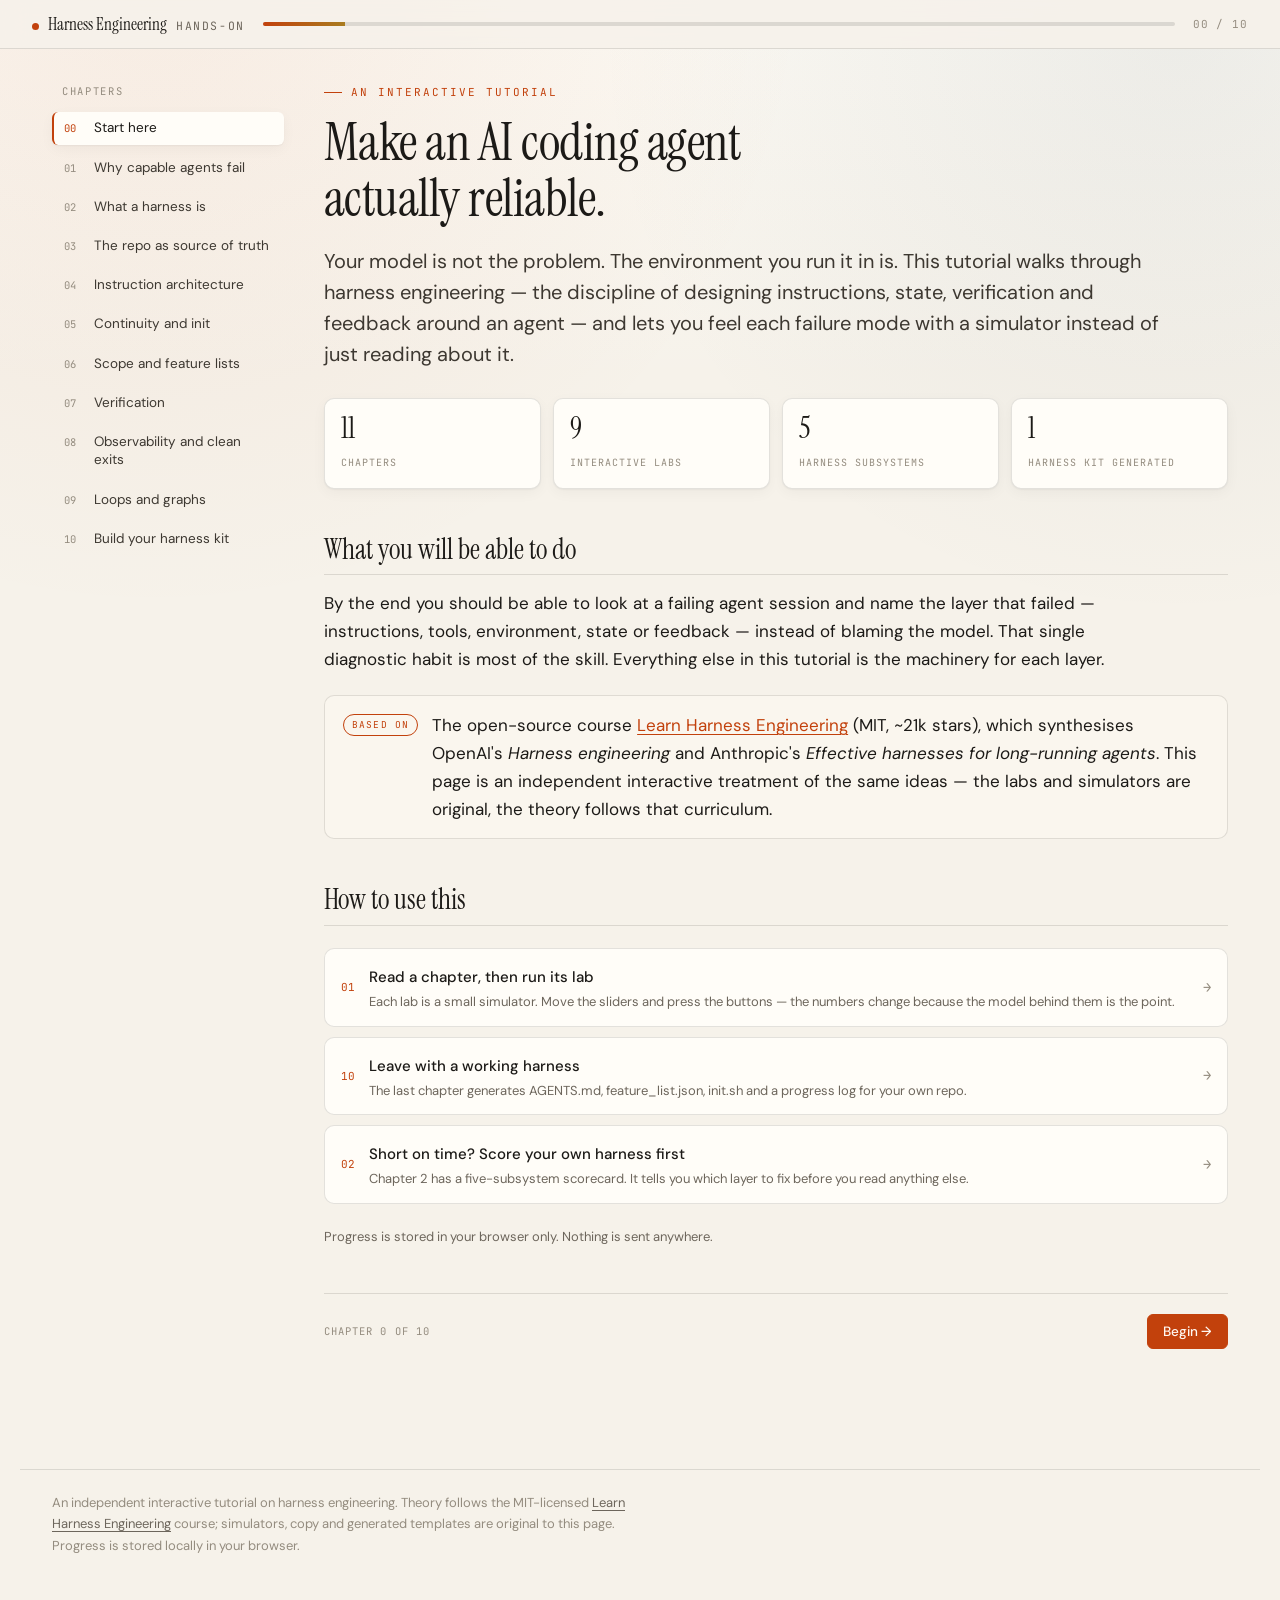
<file: index.html>
<!DOCTYPE html>
<html lang="en">
<head>
<meta charset="UTF-8">
<meta name="viewport" content="width=device-width, initial-scale=1.0">
<title>Harness Engineering, Hands-On — an interactive tutorial</title>
<meta name="description" content="A hands-on, interactive tutorial on harness engineering: why capable AI coding agents still fail, and how to build the instructions, state, verification and feedback systems that make them reliable.">
<link rel="preconnect" href="https://fonts.googleapis.com">
<link rel="preconnect" href="https://fonts.gstatic.com" crossorigin>
<link href="https://fonts.googleapis.com/css2?family=Instrument+Serif:ital@0;1&family=DM+Sans:ital,opsz,wght@0,9..40,300..700;1,9..40,400&family=JetBrains+Mono:wght@400;500&display=swap" rel="stylesheet">
<link rel="stylesheet" href="assets/style.css">
<link rel="icon" href="data:image/svg+xml,<svg xmlns='http://www.w3.org/2000/svg' viewBox='0 0 32 32'><rect width='32' height='32' rx='7' fill='%23f6f2ea'/><path d='M8 22V10m0 6h8m0-6v12' stroke='%23c2410c' stroke-width='3' fill='none' stroke-linecap='square'/></svg>">
</head>
<body>

<header class="topbar">
  <a class="brand" href="#/ch-0" style="text-decoration:none"><span class="dot"></span><b>Harness Engineering</b> hands-on</a>
  <div class="progress-rail"><i id="progressFill"></i></div>
  <div class="topbar-meta" id="chapterCounter">01 / 11</div>
</header>

<div class="shell">

  <nav class="sidenav" aria-label="Chapters">
    <p class="sidenav-title">Chapters</p>
    <ol id="chapterList">
      <li><a href="#/ch-0"  data-ch="ch-0"><span class="num">00</span><span>Start here</span></a></li>
      <li><a href="#/ch-1"  data-ch="ch-1"><span class="num">01</span><span>Why capable agents fail</span></a></li>
      <li><a href="#/ch-2"  data-ch="ch-2"><span class="num">02</span><span>What a harness is</span></a></li>
      <li><a href="#/ch-3"  data-ch="ch-3"><span class="num">03</span><span>The repo as source of truth</span></a></li>
      <li><a href="#/ch-4"  data-ch="ch-4"><span class="num">04</span><span>Instruction architecture</span></a></li>
      <li><a href="#/ch-5"  data-ch="ch-5"><span class="num">05</span><span>Continuity and init</span></a></li>
      <li><a href="#/ch-6"  data-ch="ch-6"><span class="num">06</span><span>Scope and feature lists</span></a></li>
      <li><a href="#/ch-7"  data-ch="ch-7"><span class="num">07</span><span>Verification</span></a></li>
      <li><a href="#/ch-8"  data-ch="ch-8"><span class="num">08</span><span>Observability and clean exits</span></a></li>
      <li><a href="#/ch-9"  data-ch="ch-9"><span class="num">09</span><span>Loops and graphs</span></a></li>
      <li><a href="#/ch-10" data-ch="ch-10"><span class="num">10</span><span>Build your harness kit</span></a></li>
    </ol>
  </nav>

  <main>

  <!-- ============================ CH 0 ============================ -->
  <section class="chapter" id="ch-0">
    <p class="eyebrow">An interactive tutorial</p>
    <h1>Make an AI coding agent actually reliable.</h1>
    <p class="lede">Your model is not the problem. The environment you run it in is. This tutorial walks through harness engineering — the discipline of designing instructions, state, verification and feedback around an agent — and lets you feel each failure mode with a simulator instead of just reading about it.</p>

    <div class="hero-grid">
      <div class="stat"><span class="n">11</span><span class="k">chapters</span></div>
      <div class="stat"><span class="n">9</span><span class="k">interactive labs</span></div>
      <div class="stat"><span class="n">5</span><span class="k">harness subsystems</span></div>
      <div class="stat"><span class="n">1</span><span class="k">harness kit generated</span></div>
    </div>

    <h2>What you will be able to do</h2>
    <p>By the end you should be able to look at a failing agent session and name the layer that failed — instructions, tools, environment, state or feedback — instead of blaming the model. That single diagnostic habit is most of the skill. Everything else in this tutorial is the machinery for each layer.</p>

    <div class="callout">
      <span class="tag">Based on</span>
      <p>The open-source course <a href="https://github.com/walkinglabs/learn-harness-engineering" target="_blank" rel="noopener">Learn Harness Engineering</a> (MIT, ~21k stars), which synthesises OpenAI's <em>Harness engineering</em> and Anthropic's <em>Effective harnesses for long-running agents</em>. This page is an independent interactive treatment of the same ideas — the labs and simulators are original, the theory follows that curriculum.</p>
    </div>

    <h2>How to use this</h2>
    <div class="path-list">
      <a class="path-item" href="#/ch-1"><span class="pi-n">01</span><span><span class="pi-t">Read a chapter, then run its lab</span><span class="pi-d">Each lab is a small simulator. Move the sliders and press the buttons — the numbers change because the model behind them is the point.</span></span><span class="pi-go">&rarr;</span></a>
      <a class="path-item" href="#/ch-10"><span class="pi-n">10</span><span><span class="pi-t">Leave with a working harness</span><span class="pi-d">The last chapter generates AGENTS.md, feature_list.json, init.sh and a progress log for your own repo.</span></span><span class="pi-go">&rarr;</span></a>
      <a class="path-item" href="#/ch-2"><span class="pi-n">02</span><span><span class="pi-t">Short on time? Score your own harness first</span><span class="pi-d">Chapter 2 has a five-subsystem scorecard. It tells you which layer to fix before you read anything else.</span></span><span class="pi-go">&rarr;</span></a>
    </div>

    <p class="small">Progress is stored in your browser only. Nothing is sent anywhere.</p>

    <div class="chapter-nav">
      <span class="hint">Chapter 0 of 10</span>
      <button class="btn primary" data-next="ch-1">Begin &rarr;</button>
    </div>
  </section>

  <!-- ============================ CH 1 ============================ -->
  <section class="chapter" id="ch-1">
    <p class="eyebrow">Chapter 01 &middot; Diagnosis</p>
    <h1>Strong models don't mean reliable execution.</h1>
    <p class="lede">Claude Sonnet 4.5 scored 77.2% on SWE-bench Verified in September 2025. Then you hand the same model your actual repo — vague ticket, no tests, conventions that live in a Slack thread — and it confidently ships something broken.</p>

    <p>That gap has a name: the <strong>capability gap</strong>. Benchmarks hand the agent a clean issue description, an existing test suite and a working environment. Real work asks it to invent all three. The model didn't get worse between the benchmark and your repo; the harness did.</p>

    <p>The cleanest evidence comes from Anthropic, who ran the same prompt — "build a 2D retro game editor" — on the same model (Opus 4.5) under two different harnesses:</p>

    <div class="table-wrap">
      <table>
        <thead><tr><th>Run</th><th>Harness</th><th class="num">Time</th><th class="num">Cost</th><th>Outcome</th></tr></thead>
        <tbody>
          <tr><td>Bare</td><td>Single prompt, no planner, no evaluator</td><td class="num">20 min</td><td class="num">$9</td><td>App opened; entities ignored input</td></tr>
          <tr><td>Harnessed</td><td>Planner / generator / evaluator split</td><td class="num">6 h</td><td class="num">$200</td><td>Core loop playable; unfinished edges</td></tr>
        </tbody>
      </table>
    </div>

    <p>Same weights. Different tack. OpenAI's harness engineering write-up is blunter still: in a well-harnessed repository Codex goes from <em>unreliable</em> to <em>reliable</em> — not "a bit better", but a qualitative jump.</p>

    <h2>The five ways sessions actually fail</h2>
    <p>Almost every bad agent session is one of these. Learn to recognise them and you have a triage list, not a mystery.</p>

    <ul>
      <li><strong>Vague requirements.</strong> "Add a search feature" — search what, ranked how, paginated? The agent guesses. A wrong guess costs several times more than the sentence that would have prevented it.</li>
      <li><strong>Unwritten conventions.</strong> Your team is on SQLAlchemy 2.0; every endpoint must pass OAuth 2.0. The agent has never seen that rule, so it cannot comply.</li>
      <li><strong>Broken environment.</strong> Missing dependencies and version conflicts burn context on <code>pip install</code> errors instead of the task.</li>
      <li><strong>No verification.</strong> Nothing executable says what "done" means, so the agent uses its own standard: "the code looks fine." Anthropic also observed <em>context anxiety</em> — as the window fills, agents rush, skip verification and pick the easy solution.</li>
      <li><strong>Cross-session amnesia.</strong> Every new session re-explores the repo and re-litigates decisions. Failure rates spike sharply on tasks longer than about 30 minutes.</li>
    </ul>

    <div class="callout">
      <span class="tag">Principle</span>
      <p>When something fails, don't swap the model first — check the harness. If the same model succeeds on a similar, well-structured task, the weights are fine and the environment is not.</p>
    </div>

    <h2>Lab 01 — Triage a failed session</h2>
    <div class="lab" data-lab="lab-1">
      <div class="lab-head">
        <span class="lab-label">Lab <span>01</span> &middot; Failure triage</span>
        <span class="lab-status" data-status>not started</span>
      </div>
      <div class="lab-body">
        <p>Pick the symptom you have actually seen. Each one maps to a specific harness layer and a specific fix — that mapping is the whole diagnostic method.</p>
        <div class="chips" id="triageChips">
          <button class="chip" data-symptom="done">"It said done. It wasn't."</button>
          <button class="chip" data-symptom="rediscover">"It re-explores the repo every session"</button>
          <button class="chip" data-symptom="conventions">"It ignores our conventions"</button>
          <button class="chip" data-symptom="overreach">"It rewrote 12 files at once"</button>
          <button class="chip" data-symptom="guessing">"It keeps guessing when tests fail"</button>
        </div>
        <div class="diag" id="triageOut"></div>
      </div>
    </div>

    <h2>The habit to build</h2>
    <p>Attribute every failure to a layer before you change anything: was the task unclear, was context missing, was the environment broken, was there no verification, or was state lost? Anthropic's own diagnostic loop is exactly this — execute, observe the failure, attribute it to a layer, fix that layer, re-execute. You will find "the model isn't good enough" appearing in your notes less and less.</p>

    <div class="chapter-nav">
      <button class="btn" data-prev="ch-0">&larr; Back</button>
      <span class="hint">Chapter 1 of 10</span>
      <button class="btn primary" data-next="ch-2">Next &rarr;</button>
    </div>
  </section>

  <!-- ============================ CH 2 ============================ -->
  <section class="chapter" id="ch-2">
    <p class="eyebrow">Chapter 02 &middot; Definition</p>
    <h1>A prompt file is not a harness.</h1>
    <p class="lede">People say "harness" and mean "the system prompt I wrote." That is one of five subsystems. The other four are where most reliability actually comes from.</p>

    <p>The analogy that makes it click: a new engineer joins your project with no README, no comments, nobody to ask, and CI config buried somewhere. Smart people still struggle — they spend their day working out what the project <em>is</em> instead of solving the problem. An agent has it worse: it can only see the files you put in front of it and the commands it can run.</p>

    <h2>The five subsystems</h2>
    <div class="table-wrap">
      <table>
        <thead><tr><th>Subsystem</th><th>What it carries</th><th>Typical artefacts</th></tr></thead>
        <tbody>
          <tr><td><strong>Instructions</strong></td><td>Rules, conventions, definition of done</td><td><code>AGENTS.md</code>, <code>CLAUDE.md</code>, <code>docs/</code></td></tr>
          <tr><td><strong>Tools</strong></td><td>What the agent can actually do</td><td>shell, test runner, linters, MCP servers, scripts</td></tr>
          <tr><td><strong>Environment</strong></td><td>A runnable, isolated place to work</td><td><code>init.sh</code>, lockfiles, containers, git worktrees</td></tr>
          <tr><td><strong>State</strong></td><td>What is done, why, and what is next</td><td><code>feature_list.json</code>, progress log, git history</td></tr>
          <tr><td><strong>Feedback</strong></td><td>Evidence of what actually happened</td><td>tests, type checks, e2e runs, traces, logs</td></tr>
        </tbody>
      </table>
    </div>

    <p>Three habits separate a real harness from a prompt dump. <strong>Give a map, not a manual</strong> — <code>AGENTS.md</code> is a directory page around 100 lines long, not an encyclopaedia. <strong>Constrain, don't micromanage</strong> — enforce invariants and let the agent choose the implementation. And <strong>remove one at a time and watch</strong> — delete a subsystem, see how much performance drops, and you learn which parts are actually load-bearing today.</p>

    <div class="callout">
      <span class="tag">Two anchors</span>
      <p>OpenAI frames the core principle as "the repo <em>is</em> the spec." Anthropic frames it as state persistence and explicit recovery paths. Different words, same claim: everything outside the model weights decides how much of the model's capability gets realised.</p>
    </div>

    <h2>Lab 02 — Score your own harness</h2>
    <div class="lab" data-lab="lab-2">
      <div class="lab-head">
        <span class="lab-label">Lab <span>02</span> &middot; Five-subsystem scorecard</span>
        <span class="lab-status" data-status>not started</span>
      </div>
      <div class="lab-body">
        <p>Rate the repo you use an agent on most often. 0 = does not exist, 4 = solid and maintained. The verdict is driven by your weakest link, not your average — that is how reliability actually behaves.</p>
        <div id="scorecard"></div>
        <div class="score-line">
          <span class="big" id="sc-score">—</span>
          <span class="of">/ 20</span>
          <span class="verdict" id="sc-verdict">Move the sliders to score your harness.</span>
        </div>
      </div>
    </div>

    <h2>Why the weakest link wins</h2>
    <p>A harness is a chain. A brilliant instruction file cannot rescue an agent that cannot run the tests; a perfect test suite does nothing if the agent never learns what state it is in. That is why the scorecard reports the minimum rather than the mean: your session quality is set by whichever subsystem you have neglected, and adding strength anywhere else is mostly wasted effort until you fix it.</p>

    <div class="chapter-nav">
      <button class="btn" data-prev="ch-1">&larr; Back</button>
      <span class="hint">Chapter 2 of 10</span>
      <button class="btn primary" data-next="ch-3">Next &rarr;</button>
    </div>
  </section>

  <!-- ============================ CH 3 ============================ -->
  <section class="chapter" id="ch-3">
    <p class="eyebrow">Chapter 03 &middot; Instructions</p>
    <h1>If it isn't in the repo, it doesn't exist.</h1>
    <p class="lede">An agent has three inputs: the task description, the contents of the repository, and the output of commands it runs. Slack, Jira, Confluence and the architecture decision you made on Friday are all invisible to it.</p>

    <p>This is not a "write more documentation" problem. It is a "put the decision where it will be needed" problem. A 50-line <code>ARCHITECTURE.md</code> inside <code>src/api/</code> beats a 500-page Confluence space nobody maintains, because information only helps at the moment it is in front of the reader. Proximity beats length.</p>

    <h2>The fresh-session test</h2>
    <p>You can measure whether your map is good enough in one move: open a brand-new session, give it nothing but the repository, and see whether it can answer five questions without asking you anything.</p>

    <div class="table-wrap">
      <table>
        <thead><tr><th>Question</th><th>Where the answer must live</th></tr></thead>
        <tbody>
          <tr><td>What is this system?</td><td><code>README.md</code> / <code>AGENTS.md</code></td></tr>
          <tr><td>How is it organised?</td><td><code>ARCHITECTURE.md</code>, module docs</td></tr>
          <tr><td>How do I run it?</td><td><code>init.sh</code>, <code>Makefile</code>, package scripts</td></tr>
          <tr><td>How do I verify it?</td><td>test / lint / typecheck commands</td></tr>
          <tr><td>Where are we now?</td><td><code>feature_list.json</code>, progress log, <code>git log</code></td></tr>
        </tbody>
      </table>
    </div>

    <h2>Lab 03 — Run the fresh-session test</h2>
    <div class="lab" data-lab="lab-3">
      <div class="lab-head">
        <span class="lab-label">Lab <span>03</span> &middot; Fresh-session test</span>
        <span class="lab-status" data-status>not started</span>
      </div>
      <div class="lab-body">
        <p>Answer for your own repo. Be honest about "not sure" — for an agent, "not sure" and "no" are the same thing.</p>
        <div class="checklist" id="fsList"></div>
        <div class="score-line">
          <span class="big" id="fs-score">—</span>
          <span class="of">/ 5</span>
          <span class="verdict" id="fs-verdict">Answer the five questions.</span>
        </div>
      </div>
    </div>

    <div class="callout warn">
      <span class="tag">Cost of a miss</span>
      <p>Every question the agent cannot answer from the repo becomes exploration time at the start of every single session — and exploration is where inconsistent decisions get made. The fix is a file, not a better model.</p>
    </div>

    <div class="chapter-nav">
      <button class="btn" data-prev="ch-2">&larr; Back</button>
      <span class="hint">Chapter 3 of 10</span>
      <button class="btn primary" data-next="ch-4">Next &rarr;</button>
    </div>
  </section>

  <!-- ============================ CH 4 ============================ -->
  <section class="chapter" id="ch-4">
    <p class="eyebrow">Chapter 04 &middot; Instructions</p>
    <h1>Your 600-line instruction file is hurting the agent.</h1>
    <p class="lede">It started at 40 lines. Every mistake added a rule. Three months later a simple bug fix means reading deployment notes, six style opinions and a lesson from a WebSocket leak — and the security rule on line 300 gets ignored.</p>

    <p>Four things go wrong at once. <strong>Context budget</strong> disappears: a 600-line file can eat 10–20k tokens, 8–15% of a 128k window, before the agent reads a single source file. <strong>Position matters</strong>: Liu et al. (2023) showed models use information in the middle of a long context far less reliably than information at the start or end. <strong>Priority flattens</strong>: "never use <code>eval()</code>", "prefer functional style" and "watch for that leak" all look identical in a list. And <strong>files only grow</strong>, because deleting a rule feels riskier than adding one.</p>

    <div class="blockquote">
      <p>The fix is architectural: a short entry file that routes, plus detail that is revealed on demand. 50–200 lines at the root; everything else behind a link the agent follows only when the task needs it.</p>
    </div>

    <h2>Lab 04a — Spend a context window</h2>
    <div class="lab" data-lab="lab-4a">
      <div class="lab-head">
        <span class="lab-label">Lab <span>04a</span> &middot; Context budget simulator</span>
        <span class="lab-status" data-status>not started</span>
      </div>
      <div class="lab-body">
        <p>A 200,000-token window, a task that needs real source files, and tool output you cannot avoid. Move the sliders and watch what is left for thinking.</p>

        <div class="field">
          <div class="field-head"><label for="cb-lines">Instruction file length</label><span class="val" id="cb-lines-v">600 lines</span></div>
          <input type="range" id="cb-lines" min="20" max="600" step="10" value="600">
        </div>
        <div class="field">
          <div class="field-head"><label for="cb-files">Source files the task needs</label><span class="val" id="cb-files-v">24 files</span></div>
          <input type="range" id="cb-files" min="2" max="60" step="1" value="24">
        </div>
        <div class="chips" id="cb-mode">
          <button class="chip on" data-mode="mono">One giant AGENTS.md</button>
          <button class="chip" data-mode="routed">Entry file + on-demand docs</button>
        </div>

        <div class="svg-wrap" style="padding:16px">
          <div id="cb-bar" style="display:flex;height:34px;border-radius:6px;overflow:hidden;border:1px solid var(--rule);font-family:var(--font-mono);font-size:10px;color:#fff"></div>
          <div id="cb-legend" style="display:flex;flex-wrap:wrap;gap:14px;margin-top:10px;font-family:var(--font-mono);font-size:10.5px;color:var(--ink-dim)"></div>
        </div>

        <div id="cb-warn" style="margin-top:14px"></div>
      </div>
    </div>

    <h2>Lab 04b — Where do you put the rule that matters?</h2>
    <div class="lab" data-lab="lab-4b">
      <div class="lab-head">
        <span class="lab-label">Lab <span>04b</span> &middot; Position and recall</span>
        <span class="lab-status" data-status>not started</span>
      </div>
      <div class="lab-body">
        <p>Drag your non-negotiable security rule through the instruction file. The curve is the shape of the <em>lost in the middle</em> effect: strong at the edges, weak in the middle. It is illustrative, not a measurement of your model.</p>

        <div class="field">
          <div class="field-head"><label for="att-pos">Rule position in the file</label><span class="val" id="att-pos-v">line 300 of 600</span></div>
          <input type="range" id="att-pos" min="1" max="100" step="1" value="50">
        </div>

        <div class="svg-wrap">
          <svg id="att-curve" viewBox="0 0 600 190" role="img" aria-label="Attention recall curve across the context window"></svg>
        </div>
        <div id="att-verdict" style="margin-top:14px"></div>
      </div>
    </div>

    <h2>The rule of thumb</h2>
    <p>Keep the entry file under about 200 lines and hold it to hard constraints, a startup workflow, and the definition of done. Push everything else — API conventions, database rules, deployment notes — into topic files the agent opens only when the task calls for them. Then audit quarterly and delete what no longer earns its place.</p>

    <div class="chapter-nav">
      <button class="btn" data-prev="ch-3">&larr; Back</button>
      <span class="hint">Chapter 4 of 10</span>
      <button class="btn primary" data-next="ch-5">Next &rarr;</button>
    </div>
  </section>

  <!-- ============================ CH 5 ============================ -->
  <section class="chapter" id="ch-5">
    <p class="eyebrow">Chapter 05 &middot; State</p>
    <h1>Sessions end. Understanding doesn't have to.</h1>
    <p class="lede">The agent runs 30 minutes, gets most of a feature done, and runs out of context. The next session remembers none of it: not the decisions, not which files changed, not what the tests said.</p>

    <p>Bigger windows do not fix this. The information an agent produces is not uniformly valuable: intermediate reasoning carries the <em>why</em> — why option A beat option B, why that library, why this shortcut — and the final output only carries the <em>what</em>. Compaction keeps the code and drops the reasoning, so the next session sees the artefact and "optimises" away a decision that was deliberate.</p>

    <p>Worse, agents know when the window is filling. Anthropic describes <em>context anxiety</em>: as the budget tightens, the agent rushes the finish, skips verification and takes the simple path. A harness that never leaves a written handoff guarantees that every session is somebody's first day.</p>

    <h2>What a handoff actually contains</h2>
    <div class="table-wrap">
      <table>
        <thead><tr><th>Artefact</th><th>Answers</th></tr></thead>
        <tbody>
          <tr><td><code>feature_list.json</code></td><td>What is done, what is active, what is blocked — with the command that proves it</td></tr>
          <tr><td><code>progress.md</code></td><td>What happened last session, what is verified, what is next</td></tr>
          <tr><td>Decision notes</td><td>Why this approach and not the obvious one</td></tr>
          <tr><td>Git checkpoint</td><td>The exact repository state to start from</td></tr>
          <tr><td><code>init.sh</code></td><td>The one command that makes the environment trustworthy again</td></tr>
        </tbody>
      </table>
    </div>

    <p>Initialisation deserves its own phase, not a corner of the feature work. Implementation maximises verified features; initialisation maximises the reliability of everything that follows. Mixed together, the agent does what is visible — it writes code — and skips what is invisible — verifying that the test framework works. The cost lands in session two, when nobody can run anything.</p>

    <h2>Lab 05 — Run three sessions, twice</h2>
    <div class="lab" data-lab="lab-5">
      <div class="lab-head">
        <span class="lab-label">Lab <span>05</span> &middot; Session replay</span>
        <span class="lab-status" data-status>not started</span>
      </div>
      <div class="lab-body">
        <p>One feature, three sessions, two harnesses. The bare column has no progress file and no init phase. The harnessed column writes state and rehydrates in two minutes. Watch where the minutes go.</p>

        <div class="sim-grid">
          <div class="sim-col bare">
            <h5>Bare — no state, no init</h5>
            <div class="sim-bar"><i id="sim-bare-bar"></i></div>
            <div class="sim-log" id="sim-bare-log"></div>
            <div class="sim-totals"><span>elapsed <b id="sim-bare-time">0 min</b></span><span>wasted <b id="sim-bare-waste">0 min</b></span></div>
          </div>
          <div class="sim-col harnessed">
            <h5>Harnessed — progress + init.sh</h5>
            <div class="sim-bar"><i id="sim-h-bar"></i></div>
            <div class="sim-log" id="sim-h-log"></div>
            <div class="sim-totals"><span>elapsed <b id="sim-h-time">0 min</b></span><span>wasted <b id="sim-h-waste">0 min</b></span></div>
          </div>
        </div>

        <div class="btn-row">
          <button class="btn primary" id="sim-run">Run the experiment</button>
          <button class="btn ghost" id="sim-reset">Reset</button>
        </div>
        <div id="sim-note" style="margin-top:16px"></div>
      </div>
    </div>

    <div class="chapter-nav">
      <button class="btn" data-prev="ch-4">&larr; Back</button>
      <span class="hint">Chapter 5 of 10</span>
      <button class="btn primary" data-next="ch-6">Next &rarr;</button>
    </div>
  </section>

  <!-- ============================ CH 6 ============================ -->
  <section class="chapter" id="ch-6">
    <p class="eyebrow">Chapter 06 &middot; Scope</p>
    <h1>One feature at a time, or nothing finishes.</h1>
    <p class="lede">Ask for "user authentication" and you get a schema change, routes, a mail service, bcrypt, a refactored error middleware and a reorganised test directory. Twelve files, 800 lines, nothing working end to end.</p>

    <p>This is arithmetic, not personality. Give the agent context capacity $$C$$ and let it activate $$k$$ tasks at once: each task gets $$C/k$$. Once $$C/k$$ drops below what a single task needs to be reasoned about and verified, none of them finish. The agent did not get dumber — you divided its attention.</p>

    <div class="callout">
      <span class="tag">WIP = 1</span>
      <p>Pick exactly one item, implement it, run end-to-end verification, commit, update the list, unlock the next. Anthropic's long-running-agent guidance is explicit: one feature at a time, verified and recorded before moving on.</p>
    </div>

    <h2>Lab 06a — Divide the attention budget</h2>
    <div class="lab" data-lab="lab-6a">
      <div class="lab-head">
        <span class="lab-label">Lab <span>06a</span> &middot; WIP calculator</span>
        <span class="lab-status" data-status>not started</span>
      </div>
      <div class="lab-body">
        <p>Assume 100 units of usable reasoning budget for the session and a threshold of 40 units to finish one task properly.</p>
        <div class="field">
          <div class="field-head"><label for="wip">Tasks in flight</label><span class="val" id="wip-v">4</span></div>
          <input type="range" id="wip" min="1" max="8" step="1" value="4">
        </div>
        <div id="wip-bars"></div>
        <div id="wip-verdict" style="margin-top:14px"></div>
      </div>
    </div>

    <h2>Lab 06b — Build a feature list that means something</h2>
    <div class="lab" data-lab="lab-6b">
      <div class="lab-head">
        <span class="lab-label">Lab <span>06b</span> &middot; Feature list builder</span>
        <span class="lab-status" data-status>not started</span>
      </div>
      <div class="lab-body">
        <p>A feature row needs three things to be usable: the <strong>user-visible behaviour</strong>, the <strong>exact verification</strong> that proves it, and a <strong>state</strong>. A row missing the verification is a wish. Add rows and watch the JSON and the validator respond.</p>

        <div style="overflow-x:auto">
          <table class="feat-editor">
            <thead><tr><th style="width:32%">Title</th><th style="width:40%">User-visible behaviour</th><th style="width:28%">Verification command</th><th style="width:14%">State</th><th></th></tr></thead>
            <tbody id="feat-rows"></tbody>
          </table>
        </div>
        <div class="btn-row">
          <button class="btn small" id="feat-add">+ Add feature</button>
          <button class="btn small ghost" id="feat-copy">Copy JSON</button>
          <button class="btn small ghost" id="feat-dl">Download</button>
        </div>
        <div id="feat-warn" style="margin-top:14px"></div>
        <pre class="kit-out" id="feat-json" style="margin-top:14px;max-height:280px;border-radius:var(--r-sm)"></pre>
      </div>
    </div>

    <p>Notice what the list is doing structurally: the scheduler reads it to choose work, the verifier reads it to decide whether the work passed, and the handoff writer reads it to summarise. It is not a memo for humans — it is the shared data structure the whole harness runs on. Which is why it has to live in the repo as machine-readable state, not in a chat transcript.</p>

    <div class="chapter-nav">
      <button class="btn" data-prev="ch-5">&larr; Back</button>
      <span class="hint">Chapter 6 of 10</span>
      <button class="btn primary" data-next="ch-7">Next &rarr;</button>
    </div>
  </section>

  <!-- ============================ CH 7 ============================ -->
  <section class="chapter" id="ch-7">
    <p class="eyebrow">Chapter 07 &middot; Feedback</p>
    <h1>&ldquo;Done&rdquo; is a claim. Evidence is a fact.</h1>
    <p class="lede">Modern neural networks are systematically overconfident — reported confidence runs above actual accuracy, as Guo et al. showed in 2017. An agent that feels finished is reporting a feeling.</p>

    <p>Unit tests have a designed blind spot: they isolate. Mock the dependency, test the unit, and every module passes while the system is broken. Four classes of defect survive a green unit suite:</p>

    <ul>
      <li><strong>Interface mismatch</strong> — the renderer passes a relative path, the preload script expects absolute. Both sides mock, both pass.</li>
      <li><strong>State propagation</strong> — a migration changes the schema; an ORM cache still holds old-shaped entries.</li>
      <li><strong>Resource lifecycle</strong> — file handles and connections acquired across components, released by none.</li>
      <li><strong>Environment dependency</strong> — correct against mocks, wrong against real config, latency or an unavailable service.</li>
    </ul>

    <p>End-to-end verification does something subtler than catching bugs: it changes how the agent writes code. When the agent knows a full flow will be executed, it starts asking how its interface connects upstream, respects architectural boundaries, and handles error paths. The test is not only a filter, it is a constraint on the shape of the solution.</p>

    <h2>Lab 07 — Try to ship a broken feature</h2>
    <div class="lab" data-lab="lab-7">
      <div class="lab-head">
        <span class="lab-label">Lab <span>07</span> &middot; The termination gate</span>
        <span class="lab-status" data-status>not started</span>
      </div>
      <div class="lab-body">
        <p>Feature: <strong>password reset</strong>. The agent has written the schema change, the endpoint, the email template and the tests. It says: <em>"It's done."</em> Run the three gates in order — or skip one and ship.</p>

        <div class="chips">
          <button class="chip" id="gate-lint">1. Run lint &amp; typecheck</button>
          <button class="chip" id="gate-test">2. Run the test suite</button>
          <button class="chip" id="gate-e2e">3. Run the full user flow</button>
          <button class="chip" id="gate-ship">Ship it now</button>
        </div>
        <pre class="console" id="gate-console"><span class="ln dim">$ waiting for a gate to run…</span></pre>
        <div id="gate-verdict"></div>
      </div>
    </div>

    <div class="callout warn">
      <span class="tag">The pattern</span>
      <p>Lint passes. Twelve unit tests pass. The feature is still broken in three ways that only appear when the flow runs. If your definition of done stops at "tests are green", you have automated the exact gap the agent is worst at.</p>
    </div>

    <p>The fix is structural: separate the agent that does the work from the agent that checks it. Anthropic's finding is that agents praise their own output; a checker with its own rubric and its own evidence requirement does not. Then require the evidence to be recorded — not summarised as "looks good", but as the command that ran and the output it produced.</p>

    <div class="chapter-nav">
      <button class="btn" data-prev="ch-6">&larr; Back</button>
      <span class="hint">Chapter 7 of 10</span>
      <button class="btn primary" data-next="ch-8">Next &rarr;</button>
    </div>
  </section>

  <!-- ============================ CH 8 ============================ -->
  <section class="chapter" id="ch-8">
    <p class="eyebrow">Chapter 08 &middot; Feedback</p>
    <h1>If you can't see it run, you're guessing.</h1>
    <p class="lede">Code review shows what was written. Traces show what actually ran. Without the second, every retry is a random walk and every evaluation is a matter of taste.</p>

    <p>Four costs arrive together when a harness has no observability. You cannot distinguish <em>correct</em> from <em>looks correct</em>. Evaluation becomes mysticism, because two evaluators with implicit standards disagree and neither can say why. Retries become blind, so the agent "fixes" unrelated code while the real cause sits untouched. And the handoff cliff gets steeper, because the next session must diagnose the system from scratch.</p>

    <div class="table-wrap">
      <table>
        <thead><tr><th></th><th>Without observability</th><th>With a contract and traces</th></tr></thead>
        <tbody>
          <tr><td>Planner</td><td>"Make the app dark mode"</td><td>Sprint contract: components, per-component criteria, exclusions</td></tr>
          <tr><td>Evaluator</td><td>"Doesn't feel right"</td><td>"Button contrast 2.1:1, WCAG AA needs 4.5:1"</td></tr>
          <tr><td>Retries</td><td>3–4 blind attempts, ~45 min</td><td>One targeted fix, ~15 min</td></tr>
        </tbody>
      </table>
    </div>

    <p>Then there is the end of the session. Lehman's laws say a changing system grows more complex unless you actively manage it, and agents accelerate that: OpenAI observed Codex copying whatever patterns already exist in the repo, good or bad. Left alone, drift compounds. Their team initially reserved Fridays — about 20% of weekly capacity — for cleaning up "AI slop", then replaced it with encoded golden rules, periodic cleanup tasks and rules promoted from documentation into tooling.</p>

    <h2>What "clean state" actually means</h2>
    <ul>
      <li>The build passes, and the next session does not have to fix it first.</li>
      <li>All tests pass, including the ones that existed before this session.</li>
      <li>Verification ran in CI, not just on the author's machine.</li>
      <li>Feature state and progress are updated with evidence.</li>
      <li>Temporary files, debug prints and scaffolding are removed.</li>
      <li>The standard startup path still works from a cold clone.</li>
    </ul>

    <h2>Lab 08 — Grade your last session's exit</h2>
    <div class="lab" data-lab="lab-8">
      <div class="lab-head">
        <span class="lab-label">Lab <span>08</span> &middot; Clean-exit checklist</span>
        <span class="lab-status" data-status>not started</span>
      </div>
      <div class="lab-body">
        <p>Think about the last agent session you ended. Tick what was true when you walked away.</p>
        <div class="checklist" id="exitList"></div>
        <div class="score-line">
          <span class="big" id="exit-score">—</span>
          <span class="of">/ 6</span>
          <span class="verdict" id="exit-verdict">Tick the boxes.</span>
        </div>
      </div>
    </div>

    <div class="chapter-nav">
      <button class="btn" data-prev="ch-7">&larr; Back</button>
      <span class="hint">Chapter 8 of 10</span>
      <button class="btn primary" data-next="ch-9">Next &rarr;</button>
    </div>
  </section>

  <!-- ============================ CH 9 ============================ -->
  <section class="chapter" id="ch-9">
    <p class="eyebrow">Chapter 09 &middot; Automation</p>
    <h1>Stop prompting. Start specifying a stopping condition.</h1>
    <p class="lede">Everything so far assumed you were at the keyboard, typing. Loop engineering is the move from "do this next" to "keep going until this is true" — and the difference is one line.</p>

    <p>In early 2026 Claude Code and Codex independently shipped <code>/goal</code>. You type a terminal state, close the laptop, and the agent analyses, codes, tests, fixes and retries until the condition holds. A loop has exactly three parts: <strong>a goal</strong>, <strong>a way to verify it</strong>, and <strong>a stopping condition</strong>. Without the third you have an agent that either quits early or never quits.</p>

    <h2>Lab 09a — Write a loop, not a prompt</h2>
    <div class="lab" data-lab="lab-9a">
      <div class="lab-head">
        <span class="lab-label">Lab <span>09a</span> &middot; /goal builder</span>
        <span class="lab-status" data-status>not started</span>
      </div>
      <div class="lab-body">
        <p>Fill in the terminal state and the evidence. The command assembles below — and the validator tells you which of the three parts is still missing.</p>
        <div class="grid-2">
          <div class="field"><div class="field-head"><label for="goal-state">End state</label></div><input type="text" id="goal-state" value="the checkout flow completes in staging with the payment sandbox"></div>
          <div class="field"><div class="field-head"><label for="goal-verify">Verification</label></div><input type="text" id="goal-verify" value="npm run test:e2e passes with zero failures"></div>
          <div class="field"><div class="field-head"><label for="goal-stop">Stopping condition</label></div><input type="text" id="goal-stop" value="stop and report if 3 consecutive attempts fail"></div>
          <div class="field"><div class="field-head"><label for="goal-max">Iteration cap</label></div><input type="number" id="goal-max" value="10" min="1" max="100"></div>
        </div>
        <pre class="kit-out" id="goal-out" style="border-radius:var(--r-sm);white-space:pre-wrap"></pre>
        <div class="btn-row"><button class="btn small ghost" id="goal-copy">Copy command</button></div>
        <div id="goal-verdict" style="margin-top:14px"></div>
      </div>
    </div>

    <h2>Lab 09b — When a loop has to become a graph</h2>
    <div class="lab" data-lab="lab-9b">
      <div class="lab-head">
        <span class="lab-label">Lab <span>09b</span> &middot; Loop &rarr; graph</span>
        <span class="lab-status" data-status>not started</span>
      </div>
      <div class="lab-body">
        <p>Step through four stages. Each one adds a capability that a single loop cannot express — and a cost you have to be willing to pay.</p>
        <div class="steps-nav" id="graphSteps">
          <button class="step-pill on" data-step="0">1 &middot; One node</button>
          <button class="step-pill" data-step="1">2 &middot; Fan-out</button>
          <button class="step-pill" data-step="2">3 &middot; Checker</button>
          <button class="step-pill" data-step="3">4 &middot; Rollback</button>
        </div>
        <div class="svg-wrap"><svg id="graph-svg" viewBox="0 0 720 384" role="img" aria-label="Progressive agent graph"></svg></div>
        <p class="step-caption" id="graphCaption"></p>
      </div>
    </div>

    <h2>The four layers are a stack, not a sequence</h2>
    <div class="table-wrap">
      <table>
        <thead><tr><th>Layer</th><th>Shapes</th><th>Answers</th></tr></thead>
        <tbody>
          <tr><td>Prompt engineering</td><td>the instruction</td><td>What do we tell the model?</td></tr>
          <tr><td>Context engineering</td><td>the information</td><td>What should it know before deciding?</td></tr>
          <tr><td>Loop engineering</td><td>the runtime</td><td>How does it iterate until the goal holds?</td></tr>
          <tr><td>Graph engineering</td><td>the system</td><td>How do agents, loops and evaluators compose?</td></tr>
        </tbody>
      </table>
    </div>

    <p>Each layer keeps the one below it. Every node in a graph still carries its own prompt, its own context, its own loop. What the graph adds is routing between them — and a bill. This term arrived in July 2026 through a joke between two engineers that the timeline took seriously; the fact-checking shows the "precursor" article predates the joke by two weeks, and the widely quoted "+18% accuracy, −85% cost" numbers come from an unrelated paper on chemical piping diagrams. The idea is real; most of the numbers around it are not.</p>

    <div class="callout">
      <span class="tag">Decision rule</span>
      <p>Once an agent needs specialisation, parallelism, shared state, verification and recovery at the same time, it has stopped being a loop. Until then, the loop is cheaper — and the orchestration tax is real.</p>
    </div>

    <div class="chapter-nav">
      <button class="btn" data-prev="ch-8">&larr; Back</button>
      <span class="hint">Chapter 9 of 10</span>
      <button class="btn primary" data-next="ch-10">Next &rarr;</button>
    </div>
  </section>

  <!-- ============================ CH 10 ============================ -->
  <section class="chapter" id="ch-10">
    <p class="eyebrow">Chapter 10 &middot; Output</p>
    <h1>Leave with a harness, not notes.</h1>
    <p class="lede">Everything in this tutorial converges on four files in the root of your repository. Fill this in once and you have the minimum viable harness for any project.</p>

    <div class="lab" data-lab="lab-10">
      <div class="lab-head">
        <span class="lab-label">Lab <span>10</span> &middot; Harness kit generator</span>
        <span class="lab-status" data-status>not started</span>
      </div>
      <div class="lab-body">
        <div class="grid-2">
          <div class="field"><div class="field-head"><label for="kit-name">Project name</label></div><input type="text" id="kit-name" value="acme-api"></div>
          <div class="field"><div class="field-head"><label for="kit-stack">Stack</label></div><input type="text" id="kit-stack" value="Python 3.12 / FastAPI / Postgres"></div>
          <div class="field"><div class="field-head"><label for="kit-install">Install command</label></div><input type="text" id="kit-install" value="pip install -e ."></div>
          <div class="field"><div class="field-head"><label for="kit-start">Start command</label></div><input type="text" id="kit-start" value="uvicorn app.main:app --reload"></div>
          <div class="field"><div class="field-head"><label for="kit-lint">Lint / typecheck</label></div><input type="text" id="kit-lint" value="ruff check . && mypy app"></div>
          <div class="field"><div class="field-head"><label for="kit-test">Unit tests</label></div><input type="text" id="kit-test" value="pytest -q"></div>
          <div class="field"><div class="field-head"><label for="kit-e2e">End-to-end check</label></div><input type="text" id="kit-e2e" value="pytest -q tests/e2e"></div>
          <div class="field"><div class="field-head"><label for="kit-feature">First feature</label></div><input type="text" id="kit-feature" value="A user can sign in and see their dashboard"></div>
        </div>

        <div class="kit-tabs" id="kitTabs">
          <button class="kit-tab on" data-file="agents">AGENTS.md</button>
          <button class="kit-tab" data-file="features">feature_list.json</button>
          <button class="kit-tab" data-file="init">init.sh</button>
          <button class="kit-tab" data-file="progress">progress.md</button>
        </div>
        <pre class="kit-out" id="kit-out"></pre>
        <div class="btn-row">
          <button class="btn small primary" id="kit-dl">Download this file</button>
          <button class="btn small ghost" id="kit-copy">Copy</button>
        </div>
      </div>
    </div>

    <h2>Your readiness, so far</h2>
    <div id="finalScore"></div>

    <h2>Where to go next</h2>
    <p>The course this page is based on is genuinely good and much longer than this: 14 lectures, 8 hands-on projects, and reverse-engineered breakdowns of how Claude Code, Codex, Pi and DeepSeek build their own harnesses. It also ships a <code>harness-creator</code> skill that scaffolds a harness inside an existing repo, in 15 languages.</p>
    <ul>
      <li><a href="https://github.com/walkinglabs/learn-harness-engineering" target="_blank" rel="noopener">walkinglabs/learn-harness-engineering</a> — the course repository (MIT)</li>
      <li><a href="https://walkinglabs.github.io/learn-harness-engineering/" target="_blank" rel="noopener">The course site</a> — lectures, projects, templates</li>
      <li><a href="https://openai.com/index/harness-engineering/" target="_blank" rel="noopener">OpenAI: Harness engineering</a> — "the repo is the spec"</li>
      <li><a href="https://www.anthropic.com/engineering/effective-harnesses-for-long-running-agents" target="_blank" rel="noopener">Anthropic: Effective harnesses for long-running agents</a></li>
      <li><a href="https://www.anthropic.com/engineering/harness-design-long-running-apps" target="_blank" rel="noopener">Anthropic: Harness design for long-running application development</a></li>
    </ul>

    <h2>The one thing to keep</h2>
    <div class="blockquote">
      <p>When a session goes wrong, do not reach for a bigger model. Name the layer: instructions, tools, environment, state, feedback. Fix that layer. Repeat.</p>
    </div>

    <div class="chapter-nav">
      <button class="btn" data-prev="ch-9">&larr; Back</button>
      <span class="hint">End of tutorial</span>
      <button class="btn primary" data-ch-link="ch-0">Start again</button>
    </div>
  </section>

  </main>
</div>

<footer class="site-foot">
  <p>An independent interactive tutorial on harness engineering. Theory follows the MIT-licensed <a href="https://github.com/walkinglabs/learn-harness-engineering" target="_blank" rel="noopener">Learn Harness Engineering</a> course; simulators, copy and generated templates are original to this page. Progress is stored locally in your browser.</p>
</footer>

<script src="assets/app.js"></script>
</body>
</html>
</file>
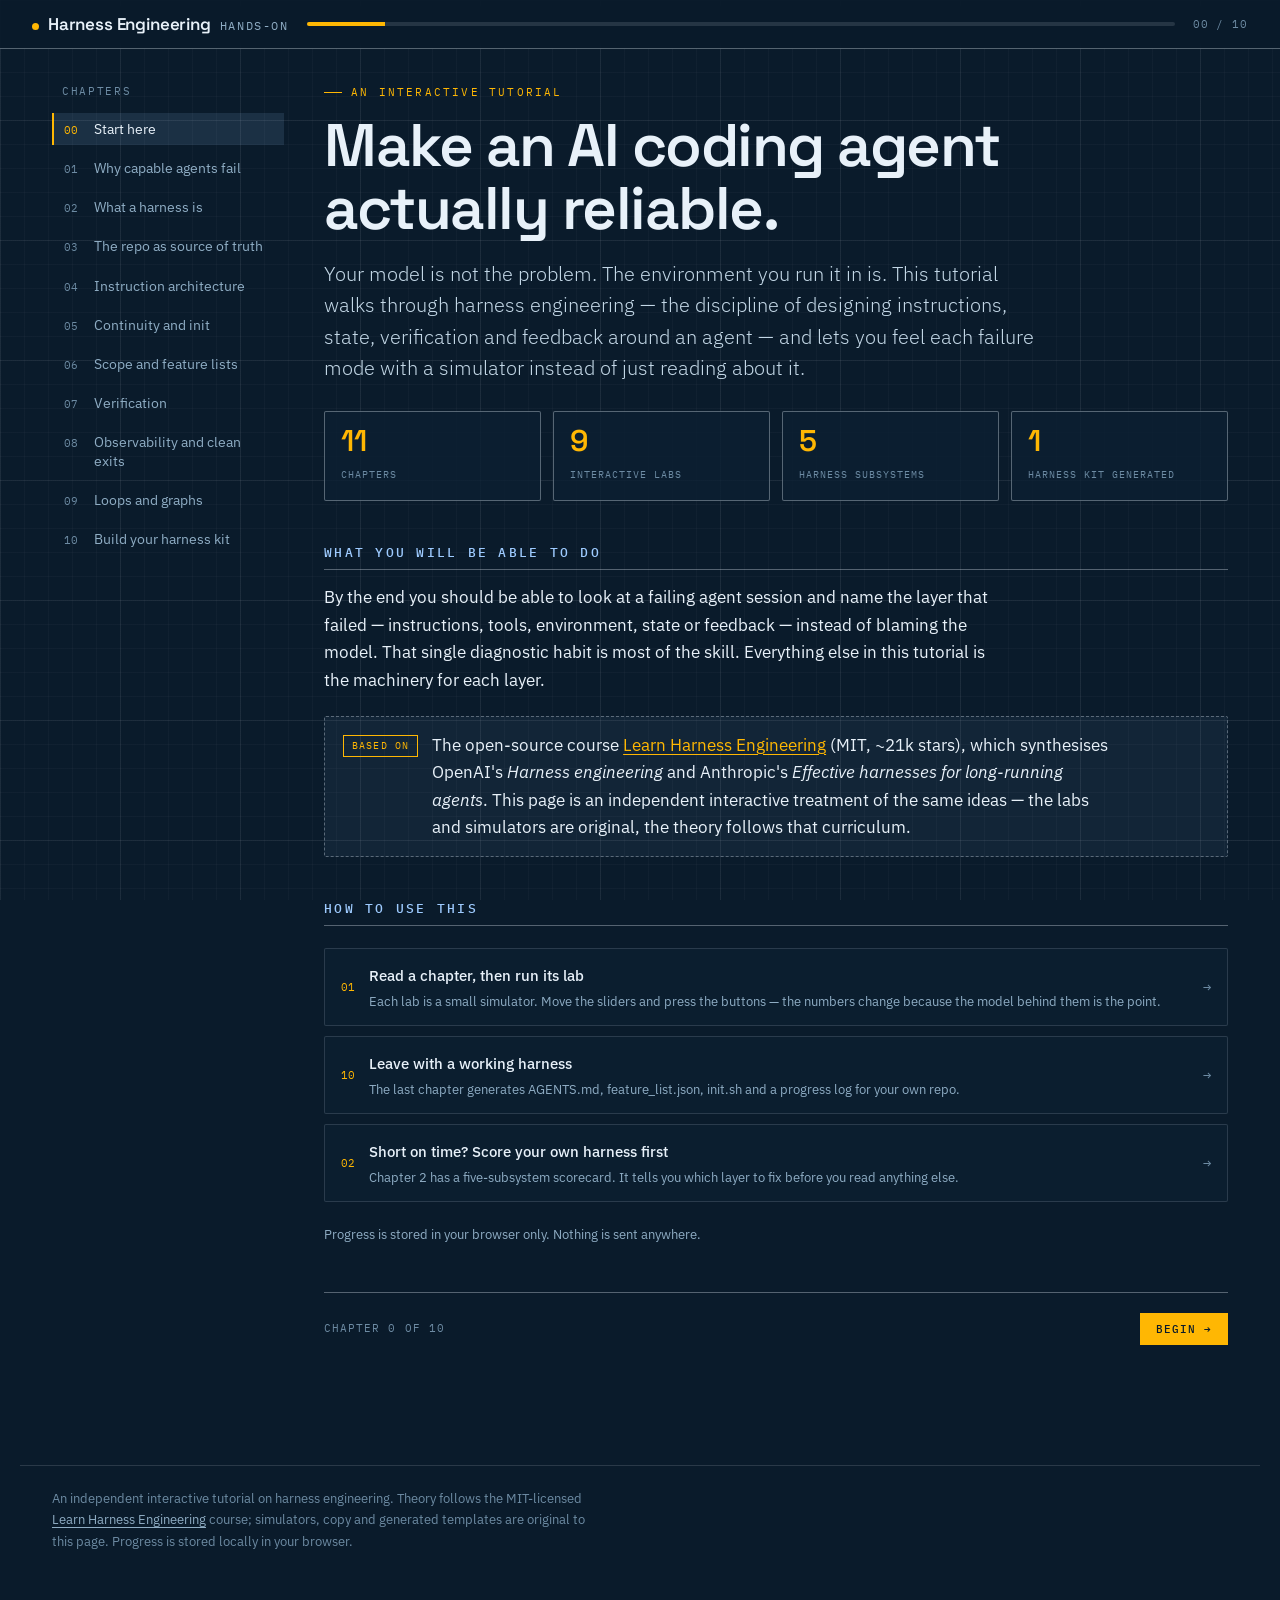
<file: preview-blueprint.html>
<!DOCTYPE html>
<html lang="en">
<head>
<meta charset="UTF-8">
<meta name="viewport" content="width=device-width, initial-scale=1.0">
<title>Harness Engineering, Hands-On — Blueprint</title>
<meta name="description" content="A hands-on, interactive tutorial on harness engineering: why capable AI coding agents still fail, and how to build the instructions, state, verification and feedback systems that make them reliable.">
<link rel="preconnect" href="https://fonts.googleapis.com">
<link rel="preconnect" href="https://fonts.gstatic.com" crossorigin>
<link href="https://fonts.googleapis.com/css2?family=Instrument+Serif:ital@0;1&family=DM+Sans:ital,opsz,wght@0,9..40,300..700;1,9..40,400&family=JetBrains+Mono:wght@400;500&display=swap" rel="stylesheet">
<link rel="stylesheet" href="assets/style.css">
<link rel="stylesheet" href="themes/blueprint.css">
<link rel="icon" href="data:image/svg+xml,<svg xmlns='http://www.w3.org/2000/svg' viewBox='0 0 32 32'><rect width='32' height='32' rx='7' fill='%23f6f2ea'/><path d='M8 22V10m0 6h8m0-6v12' stroke='%23c2410c' stroke-width='3' fill='none' stroke-linecap='square'/></svg>">
</head>
<body>

<header class="topbar">
  <a class="brand" href="index.html#/ch-0" style="text-decoration:none"><span class="dot"></span><b>Harness Engineering</b> hands-on</a>
  <div class="progress-rail"><i id="progressFill"></i></div>
  <div class="topbar-meta" id="chapterCounter">01 / 11</div>
</header>

<div class="shell">

  <nav class="sidenav" aria-label="Chapters">
    <p class="sidenav-title">Chapters</p>
    <ol id="chapterList">
      <li><a href="#/ch-0"  data-ch="ch-0"><span class="num">00</span><span>Start here</span></a></li>
      <li><a href="#/ch-1"  data-ch="ch-1"><span class="num">01</span><span>Why capable agents fail</span></a></li>
      <li><a href="#/ch-2"  data-ch="ch-2"><span class="num">02</span><span>What a harness is</span></a></li>
      <li><a href="#/ch-3"  data-ch="ch-3"><span class="num">03</span><span>The repo as source of truth</span></a></li>
      <li><a href="#/ch-4"  data-ch="ch-4"><span class="num">04</span><span>Instruction architecture</span></a></li>
      <li><a href="#/ch-5"  data-ch="ch-5"><span class="num">05</span><span>Continuity and init</span></a></li>
      <li><a href="#/ch-6"  data-ch="ch-6"><span class="num">06</span><span>Scope and feature lists</span></a></li>
      <li><a href="#/ch-7"  data-ch="ch-7"><span class="num">07</span><span>Verification</span></a></li>
      <li><a href="#/ch-8"  data-ch="ch-8"><span class="num">08</span><span>Observability and clean exits</span></a></li>
      <li><a href="#/ch-9"  data-ch="ch-9"><span class="num">09</span><span>Loops and graphs</span></a></li>
      <li><a href="#/ch-10" data-ch="ch-10"><span class="num">10</span><span>Build your harness kit</span></a></li>
    </ol>
  </nav>

  <main>

  <!-- ============================ CH 0 ============================ -->
  <section class="chapter" id="ch-0">
    <p class="eyebrow">An interactive tutorial</p>
    <h1>Make an AI coding agent actually reliable.</h1>
    <p class="lede">Your model is not the problem. The environment you run it in is. This tutorial walks through harness engineering — the discipline of designing instructions, state, verification and feedback around an agent — and lets you feel each failure mode with a simulator instead of just reading about it.</p>

    <div class="hero-grid">
      <div class="stat"><span class="n">11</span><span class="k">chapters</span></div>
      <div class="stat"><span class="n">9</span><span class="k">interactive labs</span></div>
      <div class="stat"><span class="n">5</span><span class="k">harness subsystems</span></div>
      <div class="stat"><span class="n">1</span><span class="k">harness kit generated</span></div>
    </div>

    <h2>What you will be able to do</h2>
    <p>By the end you should be able to look at a failing agent session and name the layer that failed — instructions, tools, environment, state or feedback — instead of blaming the model. That single diagnostic habit is most of the skill. Everything else in this tutorial is the machinery for each layer.</p>

    <div class="callout">
      <span class="tag">Based on</span>
      <p>The open-source course <a href="https://github.com/walkinglabs/learn-harness-engineering" target="_blank" rel="noopener">Learn Harness Engineering</a> (MIT, ~21k stars), which synthesises OpenAI's <em>Harness engineering</em> and Anthropic's <em>Effective harnesses for long-running agents</em>. This page is an independent interactive treatment of the same ideas — the labs and simulators are original, the theory follows that curriculum.</p>
    </div>

    <h2>How to use this</h2>
    <div class="path-list">
      <a class="path-item" href="#/ch-1"><span class="pi-n">01</span><span><span class="pi-t">Read a chapter, then run its lab</span><span class="pi-d">Each lab is a small simulator. Move the sliders and press the buttons — the numbers change because the model behind them is the point.</span></span><span class="pi-go">&rarr;</span></a>
      <a class="path-item" href="#/ch-10"><span class="pi-n">10</span><span><span class="pi-t">Leave with a working harness</span><span class="pi-d">The last chapter generates AGENTS.md, feature_list.json, init.sh and a progress log for your own repo.</span></span><span class="pi-go">&rarr;</span></a>
      <a class="path-item" href="#/ch-2"><span class="pi-n">02</span><span><span class="pi-t">Short on time? Score your own harness first</span><span class="pi-d">Chapter 2 has a five-subsystem scorecard. It tells you which layer to fix before you read anything else.</span></span><span class="pi-go">&rarr;</span></a>
    </div>

    <p class="small">Progress is stored in your browser only. Nothing is sent anywhere.</p>

    <div class="chapter-nav">
      <span class="hint">Chapter 0 of 10</span>
      <button class="btn primary" data-next="ch-1">Begin &rarr;</button>
    </div>
  </section>

  <!-- ============================ CH 1 ============================ -->
  <section class="chapter" id="ch-1">
    <p class="eyebrow">Chapter 01 &middot; Diagnosis</p>
    <h1>Strong models don't mean reliable execution.</h1>
    <p class="lede">Claude Sonnet 4.5 scored 77.2% on SWE-bench Verified in September 2025. Then you hand the same model your actual repo — vague ticket, no tests, conventions that live in a Slack thread — and it confidently ships something broken.</p>

    <p>That gap has a name: the <strong>capability gap</strong>. Benchmarks hand the agent a clean issue description, an existing test suite and a working environment. Real work asks it to invent all three. The model didn't get worse between the benchmark and your repo; the harness did.</p>

    <p>The cleanest evidence comes from Anthropic, who ran the same prompt — "build a 2D retro game editor" — on the same model (Opus 4.5) under two different harnesses:</p>

    <div class="table-wrap">
      <table>
        <thead><tr><th>Run</th><th>Harness</th><th class="num">Time</th><th class="num">Cost</th><th>Outcome</th></tr></thead>
        <tbody>
          <tr><td>Bare</td><td>Single prompt, no planner, no evaluator</td><td class="num">20 min</td><td class="num">$9</td><td>App opened; entities ignored input</td></tr>
          <tr><td>Harnessed</td><td>Planner / generator / evaluator split</td><td class="num">6 h</td><td class="num">$200</td><td>Core loop playable; unfinished edges</td></tr>
        </tbody>
      </table>
    </div>

    <p>Same weights. Different tack. OpenAI's harness engineering write-up is blunter still: in a well-harnessed repository Codex goes from <em>unreliable</em> to <em>reliable</em> — not "a bit better", but a qualitative jump.</p>

    <h2>The five ways sessions actually fail</h2>
    <p>Almost every bad agent session is one of these. Learn to recognise them and you have a triage list, not a mystery.</p>

    <ul>
      <li><strong>Vague requirements.</strong> "Add a search feature" — search what, ranked how, paginated? The agent guesses. A wrong guess costs several times more than the sentence that would have prevented it.</li>
      <li><strong>Unwritten conventions.</strong> Your team is on SQLAlchemy 2.0; every endpoint must pass OAuth 2.0. The agent has never seen that rule, so it cannot comply.</li>
      <li><strong>Broken environment.</strong> Missing dependencies and version conflicts burn context on <code>pip install</code> errors instead of the task.</li>
      <li><strong>No verification.</strong> Nothing executable says what "done" means, so the agent uses its own standard: "the code looks fine." Anthropic also observed <em>context anxiety</em> — as the window fills, agents rush, skip verification and pick the easy solution.</li>
      <li><strong>Cross-session amnesia.</strong> Every new session re-explores the repo and re-litigates decisions. Failure rates spike sharply on tasks longer than about 30 minutes.</li>
    </ul>

    <div class="callout">
      <span class="tag">Principle</span>
      <p>When something fails, don't swap the model first — check the harness. If the same model succeeds on a similar, well-structured task, the weights are fine and the environment is not.</p>
    </div>

    <h2>Lab 01 — Triage a failed session</h2>
    <div class="lab" data-lab="lab-1">
      <div class="lab-head">
        <span class="lab-label">Lab <span>01</span> &middot; Failure triage</span>
        <span class="lab-status" data-status>not started</span>
      </div>
      <div class="lab-body">
        <p>Pick the symptom you have actually seen. Each one maps to a specific harness layer and a specific fix — that mapping is the whole diagnostic method.</p>
        <div class="chips" id="triageChips">
          <button class="chip" data-symptom="done">"It said done. It wasn't."</button>
          <button class="chip" data-symptom="rediscover">"It re-explores the repo every session"</button>
          <button class="chip" data-symptom="conventions">"It ignores our conventions"</button>
          <button class="chip" data-symptom="overreach">"It rewrote 12 files at once"</button>
          <button class="chip" data-symptom="guessing">"It keeps guessing when tests fail"</button>
        </div>
        <div class="diag" id="triageOut"></div>
      </div>
    </div>

    <h2>The habit to build</h2>
    <p>Attribute every failure to a layer before you change anything: was the task unclear, was context missing, was the environment broken, was there no verification, or was state lost? Anthropic's own diagnostic loop is exactly this — execute, observe the failure, attribute it to a layer, fix that layer, re-execute. You will find "the model isn't good enough" appearing in your notes less and less.</p>

    <div class="chapter-nav">
      <button class="btn" data-prev="ch-0">&larr; Back</button>
      <span class="hint">Chapter 1 of 10</span>
      <button class="btn primary" data-next="ch-2">Next &rarr;</button>
    </div>
  </section>

  <!-- ============================ CH 2 ============================ -->
  <section class="chapter" id="ch-2">
    <p class="eyebrow">Chapter 02 &middot; Definition</p>
    <h1>A prompt file is not a harness.</h1>
    <p class="lede">People say "harness" and mean "the system prompt I wrote." That is one of five subsystems. The other four are where most reliability actually comes from.</p>

    <p>The analogy that makes it click: a new engineer joins your project with no README, no comments, nobody to ask, and CI config buried somewhere. Smart people still struggle — they spend their day working out what the project <em>is</em> instead of solving the problem. An agent has it worse: it can only see the files you put in front of it and the commands it can run.</p>

    <h2>The five subsystems</h2>
    <div class="table-wrap">
      <table>
        <thead><tr><th>Subsystem</th><th>What it carries</th><th>Typical artefacts</th></tr></thead>
        <tbody>
          <tr><td><strong>Instructions</strong></td><td>Rules, conventions, definition of done</td><td><code>AGENTS.md</code>, <code>CLAUDE.md</code>, <code>docs/</code></td></tr>
          <tr><td><strong>Tools</strong></td><td>What the agent can actually do</td><td>shell, test runner, linters, MCP servers, scripts</td></tr>
          <tr><td><strong>Environment</strong></td><td>A runnable, isolated place to work</td><td><code>init.sh</code>, lockfiles, containers, git worktrees</td></tr>
          <tr><td><strong>State</strong></td><td>What is done, why, and what is next</td><td><code>feature_list.json</code>, progress log, git history</td></tr>
          <tr><td><strong>Feedback</strong></td><td>Evidence of what actually happened</td><td>tests, type checks, e2e runs, traces, logs</td></tr>
        </tbody>
      </table>
    </div>

    <p>Three habits separate a real harness from a prompt dump. <strong>Give a map, not a manual</strong> — <code>AGENTS.md</code> is a directory page around 100 lines long, not an encyclopaedia. <strong>Constrain, don't micromanage</strong> — enforce invariants and let the agent choose the implementation. And <strong>remove one at a time and watch</strong> — delete a subsystem, see how much performance drops, and you learn which parts are actually load-bearing today.</p>

    <div class="callout">
      <span class="tag">Two anchors</span>
      <p>OpenAI frames the core principle as "the repo <em>is</em> the spec." Anthropic frames it as state persistence and explicit recovery paths. Different words, same claim: everything outside the model weights decides how much of the model's capability gets realised.</p>
    </div>

    <h2>Lab 02 — Score your own harness</h2>
    <div class="lab" data-lab="lab-2">
      <div class="lab-head">
        <span class="lab-label">Lab <span>02</span> &middot; Five-subsystem scorecard</span>
        <span class="lab-status" data-status>not started</span>
      </div>
      <div class="lab-body">
        <p>Rate the repo you use an agent on most often. 0 = does not exist, 4 = solid and maintained. The verdict is driven by your weakest link, not your average — that is how reliability actually behaves.</p>
        <div id="scorecard"></div>
        <div class="score-line">
          <span class="big" id="sc-score">—</span>
          <span class="of">/ 20</span>
          <span class="verdict" id="sc-verdict">Move the sliders to score your harness.</span>
        </div>
      </div>
    </div>

    <h2>Why the weakest link wins</h2>
    <p>A harness is a chain. A brilliant instruction file cannot rescue an agent that cannot run the tests; a perfect test suite does nothing if the agent never learns what state it is in. That is why the scorecard reports the minimum rather than the mean: your session quality is set by whichever subsystem you have neglected, and adding strength anywhere else is mostly wasted effort until you fix it.</p>

    <div class="chapter-nav">
      <button class="btn" data-prev="ch-1">&larr; Back</button>
      <span class="hint">Chapter 2 of 10</span>
      <button class="btn primary" data-next="ch-3">Next &rarr;</button>
    </div>
  </section>

  <!-- ============================ CH 3 ============================ -->
  <section class="chapter" id="ch-3">
    <p class="eyebrow">Chapter 03 &middot; Instructions</p>
    <h1>If it isn't in the repo, it doesn't exist.</h1>
    <p class="lede">An agent has three inputs: the task description, the contents of the repository, and the output of commands it runs. Slack, Jira, Confluence and the architecture decision you made on Friday are all invisible to it.</p>

    <p>This is not a "write more documentation" problem. It is a "put the decision where it will be needed" problem. A 50-line <code>ARCHITECTURE.md</code> inside <code>src/api/</code> beats a 500-page Confluence space nobody maintains, because information only helps at the moment it is in front of the reader. Proximity beats length.</p>

    <h2>The fresh-session test</h2>
    <p>You can measure whether your map is good enough in one move: open a brand-new session, give it nothing but the repository, and see whether it can answer five questions without asking you anything.</p>

    <div class="table-wrap">
      <table>
        <thead><tr><th>Question</th><th>Where the answer must live</th></tr></thead>
        <tbody>
          <tr><td>What is this system?</td><td><code>README.md</code> / <code>AGENTS.md</code></td></tr>
          <tr><td>How is it organised?</td><td><code>ARCHITECTURE.md</code>, module docs</td></tr>
          <tr><td>How do I run it?</td><td><code>init.sh</code>, <code>Makefile</code>, package scripts</td></tr>
          <tr><td>How do I verify it?</td><td>test / lint / typecheck commands</td></tr>
          <tr><td>Where are we now?</td><td><code>feature_list.json</code>, progress log, <code>git log</code></td></tr>
        </tbody>
      </table>
    </div>

    <h2>Lab 03 — Run the fresh-session test</h2>
    <div class="lab" data-lab="lab-3">
      <div class="lab-head">
        <span class="lab-label">Lab <span>03</span> &middot; Fresh-session test</span>
        <span class="lab-status" data-status>not started</span>
      </div>
      <div class="lab-body">
        <p>Answer for your own repo. Be honest about "not sure" — for an agent, "not sure" and "no" are the same thing.</p>
        <div class="checklist" id="fsList"></div>
        <div class="score-line">
          <span class="big" id="fs-score">—</span>
          <span class="of">/ 5</span>
          <span class="verdict" id="fs-verdict">Answer the five questions.</span>
        </div>
      </div>
    </div>

    <div class="callout warn">
      <span class="tag">Cost of a miss</span>
      <p>Every question the agent cannot answer from the repo becomes exploration time at the start of every single session — and exploration is where inconsistent decisions get made. The fix is a file, not a better model.</p>
    </div>

    <div class="chapter-nav">
      <button class="btn" data-prev="ch-2">&larr; Back</button>
      <span class="hint">Chapter 3 of 10</span>
      <button class="btn primary" data-next="ch-4">Next &rarr;</button>
    </div>
  </section>

  <!-- ============================ CH 4 ============================ -->
  <section class="chapter" id="ch-4">
    <p class="eyebrow">Chapter 04 &middot; Instructions</p>
    <h1>Your 600-line instruction file is hurting the agent.</h1>
    <p class="lede">It started at 40 lines. Every mistake added a rule. Three months later a simple bug fix means reading deployment notes, six style opinions and a lesson from a WebSocket leak — and the security rule on line 300 gets ignored.</p>

    <p>Four things go wrong at once. <strong>Context budget</strong> disappears: a 600-line file can eat 10–20k tokens, 8–15% of a 128k window, before the agent reads a single source file. <strong>Position matters</strong>: Liu et al. (2023) showed models use information in the middle of a long context far less reliably than information at the start or end. <strong>Priority flattens</strong>: "never use <code>eval()</code>", "prefer functional style" and "watch for that leak" all look identical in a list. And <strong>files only grow</strong>, because deleting a rule feels riskier than adding one.</p>

    <div class="blockquote">
      <p>The fix is architectural: a short entry file that routes, plus detail that is revealed on demand. 50–200 lines at the root; everything else behind a link the agent follows only when the task needs it.</p>
    </div>

    <h2>Lab 04a — Spend a context window</h2>
    <div class="lab" data-lab="lab-4a">
      <div class="lab-head">
        <span class="lab-label">Lab <span>04a</span> &middot; Context budget simulator</span>
        <span class="lab-status" data-status>not started</span>
      </div>
      <div class="lab-body">
        <p>A 200,000-token window, a task that needs real source files, and tool output you cannot avoid. Move the sliders and watch what is left for thinking.</p>

        <div class="field">
          <div class="field-head"><label for="cb-lines">Instruction file length</label><span class="val" id="cb-lines-v">600 lines</span></div>
          <input type="range" id="cb-lines" min="20" max="600" step="10" value="600">
        </div>
        <div class="field">
          <div class="field-head"><label for="cb-files">Source files the task needs</label><span class="val" id="cb-files-v">24 files</span></div>
          <input type="range" id="cb-files" min="2" max="60" step="1" value="24">
        </div>
        <div class="chips" id="cb-mode">
          <button class="chip on" data-mode="mono">One giant AGENTS.md</button>
          <button class="chip" data-mode="routed">Entry file + on-demand docs</button>
        </div>

        <div class="svg-wrap" style="padding:16px">
          <div id="cb-bar" style="display:flex;height:34px;border-radius:6px;overflow:hidden;border:1px solid var(--rule);font-family:var(--font-mono);font-size:10px;color:#fff"></div>
          <div id="cb-legend" style="display:flex;flex-wrap:wrap;gap:14px;margin-top:10px;font-family:var(--font-mono);font-size:10.5px;color:var(--ink-dim)"></div>
        </div>

        <div id="cb-warn" style="margin-top:14px"></div>
      </div>
    </div>

    <h2>Lab 04b — Where do you put the rule that matters?</h2>
    <div class="lab" data-lab="lab-4b">
      <div class="lab-head">
        <span class="lab-label">Lab <span>04b</span> &middot; Position and recall</span>
        <span class="lab-status" data-status>not started</span>
      </div>
      <div class="lab-body">
        <p>Drag your non-negotiable security rule through the instruction file. The curve is the shape of the <em>lost in the middle</em> effect: strong at the edges, weak in the middle. It is illustrative, not a measurement of your model.</p>

        <div class="field">
          <div class="field-head"><label for="att-pos">Rule position in the file</label><span class="val" id="att-pos-v">line 300 of 600</span></div>
          <input type="range" id="att-pos" min="1" max="100" step="1" value="50">
        </div>

        <div class="svg-wrap">
          <svg id="att-curve" viewBox="0 0 600 190" role="img" aria-label="Attention recall curve across the context window"></svg>
        </div>
        <div id="att-verdict" style="margin-top:14px"></div>
      </div>
    </div>

    <h2>The rule of thumb</h2>
    <p>Keep the entry file under about 200 lines and hold it to hard constraints, a startup workflow, and the definition of done. Push everything else — API conventions, database rules, deployment notes — into topic files the agent opens only when the task calls for them. Then audit quarterly and delete what no longer earns its place.</p>

    <div class="chapter-nav">
      <button class="btn" data-prev="ch-3">&larr; Back</button>
      <span class="hint">Chapter 4 of 10</span>
      <button class="btn primary" data-next="ch-5">Next &rarr;</button>
    </div>
  </section>

  <!-- ============================ CH 5 ============================ -->
  <section class="chapter" id="ch-5">
    <p class="eyebrow">Chapter 05 &middot; State</p>
    <h1>Sessions end. Understanding doesn't have to.</h1>
    <p class="lede">The agent runs 30 minutes, gets most of a feature done, and runs out of context. The next session remembers none of it: not the decisions, not which files changed, not what the tests said.</p>

    <p>Bigger windows do not fix this. The information an agent produces is not uniformly valuable: intermediate reasoning carries the <em>why</em> — why option A beat option B, why that library, why this shortcut — and the final output only carries the <em>what</em>. Compaction keeps the code and drops the reasoning, so the next session sees the artefact and "optimises" away a decision that was deliberate.</p>

    <p>Worse, agents know when the window is filling. Anthropic describes <em>context anxiety</em>: as the budget tightens, the agent rushes the finish, skips verification and takes the simple path. A harness that never leaves a written handoff guarantees that every session is somebody's first day.</p>

    <h2>What a handoff actually contains</h2>
    <div class="table-wrap">
      <table>
        <thead><tr><th>Artefact</th><th>Answers</th></tr></thead>
        <tbody>
          <tr><td><code>feature_list.json</code></td><td>What is done, what is active, what is blocked — with the command that proves it</td></tr>
          <tr><td><code>progress.md</code></td><td>What happened last session, what is verified, what is next</td></tr>
          <tr><td>Decision notes</td><td>Why this approach and not the obvious one</td></tr>
          <tr><td>Git checkpoint</td><td>The exact repository state to start from</td></tr>
          <tr><td><code>init.sh</code></td><td>The one command that makes the environment trustworthy again</td></tr>
        </tbody>
      </table>
    </div>

    <p>Initialisation deserves its own phase, not a corner of the feature work. Implementation maximises verified features; initialisation maximises the reliability of everything that follows. Mixed together, the agent does what is visible — it writes code — and skips what is invisible — verifying that the test framework works. The cost lands in session two, when nobody can run anything.</p>

    <h2>Lab 05 — Run three sessions, twice</h2>
    <div class="lab" data-lab="lab-5">
      <div class="lab-head">
        <span class="lab-label">Lab <span>05</span> &middot; Session replay</span>
        <span class="lab-status" data-status>not started</span>
      </div>
      <div class="lab-body">
        <p>One feature, three sessions, two harnesses. The bare column has no progress file and no init phase. The harnessed column writes state and rehydrates in two minutes. Watch where the minutes go.</p>

        <div class="sim-grid">
          <div class="sim-col bare">
            <h5>Bare — no state, no init</h5>
            <div class="sim-bar"><i id="sim-bare-bar"></i></div>
            <div class="sim-log" id="sim-bare-log"></div>
            <div class="sim-totals"><span>elapsed <b id="sim-bare-time">0 min</b></span><span>wasted <b id="sim-bare-waste">0 min</b></span></div>
          </div>
          <div class="sim-col harnessed">
            <h5>Harnessed — progress + init.sh</h5>
            <div class="sim-bar"><i id="sim-h-bar"></i></div>
            <div class="sim-log" id="sim-h-log"></div>
            <div class="sim-totals"><span>elapsed <b id="sim-h-time">0 min</b></span><span>wasted <b id="sim-h-waste">0 min</b></span></div>
          </div>
        </div>

        <div class="btn-row">
          <button class="btn primary" id="sim-run">Run the experiment</button>
          <button class="btn ghost" id="sim-reset">Reset</button>
        </div>
        <div id="sim-note" style="margin-top:16px"></div>
      </div>
    </div>

    <div class="chapter-nav">
      <button class="btn" data-prev="ch-4">&larr; Back</button>
      <span class="hint">Chapter 5 of 10</span>
      <button class="btn primary" data-next="ch-6">Next &rarr;</button>
    </div>
  </section>

  <!-- ============================ CH 6 ============================ -->
  <section class="chapter" id="ch-6">
    <p class="eyebrow">Chapter 06 &middot; Scope</p>
    <h1>One feature at a time, or nothing finishes.</h1>
    <p class="lede">Ask for "user authentication" and you get a schema change, routes, a mail service, bcrypt, a refactored error middleware and a reorganised test directory. Twelve files, 800 lines, nothing working end to end.</p>

    <p>This is arithmetic, not personality. Give the agent context capacity $$C$$ and let it activate $$k$$ tasks at once: each task gets $$C/k$$. Once $$C/k$$ drops below what a single task needs to be reasoned about and verified, none of them finish. The agent did not get dumber — you divided its attention.</p>

    <div class="callout">
      <span class="tag">WIP = 1</span>
      <p>Pick exactly one item, implement it, run end-to-end verification, commit, update the list, unlock the next. Anthropic's long-running-agent guidance is explicit: one feature at a time, verified and recorded before moving on.</p>
    </div>

    <h2>Lab 06a — Divide the attention budget</h2>
    <div class="lab" data-lab="lab-6a">
      <div class="lab-head">
        <span class="lab-label">Lab <span>06a</span> &middot; WIP calculator</span>
        <span class="lab-status" data-status>not started</span>
      </div>
      <div class="lab-body">
        <p>Assume 100 units of usable reasoning budget for the session and a threshold of 40 units to finish one task properly.</p>
        <div class="field">
          <div class="field-head"><label for="wip">Tasks in flight</label><span class="val" id="wip-v">4</span></div>
          <input type="range" id="wip" min="1" max="8" step="1" value="4">
        </div>
        <div id="wip-bars"></div>
        <div id="wip-verdict" style="margin-top:14px"></div>
      </div>
    </div>

    <h2>Lab 06b — Build a feature list that means something</h2>
    <div class="lab" data-lab="lab-6b">
      <div class="lab-head">
        <span class="lab-label">Lab <span>06b</span> &middot; Feature list builder</span>
        <span class="lab-status" data-status>not started</span>
      </div>
      <div class="lab-body">
        <p>A feature row needs three things to be usable: the <strong>user-visible behaviour</strong>, the <strong>exact verification</strong> that proves it, and a <strong>state</strong>. A row missing the verification is a wish. Add rows and watch the JSON and the validator respond.</p>

        <div style="overflow-x:auto">
          <table class="feat-editor">
            <thead><tr><th style="width:32%">Title</th><th style="width:40%">User-visible behaviour</th><th style="width:28%">Verification command</th><th style="width:14%">State</th><th></th></tr></thead>
            <tbody id="feat-rows"></tbody>
          </table>
        </div>
        <div class="btn-row">
          <button class="btn small" id="feat-add">+ Add feature</button>
          <button class="btn small ghost" id="feat-copy">Copy JSON</button>
          <button class="btn small ghost" id="feat-dl">Download</button>
        </div>
        <div id="feat-warn" style="margin-top:14px"></div>
        <pre class="kit-out" id="feat-json" style="margin-top:14px;max-height:280px;border-radius:var(--r-sm)"></pre>
      </div>
    </div>

    <p>Notice what the list is doing structurally: the scheduler reads it to choose work, the verifier reads it to decide whether the work passed, and the handoff writer reads it to summarise. It is not a memo for humans — it is the shared data structure the whole harness runs on. Which is why it has to live in the repo as machine-readable state, not in a chat transcript.</p>

    <div class="chapter-nav">
      <button class="btn" data-prev="ch-5">&larr; Back</button>
      <span class="hint">Chapter 6 of 10</span>
      <button class="btn primary" data-next="ch-7">Next &rarr;</button>
    </div>
  </section>

  <!-- ============================ CH 7 ============================ -->
  <section class="chapter" id="ch-7">
    <p class="eyebrow">Chapter 07 &middot; Feedback</p>
    <h1>&ldquo;Done&rdquo; is a claim. Evidence is a fact.</h1>
    <p class="lede">Modern neural networks are systematically overconfident — reported confidence runs above actual accuracy, as Guo et al. showed in 2017. An agent that feels finished is reporting a feeling.</p>

    <p>Unit tests have a designed blind spot: they isolate. Mock the dependency, test the unit, and every module passes while the system is broken. Four classes of defect survive a green unit suite:</p>

    <ul>
      <li><strong>Interface mismatch</strong> — the renderer passes a relative path, the preload script expects absolute. Both sides mock, both pass.</li>
      <li><strong>State propagation</strong> — a migration changes the schema; an ORM cache still holds old-shaped entries.</li>
      <li><strong>Resource lifecycle</strong> — file handles and connections acquired across components, released by none.</li>
      <li><strong>Environment dependency</strong> — correct against mocks, wrong against real config, latency or an unavailable service.</li>
    </ul>

    <p>End-to-end verification does something subtler than catching bugs: it changes how the agent writes code. When the agent knows a full flow will be executed, it starts asking how its interface connects upstream, respects architectural boundaries, and handles error paths. The test is not only a filter, it is a constraint on the shape of the solution.</p>

    <h2>Lab 07 — Try to ship a broken feature</h2>
    <div class="lab" data-lab="lab-7">
      <div class="lab-head">
        <span class="lab-label">Lab <span>07</span> &middot; The termination gate</span>
        <span class="lab-status" data-status>not started</span>
      </div>
      <div class="lab-body">
        <p>Feature: <strong>password reset</strong>. The agent has written the schema change, the endpoint, the email template and the tests. It says: <em>"It's done."</em> Run the three gates in order — or skip one and ship.</p>

        <div class="chips">
          <button class="chip" id="gate-lint">1. Run lint &amp; typecheck</button>
          <button class="chip" id="gate-test">2. Run the test suite</button>
          <button class="chip" id="gate-e2e">3. Run the full user flow</button>
          <button class="chip" id="gate-ship">Ship it now</button>
        </div>
        <pre class="console" id="gate-console"><span class="ln dim">$ waiting for a gate to run…</span></pre>
        <div id="gate-verdict"></div>
      </div>
    </div>

    <div class="callout warn">
      <span class="tag">The pattern</span>
      <p>Lint passes. Twelve unit tests pass. The feature is still broken in three ways that only appear when the flow runs. If your definition of done stops at "tests are green", you have automated the exact gap the agent is worst at.</p>
    </div>

    <p>The fix is structural: separate the agent that does the work from the agent that checks it. Anthropic's finding is that agents praise their own output; a checker with its own rubric and its own evidence requirement does not. Then require the evidence to be recorded — not summarised as "looks good", but as the command that ran and the output it produced.</p>

    <div class="chapter-nav">
      <button class="btn" data-prev="ch-6">&larr; Back</button>
      <span class="hint">Chapter 7 of 10</span>
      <button class="btn primary" data-next="ch-8">Next &rarr;</button>
    </div>
  </section>

  <!-- ============================ CH 8 ============================ -->
  <section class="chapter" id="ch-8">
    <p class="eyebrow">Chapter 08 &middot; Feedback</p>
    <h1>If you can't see it run, you're guessing.</h1>
    <p class="lede">Code review shows what was written. Traces show what actually ran. Without the second, every retry is a random walk and every evaluation is a matter of taste.</p>

    <p>Four costs arrive together when a harness has no observability. You cannot distinguish <em>correct</em> from <em>looks correct</em>. Evaluation becomes mysticism, because two evaluators with implicit standards disagree and neither can say why. Retries become blind, so the agent "fixes" unrelated code while the real cause sits untouched. And the handoff cliff gets steeper, because the next session must diagnose the system from scratch.</p>

    <div class="table-wrap">
      <table>
        <thead><tr><th></th><th>Without observability</th><th>With a contract and traces</th></tr></thead>
        <tbody>
          <tr><td>Planner</td><td>"Make the app dark mode"</td><td>Sprint contract: components, per-component criteria, exclusions</td></tr>
          <tr><td>Evaluator</td><td>"Doesn't feel right"</td><td>"Button contrast 2.1:1, WCAG AA needs 4.5:1"</td></tr>
          <tr><td>Retries</td><td>3–4 blind attempts, ~45 min</td><td>One targeted fix, ~15 min</td></tr>
        </tbody>
      </table>
    </div>

    <p>Then there is the end of the session. Lehman's laws say a changing system grows more complex unless you actively manage it, and agents accelerate that: OpenAI observed Codex copying whatever patterns already exist in the repo, good or bad. Left alone, drift compounds. Their team initially reserved Fridays — about 20% of weekly capacity — for cleaning up "AI slop", then replaced it with encoded golden rules, periodic cleanup tasks and rules promoted from documentation into tooling.</p>

    <h2>What "clean state" actually means</h2>
    <ul>
      <li>The build passes, and the next session does not have to fix it first.</li>
      <li>All tests pass, including the ones that existed before this session.</li>
      <li>Verification ran in CI, not just on the author's machine.</li>
      <li>Feature state and progress are updated with evidence.</li>
      <li>Temporary files, debug prints and scaffolding are removed.</li>
      <li>The standard startup path still works from a cold clone.</li>
    </ul>

    <h2>Lab 08 — Grade your last session's exit</h2>
    <div class="lab" data-lab="lab-8">
      <div class="lab-head">
        <span class="lab-label">Lab <span>08</span> &middot; Clean-exit checklist</span>
        <span class="lab-status" data-status>not started</span>
      </div>
      <div class="lab-body">
        <p>Think about the last agent session you ended. Tick what was true when you walked away.</p>
        <div class="checklist" id="exitList"></div>
        <div class="score-line">
          <span class="big" id="exit-score">—</span>
          <span class="of">/ 6</span>
          <span class="verdict" id="exit-verdict">Tick the boxes.</span>
        </div>
      </div>
    </div>

    <div class="chapter-nav">
      <button class="btn" data-prev="ch-7">&larr; Back</button>
      <span class="hint">Chapter 8 of 10</span>
      <button class="btn primary" data-next="ch-9">Next &rarr;</button>
    </div>
  </section>

  <!-- ============================ CH 9 ============================ -->
  <section class="chapter" id="ch-9">
    <p class="eyebrow">Chapter 09 &middot; Automation</p>
    <h1>Stop prompting. Start specifying a stopping condition.</h1>
    <p class="lede">Everything so far assumed you were at the keyboard, typing. Loop engineering is the move from "do this next" to "keep going until this is true" — and the difference is one line.</p>

    <p>In early 2026 Claude Code and Codex independently shipped <code>/goal</code>. You type a terminal state, close the laptop, and the agent analyses, codes, tests, fixes and retries until the condition holds. A loop has exactly three parts: <strong>a goal</strong>, <strong>a way to verify it</strong>, and <strong>a stopping condition</strong>. Without the third you have an agent that either quits early or never quits.</p>

    <h2>Lab 09a — Write a loop, not a prompt</h2>
    <div class="lab" data-lab="lab-9a">
      <div class="lab-head">
        <span class="lab-label">Lab <span>09a</span> &middot; /goal builder</span>
        <span class="lab-status" data-status>not started</span>
      </div>
      <div class="lab-body">
        <p>Fill in the terminal state and the evidence. The command assembles below — and the validator tells you which of the three parts is still missing.</p>
        <div class="grid-2">
          <div class="field"><div class="field-head"><label for="goal-state">End state</label></div><input type="text" id="goal-state" value="the checkout flow completes in staging with the payment sandbox"></div>
          <div class="field"><div class="field-head"><label for="goal-verify">Verification</label></div><input type="text" id="goal-verify" value="npm run test:e2e passes with zero failures"></div>
          <div class="field"><div class="field-head"><label for="goal-stop">Stopping condition</label></div><input type="text" id="goal-stop" value="stop and report if 3 consecutive attempts fail"></div>
          <div class="field"><div class="field-head"><label for="goal-max">Iteration cap</label></div><input type="number" id="goal-max" value="10" min="1" max="100"></div>
        </div>
        <pre class="kit-out" id="goal-out" style="border-radius:var(--r-sm);white-space:pre-wrap"></pre>
        <div class="btn-row"><button class="btn small ghost" id="goal-copy">Copy command</button></div>
        <div id="goal-verdict" style="margin-top:14px"></div>
      </div>
    </div>

    <h2>Lab 09b — When a loop has to become a graph</h2>
    <div class="lab" data-lab="lab-9b">
      <div class="lab-head">
        <span class="lab-label">Lab <span>09b</span> &middot; Loop &rarr; graph</span>
        <span class="lab-status" data-status>not started</span>
      </div>
      <div class="lab-body">
        <p>Step through four stages. Each one adds a capability that a single loop cannot express — and a cost you have to be willing to pay.</p>
        <div class="steps-nav" id="graphSteps">
          <button class="step-pill on" data-step="0">1 &middot; One node</button>
          <button class="step-pill" data-step="1">2 &middot; Fan-out</button>
          <button class="step-pill" data-step="2">3 &middot; Checker</button>
          <button class="step-pill" data-step="3">4 &middot; Rollback</button>
        </div>
        <div class="svg-wrap"><svg id="graph-svg" viewBox="0 0 720 384" role="img" aria-label="Progressive agent graph"></svg></div>
        <p class="step-caption" id="graphCaption"></p>
      </div>
    </div>

    <h2>The four layers are a stack, not a sequence</h2>
    <div class="table-wrap">
      <table>
        <thead><tr><th>Layer</th><th>Shapes</th><th>Answers</th></tr></thead>
        <tbody>
          <tr><td>Prompt engineering</td><td>the instruction</td><td>What do we tell the model?</td></tr>
          <tr><td>Context engineering</td><td>the information</td><td>What should it know before deciding?</td></tr>
          <tr><td>Loop engineering</td><td>the runtime</td><td>How does it iterate until the goal holds?</td></tr>
          <tr><td>Graph engineering</td><td>the system</td><td>How do agents, loops and evaluators compose?</td></tr>
        </tbody>
      </table>
    </div>

    <p>Each layer keeps the one below it. Every node in a graph still carries its own prompt, its own context, its own loop. What the graph adds is routing between them — and a bill. This term arrived in July 2026 through a joke between two engineers that the timeline took seriously; the fact-checking shows the "precursor" article predates the joke by two weeks, and the widely quoted "+18% accuracy, −85% cost" numbers come from an unrelated paper on chemical piping diagrams. The idea is real; most of the numbers around it are not.</p>

    <div class="callout">
      <span class="tag">Decision rule</span>
      <p>Once an agent needs specialisation, parallelism, shared state, verification and recovery at the same time, it has stopped being a loop. Until then, the loop is cheaper — and the orchestration tax is real.</p>
    </div>

    <div class="chapter-nav">
      <button class="btn" data-prev="ch-8">&larr; Back</button>
      <span class="hint">Chapter 9 of 10</span>
      <button class="btn primary" data-next="ch-10">Next &rarr;</button>
    </div>
  </section>

  <!-- ============================ CH 10 ============================ -->
  <section class="chapter" id="ch-10">
    <p class="eyebrow">Chapter 10 &middot; Output</p>
    <h1>Leave with a harness, not notes.</h1>
    <p class="lede">Everything in this tutorial converges on four files in the root of your repository. Fill this in once and you have the minimum viable harness for any project.</p>

    <div class="lab" data-lab="lab-10">
      <div class="lab-head">
        <span class="lab-label">Lab <span>10</span> &middot; Harness kit generator</span>
        <span class="lab-status" data-status>not started</span>
      </div>
      <div class="lab-body">
        <div class="grid-2">
          <div class="field"><div class="field-head"><label for="kit-name">Project name</label></div><input type="text" id="kit-name" value="acme-api"></div>
          <div class="field"><div class="field-head"><label for="kit-stack">Stack</label></div><input type="text" id="kit-stack" value="Python 3.12 / FastAPI / Postgres"></div>
          <div class="field"><div class="field-head"><label for="kit-install">Install command</label></div><input type="text" id="kit-install" value="pip install -e ."></div>
          <div class="field"><div class="field-head"><label for="kit-start">Start command</label></div><input type="text" id="kit-start" value="uvicorn app.main:app --reload"></div>
          <div class="field"><div class="field-head"><label for="kit-lint">Lint / typecheck</label></div><input type="text" id="kit-lint" value="ruff check . && mypy app"></div>
          <div class="field"><div class="field-head"><label for="kit-test">Unit tests</label></div><input type="text" id="kit-test" value="pytest -q"></div>
          <div class="field"><div class="field-head"><label for="kit-e2e">End-to-end check</label></div><input type="text" id="kit-e2e" value="pytest -q tests/e2e"></div>
          <div class="field"><div class="field-head"><label for="kit-feature">First feature</label></div><input type="text" id="kit-feature" value="A user can sign in and see their dashboard"></div>
        </div>

        <div class="kit-tabs" id="kitTabs">
          <button class="kit-tab on" data-file="agents">AGENTS.md</button>
          <button class="kit-tab" data-file="features">feature_list.json</button>
          <button class="kit-tab" data-file="init">init.sh</button>
          <button class="kit-tab" data-file="progress">progress.md</button>
        </div>
        <pre class="kit-out" id="kit-out"></pre>
        <div class="btn-row">
          <button class="btn small primary" id="kit-dl">Download this file</button>
          <button class="btn small ghost" id="kit-copy">Copy</button>
        </div>
      </div>
    </div>

    <h2>Your readiness, so far</h2>
    <div id="finalScore"></div>

    <h2>Where to go next</h2>
    <p>The course this page is based on is genuinely good and much longer than this: 14 lectures, 8 hands-on projects, and reverse-engineered breakdowns of how Claude Code, Codex, Pi and DeepSeek build their own harnesses. It also ships a <code>harness-creator</code> skill that scaffolds a harness inside an existing repo, in 15 languages.</p>
    <ul>
      <li><a href="https://github.com/walkinglabs/learn-harness-engineering" target="_blank" rel="noopener">walkinglabs/learn-harness-engineering</a> — the course repository (MIT)</li>
      <li><a href="https://walkinglabs.github.io/learn-harness-engineering/" target="_blank" rel="noopener">The course site</a> — lectures, projects, templates</li>
      <li><a href="https://openai.com/index/harness-engineering/" target="_blank" rel="noopener">OpenAI: Harness engineering</a> — "the repo is the spec"</li>
      <li><a href="https://www.anthropic.com/engineering/effective-harnesses-for-long-running-agents" target="_blank" rel="noopener">Anthropic: Effective harnesses for long-running agents</a></li>
      <li><a href="https://www.anthropic.com/engineering/harness-design-long-running-apps" target="_blank" rel="noopener">Anthropic: Harness design for long-running application development</a></li>
    </ul>

    <h2>The one thing to keep</h2>
    <div class="blockquote">
      <p>When a session goes wrong, do not reach for a bigger model. Name the layer: instructions, tools, environment, state, feedback. Fix that layer. Repeat.</p>
    </div>

    <div class="chapter-nav">
      <button class="btn" data-prev="ch-9">&larr; Back</button>
      <span class="hint">End of tutorial</span>
      <button class="btn primary" data-ch-link="ch-0">Start again</button>
    </div>
  </section>

  </main>
</div>

<footer class="site-foot">
  <p>An independent interactive tutorial on harness engineering. Theory follows the MIT-licensed <a href="https://github.com/walkinglabs/learn-harness-engineering" target="_blank" rel="noopener">Learn Harness Engineering</a> course; simulators, copy and generated templates are original to this page. Progress is stored locally in your browser.</p>
</footer>

<script src="assets/app.js"></script>
</body>
</html>
</file>
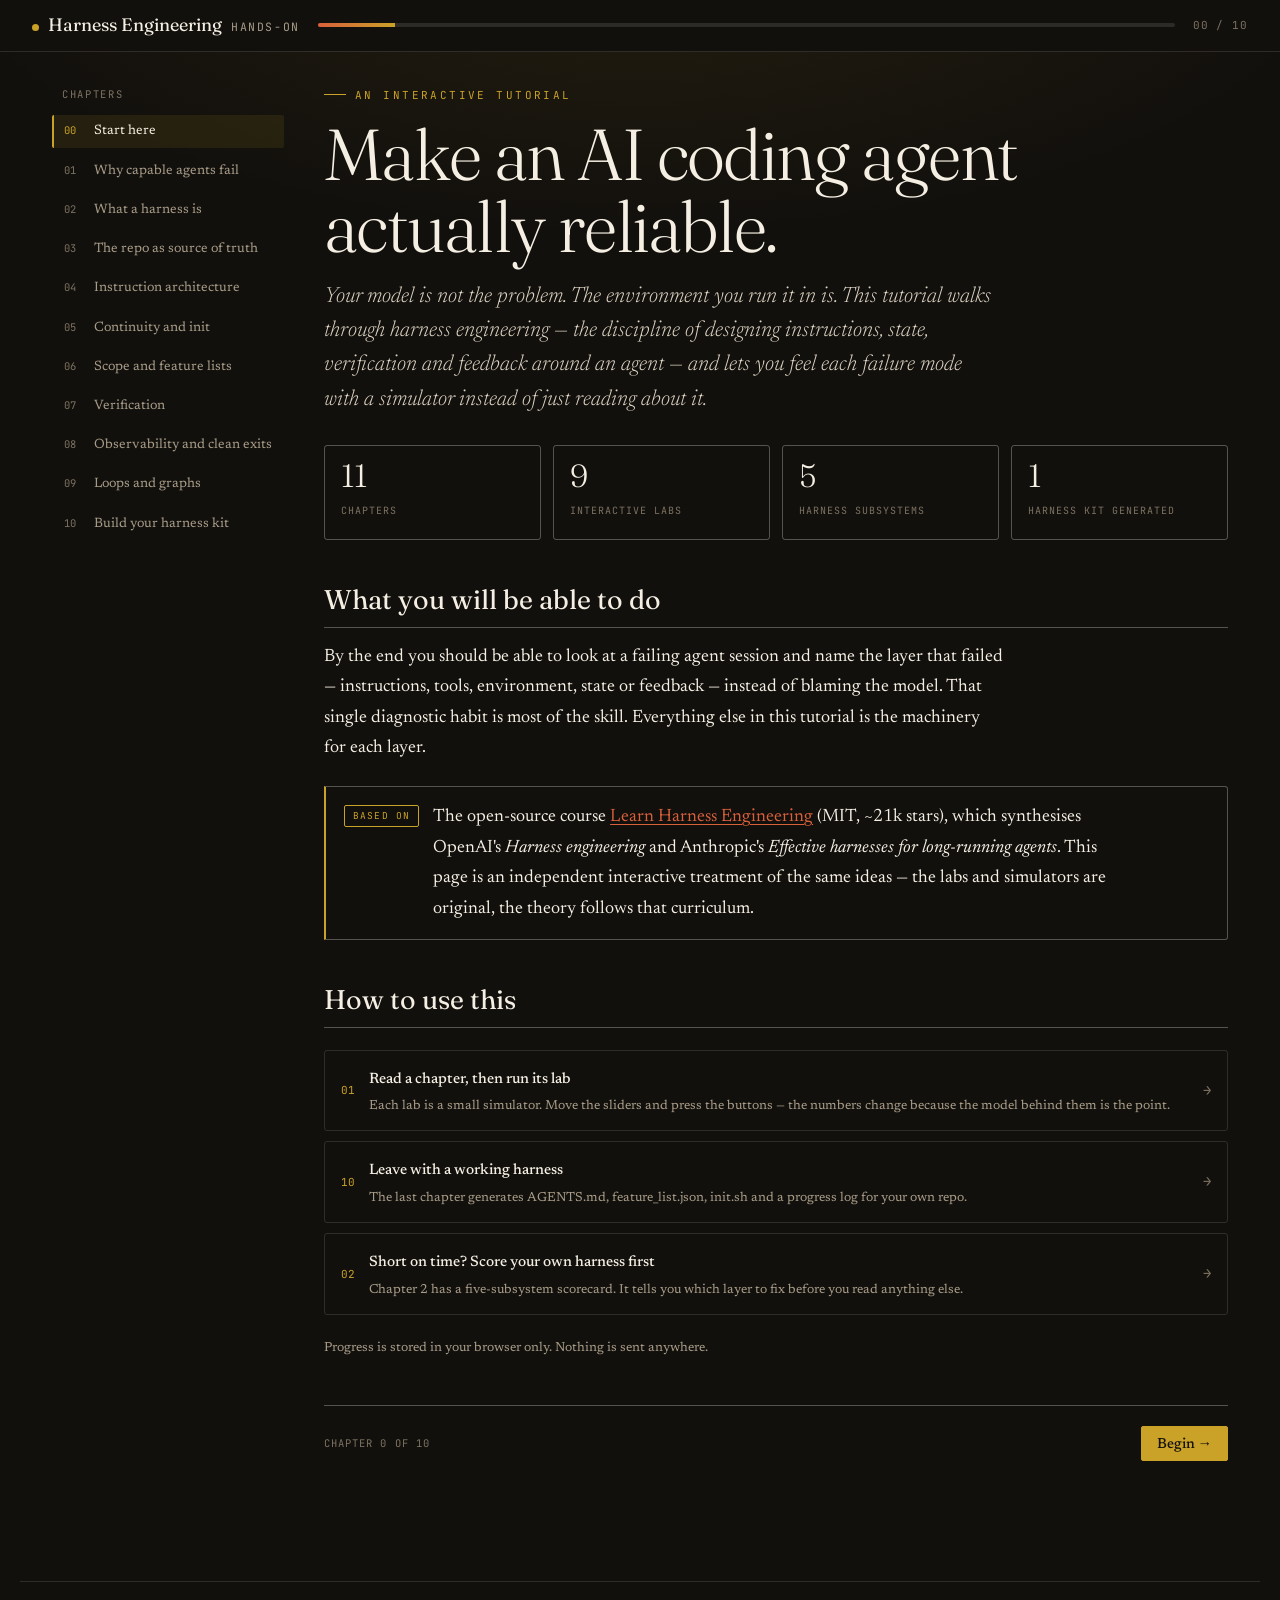
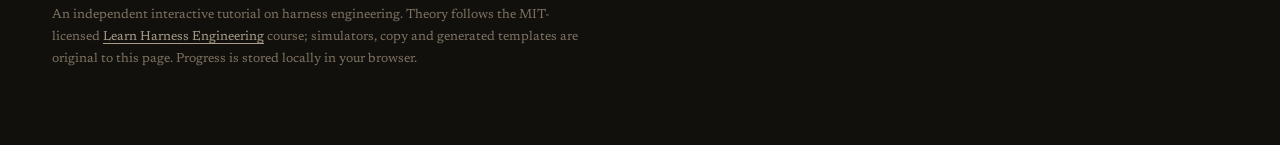
<file: preview-noir.html>
<!DOCTYPE html>
<html lang="en">
<head>
<meta charset="UTF-8">
<meta name="viewport" content="width=device-width, initial-scale=1.0">
<title>Harness Engineering, Hands-On — Editorial noir</title>
<meta name="description" content="A hands-on, interactive tutorial on harness engineering: why capable AI coding agents still fail, and how to build the instructions, state, verification and feedback systems that make them reliable.">
<link rel="preconnect" href="https://fonts.googleapis.com">
<link rel="preconnect" href="https://fonts.gstatic.com" crossorigin>
<link href="https://fonts.googleapis.com/css2?family=Instrument+Serif:ital@0;1&family=DM+Sans:ital,opsz,wght@0,9..40,300..700;1,9..40,400&family=JetBrains+Mono:wght@400;500&display=swap" rel="stylesheet">
<link rel="stylesheet" href="assets/style.css">
<link rel="stylesheet" href="themes/noir.css">
<link rel="icon" href="data:image/svg+xml,<svg xmlns='http://www.w3.org/2000/svg' viewBox='0 0 32 32'><rect width='32' height='32' rx='7' fill='%23f6f2ea'/><path d='M8 22V10m0 6h8m0-6v12' stroke='%23c2410c' stroke-width='3' fill='none' stroke-linecap='square'/></svg>">
</head>
<body>

<header class="topbar">
  <a class="brand" href="index.html#/ch-0" style="text-decoration:none"><span class="dot"></span><b>Harness Engineering</b> hands-on</a>
  <div class="progress-rail"><i id="progressFill"></i></div>
  <div class="topbar-meta" id="chapterCounter">01 / 11</div>
</header>

<div class="shell">

  <nav class="sidenav" aria-label="Chapters">
    <p class="sidenav-title">Chapters</p>
    <ol id="chapterList">
      <li><a href="#/ch-0"  data-ch="ch-0"><span class="num">00</span><span>Start here</span></a></li>
      <li><a href="#/ch-1"  data-ch="ch-1"><span class="num">01</span><span>Why capable agents fail</span></a></li>
      <li><a href="#/ch-2"  data-ch="ch-2"><span class="num">02</span><span>What a harness is</span></a></li>
      <li><a href="#/ch-3"  data-ch="ch-3"><span class="num">03</span><span>The repo as source of truth</span></a></li>
      <li><a href="#/ch-4"  data-ch="ch-4"><span class="num">04</span><span>Instruction architecture</span></a></li>
      <li><a href="#/ch-5"  data-ch="ch-5"><span class="num">05</span><span>Continuity and init</span></a></li>
      <li><a href="#/ch-6"  data-ch="ch-6"><span class="num">06</span><span>Scope and feature lists</span></a></li>
      <li><a href="#/ch-7"  data-ch="ch-7"><span class="num">07</span><span>Verification</span></a></li>
      <li><a href="#/ch-8"  data-ch="ch-8"><span class="num">08</span><span>Observability and clean exits</span></a></li>
      <li><a href="#/ch-9"  data-ch="ch-9"><span class="num">09</span><span>Loops and graphs</span></a></li>
      <li><a href="#/ch-10" data-ch="ch-10"><span class="num">10</span><span>Build your harness kit</span></a></li>
    </ol>
  </nav>

  <main>

  <!-- ============================ CH 0 ============================ -->
  <section class="chapter" id="ch-0">
    <p class="eyebrow">An interactive tutorial</p>
    <h1>Make an AI coding agent actually reliable.</h1>
    <p class="lede">Your model is not the problem. The environment you run it in is. This tutorial walks through harness engineering — the discipline of designing instructions, state, verification and feedback around an agent — and lets you feel each failure mode with a simulator instead of just reading about it.</p>

    <div class="hero-grid">
      <div class="stat"><span class="n">11</span><span class="k">chapters</span></div>
      <div class="stat"><span class="n">9</span><span class="k">interactive labs</span></div>
      <div class="stat"><span class="n">5</span><span class="k">harness subsystems</span></div>
      <div class="stat"><span class="n">1</span><span class="k">harness kit generated</span></div>
    </div>

    <h2>What you will be able to do</h2>
    <p>By the end you should be able to look at a failing agent session and name the layer that failed — instructions, tools, environment, state or feedback — instead of blaming the model. That single diagnostic habit is most of the skill. Everything else in this tutorial is the machinery for each layer.</p>

    <div class="callout">
      <span class="tag">Based on</span>
      <p>The open-source course <a href="https://github.com/walkinglabs/learn-harness-engineering" target="_blank" rel="noopener">Learn Harness Engineering</a> (MIT, ~21k stars), which synthesises OpenAI's <em>Harness engineering</em> and Anthropic's <em>Effective harnesses for long-running agents</em>. This page is an independent interactive treatment of the same ideas — the labs and simulators are original, the theory follows that curriculum.</p>
    </div>

    <h2>How to use this</h2>
    <div class="path-list">
      <a class="path-item" href="#/ch-1"><span class="pi-n">01</span><span><span class="pi-t">Read a chapter, then run its lab</span><span class="pi-d">Each lab is a small simulator. Move the sliders and press the buttons — the numbers change because the model behind them is the point.</span></span><span class="pi-go">&rarr;</span></a>
      <a class="path-item" href="#/ch-10"><span class="pi-n">10</span><span><span class="pi-t">Leave with a working harness</span><span class="pi-d">The last chapter generates AGENTS.md, feature_list.json, init.sh and a progress log for your own repo.</span></span><span class="pi-go">&rarr;</span></a>
      <a class="path-item" href="#/ch-2"><span class="pi-n">02</span><span><span class="pi-t">Short on time? Score your own harness first</span><span class="pi-d">Chapter 2 has a five-subsystem scorecard. It tells you which layer to fix before you read anything else.</span></span><span class="pi-go">&rarr;</span></a>
    </div>

    <p class="small">Progress is stored in your browser only. Nothing is sent anywhere.</p>

    <div class="chapter-nav">
      <span class="hint">Chapter 0 of 10</span>
      <button class="btn primary" data-next="ch-1">Begin &rarr;</button>
    </div>
  </section>

  <!-- ============================ CH 1 ============================ -->
  <section class="chapter" id="ch-1">
    <p class="eyebrow">Chapter 01 &middot; Diagnosis</p>
    <h1>Strong models don't mean reliable execution.</h1>
    <p class="lede">Claude Sonnet 4.5 scored 77.2% on SWE-bench Verified in September 2025. Then you hand the same model your actual repo — vague ticket, no tests, conventions that live in a Slack thread — and it confidently ships something broken.</p>

    <p>That gap has a name: the <strong>capability gap</strong>. Benchmarks hand the agent a clean issue description, an existing test suite and a working environment. Real work asks it to invent all three. The model didn't get worse between the benchmark and your repo; the harness did.</p>

    <p>The cleanest evidence comes from Anthropic, who ran the same prompt — "build a 2D retro game editor" — on the same model (Opus 4.5) under two different harnesses:</p>

    <div class="table-wrap">
      <table>
        <thead><tr><th>Run</th><th>Harness</th><th class="num">Time</th><th class="num">Cost</th><th>Outcome</th></tr></thead>
        <tbody>
          <tr><td>Bare</td><td>Single prompt, no planner, no evaluator</td><td class="num">20 min</td><td class="num">$9</td><td>App opened; entities ignored input</td></tr>
          <tr><td>Harnessed</td><td>Planner / generator / evaluator split</td><td class="num">6 h</td><td class="num">$200</td><td>Core loop playable; unfinished edges</td></tr>
        </tbody>
      </table>
    </div>

    <p>Same weights. Different tack. OpenAI's harness engineering write-up is blunter still: in a well-harnessed repository Codex goes from <em>unreliable</em> to <em>reliable</em> — not "a bit better", but a qualitative jump.</p>

    <h2>The five ways sessions actually fail</h2>
    <p>Almost every bad agent session is one of these. Learn to recognise them and you have a triage list, not a mystery.</p>

    <ul>
      <li><strong>Vague requirements.</strong> "Add a search feature" — search what, ranked how, paginated? The agent guesses. A wrong guess costs several times more than the sentence that would have prevented it.</li>
      <li><strong>Unwritten conventions.</strong> Your team is on SQLAlchemy 2.0; every endpoint must pass OAuth 2.0. The agent has never seen that rule, so it cannot comply.</li>
      <li><strong>Broken environment.</strong> Missing dependencies and version conflicts burn context on <code>pip install</code> errors instead of the task.</li>
      <li><strong>No verification.</strong> Nothing executable says what "done" means, so the agent uses its own standard: "the code looks fine." Anthropic also observed <em>context anxiety</em> — as the window fills, agents rush, skip verification and pick the easy solution.</li>
      <li><strong>Cross-session amnesia.</strong> Every new session re-explores the repo and re-litigates decisions. Failure rates spike sharply on tasks longer than about 30 minutes.</li>
    </ul>

    <div class="callout">
      <span class="tag">Principle</span>
      <p>When something fails, don't swap the model first — check the harness. If the same model succeeds on a similar, well-structured task, the weights are fine and the environment is not.</p>
    </div>

    <h2>Lab 01 — Triage a failed session</h2>
    <div class="lab" data-lab="lab-1">
      <div class="lab-head">
        <span class="lab-label">Lab <span>01</span> &middot; Failure triage</span>
        <span class="lab-status" data-status>not started</span>
      </div>
      <div class="lab-body">
        <p>Pick the symptom you have actually seen. Each one maps to a specific harness layer and a specific fix — that mapping is the whole diagnostic method.</p>
        <div class="chips" id="triageChips">
          <button class="chip" data-symptom="done">"It said done. It wasn't."</button>
          <button class="chip" data-symptom="rediscover">"It re-explores the repo every session"</button>
          <button class="chip" data-symptom="conventions">"It ignores our conventions"</button>
          <button class="chip" data-symptom="overreach">"It rewrote 12 files at once"</button>
          <button class="chip" data-symptom="guessing">"It keeps guessing when tests fail"</button>
        </div>
        <div class="diag" id="triageOut"></div>
      </div>
    </div>

    <h2>The habit to build</h2>
    <p>Attribute every failure to a layer before you change anything: was the task unclear, was context missing, was the environment broken, was there no verification, or was state lost? Anthropic's own diagnostic loop is exactly this — execute, observe the failure, attribute it to a layer, fix that layer, re-execute. You will find "the model isn't good enough" appearing in your notes less and less.</p>

    <div class="chapter-nav">
      <button class="btn" data-prev="ch-0">&larr; Back</button>
      <span class="hint">Chapter 1 of 10</span>
      <button class="btn primary" data-next="ch-2">Next &rarr;</button>
    </div>
  </section>

  <!-- ============================ CH 2 ============================ -->
  <section class="chapter" id="ch-2">
    <p class="eyebrow">Chapter 02 &middot; Definition</p>
    <h1>A prompt file is not a harness.</h1>
    <p class="lede">People say "harness" and mean "the system prompt I wrote." That is one of five subsystems. The other four are where most reliability actually comes from.</p>

    <p>The analogy that makes it click: a new engineer joins your project with no README, no comments, nobody to ask, and CI config buried somewhere. Smart people still struggle — they spend their day working out what the project <em>is</em> instead of solving the problem. An agent has it worse: it can only see the files you put in front of it and the commands it can run.</p>

    <h2>The five subsystems</h2>
    <div class="table-wrap">
      <table>
        <thead><tr><th>Subsystem</th><th>What it carries</th><th>Typical artefacts</th></tr></thead>
        <tbody>
          <tr><td><strong>Instructions</strong></td><td>Rules, conventions, definition of done</td><td><code>AGENTS.md</code>, <code>CLAUDE.md</code>, <code>docs/</code></td></tr>
          <tr><td><strong>Tools</strong></td><td>What the agent can actually do</td><td>shell, test runner, linters, MCP servers, scripts</td></tr>
          <tr><td><strong>Environment</strong></td><td>A runnable, isolated place to work</td><td><code>init.sh</code>, lockfiles, containers, git worktrees</td></tr>
          <tr><td><strong>State</strong></td><td>What is done, why, and what is next</td><td><code>feature_list.json</code>, progress log, git history</td></tr>
          <tr><td><strong>Feedback</strong></td><td>Evidence of what actually happened</td><td>tests, type checks, e2e runs, traces, logs</td></tr>
        </tbody>
      </table>
    </div>

    <p>Three habits separate a real harness from a prompt dump. <strong>Give a map, not a manual</strong> — <code>AGENTS.md</code> is a directory page around 100 lines long, not an encyclopaedia. <strong>Constrain, don't micromanage</strong> — enforce invariants and let the agent choose the implementation. And <strong>remove one at a time and watch</strong> — delete a subsystem, see how much performance drops, and you learn which parts are actually load-bearing today.</p>

    <div class="callout">
      <span class="tag">Two anchors</span>
      <p>OpenAI frames the core principle as "the repo <em>is</em> the spec." Anthropic frames it as state persistence and explicit recovery paths. Different words, same claim: everything outside the model weights decides how much of the model's capability gets realised.</p>
    </div>

    <h2>Lab 02 — Score your own harness</h2>
    <div class="lab" data-lab="lab-2">
      <div class="lab-head">
        <span class="lab-label">Lab <span>02</span> &middot; Five-subsystem scorecard</span>
        <span class="lab-status" data-status>not started</span>
      </div>
      <div class="lab-body">
        <p>Rate the repo you use an agent on most often. 0 = does not exist, 4 = solid and maintained. The verdict is driven by your weakest link, not your average — that is how reliability actually behaves.</p>
        <div id="scorecard"></div>
        <div class="score-line">
          <span class="big" id="sc-score">—</span>
          <span class="of">/ 20</span>
          <span class="verdict" id="sc-verdict">Move the sliders to score your harness.</span>
        </div>
      </div>
    </div>

    <h2>Why the weakest link wins</h2>
    <p>A harness is a chain. A brilliant instruction file cannot rescue an agent that cannot run the tests; a perfect test suite does nothing if the agent never learns what state it is in. That is why the scorecard reports the minimum rather than the mean: your session quality is set by whichever subsystem you have neglected, and adding strength anywhere else is mostly wasted effort until you fix it.</p>

    <div class="chapter-nav">
      <button class="btn" data-prev="ch-1">&larr; Back</button>
      <span class="hint">Chapter 2 of 10</span>
      <button class="btn primary" data-next="ch-3">Next &rarr;</button>
    </div>
  </section>

  <!-- ============================ CH 3 ============================ -->
  <section class="chapter" id="ch-3">
    <p class="eyebrow">Chapter 03 &middot; Instructions</p>
    <h1>If it isn't in the repo, it doesn't exist.</h1>
    <p class="lede">An agent has three inputs: the task description, the contents of the repository, and the output of commands it runs. Slack, Jira, Confluence and the architecture decision you made on Friday are all invisible to it.</p>

    <p>This is not a "write more documentation" problem. It is a "put the decision where it will be needed" problem. A 50-line <code>ARCHITECTURE.md</code> inside <code>src/api/</code> beats a 500-page Confluence space nobody maintains, because information only helps at the moment it is in front of the reader. Proximity beats length.</p>

    <h2>The fresh-session test</h2>
    <p>You can measure whether your map is good enough in one move: open a brand-new session, give it nothing but the repository, and see whether it can answer five questions without asking you anything.</p>

    <div class="table-wrap">
      <table>
        <thead><tr><th>Question</th><th>Where the answer must live</th></tr></thead>
        <tbody>
          <tr><td>What is this system?</td><td><code>README.md</code> / <code>AGENTS.md</code></td></tr>
          <tr><td>How is it organised?</td><td><code>ARCHITECTURE.md</code>, module docs</td></tr>
          <tr><td>How do I run it?</td><td><code>init.sh</code>, <code>Makefile</code>, package scripts</td></tr>
          <tr><td>How do I verify it?</td><td>test / lint / typecheck commands</td></tr>
          <tr><td>Where are we now?</td><td><code>feature_list.json</code>, progress log, <code>git log</code></td></tr>
        </tbody>
      </table>
    </div>

    <h2>Lab 03 — Run the fresh-session test</h2>
    <div class="lab" data-lab="lab-3">
      <div class="lab-head">
        <span class="lab-label">Lab <span>03</span> &middot; Fresh-session test</span>
        <span class="lab-status" data-status>not started</span>
      </div>
      <div class="lab-body">
        <p>Answer for your own repo. Be honest about "not sure" — for an agent, "not sure" and "no" are the same thing.</p>
        <div class="checklist" id="fsList"></div>
        <div class="score-line">
          <span class="big" id="fs-score">—</span>
          <span class="of">/ 5</span>
          <span class="verdict" id="fs-verdict">Answer the five questions.</span>
        </div>
      </div>
    </div>

    <div class="callout warn">
      <span class="tag">Cost of a miss</span>
      <p>Every question the agent cannot answer from the repo becomes exploration time at the start of every single session — and exploration is where inconsistent decisions get made. The fix is a file, not a better model.</p>
    </div>

    <div class="chapter-nav">
      <button class="btn" data-prev="ch-2">&larr; Back</button>
      <span class="hint">Chapter 3 of 10</span>
      <button class="btn primary" data-next="ch-4">Next &rarr;</button>
    </div>
  </section>

  <!-- ============================ CH 4 ============================ -->
  <section class="chapter" id="ch-4">
    <p class="eyebrow">Chapter 04 &middot; Instructions</p>
    <h1>Your 600-line instruction file is hurting the agent.</h1>
    <p class="lede">It started at 40 lines. Every mistake added a rule. Three months later a simple bug fix means reading deployment notes, six style opinions and a lesson from a WebSocket leak — and the security rule on line 300 gets ignored.</p>

    <p>Four things go wrong at once. <strong>Context budget</strong> disappears: a 600-line file can eat 10–20k tokens, 8–15% of a 128k window, before the agent reads a single source file. <strong>Position matters</strong>: Liu et al. (2023) showed models use information in the middle of a long context far less reliably than information at the start or end. <strong>Priority flattens</strong>: "never use <code>eval()</code>", "prefer functional style" and "watch for that leak" all look identical in a list. And <strong>files only grow</strong>, because deleting a rule feels riskier than adding one.</p>

    <div class="blockquote">
      <p>The fix is architectural: a short entry file that routes, plus detail that is revealed on demand. 50–200 lines at the root; everything else behind a link the agent follows only when the task needs it.</p>
    </div>

    <h2>Lab 04a — Spend a context window</h2>
    <div class="lab" data-lab="lab-4a">
      <div class="lab-head">
        <span class="lab-label">Lab <span>04a</span> &middot; Context budget simulator</span>
        <span class="lab-status" data-status>not started</span>
      </div>
      <div class="lab-body">
        <p>A 200,000-token window, a task that needs real source files, and tool output you cannot avoid. Move the sliders and watch what is left for thinking.</p>

        <div class="field">
          <div class="field-head"><label for="cb-lines">Instruction file length</label><span class="val" id="cb-lines-v">600 lines</span></div>
          <input type="range" id="cb-lines" min="20" max="600" step="10" value="600">
        </div>
        <div class="field">
          <div class="field-head"><label for="cb-files">Source files the task needs</label><span class="val" id="cb-files-v">24 files</span></div>
          <input type="range" id="cb-files" min="2" max="60" step="1" value="24">
        </div>
        <div class="chips" id="cb-mode">
          <button class="chip on" data-mode="mono">One giant AGENTS.md</button>
          <button class="chip" data-mode="routed">Entry file + on-demand docs</button>
        </div>

        <div class="svg-wrap" style="padding:16px">
          <div id="cb-bar" style="display:flex;height:34px;border-radius:6px;overflow:hidden;border:1px solid var(--rule);font-family:var(--font-mono);font-size:10px;color:#fff"></div>
          <div id="cb-legend" style="display:flex;flex-wrap:wrap;gap:14px;margin-top:10px;font-family:var(--font-mono);font-size:10.5px;color:var(--ink-dim)"></div>
        </div>

        <div id="cb-warn" style="margin-top:14px"></div>
      </div>
    </div>

    <h2>Lab 04b — Where do you put the rule that matters?</h2>
    <div class="lab" data-lab="lab-4b">
      <div class="lab-head">
        <span class="lab-label">Lab <span>04b</span> &middot; Position and recall</span>
        <span class="lab-status" data-status>not started</span>
      </div>
      <div class="lab-body">
        <p>Drag your non-negotiable security rule through the instruction file. The curve is the shape of the <em>lost in the middle</em> effect: strong at the edges, weak in the middle. It is illustrative, not a measurement of your model.</p>

        <div class="field">
          <div class="field-head"><label for="att-pos">Rule position in the file</label><span class="val" id="att-pos-v">line 300 of 600</span></div>
          <input type="range" id="att-pos" min="1" max="100" step="1" value="50">
        </div>

        <div class="svg-wrap">
          <svg id="att-curve" viewBox="0 0 600 190" role="img" aria-label="Attention recall curve across the context window"></svg>
        </div>
        <div id="att-verdict" style="margin-top:14px"></div>
      </div>
    </div>

    <h2>The rule of thumb</h2>
    <p>Keep the entry file under about 200 lines and hold it to hard constraints, a startup workflow, and the definition of done. Push everything else — API conventions, database rules, deployment notes — into topic files the agent opens only when the task calls for them. Then audit quarterly and delete what no longer earns its place.</p>

    <div class="chapter-nav">
      <button class="btn" data-prev="ch-3">&larr; Back</button>
      <span class="hint">Chapter 4 of 10</span>
      <button class="btn primary" data-next="ch-5">Next &rarr;</button>
    </div>
  </section>

  <!-- ============================ CH 5 ============================ -->
  <section class="chapter" id="ch-5">
    <p class="eyebrow">Chapter 05 &middot; State</p>
    <h1>Sessions end. Understanding doesn't have to.</h1>
    <p class="lede">The agent runs 30 minutes, gets most of a feature done, and runs out of context. The next session remembers none of it: not the decisions, not which files changed, not what the tests said.</p>

    <p>Bigger windows do not fix this. The information an agent produces is not uniformly valuable: intermediate reasoning carries the <em>why</em> — why option A beat option B, why that library, why this shortcut — and the final output only carries the <em>what</em>. Compaction keeps the code and drops the reasoning, so the next session sees the artefact and "optimises" away a decision that was deliberate.</p>

    <p>Worse, agents know when the window is filling. Anthropic describes <em>context anxiety</em>: as the budget tightens, the agent rushes the finish, skips verification and takes the simple path. A harness that never leaves a written handoff guarantees that every session is somebody's first day.</p>

    <h2>What a handoff actually contains</h2>
    <div class="table-wrap">
      <table>
        <thead><tr><th>Artefact</th><th>Answers</th></tr></thead>
        <tbody>
          <tr><td><code>feature_list.json</code></td><td>What is done, what is active, what is blocked — with the command that proves it</td></tr>
          <tr><td><code>progress.md</code></td><td>What happened last session, what is verified, what is next</td></tr>
          <tr><td>Decision notes</td><td>Why this approach and not the obvious one</td></tr>
          <tr><td>Git checkpoint</td><td>The exact repository state to start from</td></tr>
          <tr><td><code>init.sh</code></td><td>The one command that makes the environment trustworthy again</td></tr>
        </tbody>
      </table>
    </div>

    <p>Initialisation deserves its own phase, not a corner of the feature work. Implementation maximises verified features; initialisation maximises the reliability of everything that follows. Mixed together, the agent does what is visible — it writes code — and skips what is invisible — verifying that the test framework works. The cost lands in session two, when nobody can run anything.</p>

    <h2>Lab 05 — Run three sessions, twice</h2>
    <div class="lab" data-lab="lab-5">
      <div class="lab-head">
        <span class="lab-label">Lab <span>05</span> &middot; Session replay</span>
        <span class="lab-status" data-status>not started</span>
      </div>
      <div class="lab-body">
        <p>One feature, three sessions, two harnesses. The bare column has no progress file and no init phase. The harnessed column writes state and rehydrates in two minutes. Watch where the minutes go.</p>

        <div class="sim-grid">
          <div class="sim-col bare">
            <h5>Bare — no state, no init</h5>
            <div class="sim-bar"><i id="sim-bare-bar"></i></div>
            <div class="sim-log" id="sim-bare-log"></div>
            <div class="sim-totals"><span>elapsed <b id="sim-bare-time">0 min</b></span><span>wasted <b id="sim-bare-waste">0 min</b></span></div>
          </div>
          <div class="sim-col harnessed">
            <h5>Harnessed — progress + init.sh</h5>
            <div class="sim-bar"><i id="sim-h-bar"></i></div>
            <div class="sim-log" id="sim-h-log"></div>
            <div class="sim-totals"><span>elapsed <b id="sim-h-time">0 min</b></span><span>wasted <b id="sim-h-waste">0 min</b></span></div>
          </div>
        </div>

        <div class="btn-row">
          <button class="btn primary" id="sim-run">Run the experiment</button>
          <button class="btn ghost" id="sim-reset">Reset</button>
        </div>
        <div id="sim-note" style="margin-top:16px"></div>
      </div>
    </div>

    <div class="chapter-nav">
      <button class="btn" data-prev="ch-4">&larr; Back</button>
      <span class="hint">Chapter 5 of 10</span>
      <button class="btn primary" data-next="ch-6">Next &rarr;</button>
    </div>
  </section>

  <!-- ============================ CH 6 ============================ -->
  <section class="chapter" id="ch-6">
    <p class="eyebrow">Chapter 06 &middot; Scope</p>
    <h1>One feature at a time, or nothing finishes.</h1>
    <p class="lede">Ask for "user authentication" and you get a schema change, routes, a mail service, bcrypt, a refactored error middleware and a reorganised test directory. Twelve files, 800 lines, nothing working end to end.</p>

    <p>This is arithmetic, not personality. Give the agent context capacity $$C$$ and let it activate $$k$$ tasks at once: each task gets $$C/k$$. Once $$C/k$$ drops below what a single task needs to be reasoned about and verified, none of them finish. The agent did not get dumber — you divided its attention.</p>

    <div class="callout">
      <span class="tag">WIP = 1</span>
      <p>Pick exactly one item, implement it, run end-to-end verification, commit, update the list, unlock the next. Anthropic's long-running-agent guidance is explicit: one feature at a time, verified and recorded before moving on.</p>
    </div>

    <h2>Lab 06a — Divide the attention budget</h2>
    <div class="lab" data-lab="lab-6a">
      <div class="lab-head">
        <span class="lab-label">Lab <span>06a</span> &middot; WIP calculator</span>
        <span class="lab-status" data-status>not started</span>
      </div>
      <div class="lab-body">
        <p>Assume 100 units of usable reasoning budget for the session and a threshold of 40 units to finish one task properly.</p>
        <div class="field">
          <div class="field-head"><label for="wip">Tasks in flight</label><span class="val" id="wip-v">4</span></div>
          <input type="range" id="wip" min="1" max="8" step="1" value="4">
        </div>
        <div id="wip-bars"></div>
        <div id="wip-verdict" style="margin-top:14px"></div>
      </div>
    </div>

    <h2>Lab 06b — Build a feature list that means something</h2>
    <div class="lab" data-lab="lab-6b">
      <div class="lab-head">
        <span class="lab-label">Lab <span>06b</span> &middot; Feature list builder</span>
        <span class="lab-status" data-status>not started</span>
      </div>
      <div class="lab-body">
        <p>A feature row needs three things to be usable: the <strong>user-visible behaviour</strong>, the <strong>exact verification</strong> that proves it, and a <strong>state</strong>. A row missing the verification is a wish. Add rows and watch the JSON and the validator respond.</p>

        <div style="overflow-x:auto">
          <table class="feat-editor">
            <thead><tr><th style="width:32%">Title</th><th style="width:40%">User-visible behaviour</th><th style="width:28%">Verification command</th><th style="width:14%">State</th><th></th></tr></thead>
            <tbody id="feat-rows"></tbody>
          </table>
        </div>
        <div class="btn-row">
          <button class="btn small" id="feat-add">+ Add feature</button>
          <button class="btn small ghost" id="feat-copy">Copy JSON</button>
          <button class="btn small ghost" id="feat-dl">Download</button>
        </div>
        <div id="feat-warn" style="margin-top:14px"></div>
        <pre class="kit-out" id="feat-json" style="margin-top:14px;max-height:280px;border-radius:var(--r-sm)"></pre>
      </div>
    </div>

    <p>Notice what the list is doing structurally: the scheduler reads it to choose work, the verifier reads it to decide whether the work passed, and the handoff writer reads it to summarise. It is not a memo for humans — it is the shared data structure the whole harness runs on. Which is why it has to live in the repo as machine-readable state, not in a chat transcript.</p>

    <div class="chapter-nav">
      <button class="btn" data-prev="ch-5">&larr; Back</button>
      <span class="hint">Chapter 6 of 10</span>
      <button class="btn primary" data-next="ch-7">Next &rarr;</button>
    </div>
  </section>

  <!-- ============================ CH 7 ============================ -->
  <section class="chapter" id="ch-7">
    <p class="eyebrow">Chapter 07 &middot; Feedback</p>
    <h1>&ldquo;Done&rdquo; is a claim. Evidence is a fact.</h1>
    <p class="lede">Modern neural networks are systematically overconfident — reported confidence runs above actual accuracy, as Guo et al. showed in 2017. An agent that feels finished is reporting a feeling.</p>

    <p>Unit tests have a designed blind spot: they isolate. Mock the dependency, test the unit, and every module passes while the system is broken. Four classes of defect survive a green unit suite:</p>

    <ul>
      <li><strong>Interface mismatch</strong> — the renderer passes a relative path, the preload script expects absolute. Both sides mock, both pass.</li>
      <li><strong>State propagation</strong> — a migration changes the schema; an ORM cache still holds old-shaped entries.</li>
      <li><strong>Resource lifecycle</strong> — file handles and connections acquired across components, released by none.</li>
      <li><strong>Environment dependency</strong> — correct against mocks, wrong against real config, latency or an unavailable service.</li>
    </ul>

    <p>End-to-end verification does something subtler than catching bugs: it changes how the agent writes code. When the agent knows a full flow will be executed, it starts asking how its interface connects upstream, respects architectural boundaries, and handles error paths. The test is not only a filter, it is a constraint on the shape of the solution.</p>

    <h2>Lab 07 — Try to ship a broken feature</h2>
    <div class="lab" data-lab="lab-7">
      <div class="lab-head">
        <span class="lab-label">Lab <span>07</span> &middot; The termination gate</span>
        <span class="lab-status" data-status>not started</span>
      </div>
      <div class="lab-body">
        <p>Feature: <strong>password reset</strong>. The agent has written the schema change, the endpoint, the email template and the tests. It says: <em>"It's done."</em> Run the three gates in order — or skip one and ship.</p>

        <div class="chips">
          <button class="chip" id="gate-lint">1. Run lint &amp; typecheck</button>
          <button class="chip" id="gate-test">2. Run the test suite</button>
          <button class="chip" id="gate-e2e">3. Run the full user flow</button>
          <button class="chip" id="gate-ship">Ship it now</button>
        </div>
        <pre class="console" id="gate-console"><span class="ln dim">$ waiting for a gate to run…</span></pre>
        <div id="gate-verdict"></div>
      </div>
    </div>

    <div class="callout warn">
      <span class="tag">The pattern</span>
      <p>Lint passes. Twelve unit tests pass. The feature is still broken in three ways that only appear when the flow runs. If your definition of done stops at "tests are green", you have automated the exact gap the agent is worst at.</p>
    </div>

    <p>The fix is structural: separate the agent that does the work from the agent that checks it. Anthropic's finding is that agents praise their own output; a checker with its own rubric and its own evidence requirement does not. Then require the evidence to be recorded — not summarised as "looks good", but as the command that ran and the output it produced.</p>

    <div class="chapter-nav">
      <button class="btn" data-prev="ch-6">&larr; Back</button>
      <span class="hint">Chapter 7 of 10</span>
      <button class="btn primary" data-next="ch-8">Next &rarr;</button>
    </div>
  </section>

  <!-- ============================ CH 8 ============================ -->
  <section class="chapter" id="ch-8">
    <p class="eyebrow">Chapter 08 &middot; Feedback</p>
    <h1>If you can't see it run, you're guessing.</h1>
    <p class="lede">Code review shows what was written. Traces show what actually ran. Without the second, every retry is a random walk and every evaluation is a matter of taste.</p>

    <p>Four costs arrive together when a harness has no observability. You cannot distinguish <em>correct</em> from <em>looks correct</em>. Evaluation becomes mysticism, because two evaluators with implicit standards disagree and neither can say why. Retries become blind, so the agent "fixes" unrelated code while the real cause sits untouched. And the handoff cliff gets steeper, because the next session must diagnose the system from scratch.</p>

    <div class="table-wrap">
      <table>
        <thead><tr><th></th><th>Without observability</th><th>With a contract and traces</th></tr></thead>
        <tbody>
          <tr><td>Planner</td><td>"Make the app dark mode"</td><td>Sprint contract: components, per-component criteria, exclusions</td></tr>
          <tr><td>Evaluator</td><td>"Doesn't feel right"</td><td>"Button contrast 2.1:1, WCAG AA needs 4.5:1"</td></tr>
          <tr><td>Retries</td><td>3–4 blind attempts, ~45 min</td><td>One targeted fix, ~15 min</td></tr>
        </tbody>
      </table>
    </div>

    <p>Then there is the end of the session. Lehman's laws say a changing system grows more complex unless you actively manage it, and agents accelerate that: OpenAI observed Codex copying whatever patterns already exist in the repo, good or bad. Left alone, drift compounds. Their team initially reserved Fridays — about 20% of weekly capacity — for cleaning up "AI slop", then replaced it with encoded golden rules, periodic cleanup tasks and rules promoted from documentation into tooling.</p>

    <h2>What "clean state" actually means</h2>
    <ul>
      <li>The build passes, and the next session does not have to fix it first.</li>
      <li>All tests pass, including the ones that existed before this session.</li>
      <li>Verification ran in CI, not just on the author's machine.</li>
      <li>Feature state and progress are updated with evidence.</li>
      <li>Temporary files, debug prints and scaffolding are removed.</li>
      <li>The standard startup path still works from a cold clone.</li>
    </ul>

    <h2>Lab 08 — Grade your last session's exit</h2>
    <div class="lab" data-lab="lab-8">
      <div class="lab-head">
        <span class="lab-label">Lab <span>08</span> &middot; Clean-exit checklist</span>
        <span class="lab-status" data-status>not started</span>
      </div>
      <div class="lab-body">
        <p>Think about the last agent session you ended. Tick what was true when you walked away.</p>
        <div class="checklist" id="exitList"></div>
        <div class="score-line">
          <span class="big" id="exit-score">—</span>
          <span class="of">/ 6</span>
          <span class="verdict" id="exit-verdict">Tick the boxes.</span>
        </div>
      </div>
    </div>

    <div class="chapter-nav">
      <button class="btn" data-prev="ch-7">&larr; Back</button>
      <span class="hint">Chapter 8 of 10</span>
      <button class="btn primary" data-next="ch-9">Next &rarr;</button>
    </div>
  </section>

  <!-- ============================ CH 9 ============================ -->
  <section class="chapter" id="ch-9">
    <p class="eyebrow">Chapter 09 &middot; Automation</p>
    <h1>Stop prompting. Start specifying a stopping condition.</h1>
    <p class="lede">Everything so far assumed you were at the keyboard, typing. Loop engineering is the move from "do this next" to "keep going until this is true" — and the difference is one line.</p>

    <p>In early 2026 Claude Code and Codex independently shipped <code>/goal</code>. You type a terminal state, close the laptop, and the agent analyses, codes, tests, fixes and retries until the condition holds. A loop has exactly three parts: <strong>a goal</strong>, <strong>a way to verify it</strong>, and <strong>a stopping condition</strong>. Without the third you have an agent that either quits early or never quits.</p>

    <h2>Lab 09a — Write a loop, not a prompt</h2>
    <div class="lab" data-lab="lab-9a">
      <div class="lab-head">
        <span class="lab-label">Lab <span>09a</span> &middot; /goal builder</span>
        <span class="lab-status" data-status>not started</span>
      </div>
      <div class="lab-body">
        <p>Fill in the terminal state and the evidence. The command assembles below — and the validator tells you which of the three parts is still missing.</p>
        <div class="grid-2">
          <div class="field"><div class="field-head"><label for="goal-state">End state</label></div><input type="text" id="goal-state" value="the checkout flow completes in staging with the payment sandbox"></div>
          <div class="field"><div class="field-head"><label for="goal-verify">Verification</label></div><input type="text" id="goal-verify" value="npm run test:e2e passes with zero failures"></div>
          <div class="field"><div class="field-head"><label for="goal-stop">Stopping condition</label></div><input type="text" id="goal-stop" value="stop and report if 3 consecutive attempts fail"></div>
          <div class="field"><div class="field-head"><label for="goal-max">Iteration cap</label></div><input type="number" id="goal-max" value="10" min="1" max="100"></div>
        </div>
        <pre class="kit-out" id="goal-out" style="border-radius:var(--r-sm);white-space:pre-wrap"></pre>
        <div class="btn-row"><button class="btn small ghost" id="goal-copy">Copy command</button></div>
        <div id="goal-verdict" style="margin-top:14px"></div>
      </div>
    </div>

    <h2>Lab 09b — When a loop has to become a graph</h2>
    <div class="lab" data-lab="lab-9b">
      <div class="lab-head">
        <span class="lab-label">Lab <span>09b</span> &middot; Loop &rarr; graph</span>
        <span class="lab-status" data-status>not started</span>
      </div>
      <div class="lab-body">
        <p>Step through four stages. Each one adds a capability that a single loop cannot express — and a cost you have to be willing to pay.</p>
        <div class="steps-nav" id="graphSteps">
          <button class="step-pill on" data-step="0">1 &middot; One node</button>
          <button class="step-pill" data-step="1">2 &middot; Fan-out</button>
          <button class="step-pill" data-step="2">3 &middot; Checker</button>
          <button class="step-pill" data-step="3">4 &middot; Rollback</button>
        </div>
        <div class="svg-wrap"><svg id="graph-svg" viewBox="0 0 720 384" role="img" aria-label="Progressive agent graph"></svg></div>
        <p class="step-caption" id="graphCaption"></p>
      </div>
    </div>

    <h2>The four layers are a stack, not a sequence</h2>
    <div class="table-wrap">
      <table>
        <thead><tr><th>Layer</th><th>Shapes</th><th>Answers</th></tr></thead>
        <tbody>
          <tr><td>Prompt engineering</td><td>the instruction</td><td>What do we tell the model?</td></tr>
          <tr><td>Context engineering</td><td>the information</td><td>What should it know before deciding?</td></tr>
          <tr><td>Loop engineering</td><td>the runtime</td><td>How does it iterate until the goal holds?</td></tr>
          <tr><td>Graph engineering</td><td>the system</td><td>How do agents, loops and evaluators compose?</td></tr>
        </tbody>
      </table>
    </div>

    <p>Each layer keeps the one below it. Every node in a graph still carries its own prompt, its own context, its own loop. What the graph adds is routing between them — and a bill. This term arrived in July 2026 through a joke between two engineers that the timeline took seriously; the fact-checking shows the "precursor" article predates the joke by two weeks, and the widely quoted "+18% accuracy, −85% cost" numbers come from an unrelated paper on chemical piping diagrams. The idea is real; most of the numbers around it are not.</p>

    <div class="callout">
      <span class="tag">Decision rule</span>
      <p>Once an agent needs specialisation, parallelism, shared state, verification and recovery at the same time, it has stopped being a loop. Until then, the loop is cheaper — and the orchestration tax is real.</p>
    </div>

    <div class="chapter-nav">
      <button class="btn" data-prev="ch-8">&larr; Back</button>
      <span class="hint">Chapter 9 of 10</span>
      <button class="btn primary" data-next="ch-10">Next &rarr;</button>
    </div>
  </section>

  <!-- ============================ CH 10 ============================ -->
  <section class="chapter" id="ch-10">
    <p class="eyebrow">Chapter 10 &middot; Output</p>
    <h1>Leave with a harness, not notes.</h1>
    <p class="lede">Everything in this tutorial converges on four files in the root of your repository. Fill this in once and you have the minimum viable harness for any project.</p>

    <div class="lab" data-lab="lab-10">
      <div class="lab-head">
        <span class="lab-label">Lab <span>10</span> &middot; Harness kit generator</span>
        <span class="lab-status" data-status>not started</span>
      </div>
      <div class="lab-body">
        <div class="grid-2">
          <div class="field"><div class="field-head"><label for="kit-name">Project name</label></div><input type="text" id="kit-name" value="acme-api"></div>
          <div class="field"><div class="field-head"><label for="kit-stack">Stack</label></div><input type="text" id="kit-stack" value="Python 3.12 / FastAPI / Postgres"></div>
          <div class="field"><div class="field-head"><label for="kit-install">Install command</label></div><input type="text" id="kit-install" value="pip install -e ."></div>
          <div class="field"><div class="field-head"><label for="kit-start">Start command</label></div><input type="text" id="kit-start" value="uvicorn app.main:app --reload"></div>
          <div class="field"><div class="field-head"><label for="kit-lint">Lint / typecheck</label></div><input type="text" id="kit-lint" value="ruff check . && mypy app"></div>
          <div class="field"><div class="field-head"><label for="kit-test">Unit tests</label></div><input type="text" id="kit-test" value="pytest -q"></div>
          <div class="field"><div class="field-head"><label for="kit-e2e">End-to-end check</label></div><input type="text" id="kit-e2e" value="pytest -q tests/e2e"></div>
          <div class="field"><div class="field-head"><label for="kit-feature">First feature</label></div><input type="text" id="kit-feature" value="A user can sign in and see their dashboard"></div>
        </div>

        <div class="kit-tabs" id="kitTabs">
          <button class="kit-tab on" data-file="agents">AGENTS.md</button>
          <button class="kit-tab" data-file="features">feature_list.json</button>
          <button class="kit-tab" data-file="init">init.sh</button>
          <button class="kit-tab" data-file="progress">progress.md</button>
        </div>
        <pre class="kit-out" id="kit-out"></pre>
        <div class="btn-row">
          <button class="btn small primary" id="kit-dl">Download this file</button>
          <button class="btn small ghost" id="kit-copy">Copy</button>
        </div>
      </div>
    </div>

    <h2>Your readiness, so far</h2>
    <div id="finalScore"></div>

    <h2>Where to go next</h2>
    <p>The course this page is based on is genuinely good and much longer than this: 14 lectures, 8 hands-on projects, and reverse-engineered breakdowns of how Claude Code, Codex, Pi and DeepSeek build their own harnesses. It also ships a <code>harness-creator</code> skill that scaffolds a harness inside an existing repo, in 15 languages.</p>
    <ul>
      <li><a href="https://github.com/walkinglabs/learn-harness-engineering" target="_blank" rel="noopener">walkinglabs/learn-harness-engineering</a> — the course repository (MIT)</li>
      <li><a href="https://walkinglabs.github.io/learn-harness-engineering/" target="_blank" rel="noopener">The course site</a> — lectures, projects, templates</li>
      <li><a href="https://openai.com/index/harness-engineering/" target="_blank" rel="noopener">OpenAI: Harness engineering</a> — "the repo is the spec"</li>
      <li><a href="https://www.anthropic.com/engineering/effective-harnesses-for-long-running-agents" target="_blank" rel="noopener">Anthropic: Effective harnesses for long-running agents</a></li>
      <li><a href="https://www.anthropic.com/engineering/harness-design-long-running-apps" target="_blank" rel="noopener">Anthropic: Harness design for long-running application development</a></li>
    </ul>

    <h2>The one thing to keep</h2>
    <div class="blockquote">
      <p>When a session goes wrong, do not reach for a bigger model. Name the layer: instructions, tools, environment, state, feedback. Fix that layer. Repeat.</p>
    </div>

    <div class="chapter-nav">
      <button class="btn" data-prev="ch-9">&larr; Back</button>
      <span class="hint">End of tutorial</span>
      <button class="btn primary" data-ch-link="ch-0">Start again</button>
    </div>
  </section>

  </main>
</div>

<footer class="site-foot">
  <p>An independent interactive tutorial on harness engineering. Theory follows the MIT-licensed <a href="https://github.com/walkinglabs/learn-harness-engineering" target="_blank" rel="noopener">Learn Harness Engineering</a> course; simulators, copy and generated templates are original to this page. Progress is stored locally in your browser.</p>
</footer>

<script src="assets/app.js"></script>
</body>
</html>
</file>
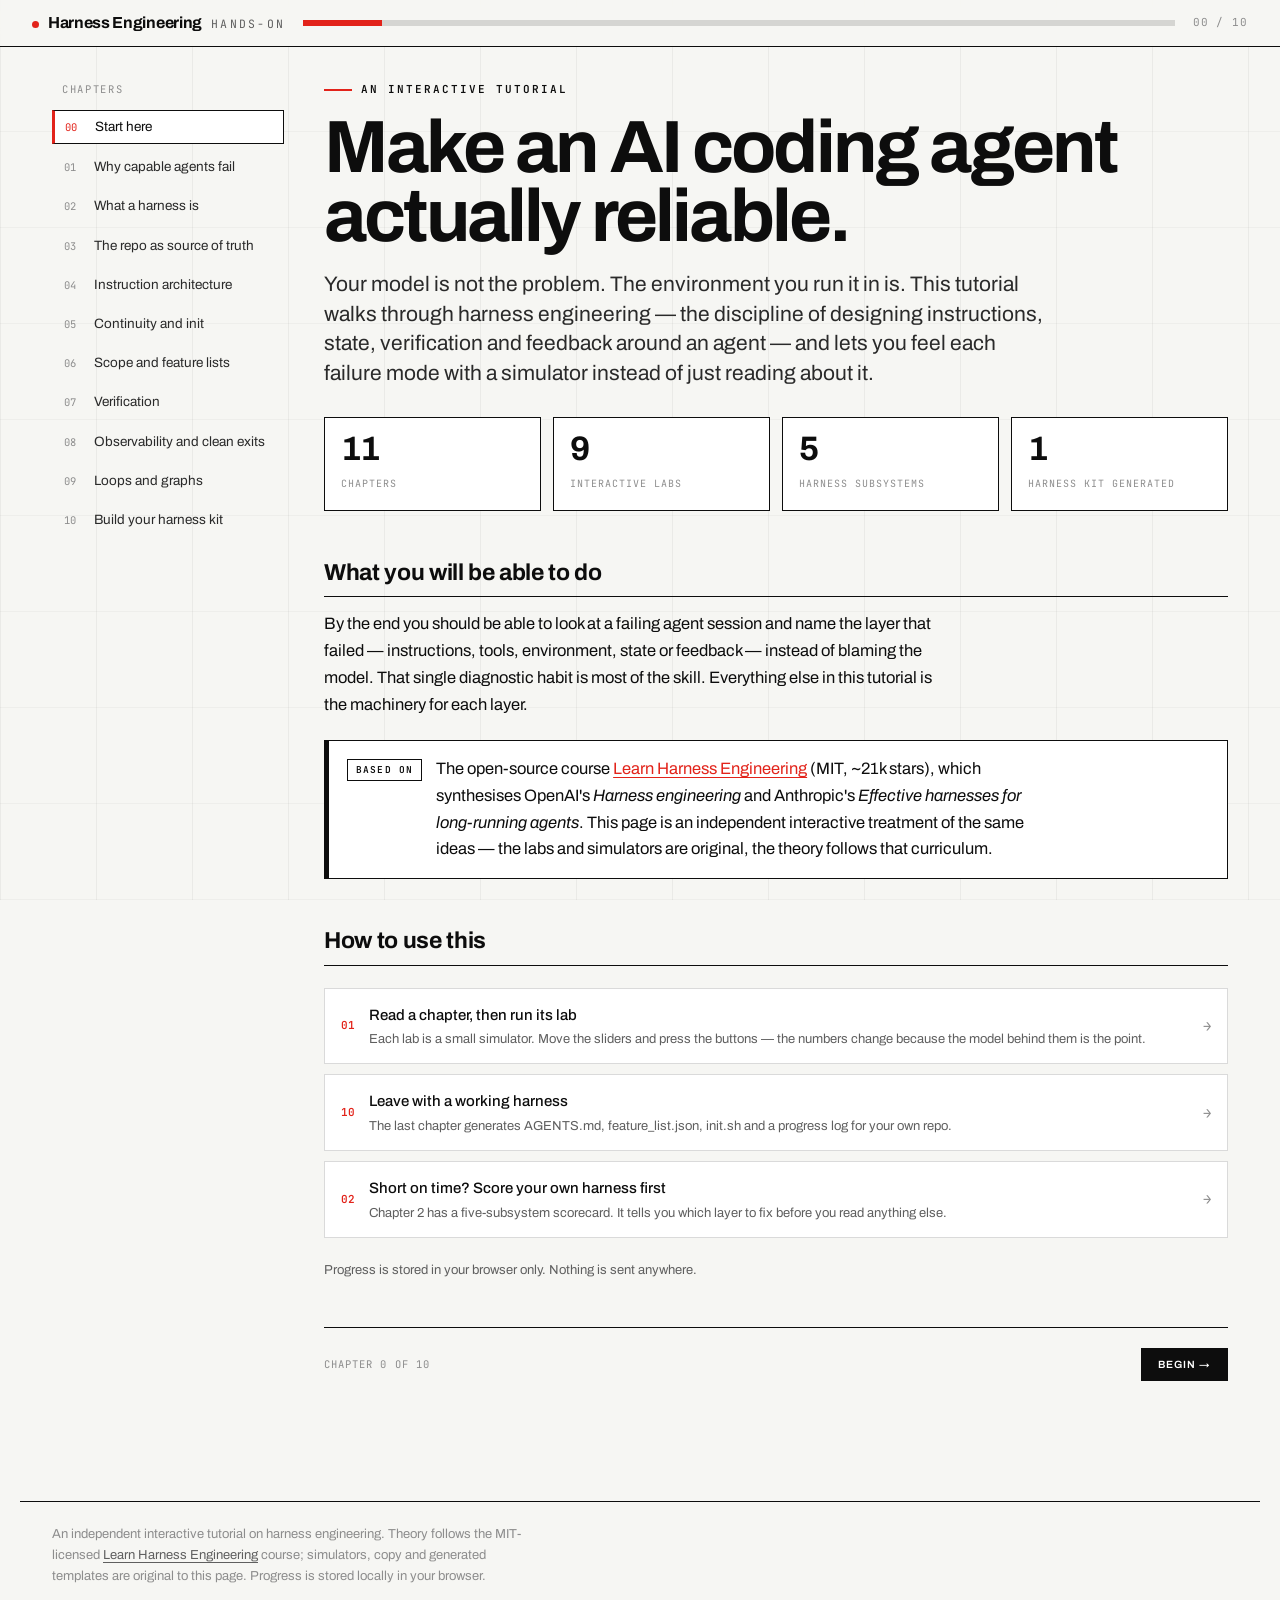
<file: preview-swiss.html>
<!DOCTYPE html>
<html lang="en">
<head>
<meta charset="UTF-8">
<meta name="viewport" content="width=device-width, initial-scale=1.0">
<title>Harness Engineering, Hands-On — Swiss grid</title>
<meta name="description" content="A hands-on, interactive tutorial on harness engineering: why capable AI coding agents still fail, and how to build the instructions, state, verification and feedback systems that make them reliable.">
<link rel="preconnect" href="https://fonts.googleapis.com">
<link rel="preconnect" href="https://fonts.gstatic.com" crossorigin>
<link href="https://fonts.googleapis.com/css2?family=Instrument+Serif:ital@0;1&family=DM+Sans:ital,opsz,wght@0,9..40,300..700;1,9..40,400&family=JetBrains+Mono:wght@400;500&display=swap" rel="stylesheet">
<link rel="stylesheet" href="assets/style.css">
<link rel="stylesheet" href="themes/swiss.css">
<link rel="icon" href="data:image/svg+xml,<svg xmlns='http://www.w3.org/2000/svg' viewBox='0 0 32 32'><rect width='32' height='32' rx='7' fill='%23f6f2ea'/><path d='M8 22V10m0 6h8m0-6v12' stroke='%23c2410c' stroke-width='3' fill='none' stroke-linecap='square'/></svg>">
</head>
<body>

<header class="topbar">
  <a class="brand" href="index.html#/ch-0" style="text-decoration:none"><span class="dot"></span><b>Harness Engineering</b> hands-on</a>
  <div class="progress-rail"><i id="progressFill"></i></div>
  <div class="topbar-meta" id="chapterCounter">01 / 11</div>
</header>

<div class="shell">

  <nav class="sidenav" aria-label="Chapters">
    <p class="sidenav-title">Chapters</p>
    <ol id="chapterList">
      <li><a href="#/ch-0"  data-ch="ch-0"><span class="num">00</span><span>Start here</span></a></li>
      <li><a href="#/ch-1"  data-ch="ch-1"><span class="num">01</span><span>Why capable agents fail</span></a></li>
      <li><a href="#/ch-2"  data-ch="ch-2"><span class="num">02</span><span>What a harness is</span></a></li>
      <li><a href="#/ch-3"  data-ch="ch-3"><span class="num">03</span><span>The repo as source of truth</span></a></li>
      <li><a href="#/ch-4"  data-ch="ch-4"><span class="num">04</span><span>Instruction architecture</span></a></li>
      <li><a href="#/ch-5"  data-ch="ch-5"><span class="num">05</span><span>Continuity and init</span></a></li>
      <li><a href="#/ch-6"  data-ch="ch-6"><span class="num">06</span><span>Scope and feature lists</span></a></li>
      <li><a href="#/ch-7"  data-ch="ch-7"><span class="num">07</span><span>Verification</span></a></li>
      <li><a href="#/ch-8"  data-ch="ch-8"><span class="num">08</span><span>Observability and clean exits</span></a></li>
      <li><a href="#/ch-9"  data-ch="ch-9"><span class="num">09</span><span>Loops and graphs</span></a></li>
      <li><a href="#/ch-10" data-ch="ch-10"><span class="num">10</span><span>Build your harness kit</span></a></li>
    </ol>
  </nav>

  <main>

  <!-- ============================ CH 0 ============================ -->
  <section class="chapter" id="ch-0">
    <p class="eyebrow">An interactive tutorial</p>
    <h1>Make an AI coding agent actually reliable.</h1>
    <p class="lede">Your model is not the problem. The environment you run it in is. This tutorial walks through harness engineering — the discipline of designing instructions, state, verification and feedback around an agent — and lets you feel each failure mode with a simulator instead of just reading about it.</p>

    <div class="hero-grid">
      <div class="stat"><span class="n">11</span><span class="k">chapters</span></div>
      <div class="stat"><span class="n">9</span><span class="k">interactive labs</span></div>
      <div class="stat"><span class="n">5</span><span class="k">harness subsystems</span></div>
      <div class="stat"><span class="n">1</span><span class="k">harness kit generated</span></div>
    </div>

    <h2>What you will be able to do</h2>
    <p>By the end you should be able to look at a failing agent session and name the layer that failed — instructions, tools, environment, state or feedback — instead of blaming the model. That single diagnostic habit is most of the skill. Everything else in this tutorial is the machinery for each layer.</p>

    <div class="callout">
      <span class="tag">Based on</span>
      <p>The open-source course <a href="https://github.com/walkinglabs/learn-harness-engineering" target="_blank" rel="noopener">Learn Harness Engineering</a> (MIT, ~21k stars), which synthesises OpenAI's <em>Harness engineering</em> and Anthropic's <em>Effective harnesses for long-running agents</em>. This page is an independent interactive treatment of the same ideas — the labs and simulators are original, the theory follows that curriculum.</p>
    </div>

    <h2>How to use this</h2>
    <div class="path-list">
      <a class="path-item" href="#/ch-1"><span class="pi-n">01</span><span><span class="pi-t">Read a chapter, then run its lab</span><span class="pi-d">Each lab is a small simulator. Move the sliders and press the buttons — the numbers change because the model behind them is the point.</span></span><span class="pi-go">&rarr;</span></a>
      <a class="path-item" href="#/ch-10"><span class="pi-n">10</span><span><span class="pi-t">Leave with a working harness</span><span class="pi-d">The last chapter generates AGENTS.md, feature_list.json, init.sh and a progress log for your own repo.</span></span><span class="pi-go">&rarr;</span></a>
      <a class="path-item" href="#/ch-2"><span class="pi-n">02</span><span><span class="pi-t">Short on time? Score your own harness first</span><span class="pi-d">Chapter 2 has a five-subsystem scorecard. It tells you which layer to fix before you read anything else.</span></span><span class="pi-go">&rarr;</span></a>
    </div>

    <p class="small">Progress is stored in your browser only. Nothing is sent anywhere.</p>

    <div class="chapter-nav">
      <span class="hint">Chapter 0 of 10</span>
      <button class="btn primary" data-next="ch-1">Begin &rarr;</button>
    </div>
  </section>

  <!-- ============================ CH 1 ============================ -->
  <section class="chapter" id="ch-1">
    <p class="eyebrow">Chapter 01 &middot; Diagnosis</p>
    <h1>Strong models don't mean reliable execution.</h1>
    <p class="lede">Claude Sonnet 4.5 scored 77.2% on SWE-bench Verified in September 2025. Then you hand the same model your actual repo — vague ticket, no tests, conventions that live in a Slack thread — and it confidently ships something broken.</p>

    <p>That gap has a name: the <strong>capability gap</strong>. Benchmarks hand the agent a clean issue description, an existing test suite and a working environment. Real work asks it to invent all three. The model didn't get worse between the benchmark and your repo; the harness did.</p>

    <p>The cleanest evidence comes from Anthropic, who ran the same prompt — "build a 2D retro game editor" — on the same model (Opus 4.5) under two different harnesses:</p>

    <div class="table-wrap">
      <table>
        <thead><tr><th>Run</th><th>Harness</th><th class="num">Time</th><th class="num">Cost</th><th>Outcome</th></tr></thead>
        <tbody>
          <tr><td>Bare</td><td>Single prompt, no planner, no evaluator</td><td class="num">20 min</td><td class="num">$9</td><td>App opened; entities ignored input</td></tr>
          <tr><td>Harnessed</td><td>Planner / generator / evaluator split</td><td class="num">6 h</td><td class="num">$200</td><td>Core loop playable; unfinished edges</td></tr>
        </tbody>
      </table>
    </div>

    <p>Same weights. Different tack. OpenAI's harness engineering write-up is blunter still: in a well-harnessed repository Codex goes from <em>unreliable</em> to <em>reliable</em> — not "a bit better", but a qualitative jump.</p>

    <h2>The five ways sessions actually fail</h2>
    <p>Almost every bad agent session is one of these. Learn to recognise them and you have a triage list, not a mystery.</p>

    <ul>
      <li><strong>Vague requirements.</strong> "Add a search feature" — search what, ranked how, paginated? The agent guesses. A wrong guess costs several times more than the sentence that would have prevented it.</li>
      <li><strong>Unwritten conventions.</strong> Your team is on SQLAlchemy 2.0; every endpoint must pass OAuth 2.0. The agent has never seen that rule, so it cannot comply.</li>
      <li><strong>Broken environment.</strong> Missing dependencies and version conflicts burn context on <code>pip install</code> errors instead of the task.</li>
      <li><strong>No verification.</strong> Nothing executable says what "done" means, so the agent uses its own standard: "the code looks fine." Anthropic also observed <em>context anxiety</em> — as the window fills, agents rush, skip verification and pick the easy solution.</li>
      <li><strong>Cross-session amnesia.</strong> Every new session re-explores the repo and re-litigates decisions. Failure rates spike sharply on tasks longer than about 30 minutes.</li>
    </ul>

    <div class="callout">
      <span class="tag">Principle</span>
      <p>When something fails, don't swap the model first — check the harness. If the same model succeeds on a similar, well-structured task, the weights are fine and the environment is not.</p>
    </div>

    <h2>Lab 01 — Triage a failed session</h2>
    <div class="lab" data-lab="lab-1">
      <div class="lab-head">
        <span class="lab-label">Lab <span>01</span> &middot; Failure triage</span>
        <span class="lab-status" data-status>not started</span>
      </div>
      <div class="lab-body">
        <p>Pick the symptom you have actually seen. Each one maps to a specific harness layer and a specific fix — that mapping is the whole diagnostic method.</p>
        <div class="chips" id="triageChips">
          <button class="chip" data-symptom="done">"It said done. It wasn't."</button>
          <button class="chip" data-symptom="rediscover">"It re-explores the repo every session"</button>
          <button class="chip" data-symptom="conventions">"It ignores our conventions"</button>
          <button class="chip" data-symptom="overreach">"It rewrote 12 files at once"</button>
          <button class="chip" data-symptom="guessing">"It keeps guessing when tests fail"</button>
        </div>
        <div class="diag" id="triageOut"></div>
      </div>
    </div>

    <h2>The habit to build</h2>
    <p>Attribute every failure to a layer before you change anything: was the task unclear, was context missing, was the environment broken, was there no verification, or was state lost? Anthropic's own diagnostic loop is exactly this — execute, observe the failure, attribute it to a layer, fix that layer, re-execute. You will find "the model isn't good enough" appearing in your notes less and less.</p>

    <div class="chapter-nav">
      <button class="btn" data-prev="ch-0">&larr; Back</button>
      <span class="hint">Chapter 1 of 10</span>
      <button class="btn primary" data-next="ch-2">Next &rarr;</button>
    </div>
  </section>

  <!-- ============================ CH 2 ============================ -->
  <section class="chapter" id="ch-2">
    <p class="eyebrow">Chapter 02 &middot; Definition</p>
    <h1>A prompt file is not a harness.</h1>
    <p class="lede">People say "harness" and mean "the system prompt I wrote." That is one of five subsystems. The other four are where most reliability actually comes from.</p>

    <p>The analogy that makes it click: a new engineer joins your project with no README, no comments, nobody to ask, and CI config buried somewhere. Smart people still struggle — they spend their day working out what the project <em>is</em> instead of solving the problem. An agent has it worse: it can only see the files you put in front of it and the commands it can run.</p>

    <h2>The five subsystems</h2>
    <div class="table-wrap">
      <table>
        <thead><tr><th>Subsystem</th><th>What it carries</th><th>Typical artefacts</th></tr></thead>
        <tbody>
          <tr><td><strong>Instructions</strong></td><td>Rules, conventions, definition of done</td><td><code>AGENTS.md</code>, <code>CLAUDE.md</code>, <code>docs/</code></td></tr>
          <tr><td><strong>Tools</strong></td><td>What the agent can actually do</td><td>shell, test runner, linters, MCP servers, scripts</td></tr>
          <tr><td><strong>Environment</strong></td><td>A runnable, isolated place to work</td><td><code>init.sh</code>, lockfiles, containers, git worktrees</td></tr>
          <tr><td><strong>State</strong></td><td>What is done, why, and what is next</td><td><code>feature_list.json</code>, progress log, git history</td></tr>
          <tr><td><strong>Feedback</strong></td><td>Evidence of what actually happened</td><td>tests, type checks, e2e runs, traces, logs</td></tr>
        </tbody>
      </table>
    </div>

    <p>Three habits separate a real harness from a prompt dump. <strong>Give a map, not a manual</strong> — <code>AGENTS.md</code> is a directory page around 100 lines long, not an encyclopaedia. <strong>Constrain, don't micromanage</strong> — enforce invariants and let the agent choose the implementation. And <strong>remove one at a time and watch</strong> — delete a subsystem, see how much performance drops, and you learn which parts are actually load-bearing today.</p>

    <div class="callout">
      <span class="tag">Two anchors</span>
      <p>OpenAI frames the core principle as "the repo <em>is</em> the spec." Anthropic frames it as state persistence and explicit recovery paths. Different words, same claim: everything outside the model weights decides how much of the model's capability gets realised.</p>
    </div>

    <h2>Lab 02 — Score your own harness</h2>
    <div class="lab" data-lab="lab-2">
      <div class="lab-head">
        <span class="lab-label">Lab <span>02</span> &middot; Five-subsystem scorecard</span>
        <span class="lab-status" data-status>not started</span>
      </div>
      <div class="lab-body">
        <p>Rate the repo you use an agent on most often. 0 = does not exist, 4 = solid and maintained. The verdict is driven by your weakest link, not your average — that is how reliability actually behaves.</p>
        <div id="scorecard"></div>
        <div class="score-line">
          <span class="big" id="sc-score">—</span>
          <span class="of">/ 20</span>
          <span class="verdict" id="sc-verdict">Move the sliders to score your harness.</span>
        </div>
      </div>
    </div>

    <h2>Why the weakest link wins</h2>
    <p>A harness is a chain. A brilliant instruction file cannot rescue an agent that cannot run the tests; a perfect test suite does nothing if the agent never learns what state it is in. That is why the scorecard reports the minimum rather than the mean: your session quality is set by whichever subsystem you have neglected, and adding strength anywhere else is mostly wasted effort until you fix it.</p>

    <div class="chapter-nav">
      <button class="btn" data-prev="ch-1">&larr; Back</button>
      <span class="hint">Chapter 2 of 10</span>
      <button class="btn primary" data-next="ch-3">Next &rarr;</button>
    </div>
  </section>

  <!-- ============================ CH 3 ============================ -->
  <section class="chapter" id="ch-3">
    <p class="eyebrow">Chapter 03 &middot; Instructions</p>
    <h1>If it isn't in the repo, it doesn't exist.</h1>
    <p class="lede">An agent has three inputs: the task description, the contents of the repository, and the output of commands it runs. Slack, Jira, Confluence and the architecture decision you made on Friday are all invisible to it.</p>

    <p>This is not a "write more documentation" problem. It is a "put the decision where it will be needed" problem. A 50-line <code>ARCHITECTURE.md</code> inside <code>src/api/</code> beats a 500-page Confluence space nobody maintains, because information only helps at the moment it is in front of the reader. Proximity beats length.</p>

    <h2>The fresh-session test</h2>
    <p>You can measure whether your map is good enough in one move: open a brand-new session, give it nothing but the repository, and see whether it can answer five questions without asking you anything.</p>

    <div class="table-wrap">
      <table>
        <thead><tr><th>Question</th><th>Where the answer must live</th></tr></thead>
        <tbody>
          <tr><td>What is this system?</td><td><code>README.md</code> / <code>AGENTS.md</code></td></tr>
          <tr><td>How is it organised?</td><td><code>ARCHITECTURE.md</code>, module docs</td></tr>
          <tr><td>How do I run it?</td><td><code>init.sh</code>, <code>Makefile</code>, package scripts</td></tr>
          <tr><td>How do I verify it?</td><td>test / lint / typecheck commands</td></tr>
          <tr><td>Where are we now?</td><td><code>feature_list.json</code>, progress log, <code>git log</code></td></tr>
        </tbody>
      </table>
    </div>

    <h2>Lab 03 — Run the fresh-session test</h2>
    <div class="lab" data-lab="lab-3">
      <div class="lab-head">
        <span class="lab-label">Lab <span>03</span> &middot; Fresh-session test</span>
        <span class="lab-status" data-status>not started</span>
      </div>
      <div class="lab-body">
        <p>Answer for your own repo. Be honest about "not sure" — for an agent, "not sure" and "no" are the same thing.</p>
        <div class="checklist" id="fsList"></div>
        <div class="score-line">
          <span class="big" id="fs-score">—</span>
          <span class="of">/ 5</span>
          <span class="verdict" id="fs-verdict">Answer the five questions.</span>
        </div>
      </div>
    </div>

    <div class="callout warn">
      <span class="tag">Cost of a miss</span>
      <p>Every question the agent cannot answer from the repo becomes exploration time at the start of every single session — and exploration is where inconsistent decisions get made. The fix is a file, not a better model.</p>
    </div>

    <div class="chapter-nav">
      <button class="btn" data-prev="ch-2">&larr; Back</button>
      <span class="hint">Chapter 3 of 10</span>
      <button class="btn primary" data-next="ch-4">Next &rarr;</button>
    </div>
  </section>

  <!-- ============================ CH 4 ============================ -->
  <section class="chapter" id="ch-4">
    <p class="eyebrow">Chapter 04 &middot; Instructions</p>
    <h1>Your 600-line instruction file is hurting the agent.</h1>
    <p class="lede">It started at 40 lines. Every mistake added a rule. Three months later a simple bug fix means reading deployment notes, six style opinions and a lesson from a WebSocket leak — and the security rule on line 300 gets ignored.</p>

    <p>Four things go wrong at once. <strong>Context budget</strong> disappears: a 600-line file can eat 10–20k tokens, 8–15% of a 128k window, before the agent reads a single source file. <strong>Position matters</strong>: Liu et al. (2023) showed models use information in the middle of a long context far less reliably than information at the start or end. <strong>Priority flattens</strong>: "never use <code>eval()</code>", "prefer functional style" and "watch for that leak" all look identical in a list. And <strong>files only grow</strong>, because deleting a rule feels riskier than adding one.</p>

    <div class="blockquote">
      <p>The fix is architectural: a short entry file that routes, plus detail that is revealed on demand. 50–200 lines at the root; everything else behind a link the agent follows only when the task needs it.</p>
    </div>

    <h2>Lab 04a — Spend a context window</h2>
    <div class="lab" data-lab="lab-4a">
      <div class="lab-head">
        <span class="lab-label">Lab <span>04a</span> &middot; Context budget simulator</span>
        <span class="lab-status" data-status>not started</span>
      </div>
      <div class="lab-body">
        <p>A 200,000-token window, a task that needs real source files, and tool output you cannot avoid. Move the sliders and watch what is left for thinking.</p>

        <div class="field">
          <div class="field-head"><label for="cb-lines">Instruction file length</label><span class="val" id="cb-lines-v">600 lines</span></div>
          <input type="range" id="cb-lines" min="20" max="600" step="10" value="600">
        </div>
        <div class="field">
          <div class="field-head"><label for="cb-files">Source files the task needs</label><span class="val" id="cb-files-v">24 files</span></div>
          <input type="range" id="cb-files" min="2" max="60" step="1" value="24">
        </div>
        <div class="chips" id="cb-mode">
          <button class="chip on" data-mode="mono">One giant AGENTS.md</button>
          <button class="chip" data-mode="routed">Entry file + on-demand docs</button>
        </div>

        <div class="svg-wrap" style="padding:16px">
          <div id="cb-bar" style="display:flex;height:34px;border-radius:6px;overflow:hidden;border:1px solid var(--rule);font-family:var(--font-mono);font-size:10px;color:#fff"></div>
          <div id="cb-legend" style="display:flex;flex-wrap:wrap;gap:14px;margin-top:10px;font-family:var(--font-mono);font-size:10.5px;color:var(--ink-dim)"></div>
        </div>

        <div id="cb-warn" style="margin-top:14px"></div>
      </div>
    </div>

    <h2>Lab 04b — Where do you put the rule that matters?</h2>
    <div class="lab" data-lab="lab-4b">
      <div class="lab-head">
        <span class="lab-label">Lab <span>04b</span> &middot; Position and recall</span>
        <span class="lab-status" data-status>not started</span>
      </div>
      <div class="lab-body">
        <p>Drag your non-negotiable security rule through the instruction file. The curve is the shape of the <em>lost in the middle</em> effect: strong at the edges, weak in the middle. It is illustrative, not a measurement of your model.</p>

        <div class="field">
          <div class="field-head"><label for="att-pos">Rule position in the file</label><span class="val" id="att-pos-v">line 300 of 600</span></div>
          <input type="range" id="att-pos" min="1" max="100" step="1" value="50">
        </div>

        <div class="svg-wrap">
          <svg id="att-curve" viewBox="0 0 600 190" role="img" aria-label="Attention recall curve across the context window"></svg>
        </div>
        <div id="att-verdict" style="margin-top:14px"></div>
      </div>
    </div>

    <h2>The rule of thumb</h2>
    <p>Keep the entry file under about 200 lines and hold it to hard constraints, a startup workflow, and the definition of done. Push everything else — API conventions, database rules, deployment notes — into topic files the agent opens only when the task calls for them. Then audit quarterly and delete what no longer earns its place.</p>

    <div class="chapter-nav">
      <button class="btn" data-prev="ch-3">&larr; Back</button>
      <span class="hint">Chapter 4 of 10</span>
      <button class="btn primary" data-next="ch-5">Next &rarr;</button>
    </div>
  </section>

  <!-- ============================ CH 5 ============================ -->
  <section class="chapter" id="ch-5">
    <p class="eyebrow">Chapter 05 &middot; State</p>
    <h1>Sessions end. Understanding doesn't have to.</h1>
    <p class="lede">The agent runs 30 minutes, gets most of a feature done, and runs out of context. The next session remembers none of it: not the decisions, not which files changed, not what the tests said.</p>

    <p>Bigger windows do not fix this. The information an agent produces is not uniformly valuable: intermediate reasoning carries the <em>why</em> — why option A beat option B, why that library, why this shortcut — and the final output only carries the <em>what</em>. Compaction keeps the code and drops the reasoning, so the next session sees the artefact and "optimises" away a decision that was deliberate.</p>

    <p>Worse, agents know when the window is filling. Anthropic describes <em>context anxiety</em>: as the budget tightens, the agent rushes the finish, skips verification and takes the simple path. A harness that never leaves a written handoff guarantees that every session is somebody's first day.</p>

    <h2>What a handoff actually contains</h2>
    <div class="table-wrap">
      <table>
        <thead><tr><th>Artefact</th><th>Answers</th></tr></thead>
        <tbody>
          <tr><td><code>feature_list.json</code></td><td>What is done, what is active, what is blocked — with the command that proves it</td></tr>
          <tr><td><code>progress.md</code></td><td>What happened last session, what is verified, what is next</td></tr>
          <tr><td>Decision notes</td><td>Why this approach and not the obvious one</td></tr>
          <tr><td>Git checkpoint</td><td>The exact repository state to start from</td></tr>
          <tr><td><code>init.sh</code></td><td>The one command that makes the environment trustworthy again</td></tr>
        </tbody>
      </table>
    </div>

    <p>Initialisation deserves its own phase, not a corner of the feature work. Implementation maximises verified features; initialisation maximises the reliability of everything that follows. Mixed together, the agent does what is visible — it writes code — and skips what is invisible — verifying that the test framework works. The cost lands in session two, when nobody can run anything.</p>

    <h2>Lab 05 — Run three sessions, twice</h2>
    <div class="lab" data-lab="lab-5">
      <div class="lab-head">
        <span class="lab-label">Lab <span>05</span> &middot; Session replay</span>
        <span class="lab-status" data-status>not started</span>
      </div>
      <div class="lab-body">
        <p>One feature, three sessions, two harnesses. The bare column has no progress file and no init phase. The harnessed column writes state and rehydrates in two minutes. Watch where the minutes go.</p>

        <div class="sim-grid">
          <div class="sim-col bare">
            <h5>Bare — no state, no init</h5>
            <div class="sim-bar"><i id="sim-bare-bar"></i></div>
            <div class="sim-log" id="sim-bare-log"></div>
            <div class="sim-totals"><span>elapsed <b id="sim-bare-time">0 min</b></span><span>wasted <b id="sim-bare-waste">0 min</b></span></div>
          </div>
          <div class="sim-col harnessed">
            <h5>Harnessed — progress + init.sh</h5>
            <div class="sim-bar"><i id="sim-h-bar"></i></div>
            <div class="sim-log" id="sim-h-log"></div>
            <div class="sim-totals"><span>elapsed <b id="sim-h-time">0 min</b></span><span>wasted <b id="sim-h-waste">0 min</b></span></div>
          </div>
        </div>

        <div class="btn-row">
          <button class="btn primary" id="sim-run">Run the experiment</button>
          <button class="btn ghost" id="sim-reset">Reset</button>
        </div>
        <div id="sim-note" style="margin-top:16px"></div>
      </div>
    </div>

    <div class="chapter-nav">
      <button class="btn" data-prev="ch-4">&larr; Back</button>
      <span class="hint">Chapter 5 of 10</span>
      <button class="btn primary" data-next="ch-6">Next &rarr;</button>
    </div>
  </section>

  <!-- ============================ CH 6 ============================ -->
  <section class="chapter" id="ch-6">
    <p class="eyebrow">Chapter 06 &middot; Scope</p>
    <h1>One feature at a time, or nothing finishes.</h1>
    <p class="lede">Ask for "user authentication" and you get a schema change, routes, a mail service, bcrypt, a refactored error middleware and a reorganised test directory. Twelve files, 800 lines, nothing working end to end.</p>

    <p>This is arithmetic, not personality. Give the agent context capacity $$C$$ and let it activate $$k$$ tasks at once: each task gets $$C/k$$. Once $$C/k$$ drops below what a single task needs to be reasoned about and verified, none of them finish. The agent did not get dumber — you divided its attention.</p>

    <div class="callout">
      <span class="tag">WIP = 1</span>
      <p>Pick exactly one item, implement it, run end-to-end verification, commit, update the list, unlock the next. Anthropic's long-running-agent guidance is explicit: one feature at a time, verified and recorded before moving on.</p>
    </div>

    <h2>Lab 06a — Divide the attention budget</h2>
    <div class="lab" data-lab="lab-6a">
      <div class="lab-head">
        <span class="lab-label">Lab <span>06a</span> &middot; WIP calculator</span>
        <span class="lab-status" data-status>not started</span>
      </div>
      <div class="lab-body">
        <p>Assume 100 units of usable reasoning budget for the session and a threshold of 40 units to finish one task properly.</p>
        <div class="field">
          <div class="field-head"><label for="wip">Tasks in flight</label><span class="val" id="wip-v">4</span></div>
          <input type="range" id="wip" min="1" max="8" step="1" value="4">
        </div>
        <div id="wip-bars"></div>
        <div id="wip-verdict" style="margin-top:14px"></div>
      </div>
    </div>

    <h2>Lab 06b — Build a feature list that means something</h2>
    <div class="lab" data-lab="lab-6b">
      <div class="lab-head">
        <span class="lab-label">Lab <span>06b</span> &middot; Feature list builder</span>
        <span class="lab-status" data-status>not started</span>
      </div>
      <div class="lab-body">
        <p>A feature row needs three things to be usable: the <strong>user-visible behaviour</strong>, the <strong>exact verification</strong> that proves it, and a <strong>state</strong>. A row missing the verification is a wish. Add rows and watch the JSON and the validator respond.</p>

        <div style="overflow-x:auto">
          <table class="feat-editor">
            <thead><tr><th style="width:32%">Title</th><th style="width:40%">User-visible behaviour</th><th style="width:28%">Verification command</th><th style="width:14%">State</th><th></th></tr></thead>
            <tbody id="feat-rows"></tbody>
          </table>
        </div>
        <div class="btn-row">
          <button class="btn small" id="feat-add">+ Add feature</button>
          <button class="btn small ghost" id="feat-copy">Copy JSON</button>
          <button class="btn small ghost" id="feat-dl">Download</button>
        </div>
        <div id="feat-warn" style="margin-top:14px"></div>
        <pre class="kit-out" id="feat-json" style="margin-top:14px;max-height:280px;border-radius:var(--r-sm)"></pre>
      </div>
    </div>

    <p>Notice what the list is doing structurally: the scheduler reads it to choose work, the verifier reads it to decide whether the work passed, and the handoff writer reads it to summarise. It is not a memo for humans — it is the shared data structure the whole harness runs on. Which is why it has to live in the repo as machine-readable state, not in a chat transcript.</p>

    <div class="chapter-nav">
      <button class="btn" data-prev="ch-5">&larr; Back</button>
      <span class="hint">Chapter 6 of 10</span>
      <button class="btn primary" data-next="ch-7">Next &rarr;</button>
    </div>
  </section>

  <!-- ============================ CH 7 ============================ -->
  <section class="chapter" id="ch-7">
    <p class="eyebrow">Chapter 07 &middot; Feedback</p>
    <h1>&ldquo;Done&rdquo; is a claim. Evidence is a fact.</h1>
    <p class="lede">Modern neural networks are systematically overconfident — reported confidence runs above actual accuracy, as Guo et al. showed in 2017. An agent that feels finished is reporting a feeling.</p>

    <p>Unit tests have a designed blind spot: they isolate. Mock the dependency, test the unit, and every module passes while the system is broken. Four classes of defect survive a green unit suite:</p>

    <ul>
      <li><strong>Interface mismatch</strong> — the renderer passes a relative path, the preload script expects absolute. Both sides mock, both pass.</li>
      <li><strong>State propagation</strong> — a migration changes the schema; an ORM cache still holds old-shaped entries.</li>
      <li><strong>Resource lifecycle</strong> — file handles and connections acquired across components, released by none.</li>
      <li><strong>Environment dependency</strong> — correct against mocks, wrong against real config, latency or an unavailable service.</li>
    </ul>

    <p>End-to-end verification does something subtler than catching bugs: it changes how the agent writes code. When the agent knows a full flow will be executed, it starts asking how its interface connects upstream, respects architectural boundaries, and handles error paths. The test is not only a filter, it is a constraint on the shape of the solution.</p>

    <h2>Lab 07 — Try to ship a broken feature</h2>
    <div class="lab" data-lab="lab-7">
      <div class="lab-head">
        <span class="lab-label">Lab <span>07</span> &middot; The termination gate</span>
        <span class="lab-status" data-status>not started</span>
      </div>
      <div class="lab-body">
        <p>Feature: <strong>password reset</strong>. The agent has written the schema change, the endpoint, the email template and the tests. It says: <em>"It's done."</em> Run the three gates in order — or skip one and ship.</p>

        <div class="chips">
          <button class="chip" id="gate-lint">1. Run lint &amp; typecheck</button>
          <button class="chip" id="gate-test">2. Run the test suite</button>
          <button class="chip" id="gate-e2e">3. Run the full user flow</button>
          <button class="chip" id="gate-ship">Ship it now</button>
        </div>
        <pre class="console" id="gate-console"><span class="ln dim">$ waiting for a gate to run…</span></pre>
        <div id="gate-verdict"></div>
      </div>
    </div>

    <div class="callout warn">
      <span class="tag">The pattern</span>
      <p>Lint passes. Twelve unit tests pass. The feature is still broken in three ways that only appear when the flow runs. If your definition of done stops at "tests are green", you have automated the exact gap the agent is worst at.</p>
    </div>

    <p>The fix is structural: separate the agent that does the work from the agent that checks it. Anthropic's finding is that agents praise their own output; a checker with its own rubric and its own evidence requirement does not. Then require the evidence to be recorded — not summarised as "looks good", but as the command that ran and the output it produced.</p>

    <div class="chapter-nav">
      <button class="btn" data-prev="ch-6">&larr; Back</button>
      <span class="hint">Chapter 7 of 10</span>
      <button class="btn primary" data-next="ch-8">Next &rarr;</button>
    </div>
  </section>

  <!-- ============================ CH 8 ============================ -->
  <section class="chapter" id="ch-8">
    <p class="eyebrow">Chapter 08 &middot; Feedback</p>
    <h1>If you can't see it run, you're guessing.</h1>
    <p class="lede">Code review shows what was written. Traces show what actually ran. Without the second, every retry is a random walk and every evaluation is a matter of taste.</p>

    <p>Four costs arrive together when a harness has no observability. You cannot distinguish <em>correct</em> from <em>looks correct</em>. Evaluation becomes mysticism, because two evaluators with implicit standards disagree and neither can say why. Retries become blind, so the agent "fixes" unrelated code while the real cause sits untouched. And the handoff cliff gets steeper, because the next session must diagnose the system from scratch.</p>

    <div class="table-wrap">
      <table>
        <thead><tr><th></th><th>Without observability</th><th>With a contract and traces</th></tr></thead>
        <tbody>
          <tr><td>Planner</td><td>"Make the app dark mode"</td><td>Sprint contract: components, per-component criteria, exclusions</td></tr>
          <tr><td>Evaluator</td><td>"Doesn't feel right"</td><td>"Button contrast 2.1:1, WCAG AA needs 4.5:1"</td></tr>
          <tr><td>Retries</td><td>3–4 blind attempts, ~45 min</td><td>One targeted fix, ~15 min</td></tr>
        </tbody>
      </table>
    </div>

    <p>Then there is the end of the session. Lehman's laws say a changing system grows more complex unless you actively manage it, and agents accelerate that: OpenAI observed Codex copying whatever patterns already exist in the repo, good or bad. Left alone, drift compounds. Their team initially reserved Fridays — about 20% of weekly capacity — for cleaning up "AI slop", then replaced it with encoded golden rules, periodic cleanup tasks and rules promoted from documentation into tooling.</p>

    <h2>What "clean state" actually means</h2>
    <ul>
      <li>The build passes, and the next session does not have to fix it first.</li>
      <li>All tests pass, including the ones that existed before this session.</li>
      <li>Verification ran in CI, not just on the author's machine.</li>
      <li>Feature state and progress are updated with evidence.</li>
      <li>Temporary files, debug prints and scaffolding are removed.</li>
      <li>The standard startup path still works from a cold clone.</li>
    </ul>

    <h2>Lab 08 — Grade your last session's exit</h2>
    <div class="lab" data-lab="lab-8">
      <div class="lab-head">
        <span class="lab-label">Lab <span>08</span> &middot; Clean-exit checklist</span>
        <span class="lab-status" data-status>not started</span>
      </div>
      <div class="lab-body">
        <p>Think about the last agent session you ended. Tick what was true when you walked away.</p>
        <div class="checklist" id="exitList"></div>
        <div class="score-line">
          <span class="big" id="exit-score">—</span>
          <span class="of">/ 6</span>
          <span class="verdict" id="exit-verdict">Tick the boxes.</span>
        </div>
      </div>
    </div>

    <div class="chapter-nav">
      <button class="btn" data-prev="ch-7">&larr; Back</button>
      <span class="hint">Chapter 8 of 10</span>
      <button class="btn primary" data-next="ch-9">Next &rarr;</button>
    </div>
  </section>

  <!-- ============================ CH 9 ============================ -->
  <section class="chapter" id="ch-9">
    <p class="eyebrow">Chapter 09 &middot; Automation</p>
    <h1>Stop prompting. Start specifying a stopping condition.</h1>
    <p class="lede">Everything so far assumed you were at the keyboard, typing. Loop engineering is the move from "do this next" to "keep going until this is true" — and the difference is one line.</p>

    <p>In early 2026 Claude Code and Codex independently shipped <code>/goal</code>. You type a terminal state, close the laptop, and the agent analyses, codes, tests, fixes and retries until the condition holds. A loop has exactly three parts: <strong>a goal</strong>, <strong>a way to verify it</strong>, and <strong>a stopping condition</strong>. Without the third you have an agent that either quits early or never quits.</p>

    <h2>Lab 09a — Write a loop, not a prompt</h2>
    <div class="lab" data-lab="lab-9a">
      <div class="lab-head">
        <span class="lab-label">Lab <span>09a</span> &middot; /goal builder</span>
        <span class="lab-status" data-status>not started</span>
      </div>
      <div class="lab-body">
        <p>Fill in the terminal state and the evidence. The command assembles below — and the validator tells you which of the three parts is still missing.</p>
        <div class="grid-2">
          <div class="field"><div class="field-head"><label for="goal-state">End state</label></div><input type="text" id="goal-state" value="the checkout flow completes in staging with the payment sandbox"></div>
          <div class="field"><div class="field-head"><label for="goal-verify">Verification</label></div><input type="text" id="goal-verify" value="npm run test:e2e passes with zero failures"></div>
          <div class="field"><div class="field-head"><label for="goal-stop">Stopping condition</label></div><input type="text" id="goal-stop" value="stop and report if 3 consecutive attempts fail"></div>
          <div class="field"><div class="field-head"><label for="goal-max">Iteration cap</label></div><input type="number" id="goal-max" value="10" min="1" max="100"></div>
        </div>
        <pre class="kit-out" id="goal-out" style="border-radius:var(--r-sm);white-space:pre-wrap"></pre>
        <div class="btn-row"><button class="btn small ghost" id="goal-copy">Copy command</button></div>
        <div id="goal-verdict" style="margin-top:14px"></div>
      </div>
    </div>

    <h2>Lab 09b — When a loop has to become a graph</h2>
    <div class="lab" data-lab="lab-9b">
      <div class="lab-head">
        <span class="lab-label">Lab <span>09b</span> &middot; Loop &rarr; graph</span>
        <span class="lab-status" data-status>not started</span>
      </div>
      <div class="lab-body">
        <p>Step through four stages. Each one adds a capability that a single loop cannot express — and a cost you have to be willing to pay.</p>
        <div class="steps-nav" id="graphSteps">
          <button class="step-pill on" data-step="0">1 &middot; One node</button>
          <button class="step-pill" data-step="1">2 &middot; Fan-out</button>
          <button class="step-pill" data-step="2">3 &middot; Checker</button>
          <button class="step-pill" data-step="3">4 &middot; Rollback</button>
        </div>
        <div class="svg-wrap"><svg id="graph-svg" viewBox="0 0 720 384" role="img" aria-label="Progressive agent graph"></svg></div>
        <p class="step-caption" id="graphCaption"></p>
      </div>
    </div>

    <h2>The four layers are a stack, not a sequence</h2>
    <div class="table-wrap">
      <table>
        <thead><tr><th>Layer</th><th>Shapes</th><th>Answers</th></tr></thead>
        <tbody>
          <tr><td>Prompt engineering</td><td>the instruction</td><td>What do we tell the model?</td></tr>
          <tr><td>Context engineering</td><td>the information</td><td>What should it know before deciding?</td></tr>
          <tr><td>Loop engineering</td><td>the runtime</td><td>How does it iterate until the goal holds?</td></tr>
          <tr><td>Graph engineering</td><td>the system</td><td>How do agents, loops and evaluators compose?</td></tr>
        </tbody>
      </table>
    </div>

    <p>Each layer keeps the one below it. Every node in a graph still carries its own prompt, its own context, its own loop. What the graph adds is routing between them — and a bill. This term arrived in July 2026 through a joke between two engineers that the timeline took seriously; the fact-checking shows the "precursor" article predates the joke by two weeks, and the widely quoted "+18% accuracy, −85% cost" numbers come from an unrelated paper on chemical piping diagrams. The idea is real; most of the numbers around it are not.</p>

    <div class="callout">
      <span class="tag">Decision rule</span>
      <p>Once an agent needs specialisation, parallelism, shared state, verification and recovery at the same time, it has stopped being a loop. Until then, the loop is cheaper — and the orchestration tax is real.</p>
    </div>

    <div class="chapter-nav">
      <button class="btn" data-prev="ch-8">&larr; Back</button>
      <span class="hint">Chapter 9 of 10</span>
      <button class="btn primary" data-next="ch-10">Next &rarr;</button>
    </div>
  </section>

  <!-- ============================ CH 10 ============================ -->
  <section class="chapter" id="ch-10">
    <p class="eyebrow">Chapter 10 &middot; Output</p>
    <h1>Leave with a harness, not notes.</h1>
    <p class="lede">Everything in this tutorial converges on four files in the root of your repository. Fill this in once and you have the minimum viable harness for any project.</p>

    <div class="lab" data-lab="lab-10">
      <div class="lab-head">
        <span class="lab-label">Lab <span>10</span> &middot; Harness kit generator</span>
        <span class="lab-status" data-status>not started</span>
      </div>
      <div class="lab-body">
        <div class="grid-2">
          <div class="field"><div class="field-head"><label for="kit-name">Project name</label></div><input type="text" id="kit-name" value="acme-api"></div>
          <div class="field"><div class="field-head"><label for="kit-stack">Stack</label></div><input type="text" id="kit-stack" value="Python 3.12 / FastAPI / Postgres"></div>
          <div class="field"><div class="field-head"><label for="kit-install">Install command</label></div><input type="text" id="kit-install" value="pip install -e ."></div>
          <div class="field"><div class="field-head"><label for="kit-start">Start command</label></div><input type="text" id="kit-start" value="uvicorn app.main:app --reload"></div>
          <div class="field"><div class="field-head"><label for="kit-lint">Lint / typecheck</label></div><input type="text" id="kit-lint" value="ruff check . && mypy app"></div>
          <div class="field"><div class="field-head"><label for="kit-test">Unit tests</label></div><input type="text" id="kit-test" value="pytest -q"></div>
          <div class="field"><div class="field-head"><label for="kit-e2e">End-to-end check</label></div><input type="text" id="kit-e2e" value="pytest -q tests/e2e"></div>
          <div class="field"><div class="field-head"><label for="kit-feature">First feature</label></div><input type="text" id="kit-feature" value="A user can sign in and see their dashboard"></div>
        </div>

        <div class="kit-tabs" id="kitTabs">
          <button class="kit-tab on" data-file="agents">AGENTS.md</button>
          <button class="kit-tab" data-file="features">feature_list.json</button>
          <button class="kit-tab" data-file="init">init.sh</button>
          <button class="kit-tab" data-file="progress">progress.md</button>
        </div>
        <pre class="kit-out" id="kit-out"></pre>
        <div class="btn-row">
          <button class="btn small primary" id="kit-dl">Download this file</button>
          <button class="btn small ghost" id="kit-copy">Copy</button>
        </div>
      </div>
    </div>

    <h2>Your readiness, so far</h2>
    <div id="finalScore"></div>

    <h2>Where to go next</h2>
    <p>The course this page is based on is genuinely good and much longer than this: 14 lectures, 8 hands-on projects, and reverse-engineered breakdowns of how Claude Code, Codex, Pi and DeepSeek build their own harnesses. It also ships a <code>harness-creator</code> skill that scaffolds a harness inside an existing repo, in 15 languages.</p>
    <ul>
      <li><a href="https://github.com/walkinglabs/learn-harness-engineering" target="_blank" rel="noopener">walkinglabs/learn-harness-engineering</a> — the course repository (MIT)</li>
      <li><a href="https://walkinglabs.github.io/learn-harness-engineering/" target="_blank" rel="noopener">The course site</a> — lectures, projects, templates</li>
      <li><a href="https://openai.com/index/harness-engineering/" target="_blank" rel="noopener">OpenAI: Harness engineering</a> — "the repo is the spec"</li>
      <li><a href="https://www.anthropic.com/engineering/effective-harnesses-for-long-running-agents" target="_blank" rel="noopener">Anthropic: Effective harnesses for long-running agents</a></li>
      <li><a href="https://www.anthropic.com/engineering/harness-design-long-running-apps" target="_blank" rel="noopener">Anthropic: Harness design for long-running application development</a></li>
    </ul>

    <h2>The one thing to keep</h2>
    <div class="blockquote">
      <p>When a session goes wrong, do not reach for a bigger model. Name the layer: instructions, tools, environment, state, feedback. Fix that layer. Repeat.</p>
    </div>

    <div class="chapter-nav">
      <button class="btn" data-prev="ch-9">&larr; Back</button>
      <span class="hint">End of tutorial</span>
      <button class="btn primary" data-ch-link="ch-0">Start again</button>
    </div>
  </section>

  </main>
</div>

<footer class="site-foot">
  <p>An independent interactive tutorial on harness engineering. Theory follows the MIT-licensed <a href="https://github.com/walkinglabs/learn-harness-engineering" target="_blank" rel="noopener">Learn Harness Engineering</a> course; simulators, copy and generated templates are original to this page. Progress is stored locally in your browser.</p>
</footer>

<script src="assets/app.js"></script>
</body>
</html>
</file>
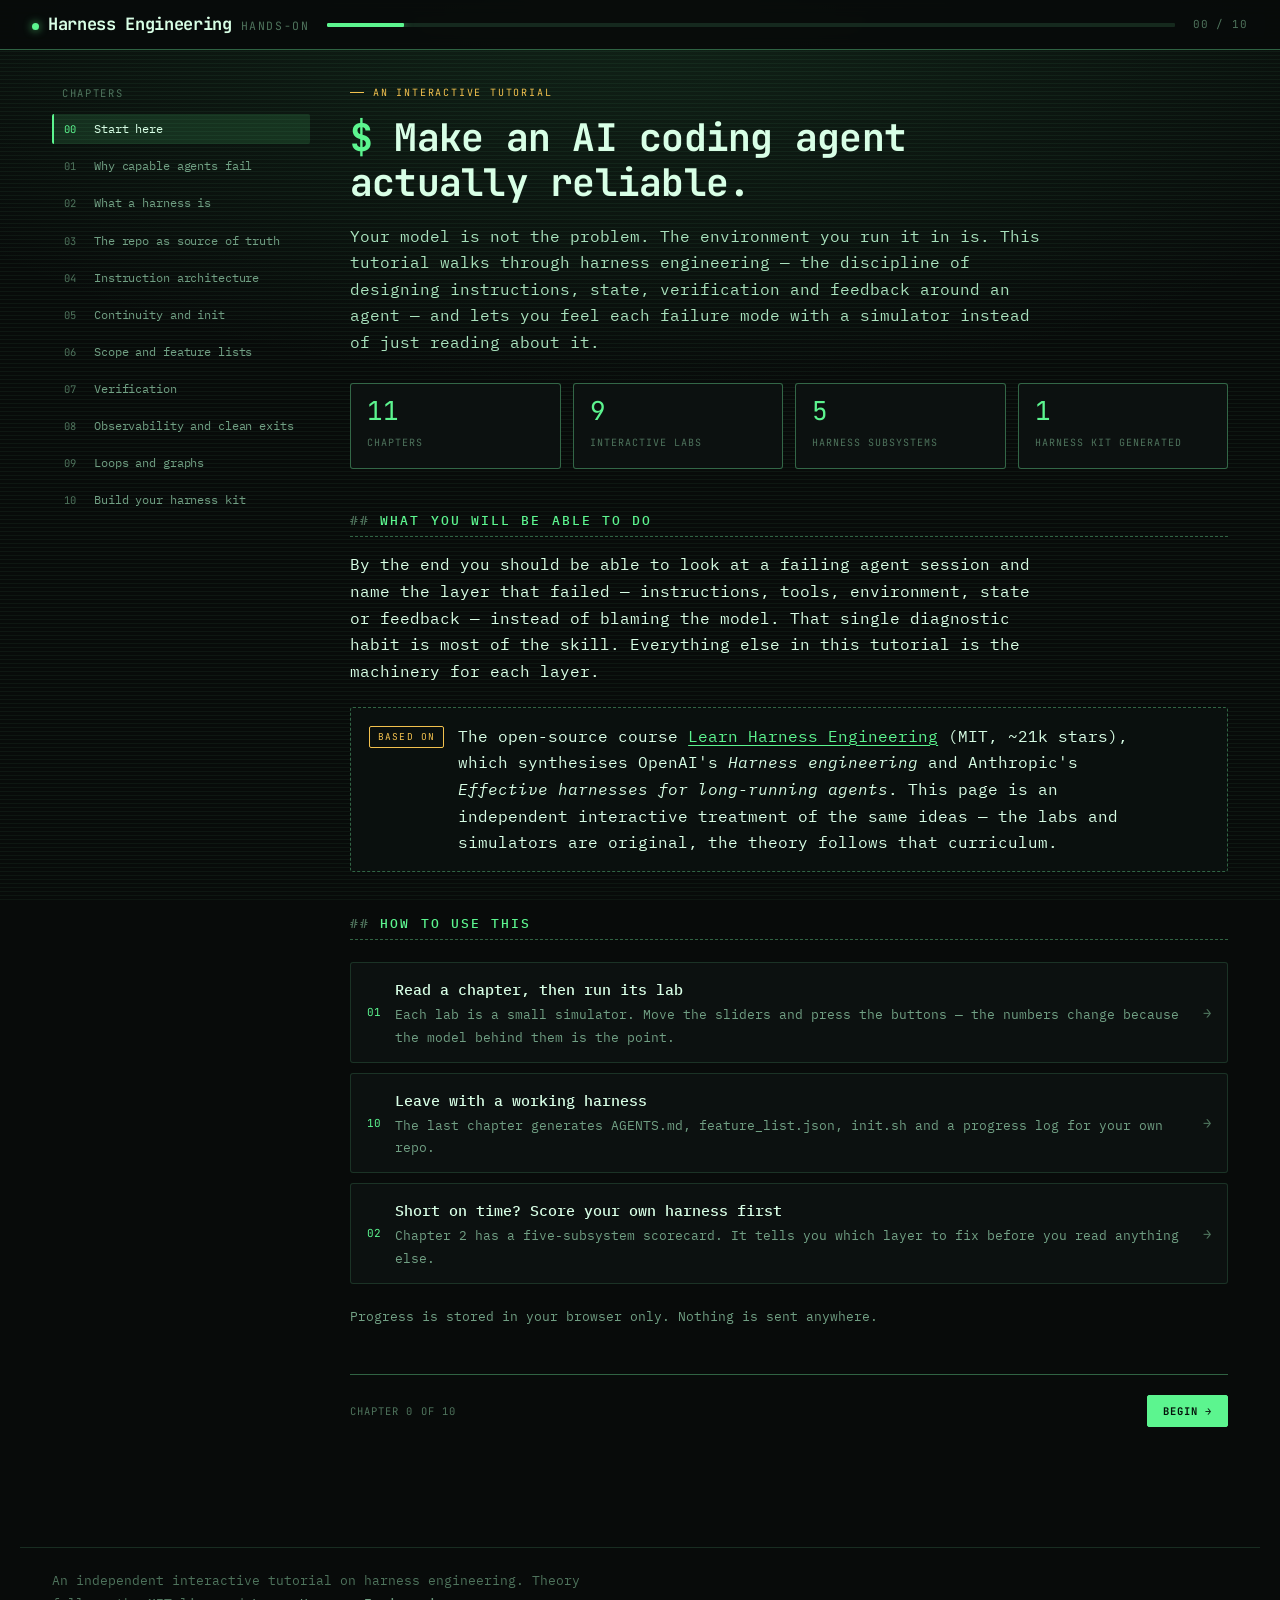
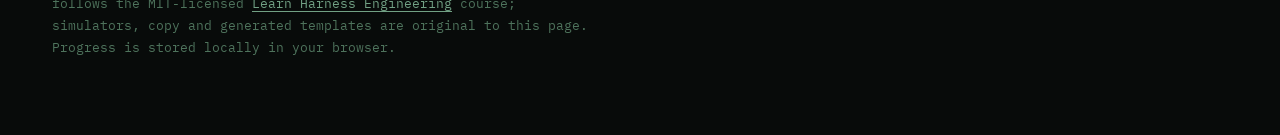
<file: preview-terminal.html>
<!DOCTYPE html>
<html lang="en">
<head>
<meta charset="UTF-8">
<meta name="viewport" content="width=device-width, initial-scale=1.0">
<title>Harness Engineering, Hands-On — Terminal phosphor</title>
<meta name="description" content="A hands-on, interactive tutorial on harness engineering: why capable AI coding agents still fail, and how to build the instructions, state, verification and feedback systems that make them reliable.">
<link rel="preconnect" href="https://fonts.googleapis.com">
<link rel="preconnect" href="https://fonts.gstatic.com" crossorigin>
<link href="https://fonts.googleapis.com/css2?family=Instrument+Serif:ital@0;1&family=DM+Sans:ital,opsz,wght@0,9..40,300..700;1,9..40,400&family=JetBrains+Mono:wght@400;500&display=swap" rel="stylesheet">
<link rel="stylesheet" href="assets/style.css">
<link rel="stylesheet" href="themes/terminal.css">
<link rel="icon" href="data:image/svg+xml,<svg xmlns='http://www.w3.org/2000/svg' viewBox='0 0 32 32'><rect width='32' height='32' rx='7' fill='%23f6f2ea'/><path d='M8 22V10m0 6h8m0-6v12' stroke='%23c2410c' stroke-width='3' fill='none' stroke-linecap='square'/></svg>">
</head>
<body>

<header class="topbar">
  <a class="brand" href="index.html#/ch-0" style="text-decoration:none"><span class="dot"></span><b>Harness Engineering</b> hands-on</a>
  <div class="progress-rail"><i id="progressFill"></i></div>
  <div class="topbar-meta" id="chapterCounter">01 / 11</div>
</header>

<div class="shell">

  <nav class="sidenav" aria-label="Chapters">
    <p class="sidenav-title">Chapters</p>
    <ol id="chapterList">
      <li><a href="#/ch-0"  data-ch="ch-0"><span class="num">00</span><span>Start here</span></a></li>
      <li><a href="#/ch-1"  data-ch="ch-1"><span class="num">01</span><span>Why capable agents fail</span></a></li>
      <li><a href="#/ch-2"  data-ch="ch-2"><span class="num">02</span><span>What a harness is</span></a></li>
      <li><a href="#/ch-3"  data-ch="ch-3"><span class="num">03</span><span>The repo as source of truth</span></a></li>
      <li><a href="#/ch-4"  data-ch="ch-4"><span class="num">04</span><span>Instruction architecture</span></a></li>
      <li><a href="#/ch-5"  data-ch="ch-5"><span class="num">05</span><span>Continuity and init</span></a></li>
      <li><a href="#/ch-6"  data-ch="ch-6"><span class="num">06</span><span>Scope and feature lists</span></a></li>
      <li><a href="#/ch-7"  data-ch="ch-7"><span class="num">07</span><span>Verification</span></a></li>
      <li><a href="#/ch-8"  data-ch="ch-8"><span class="num">08</span><span>Observability and clean exits</span></a></li>
      <li><a href="#/ch-9"  data-ch="ch-9"><span class="num">09</span><span>Loops and graphs</span></a></li>
      <li><a href="#/ch-10" data-ch="ch-10"><span class="num">10</span><span>Build your harness kit</span></a></li>
    </ol>
  </nav>

  <main>

  <!-- ============================ CH 0 ============================ -->
  <section class="chapter" id="ch-0">
    <p class="eyebrow">An interactive tutorial</p>
    <h1>Make an AI coding agent actually reliable.</h1>
    <p class="lede">Your model is not the problem. The environment you run it in is. This tutorial walks through harness engineering — the discipline of designing instructions, state, verification and feedback around an agent — and lets you feel each failure mode with a simulator instead of just reading about it.</p>

    <div class="hero-grid">
      <div class="stat"><span class="n">11</span><span class="k">chapters</span></div>
      <div class="stat"><span class="n">9</span><span class="k">interactive labs</span></div>
      <div class="stat"><span class="n">5</span><span class="k">harness subsystems</span></div>
      <div class="stat"><span class="n">1</span><span class="k">harness kit generated</span></div>
    </div>

    <h2>What you will be able to do</h2>
    <p>By the end you should be able to look at a failing agent session and name the layer that failed — instructions, tools, environment, state or feedback — instead of blaming the model. That single diagnostic habit is most of the skill. Everything else in this tutorial is the machinery for each layer.</p>

    <div class="callout">
      <span class="tag">Based on</span>
      <p>The open-source course <a href="https://github.com/walkinglabs/learn-harness-engineering" target="_blank" rel="noopener">Learn Harness Engineering</a> (MIT, ~21k stars), which synthesises OpenAI's <em>Harness engineering</em> and Anthropic's <em>Effective harnesses for long-running agents</em>. This page is an independent interactive treatment of the same ideas — the labs and simulators are original, the theory follows that curriculum.</p>
    </div>

    <h2>How to use this</h2>
    <div class="path-list">
      <a class="path-item" href="#/ch-1"><span class="pi-n">01</span><span><span class="pi-t">Read a chapter, then run its lab</span><span class="pi-d">Each lab is a small simulator. Move the sliders and press the buttons — the numbers change because the model behind them is the point.</span></span><span class="pi-go">&rarr;</span></a>
      <a class="path-item" href="#/ch-10"><span class="pi-n">10</span><span><span class="pi-t">Leave with a working harness</span><span class="pi-d">The last chapter generates AGENTS.md, feature_list.json, init.sh and a progress log for your own repo.</span></span><span class="pi-go">&rarr;</span></a>
      <a class="path-item" href="#/ch-2"><span class="pi-n">02</span><span><span class="pi-t">Short on time? Score your own harness first</span><span class="pi-d">Chapter 2 has a five-subsystem scorecard. It tells you which layer to fix before you read anything else.</span></span><span class="pi-go">&rarr;</span></a>
    </div>

    <p class="small">Progress is stored in your browser only. Nothing is sent anywhere.</p>

    <div class="chapter-nav">
      <span class="hint">Chapter 0 of 10</span>
      <button class="btn primary" data-next="ch-1">Begin &rarr;</button>
    </div>
  </section>

  <!-- ============================ CH 1 ============================ -->
  <section class="chapter" id="ch-1">
    <p class="eyebrow">Chapter 01 &middot; Diagnosis</p>
    <h1>Strong models don't mean reliable execution.</h1>
    <p class="lede">Claude Sonnet 4.5 scored 77.2% on SWE-bench Verified in September 2025. Then you hand the same model your actual repo — vague ticket, no tests, conventions that live in a Slack thread — and it confidently ships something broken.</p>

    <p>That gap has a name: the <strong>capability gap</strong>. Benchmarks hand the agent a clean issue description, an existing test suite and a working environment. Real work asks it to invent all three. The model didn't get worse between the benchmark and your repo; the harness did.</p>

    <p>The cleanest evidence comes from Anthropic, who ran the same prompt — "build a 2D retro game editor" — on the same model (Opus 4.5) under two different harnesses:</p>

    <div class="table-wrap">
      <table>
        <thead><tr><th>Run</th><th>Harness</th><th class="num">Time</th><th class="num">Cost</th><th>Outcome</th></tr></thead>
        <tbody>
          <tr><td>Bare</td><td>Single prompt, no planner, no evaluator</td><td class="num">20 min</td><td class="num">$9</td><td>App opened; entities ignored input</td></tr>
          <tr><td>Harnessed</td><td>Planner / generator / evaluator split</td><td class="num">6 h</td><td class="num">$200</td><td>Core loop playable; unfinished edges</td></tr>
        </tbody>
      </table>
    </div>

    <p>Same weights. Different tack. OpenAI's harness engineering write-up is blunter still: in a well-harnessed repository Codex goes from <em>unreliable</em> to <em>reliable</em> — not "a bit better", but a qualitative jump.</p>

    <h2>The five ways sessions actually fail</h2>
    <p>Almost every bad agent session is one of these. Learn to recognise them and you have a triage list, not a mystery.</p>

    <ul>
      <li><strong>Vague requirements.</strong> "Add a search feature" — search what, ranked how, paginated? The agent guesses. A wrong guess costs several times more than the sentence that would have prevented it.</li>
      <li><strong>Unwritten conventions.</strong> Your team is on SQLAlchemy 2.0; every endpoint must pass OAuth 2.0. The agent has never seen that rule, so it cannot comply.</li>
      <li><strong>Broken environment.</strong> Missing dependencies and version conflicts burn context on <code>pip install</code> errors instead of the task.</li>
      <li><strong>No verification.</strong> Nothing executable says what "done" means, so the agent uses its own standard: "the code looks fine." Anthropic also observed <em>context anxiety</em> — as the window fills, agents rush, skip verification and pick the easy solution.</li>
      <li><strong>Cross-session amnesia.</strong> Every new session re-explores the repo and re-litigates decisions. Failure rates spike sharply on tasks longer than about 30 minutes.</li>
    </ul>

    <div class="callout">
      <span class="tag">Principle</span>
      <p>When something fails, don't swap the model first — check the harness. If the same model succeeds on a similar, well-structured task, the weights are fine and the environment is not.</p>
    </div>

    <h2>Lab 01 — Triage a failed session</h2>
    <div class="lab" data-lab="lab-1">
      <div class="lab-head">
        <span class="lab-label">Lab <span>01</span> &middot; Failure triage</span>
        <span class="lab-status" data-status>not started</span>
      </div>
      <div class="lab-body">
        <p>Pick the symptom you have actually seen. Each one maps to a specific harness layer and a specific fix — that mapping is the whole diagnostic method.</p>
        <div class="chips" id="triageChips">
          <button class="chip" data-symptom="done">"It said done. It wasn't."</button>
          <button class="chip" data-symptom="rediscover">"It re-explores the repo every session"</button>
          <button class="chip" data-symptom="conventions">"It ignores our conventions"</button>
          <button class="chip" data-symptom="overreach">"It rewrote 12 files at once"</button>
          <button class="chip" data-symptom="guessing">"It keeps guessing when tests fail"</button>
        </div>
        <div class="diag" id="triageOut"></div>
      </div>
    </div>

    <h2>The habit to build</h2>
    <p>Attribute every failure to a layer before you change anything: was the task unclear, was context missing, was the environment broken, was there no verification, or was state lost? Anthropic's own diagnostic loop is exactly this — execute, observe the failure, attribute it to a layer, fix that layer, re-execute. You will find "the model isn't good enough" appearing in your notes less and less.</p>

    <div class="chapter-nav">
      <button class="btn" data-prev="ch-0">&larr; Back</button>
      <span class="hint">Chapter 1 of 10</span>
      <button class="btn primary" data-next="ch-2">Next &rarr;</button>
    </div>
  </section>

  <!-- ============================ CH 2 ============================ -->
  <section class="chapter" id="ch-2">
    <p class="eyebrow">Chapter 02 &middot; Definition</p>
    <h1>A prompt file is not a harness.</h1>
    <p class="lede">People say "harness" and mean "the system prompt I wrote." That is one of five subsystems. The other four are where most reliability actually comes from.</p>

    <p>The analogy that makes it click: a new engineer joins your project with no README, no comments, nobody to ask, and CI config buried somewhere. Smart people still struggle — they spend their day working out what the project <em>is</em> instead of solving the problem. An agent has it worse: it can only see the files you put in front of it and the commands it can run.</p>

    <h2>The five subsystems</h2>
    <div class="table-wrap">
      <table>
        <thead><tr><th>Subsystem</th><th>What it carries</th><th>Typical artefacts</th></tr></thead>
        <tbody>
          <tr><td><strong>Instructions</strong></td><td>Rules, conventions, definition of done</td><td><code>AGENTS.md</code>, <code>CLAUDE.md</code>, <code>docs/</code></td></tr>
          <tr><td><strong>Tools</strong></td><td>What the agent can actually do</td><td>shell, test runner, linters, MCP servers, scripts</td></tr>
          <tr><td><strong>Environment</strong></td><td>A runnable, isolated place to work</td><td><code>init.sh</code>, lockfiles, containers, git worktrees</td></tr>
          <tr><td><strong>State</strong></td><td>What is done, why, and what is next</td><td><code>feature_list.json</code>, progress log, git history</td></tr>
          <tr><td><strong>Feedback</strong></td><td>Evidence of what actually happened</td><td>tests, type checks, e2e runs, traces, logs</td></tr>
        </tbody>
      </table>
    </div>

    <p>Three habits separate a real harness from a prompt dump. <strong>Give a map, not a manual</strong> — <code>AGENTS.md</code> is a directory page around 100 lines long, not an encyclopaedia. <strong>Constrain, don't micromanage</strong> — enforce invariants and let the agent choose the implementation. And <strong>remove one at a time and watch</strong> — delete a subsystem, see how much performance drops, and you learn which parts are actually load-bearing today.</p>

    <div class="callout">
      <span class="tag">Two anchors</span>
      <p>OpenAI frames the core principle as "the repo <em>is</em> the spec." Anthropic frames it as state persistence and explicit recovery paths. Different words, same claim: everything outside the model weights decides how much of the model's capability gets realised.</p>
    </div>

    <h2>Lab 02 — Score your own harness</h2>
    <div class="lab" data-lab="lab-2">
      <div class="lab-head">
        <span class="lab-label">Lab <span>02</span> &middot; Five-subsystem scorecard</span>
        <span class="lab-status" data-status>not started</span>
      </div>
      <div class="lab-body">
        <p>Rate the repo you use an agent on most often. 0 = does not exist, 4 = solid and maintained. The verdict is driven by your weakest link, not your average — that is how reliability actually behaves.</p>
        <div id="scorecard"></div>
        <div class="score-line">
          <span class="big" id="sc-score">—</span>
          <span class="of">/ 20</span>
          <span class="verdict" id="sc-verdict">Move the sliders to score your harness.</span>
        </div>
      </div>
    </div>

    <h2>Why the weakest link wins</h2>
    <p>A harness is a chain. A brilliant instruction file cannot rescue an agent that cannot run the tests; a perfect test suite does nothing if the agent never learns what state it is in. That is why the scorecard reports the minimum rather than the mean: your session quality is set by whichever subsystem you have neglected, and adding strength anywhere else is mostly wasted effort until you fix it.</p>

    <div class="chapter-nav">
      <button class="btn" data-prev="ch-1">&larr; Back</button>
      <span class="hint">Chapter 2 of 10</span>
      <button class="btn primary" data-next="ch-3">Next &rarr;</button>
    </div>
  </section>

  <!-- ============================ CH 3 ============================ -->
  <section class="chapter" id="ch-3">
    <p class="eyebrow">Chapter 03 &middot; Instructions</p>
    <h1>If it isn't in the repo, it doesn't exist.</h1>
    <p class="lede">An agent has three inputs: the task description, the contents of the repository, and the output of commands it runs. Slack, Jira, Confluence and the architecture decision you made on Friday are all invisible to it.</p>

    <p>This is not a "write more documentation" problem. It is a "put the decision where it will be needed" problem. A 50-line <code>ARCHITECTURE.md</code> inside <code>src/api/</code> beats a 500-page Confluence space nobody maintains, because information only helps at the moment it is in front of the reader. Proximity beats length.</p>

    <h2>The fresh-session test</h2>
    <p>You can measure whether your map is good enough in one move: open a brand-new session, give it nothing but the repository, and see whether it can answer five questions without asking you anything.</p>

    <div class="table-wrap">
      <table>
        <thead><tr><th>Question</th><th>Where the answer must live</th></tr></thead>
        <tbody>
          <tr><td>What is this system?</td><td><code>README.md</code> / <code>AGENTS.md</code></td></tr>
          <tr><td>How is it organised?</td><td><code>ARCHITECTURE.md</code>, module docs</td></tr>
          <tr><td>How do I run it?</td><td><code>init.sh</code>, <code>Makefile</code>, package scripts</td></tr>
          <tr><td>How do I verify it?</td><td>test / lint / typecheck commands</td></tr>
          <tr><td>Where are we now?</td><td><code>feature_list.json</code>, progress log, <code>git log</code></td></tr>
        </tbody>
      </table>
    </div>

    <h2>Lab 03 — Run the fresh-session test</h2>
    <div class="lab" data-lab="lab-3">
      <div class="lab-head">
        <span class="lab-label">Lab <span>03</span> &middot; Fresh-session test</span>
        <span class="lab-status" data-status>not started</span>
      </div>
      <div class="lab-body">
        <p>Answer for your own repo. Be honest about "not sure" — for an agent, "not sure" and "no" are the same thing.</p>
        <div class="checklist" id="fsList"></div>
        <div class="score-line">
          <span class="big" id="fs-score">—</span>
          <span class="of">/ 5</span>
          <span class="verdict" id="fs-verdict">Answer the five questions.</span>
        </div>
      </div>
    </div>

    <div class="callout warn">
      <span class="tag">Cost of a miss</span>
      <p>Every question the agent cannot answer from the repo becomes exploration time at the start of every single session — and exploration is where inconsistent decisions get made. The fix is a file, not a better model.</p>
    </div>

    <div class="chapter-nav">
      <button class="btn" data-prev="ch-2">&larr; Back</button>
      <span class="hint">Chapter 3 of 10</span>
      <button class="btn primary" data-next="ch-4">Next &rarr;</button>
    </div>
  </section>

  <!-- ============================ CH 4 ============================ -->
  <section class="chapter" id="ch-4">
    <p class="eyebrow">Chapter 04 &middot; Instructions</p>
    <h1>Your 600-line instruction file is hurting the agent.</h1>
    <p class="lede">It started at 40 lines. Every mistake added a rule. Three months later a simple bug fix means reading deployment notes, six style opinions and a lesson from a WebSocket leak — and the security rule on line 300 gets ignored.</p>

    <p>Four things go wrong at once. <strong>Context budget</strong> disappears: a 600-line file can eat 10–20k tokens, 8–15% of a 128k window, before the agent reads a single source file. <strong>Position matters</strong>: Liu et al. (2023) showed models use information in the middle of a long context far less reliably than information at the start or end. <strong>Priority flattens</strong>: "never use <code>eval()</code>", "prefer functional style" and "watch for that leak" all look identical in a list. And <strong>files only grow</strong>, because deleting a rule feels riskier than adding one.</p>

    <div class="blockquote">
      <p>The fix is architectural: a short entry file that routes, plus detail that is revealed on demand. 50–200 lines at the root; everything else behind a link the agent follows only when the task needs it.</p>
    </div>

    <h2>Lab 04a — Spend a context window</h2>
    <div class="lab" data-lab="lab-4a">
      <div class="lab-head">
        <span class="lab-label">Lab <span>04a</span> &middot; Context budget simulator</span>
        <span class="lab-status" data-status>not started</span>
      </div>
      <div class="lab-body">
        <p>A 200,000-token window, a task that needs real source files, and tool output you cannot avoid. Move the sliders and watch what is left for thinking.</p>

        <div class="field">
          <div class="field-head"><label for="cb-lines">Instruction file length</label><span class="val" id="cb-lines-v">600 lines</span></div>
          <input type="range" id="cb-lines" min="20" max="600" step="10" value="600">
        </div>
        <div class="field">
          <div class="field-head"><label for="cb-files">Source files the task needs</label><span class="val" id="cb-files-v">24 files</span></div>
          <input type="range" id="cb-files" min="2" max="60" step="1" value="24">
        </div>
        <div class="chips" id="cb-mode">
          <button class="chip on" data-mode="mono">One giant AGENTS.md</button>
          <button class="chip" data-mode="routed">Entry file + on-demand docs</button>
        </div>

        <div class="svg-wrap" style="padding:16px">
          <div id="cb-bar" style="display:flex;height:34px;border-radius:6px;overflow:hidden;border:1px solid var(--rule);font-family:var(--font-mono);font-size:10px;color:#fff"></div>
          <div id="cb-legend" style="display:flex;flex-wrap:wrap;gap:14px;margin-top:10px;font-family:var(--font-mono);font-size:10.5px;color:var(--ink-dim)"></div>
        </div>

        <div id="cb-warn" style="margin-top:14px"></div>
      </div>
    </div>

    <h2>Lab 04b — Where do you put the rule that matters?</h2>
    <div class="lab" data-lab="lab-4b">
      <div class="lab-head">
        <span class="lab-label">Lab <span>04b</span> &middot; Position and recall</span>
        <span class="lab-status" data-status>not started</span>
      </div>
      <div class="lab-body">
        <p>Drag your non-negotiable security rule through the instruction file. The curve is the shape of the <em>lost in the middle</em> effect: strong at the edges, weak in the middle. It is illustrative, not a measurement of your model.</p>

        <div class="field">
          <div class="field-head"><label for="att-pos">Rule position in the file</label><span class="val" id="att-pos-v">line 300 of 600</span></div>
          <input type="range" id="att-pos" min="1" max="100" step="1" value="50">
        </div>

        <div class="svg-wrap">
          <svg id="att-curve" viewBox="0 0 600 190" role="img" aria-label="Attention recall curve across the context window"></svg>
        </div>
        <div id="att-verdict" style="margin-top:14px"></div>
      </div>
    </div>

    <h2>The rule of thumb</h2>
    <p>Keep the entry file under about 200 lines and hold it to hard constraints, a startup workflow, and the definition of done. Push everything else — API conventions, database rules, deployment notes — into topic files the agent opens only when the task calls for them. Then audit quarterly and delete what no longer earns its place.</p>

    <div class="chapter-nav">
      <button class="btn" data-prev="ch-3">&larr; Back</button>
      <span class="hint">Chapter 4 of 10</span>
      <button class="btn primary" data-next="ch-5">Next &rarr;</button>
    </div>
  </section>

  <!-- ============================ CH 5 ============================ -->
  <section class="chapter" id="ch-5">
    <p class="eyebrow">Chapter 05 &middot; State</p>
    <h1>Sessions end. Understanding doesn't have to.</h1>
    <p class="lede">The agent runs 30 minutes, gets most of a feature done, and runs out of context. The next session remembers none of it: not the decisions, not which files changed, not what the tests said.</p>

    <p>Bigger windows do not fix this. The information an agent produces is not uniformly valuable: intermediate reasoning carries the <em>why</em> — why option A beat option B, why that library, why this shortcut — and the final output only carries the <em>what</em>. Compaction keeps the code and drops the reasoning, so the next session sees the artefact and "optimises" away a decision that was deliberate.</p>

    <p>Worse, agents know when the window is filling. Anthropic describes <em>context anxiety</em>: as the budget tightens, the agent rushes the finish, skips verification and takes the simple path. A harness that never leaves a written handoff guarantees that every session is somebody's first day.</p>

    <h2>What a handoff actually contains</h2>
    <div class="table-wrap">
      <table>
        <thead><tr><th>Artefact</th><th>Answers</th></tr></thead>
        <tbody>
          <tr><td><code>feature_list.json</code></td><td>What is done, what is active, what is blocked — with the command that proves it</td></tr>
          <tr><td><code>progress.md</code></td><td>What happened last session, what is verified, what is next</td></tr>
          <tr><td>Decision notes</td><td>Why this approach and not the obvious one</td></tr>
          <tr><td>Git checkpoint</td><td>The exact repository state to start from</td></tr>
          <tr><td><code>init.sh</code></td><td>The one command that makes the environment trustworthy again</td></tr>
        </tbody>
      </table>
    </div>

    <p>Initialisation deserves its own phase, not a corner of the feature work. Implementation maximises verified features; initialisation maximises the reliability of everything that follows. Mixed together, the agent does what is visible — it writes code — and skips what is invisible — verifying that the test framework works. The cost lands in session two, when nobody can run anything.</p>

    <h2>Lab 05 — Run three sessions, twice</h2>
    <div class="lab" data-lab="lab-5">
      <div class="lab-head">
        <span class="lab-label">Lab <span>05</span> &middot; Session replay</span>
        <span class="lab-status" data-status>not started</span>
      </div>
      <div class="lab-body">
        <p>One feature, three sessions, two harnesses. The bare column has no progress file and no init phase. The harnessed column writes state and rehydrates in two minutes. Watch where the minutes go.</p>

        <div class="sim-grid">
          <div class="sim-col bare">
            <h5>Bare — no state, no init</h5>
            <div class="sim-bar"><i id="sim-bare-bar"></i></div>
            <div class="sim-log" id="sim-bare-log"></div>
            <div class="sim-totals"><span>elapsed <b id="sim-bare-time">0 min</b></span><span>wasted <b id="sim-bare-waste">0 min</b></span></div>
          </div>
          <div class="sim-col harnessed">
            <h5>Harnessed — progress + init.sh</h5>
            <div class="sim-bar"><i id="sim-h-bar"></i></div>
            <div class="sim-log" id="sim-h-log"></div>
            <div class="sim-totals"><span>elapsed <b id="sim-h-time">0 min</b></span><span>wasted <b id="sim-h-waste">0 min</b></span></div>
          </div>
        </div>

        <div class="btn-row">
          <button class="btn primary" id="sim-run">Run the experiment</button>
          <button class="btn ghost" id="sim-reset">Reset</button>
        </div>
        <div id="sim-note" style="margin-top:16px"></div>
      </div>
    </div>

    <div class="chapter-nav">
      <button class="btn" data-prev="ch-4">&larr; Back</button>
      <span class="hint">Chapter 5 of 10</span>
      <button class="btn primary" data-next="ch-6">Next &rarr;</button>
    </div>
  </section>

  <!-- ============================ CH 6 ============================ -->
  <section class="chapter" id="ch-6">
    <p class="eyebrow">Chapter 06 &middot; Scope</p>
    <h1>One feature at a time, or nothing finishes.</h1>
    <p class="lede">Ask for "user authentication" and you get a schema change, routes, a mail service, bcrypt, a refactored error middleware and a reorganised test directory. Twelve files, 800 lines, nothing working end to end.</p>

    <p>This is arithmetic, not personality. Give the agent context capacity $$C$$ and let it activate $$k$$ tasks at once: each task gets $$C/k$$. Once $$C/k$$ drops below what a single task needs to be reasoned about and verified, none of them finish. The agent did not get dumber — you divided its attention.</p>

    <div class="callout">
      <span class="tag">WIP = 1</span>
      <p>Pick exactly one item, implement it, run end-to-end verification, commit, update the list, unlock the next. Anthropic's long-running-agent guidance is explicit: one feature at a time, verified and recorded before moving on.</p>
    </div>

    <h2>Lab 06a — Divide the attention budget</h2>
    <div class="lab" data-lab="lab-6a">
      <div class="lab-head">
        <span class="lab-label">Lab <span>06a</span> &middot; WIP calculator</span>
        <span class="lab-status" data-status>not started</span>
      </div>
      <div class="lab-body">
        <p>Assume 100 units of usable reasoning budget for the session and a threshold of 40 units to finish one task properly.</p>
        <div class="field">
          <div class="field-head"><label for="wip">Tasks in flight</label><span class="val" id="wip-v">4</span></div>
          <input type="range" id="wip" min="1" max="8" step="1" value="4">
        </div>
        <div id="wip-bars"></div>
        <div id="wip-verdict" style="margin-top:14px"></div>
      </div>
    </div>

    <h2>Lab 06b — Build a feature list that means something</h2>
    <div class="lab" data-lab="lab-6b">
      <div class="lab-head">
        <span class="lab-label">Lab <span>06b</span> &middot; Feature list builder</span>
        <span class="lab-status" data-status>not started</span>
      </div>
      <div class="lab-body">
        <p>A feature row needs three things to be usable: the <strong>user-visible behaviour</strong>, the <strong>exact verification</strong> that proves it, and a <strong>state</strong>. A row missing the verification is a wish. Add rows and watch the JSON and the validator respond.</p>

        <div style="overflow-x:auto">
          <table class="feat-editor">
            <thead><tr><th style="width:32%">Title</th><th style="width:40%">User-visible behaviour</th><th style="width:28%">Verification command</th><th style="width:14%">State</th><th></th></tr></thead>
            <tbody id="feat-rows"></tbody>
          </table>
        </div>
        <div class="btn-row">
          <button class="btn small" id="feat-add">+ Add feature</button>
          <button class="btn small ghost" id="feat-copy">Copy JSON</button>
          <button class="btn small ghost" id="feat-dl">Download</button>
        </div>
        <div id="feat-warn" style="margin-top:14px"></div>
        <pre class="kit-out" id="feat-json" style="margin-top:14px;max-height:280px;border-radius:var(--r-sm)"></pre>
      </div>
    </div>

    <p>Notice what the list is doing structurally: the scheduler reads it to choose work, the verifier reads it to decide whether the work passed, and the handoff writer reads it to summarise. It is not a memo for humans — it is the shared data structure the whole harness runs on. Which is why it has to live in the repo as machine-readable state, not in a chat transcript.</p>

    <div class="chapter-nav">
      <button class="btn" data-prev="ch-5">&larr; Back</button>
      <span class="hint">Chapter 6 of 10</span>
      <button class="btn primary" data-next="ch-7">Next &rarr;</button>
    </div>
  </section>

  <!-- ============================ CH 7 ============================ -->
  <section class="chapter" id="ch-7">
    <p class="eyebrow">Chapter 07 &middot; Feedback</p>
    <h1>&ldquo;Done&rdquo; is a claim. Evidence is a fact.</h1>
    <p class="lede">Modern neural networks are systematically overconfident — reported confidence runs above actual accuracy, as Guo et al. showed in 2017. An agent that feels finished is reporting a feeling.</p>

    <p>Unit tests have a designed blind spot: they isolate. Mock the dependency, test the unit, and every module passes while the system is broken. Four classes of defect survive a green unit suite:</p>

    <ul>
      <li><strong>Interface mismatch</strong> — the renderer passes a relative path, the preload script expects absolute. Both sides mock, both pass.</li>
      <li><strong>State propagation</strong> — a migration changes the schema; an ORM cache still holds old-shaped entries.</li>
      <li><strong>Resource lifecycle</strong> — file handles and connections acquired across components, released by none.</li>
      <li><strong>Environment dependency</strong> — correct against mocks, wrong against real config, latency or an unavailable service.</li>
    </ul>

    <p>End-to-end verification does something subtler than catching bugs: it changes how the agent writes code. When the agent knows a full flow will be executed, it starts asking how its interface connects upstream, respects architectural boundaries, and handles error paths. The test is not only a filter, it is a constraint on the shape of the solution.</p>

    <h2>Lab 07 — Try to ship a broken feature</h2>
    <div class="lab" data-lab="lab-7">
      <div class="lab-head">
        <span class="lab-label">Lab <span>07</span> &middot; The termination gate</span>
        <span class="lab-status" data-status>not started</span>
      </div>
      <div class="lab-body">
        <p>Feature: <strong>password reset</strong>. The agent has written the schema change, the endpoint, the email template and the tests. It says: <em>"It's done."</em> Run the three gates in order — or skip one and ship.</p>

        <div class="chips">
          <button class="chip" id="gate-lint">1. Run lint &amp; typecheck</button>
          <button class="chip" id="gate-test">2. Run the test suite</button>
          <button class="chip" id="gate-e2e">3. Run the full user flow</button>
          <button class="chip" id="gate-ship">Ship it now</button>
        </div>
        <pre class="console" id="gate-console"><span class="ln dim">$ waiting for a gate to run…</span></pre>
        <div id="gate-verdict"></div>
      </div>
    </div>

    <div class="callout warn">
      <span class="tag">The pattern</span>
      <p>Lint passes. Twelve unit tests pass. The feature is still broken in three ways that only appear when the flow runs. If your definition of done stops at "tests are green", you have automated the exact gap the agent is worst at.</p>
    </div>

    <p>The fix is structural: separate the agent that does the work from the agent that checks it. Anthropic's finding is that agents praise their own output; a checker with its own rubric and its own evidence requirement does not. Then require the evidence to be recorded — not summarised as "looks good", but as the command that ran and the output it produced.</p>

    <div class="chapter-nav">
      <button class="btn" data-prev="ch-6">&larr; Back</button>
      <span class="hint">Chapter 7 of 10</span>
      <button class="btn primary" data-next="ch-8">Next &rarr;</button>
    </div>
  </section>

  <!-- ============================ CH 8 ============================ -->
  <section class="chapter" id="ch-8">
    <p class="eyebrow">Chapter 08 &middot; Feedback</p>
    <h1>If you can't see it run, you're guessing.</h1>
    <p class="lede">Code review shows what was written. Traces show what actually ran. Without the second, every retry is a random walk and every evaluation is a matter of taste.</p>

    <p>Four costs arrive together when a harness has no observability. You cannot distinguish <em>correct</em> from <em>looks correct</em>. Evaluation becomes mysticism, because two evaluators with implicit standards disagree and neither can say why. Retries become blind, so the agent "fixes" unrelated code while the real cause sits untouched. And the handoff cliff gets steeper, because the next session must diagnose the system from scratch.</p>

    <div class="table-wrap">
      <table>
        <thead><tr><th></th><th>Without observability</th><th>With a contract and traces</th></tr></thead>
        <tbody>
          <tr><td>Planner</td><td>"Make the app dark mode"</td><td>Sprint contract: components, per-component criteria, exclusions</td></tr>
          <tr><td>Evaluator</td><td>"Doesn't feel right"</td><td>"Button contrast 2.1:1, WCAG AA needs 4.5:1"</td></tr>
          <tr><td>Retries</td><td>3–4 blind attempts, ~45 min</td><td>One targeted fix, ~15 min</td></tr>
        </tbody>
      </table>
    </div>

    <p>Then there is the end of the session. Lehman's laws say a changing system grows more complex unless you actively manage it, and agents accelerate that: OpenAI observed Codex copying whatever patterns already exist in the repo, good or bad. Left alone, drift compounds. Their team initially reserved Fridays — about 20% of weekly capacity — for cleaning up "AI slop", then replaced it with encoded golden rules, periodic cleanup tasks and rules promoted from documentation into tooling.</p>

    <h2>What "clean state" actually means</h2>
    <ul>
      <li>The build passes, and the next session does not have to fix it first.</li>
      <li>All tests pass, including the ones that existed before this session.</li>
      <li>Verification ran in CI, not just on the author's machine.</li>
      <li>Feature state and progress are updated with evidence.</li>
      <li>Temporary files, debug prints and scaffolding are removed.</li>
      <li>The standard startup path still works from a cold clone.</li>
    </ul>

    <h2>Lab 08 — Grade your last session's exit</h2>
    <div class="lab" data-lab="lab-8">
      <div class="lab-head">
        <span class="lab-label">Lab <span>08</span> &middot; Clean-exit checklist</span>
        <span class="lab-status" data-status>not started</span>
      </div>
      <div class="lab-body">
        <p>Think about the last agent session you ended. Tick what was true when you walked away.</p>
        <div class="checklist" id="exitList"></div>
        <div class="score-line">
          <span class="big" id="exit-score">—</span>
          <span class="of">/ 6</span>
          <span class="verdict" id="exit-verdict">Tick the boxes.</span>
        </div>
      </div>
    </div>

    <div class="chapter-nav">
      <button class="btn" data-prev="ch-7">&larr; Back</button>
      <span class="hint">Chapter 8 of 10</span>
      <button class="btn primary" data-next="ch-9">Next &rarr;</button>
    </div>
  </section>

  <!-- ============================ CH 9 ============================ -->
  <section class="chapter" id="ch-9">
    <p class="eyebrow">Chapter 09 &middot; Automation</p>
    <h1>Stop prompting. Start specifying a stopping condition.</h1>
    <p class="lede">Everything so far assumed you were at the keyboard, typing. Loop engineering is the move from "do this next" to "keep going until this is true" — and the difference is one line.</p>

    <p>In early 2026 Claude Code and Codex independently shipped <code>/goal</code>. You type a terminal state, close the laptop, and the agent analyses, codes, tests, fixes and retries until the condition holds. A loop has exactly three parts: <strong>a goal</strong>, <strong>a way to verify it</strong>, and <strong>a stopping condition</strong>. Without the third you have an agent that either quits early or never quits.</p>

    <h2>Lab 09a — Write a loop, not a prompt</h2>
    <div class="lab" data-lab="lab-9a">
      <div class="lab-head">
        <span class="lab-label">Lab <span>09a</span> &middot; /goal builder</span>
        <span class="lab-status" data-status>not started</span>
      </div>
      <div class="lab-body">
        <p>Fill in the terminal state and the evidence. The command assembles below — and the validator tells you which of the three parts is still missing.</p>
        <div class="grid-2">
          <div class="field"><div class="field-head"><label for="goal-state">End state</label></div><input type="text" id="goal-state" value="the checkout flow completes in staging with the payment sandbox"></div>
          <div class="field"><div class="field-head"><label for="goal-verify">Verification</label></div><input type="text" id="goal-verify" value="npm run test:e2e passes with zero failures"></div>
          <div class="field"><div class="field-head"><label for="goal-stop">Stopping condition</label></div><input type="text" id="goal-stop" value="stop and report if 3 consecutive attempts fail"></div>
          <div class="field"><div class="field-head"><label for="goal-max">Iteration cap</label></div><input type="number" id="goal-max" value="10" min="1" max="100"></div>
        </div>
        <pre class="kit-out" id="goal-out" style="border-radius:var(--r-sm);white-space:pre-wrap"></pre>
        <div class="btn-row"><button class="btn small ghost" id="goal-copy">Copy command</button></div>
        <div id="goal-verdict" style="margin-top:14px"></div>
      </div>
    </div>

    <h2>Lab 09b — When a loop has to become a graph</h2>
    <div class="lab" data-lab="lab-9b">
      <div class="lab-head">
        <span class="lab-label">Lab <span>09b</span> &middot; Loop &rarr; graph</span>
        <span class="lab-status" data-status>not started</span>
      </div>
      <div class="lab-body">
        <p>Step through four stages. Each one adds a capability that a single loop cannot express — and a cost you have to be willing to pay.</p>
        <div class="steps-nav" id="graphSteps">
          <button class="step-pill on" data-step="0">1 &middot; One node</button>
          <button class="step-pill" data-step="1">2 &middot; Fan-out</button>
          <button class="step-pill" data-step="2">3 &middot; Checker</button>
          <button class="step-pill" data-step="3">4 &middot; Rollback</button>
        </div>
        <div class="svg-wrap"><svg id="graph-svg" viewBox="0 0 720 384" role="img" aria-label="Progressive agent graph"></svg></div>
        <p class="step-caption" id="graphCaption"></p>
      </div>
    </div>

    <h2>The four layers are a stack, not a sequence</h2>
    <div class="table-wrap">
      <table>
        <thead><tr><th>Layer</th><th>Shapes</th><th>Answers</th></tr></thead>
        <tbody>
          <tr><td>Prompt engineering</td><td>the instruction</td><td>What do we tell the model?</td></tr>
          <tr><td>Context engineering</td><td>the information</td><td>What should it know before deciding?</td></tr>
          <tr><td>Loop engineering</td><td>the runtime</td><td>How does it iterate until the goal holds?</td></tr>
          <tr><td>Graph engineering</td><td>the system</td><td>How do agents, loops and evaluators compose?</td></tr>
        </tbody>
      </table>
    </div>

    <p>Each layer keeps the one below it. Every node in a graph still carries its own prompt, its own context, its own loop. What the graph adds is routing between them — and a bill. This term arrived in July 2026 through a joke between two engineers that the timeline took seriously; the fact-checking shows the "precursor" article predates the joke by two weeks, and the widely quoted "+18% accuracy, −85% cost" numbers come from an unrelated paper on chemical piping diagrams. The idea is real; most of the numbers around it are not.</p>

    <div class="callout">
      <span class="tag">Decision rule</span>
      <p>Once an agent needs specialisation, parallelism, shared state, verification and recovery at the same time, it has stopped being a loop. Until then, the loop is cheaper — and the orchestration tax is real.</p>
    </div>

    <div class="chapter-nav">
      <button class="btn" data-prev="ch-8">&larr; Back</button>
      <span class="hint">Chapter 9 of 10</span>
      <button class="btn primary" data-next="ch-10">Next &rarr;</button>
    </div>
  </section>

  <!-- ============================ CH 10 ============================ -->
  <section class="chapter" id="ch-10">
    <p class="eyebrow">Chapter 10 &middot; Output</p>
    <h1>Leave with a harness, not notes.</h1>
    <p class="lede">Everything in this tutorial converges on four files in the root of your repository. Fill this in once and you have the minimum viable harness for any project.</p>

    <div class="lab" data-lab="lab-10">
      <div class="lab-head">
        <span class="lab-label">Lab <span>10</span> &middot; Harness kit generator</span>
        <span class="lab-status" data-status>not started</span>
      </div>
      <div class="lab-body">
        <div class="grid-2">
          <div class="field"><div class="field-head"><label for="kit-name">Project name</label></div><input type="text" id="kit-name" value="acme-api"></div>
          <div class="field"><div class="field-head"><label for="kit-stack">Stack</label></div><input type="text" id="kit-stack" value="Python 3.12 / FastAPI / Postgres"></div>
          <div class="field"><div class="field-head"><label for="kit-install">Install command</label></div><input type="text" id="kit-install" value="pip install -e ."></div>
          <div class="field"><div class="field-head"><label for="kit-start">Start command</label></div><input type="text" id="kit-start" value="uvicorn app.main:app --reload"></div>
          <div class="field"><div class="field-head"><label for="kit-lint">Lint / typecheck</label></div><input type="text" id="kit-lint" value="ruff check . && mypy app"></div>
          <div class="field"><div class="field-head"><label for="kit-test">Unit tests</label></div><input type="text" id="kit-test" value="pytest -q"></div>
          <div class="field"><div class="field-head"><label for="kit-e2e">End-to-end check</label></div><input type="text" id="kit-e2e" value="pytest -q tests/e2e"></div>
          <div class="field"><div class="field-head"><label for="kit-feature">First feature</label></div><input type="text" id="kit-feature" value="A user can sign in and see their dashboard"></div>
        </div>

        <div class="kit-tabs" id="kitTabs">
          <button class="kit-tab on" data-file="agents">AGENTS.md</button>
          <button class="kit-tab" data-file="features">feature_list.json</button>
          <button class="kit-tab" data-file="init">init.sh</button>
          <button class="kit-tab" data-file="progress">progress.md</button>
        </div>
        <pre class="kit-out" id="kit-out"></pre>
        <div class="btn-row">
          <button class="btn small primary" id="kit-dl">Download this file</button>
          <button class="btn small ghost" id="kit-copy">Copy</button>
        </div>
      </div>
    </div>

    <h2>Your readiness, so far</h2>
    <div id="finalScore"></div>

    <h2>Where to go next</h2>
    <p>The course this page is based on is genuinely good and much longer than this: 14 lectures, 8 hands-on projects, and reverse-engineered breakdowns of how Claude Code, Codex, Pi and DeepSeek build their own harnesses. It also ships a <code>harness-creator</code> skill that scaffolds a harness inside an existing repo, in 15 languages.</p>
    <ul>
      <li><a href="https://github.com/walkinglabs/learn-harness-engineering" target="_blank" rel="noopener">walkinglabs/learn-harness-engineering</a> — the course repository (MIT)</li>
      <li><a href="https://walkinglabs.github.io/learn-harness-engineering/" target="_blank" rel="noopener">The course site</a> — lectures, projects, templates</li>
      <li><a href="https://openai.com/index/harness-engineering/" target="_blank" rel="noopener">OpenAI: Harness engineering</a> — "the repo is the spec"</li>
      <li><a href="https://www.anthropic.com/engineering/effective-harnesses-for-long-running-agents" target="_blank" rel="noopener">Anthropic: Effective harnesses for long-running agents</a></li>
      <li><a href="https://www.anthropic.com/engineering/harness-design-long-running-apps" target="_blank" rel="noopener">Anthropic: Harness design for long-running application development</a></li>
    </ul>

    <h2>The one thing to keep</h2>
    <div class="blockquote">
      <p>When a session goes wrong, do not reach for a bigger model. Name the layer: instructions, tools, environment, state, feedback. Fix that layer. Repeat.</p>
    </div>

    <div class="chapter-nav">
      <button class="btn" data-prev="ch-9">&larr; Back</button>
      <span class="hint">End of tutorial</span>
      <button class="btn primary" data-ch-link="ch-0">Start again</button>
    </div>
  </section>

  </main>
</div>

<footer class="site-foot">
  <p>An independent interactive tutorial on harness engineering. Theory follows the MIT-licensed <a href="https://github.com/walkinglabs/learn-harness-engineering" target="_blank" rel="noopener">Learn Harness Engineering</a> course; simulators, copy and generated templates are original to this page. Progress is stored locally in your browser.</p>
</footer>

<script src="assets/app.js"></script>
</body>
</html>
</file>
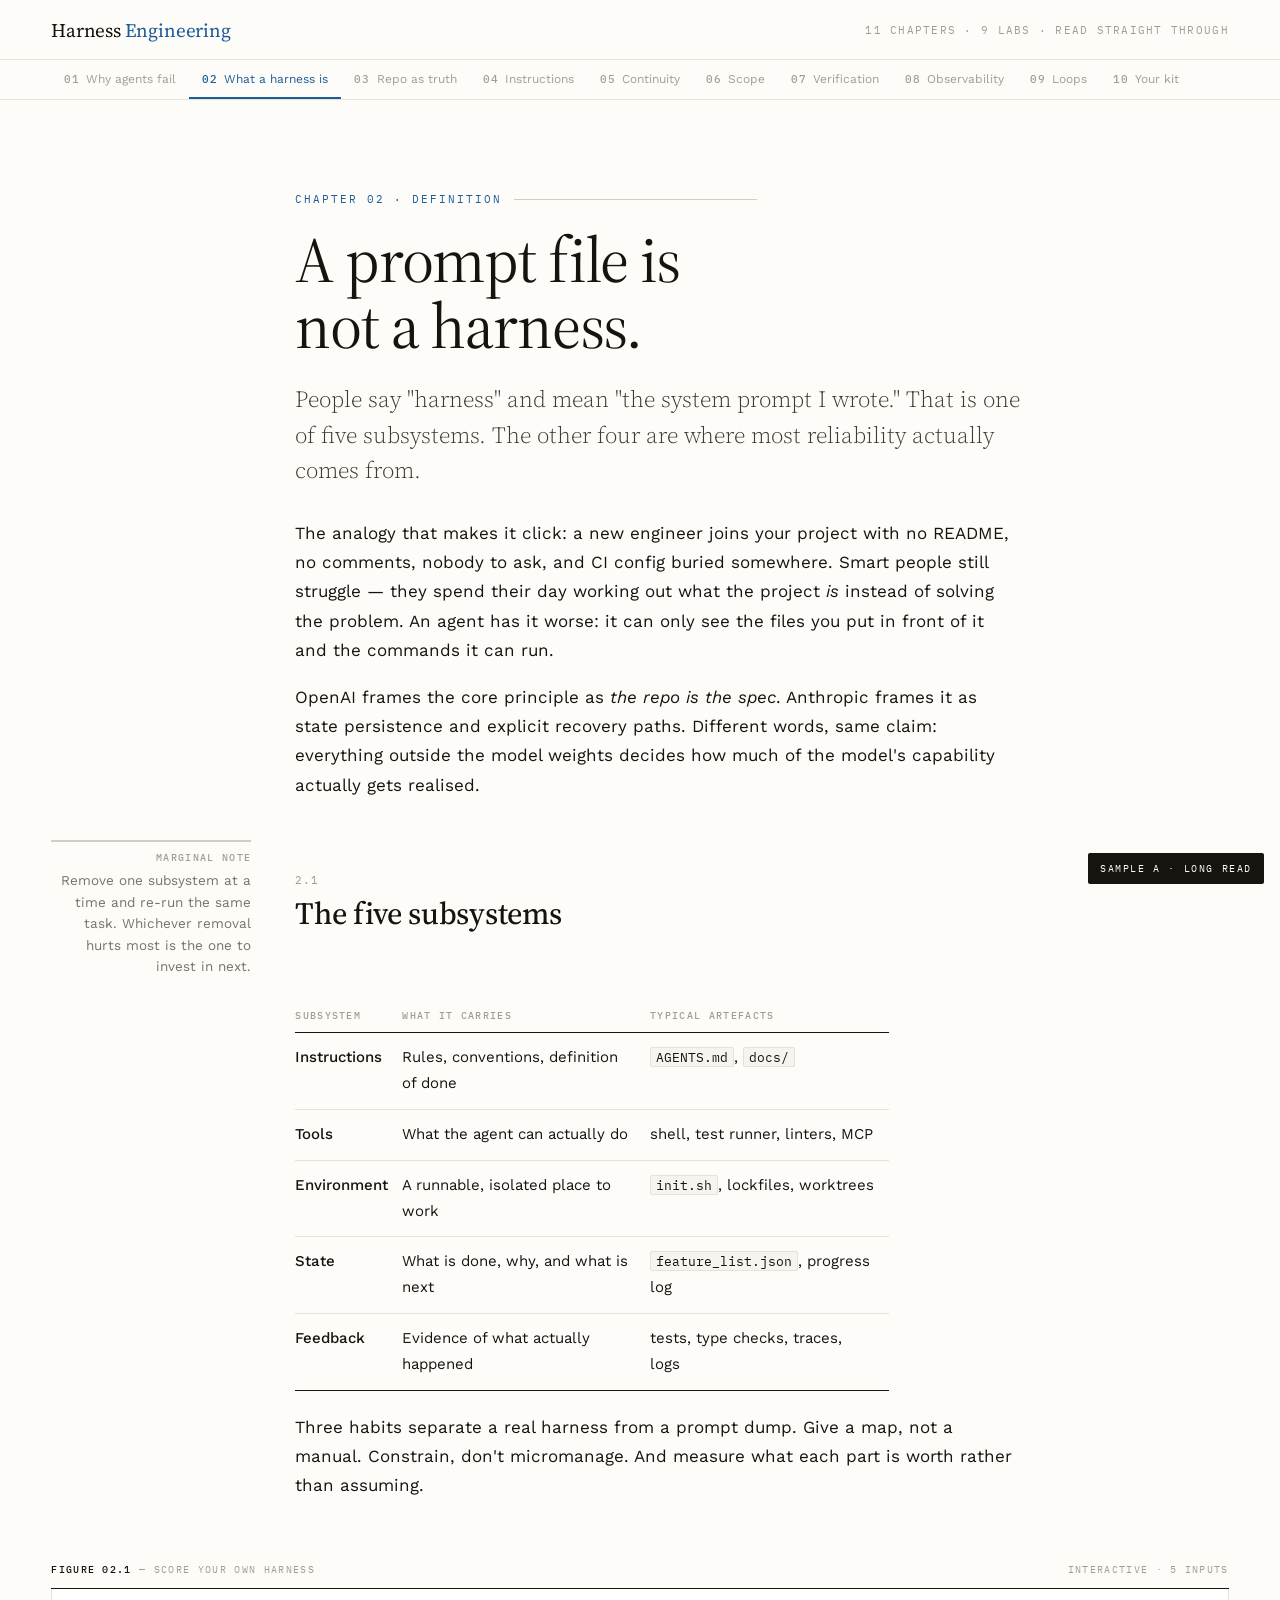
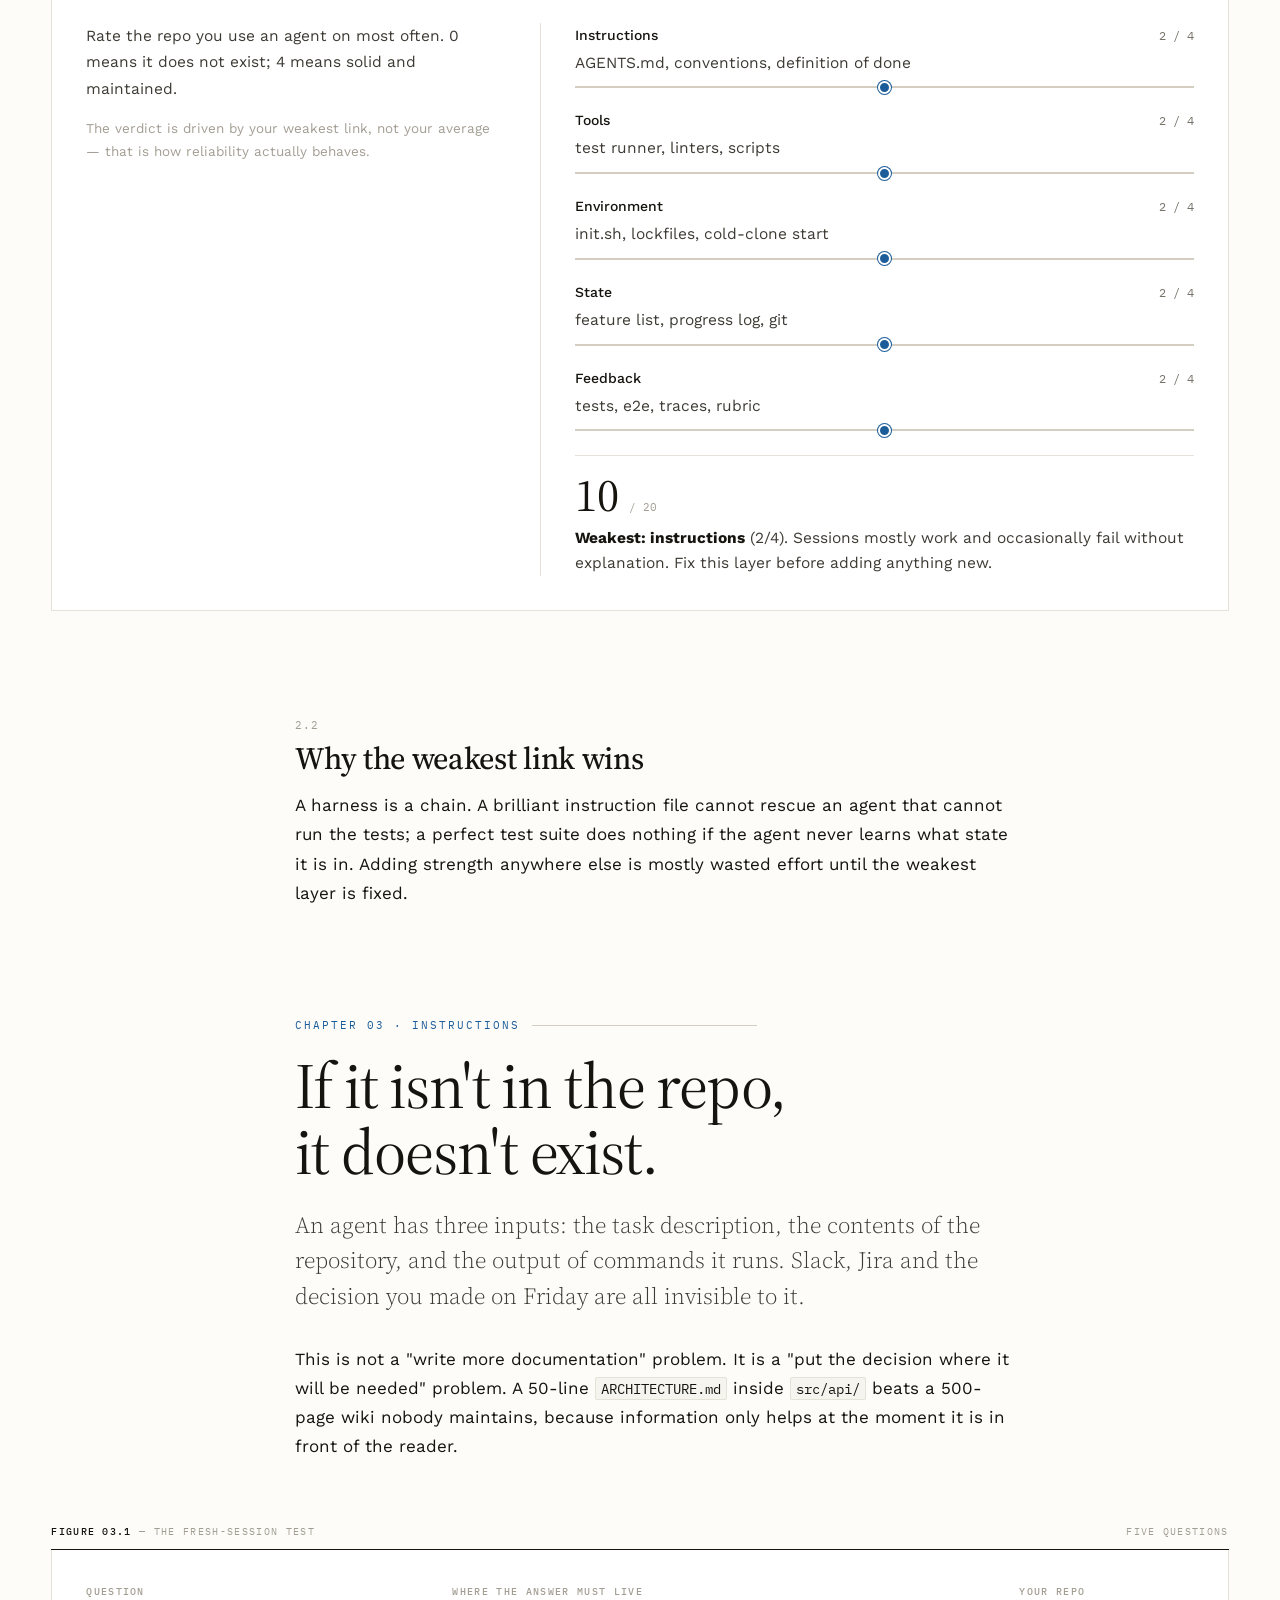
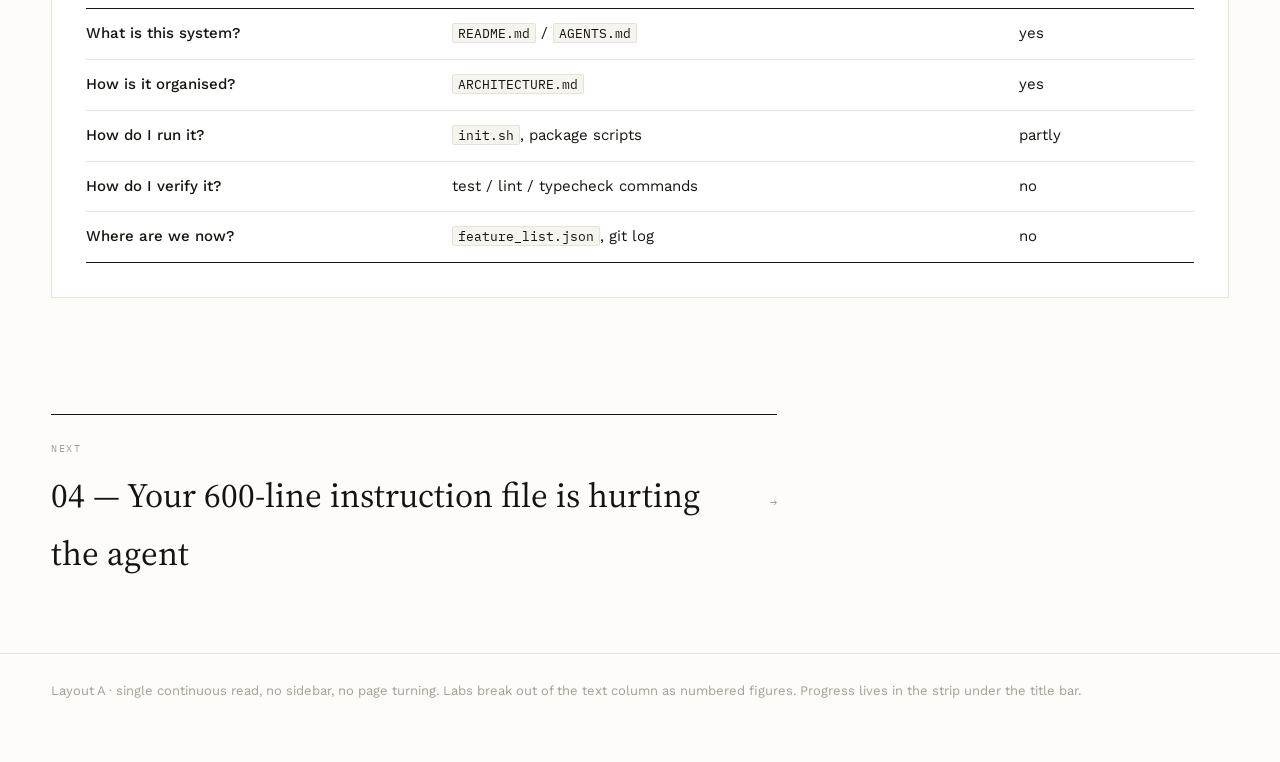
<file: samples/sample-a.html>
<!DOCTYPE html>
<html lang="en">
<head>
<meta charset="utf-8">
<meta name="viewport" content="width=device-width, initial-scale=1">
<title>Sample A — Long read · Harness Engineering</title>
<link rel="preconnect" href="https://fonts.googleapis.com">
<link rel="preconnect" href="https://fonts.gstatic.com" crossorigin>
<link href="https://fonts.googleapis.com/css2?family=Source+Serif+4:ital,opsz,wght@0,8..60,300..700;1,8..60,300..600&family=Work+Sans:ital,wght@0,300..700;1,400&family=IBM+Plex+Mono:wght@400;500&display=swap" rel="stylesheet">
<style>
:root{
  --paper:#fdfcf9; --paper-2:#f6f4ee; --card:#ffffff;
  --ink:#15140f; --ink-2:#3d3b34; --dim:#77736a; --faint:#a39e93;
  --line:#e6e2d8; --line-2:#d3cec1;
  --accent:#1c5d99; --accent-soft:#e8f0f7;
  --warn:#9a2b20; --warn-soft:#f9ece9;
  --good:#3f6b3a;
  --serif:"Source Serif 4",Georgia,serif;
  --sans:"Work Sans",-apple-system,sans-serif;
  --mono:"IBM Plex Mono",monospace;
}
*{box-sizing:border-box}
html{scroll-behavior:smooth}
body{
  margin:0; background:var(--paper); color:var(--ink);
  font-family:var(--sans); font-size:17px; line-height:1.72;
  -webkit-font-smoothing:antialiased;
}
/* ---------- sample badge ---------- */
.badge{
  position:fixed; right:16px; bottom:16px; z-index:60;
  font-family:var(--mono); font-size:10px; letter-spacing:.16em;
  background:var(--ink); color:var(--paper); padding:7px 12px; border-radius:2px;
}
/* ---------- top bar ---------- */
.bar{
  position:sticky; top:0; z-index:50;
  background:rgba(253,252,249,.94); backdrop-filter:blur(10px);
  border-bottom:1px solid var(--line);
}
.bar-in{
  display:flex; align-items:center; justify-content:space-between; gap:20px;
  padding:14px clamp(20px,4vw,56px) 12px;
}
.mark{font-family:var(--serif); font-size:19px; letter-spacing:-.01em}
.mark span{color:var(--accent)}
.meta{font-family:var(--mono); font-size:10.5px; letter-spacing:.12em; text-transform:uppercase; color:var(--faint)}
/* chapter index strip */
.index{
  display:flex; align-items:stretch; gap:0; overflow-x:auto;
  padding:0 clamp(20px,4vw,56px); border-top:1px solid var(--line);
  scrollbar-width:none;
}
.index::-webkit-scrollbar{display:none}
.index a{
  font-family:var(--mono); font-size:10.5px; letter-spacing:.1em;
  color:var(--faint); text-decoration:none; padding:9px 13px 8px;
  border-bottom:2px solid transparent; white-space:nowrap;
  transition:color .15s, border-color .15s;
}
.index a:hover{color:var(--ink-2)}
.index a.on{color:var(--accent); border-bottom-color:var(--accent)}
.index a b{font-weight:500; margin-right:6px}
.index a i{font-style:normal; text-transform:none; letter-spacing:0; font-family:var(--sans); font-size:12px; color:inherit}
.index a:not(.on) i{display:none}
@media(min-width:1100px){ .index a:not(.on) i{display:inline} }

/* ---------- article grid ---------- */
main{padding:0 clamp(20px,4vw,56px)}
article{
  display:grid; grid-template-columns:minmax(0,1fr);
  justify-content:center;
  padding:clamp(40px,7vw,92px) 0 0;
}
article{scroll-margin-top:100px}
figure{scroll-margin-top:90px}
article > *{grid-column:1; max-width:66ch; width:100%; margin-left:auto; margin-right:auto}
article > .wide{max-width:none}
@media(min-width:1180px){
  article{grid-template-columns:200px minmax(0,66ch) 1fr; column-gap:44px}
  article > *{grid-column:2; margin-left:0}
  article > .wide{grid-column:1 / -1; max-width:none; margin-left:0}
  .note{grid-column:1; max-width:200px; margin:6px 0 0; text-align:right}
}

.kicker{
  font-family:var(--mono); font-size:11px; letter-spacing:.18em; text-transform:uppercase;
  color:var(--accent); margin:0 0 18px; display:flex; align-items:center; gap:12px;
}
.kicker::after{content:""; flex:1; height:1px; background:var(--line-2)}
h1{
  font-family:var(--serif); font-weight:400; font-size:clamp(38px,5.6vw,64px);
  line-height:1.04; letter-spacing:-.018em; margin:0 0 22px; text-wrap:balance;
}
.lede{
  font-family:var(--serif); font-size:clamp(19px,2.2vw,23px); line-height:1.55;
  color:var(--ink-2); margin:0 0 30px; font-weight:300;
}
h2{
  font-family:var(--serif); font-weight:500; font-size:clamp(24px,3vw,31px);
  line-height:1.2; letter-spacing:-.01em; margin:56px 0 14px;
}
h2 .num{
  font-family:var(--mono); font-size:11px; font-weight:400; letter-spacing:.1em;
  color:var(--faint); display:block; margin-bottom:8px;
}
p{margin:0 0 18px}
p a{color:var(--accent); text-decoration:none; border-bottom:1px solid var(--accent-soft)}
p a:hover{border-bottom-color:var(--accent)}
em{font-style:italic}
strong{font-weight:600}
code{
  font-family:var(--mono); font-size:.84em; background:var(--paper-2);
  padding:1px 5px; border-radius:2px; border:1px solid var(--line);
}
.note{
  font-size:13.5px; line-height:1.6; color:var(--dim);
  border-top:2px solid var(--line-2); padding-top:8px; margin:22px 0;
}
.note b{display:block; font-family:var(--mono); font-size:9.5px; letter-spacing:.14em;
  text-transform:uppercase; color:var(--faint); margin-bottom:5px; font-weight:500}

/* ---------- table ---------- */
.table{width:100%; border-collapse:collapse; margin:8px 0 22px; font-size:15px}
.table th{
  font-family:var(--mono); font-size:9.5px; letter-spacing:.14em; text-transform:uppercase;
  color:var(--faint); font-weight:500; text-align:left; padding:0 14px 8px 0;
  border-bottom:1px solid var(--ink);
}
.table td{padding:12px 14px 12px 0; border-bottom:1px solid var(--line); vertical-align:top}
.table tr:last-child td{border-bottom:1px solid var(--ink)}
.table td:first-child{font-weight:500; white-space:nowrap}

/* ---------- figure / lab ---------- */
figure{margin:44px 0 52px}
.figcap{
  display:flex; align-items:baseline; justify-content:space-between; gap:16px;
  font-family:var(--mono); font-size:9.5px; letter-spacing:.14em; text-transform:uppercase;
  color:var(--faint); padding-bottom:9px; border-bottom:1px solid var(--ink);
}
.figcap b{color:var(--ink); font-weight:500}
.figbody{
  background:var(--card); border:1px solid var(--line); border-top:none;
  padding:clamp(20px,3vw,34px); display:grid; gap:26px;
}
@media(min-width:900px){
  .figbody.two{grid-template-columns:minmax(0,.82fr) minmax(0,1.18fr); gap:0; align-items:stretch}
  .figbody.two > div:first-child{padding-right:34px}
  .figbody.two > div:last-child{border-left:1px solid var(--line); padding-left:34px}
}
.figbody p{font-size:15.5px; color:var(--ink-2); margin-bottom:0}

/* scorecard */
.sc-row{display:grid; grid-template-columns:1fr auto; align-items:baseline; gap:10px; margin-bottom:3px}
.sc-row label{font-size:14px; font-weight:500}
.sc-row .v{font-family:var(--mono); font-size:11.5px; color:var(--dim)}
.sc-hint{font-size:12px; color:var(--faint); margin:0 0 6px}
input[type=range]{
  -webkit-appearance:none; appearance:none; width:100%; height:18px;
  background:transparent; cursor:pointer; margin:0 0 12px;
}
input[type=range]::-webkit-slider-runnable-track{height:2px; background:var(--line-2)}
input[type=range]::-webkit-slider-thumb{
  -webkit-appearance:none; width:13px; height:13px; margin-top:-5.5px;
  border-radius:50%; background:var(--accent); border:2px solid var(--card);
  box-shadow:0 0 0 1px var(--accent);
}
input[type=range]::-moz-range-track{height:2px; background:var(--line-2)}
input[type=range]::-moz-range-thumb{width:12px; height:12px; border-radius:50%; background:var(--accent); border:2px solid #fff}
.sc-out{border-top:1px solid var(--line); padding-top:16px; margin-top:4px}
.sc-score{display:flex; align-items:baseline; gap:10px; margin-bottom:8px}
.sc-score .big{font-family:var(--serif); font-size:46px; line-height:1; font-weight:400}
.sc-score .of{font-family:var(--mono); font-size:11px; color:var(--faint)}
.sc-verdict{font-size:14.5px; line-height:1.6; color:var(--ink-2); margin:0}
.sc-verdict b{color:var(--ink)}
.tag{
  display:inline-block; font-family:var(--mono); font-size:9px; letter-spacing:.12em;
  text-transform:uppercase; padding:3px 8px; border-radius:2px;
  background:var(--accent-soft); color:var(--accent); margin-bottom:10px;
}
.tag.bad{background:var(--warn-soft); color:var(--warn)}

/* ---------- next chapter teaser ---------- */
.next{
  grid-column:1 / -1; margin:64px 0 0; border-top:1px solid var(--ink);
  padding:26px 0 0;
}
.next .lab-l{font-family:var(--mono); font-size:9.5px; letter-spacing:.16em; text-transform:uppercase; color:var(--faint)}
.next a{
  display:flex; align-items:baseline; gap:18px; text-decoration:none; color:var(--ink);
  font-family:var(--serif); font-size:clamp(24px,3.4vw,34px); margin-top:8px;
  transition:color .15s;
}
.next a:hover{color:var(--accent)}
.next a span{font-family:var(--mono); font-size:12px; color:var(--faint)}

footer{
  margin-top:70px; padding:26px clamp(20px,4vw,56px) 60px;
  border-top:1px solid var(--line); color:var(--faint); font-size:13px;
}
footer a{color:var(--dim)}
</style>
</head>
<body>
<div class="badge">SAMPLE A · LONG READ</div>

<header class="bar">
  <div class="bar-in">
    <div class="mark">Harness <span>Engineering</span></div>
    <div class="meta">11 chapters · 9 labs · read straight through</div>
  </div>
  <nav class="index" id="index">
    <a href="#c1" data-t="c1"><b>01</b><i>Why agents fail</i></a>
    <a href="#c2" data-t="c2" class="on"><b>02</b><i>What a harness is</i></a>
    <a href="#c3" data-t="c3"><b>03</b><i>Repo as truth</i></a>
    <a href="#c4" data-t="c4"><b>04</b><i>Instructions</i></a>
    <a href="#c5" data-t="c5"><b>05</b><i>Continuity</i></a>
    <a href="#c6" data-t="c6"><b>06</b><i>Scope</i></a>
    <a href="#c7" data-t="c7"><b>07</b><i>Verification</i></a>
    <a href="#c8" data-t="c8"><b>08</b><i>Observability</i></a>
    <a href="#c9" data-t="c9"><b>09</b><i>Loops</i></a>
    <a href="#c10" data-t="c10"><b>10</b><i>Your kit</i></a>
  </nav>
</header>

<main>

<!-- ================= CHAPTER 02 ================= -->
<article id="c2">
  <p class="kicker">Chapter 02 · Definition</p>
  <h1>A prompt file is not a harness.</h1>
  <p class="lede">People say "harness" and mean "the system prompt I wrote." That is one of five subsystems. The other four are where most reliability actually comes from.</p>

  <p>The analogy that makes it click: a new engineer joins your project with no README, no comments, nobody to ask, and CI config buried somewhere. Smart people still struggle — they spend their day working out what the project <em>is</em> instead of solving the problem. An agent has it worse: it can only see the files you put in front of it and the commands it can run.</p>

  <p>OpenAI frames the core principle as <em>the repo is the spec</em>. Anthropic frames it as state persistence and explicit recovery paths. Different words, same claim: everything outside the model weights decides how much of the model's capability actually gets realised.</p>

  <div class="note">
    <b>Marginal note</b>
    Remove one subsystem at a time and re-run the same task. Whichever removal hurts most is the one to invest in next.
  </div>

  <h2><span class="num">2.1</span>The five subsystems</h2>

  <table class="table">
    <thead><tr><th>Subsystem</th><th>What it carries</th><th>Typical artefacts</th></tr></thead>
    <tbody>
      <tr><td>Instructions</td><td>Rules, conventions, definition of done</td><td><code>AGENTS.md</code>, <code>docs/</code></td></tr>
      <tr><td>Tools</td><td>What the agent can actually do</td><td>shell, test runner, linters, MCP</td></tr>
      <tr><td>Environment</td><td>A runnable, isolated place to work</td><td><code>init.sh</code>, lockfiles, worktrees</td></tr>
      <tr><td>State</td><td>What is done, why, and what is next</td><td><code>feature_list.json</code>, progress log</td></tr>
      <tr><td>Feedback</td><td>Evidence of what actually happened</td><td>tests, type checks, traces, logs</td></tr>
    </tbody>
  </table>

  <p>Three habits separate a real harness from a prompt dump. Give a map, not a manual. Constrain, don't micromanage. And measure what each part is worth rather than assuming.</p>

  <figure class="wide" id="fig021">
    <div class="figcap"><span><b>Figure 02.1</b> — Score your own harness</span><span>interactive · 5 inputs</span></div>
    <div class="figbody two">
      <div>
        <p>Rate the repo you use an agent on most often. 0 means it does not exist; 4 means solid and maintained.</p>
        <p style="margin-top:14px;color:var(--faint);font-size:13.5px">The verdict is driven by your weakest link, not your average — that is how reliability actually behaves.</p>
      </div>
      <div id="sc"></div>
    </div>
  </figure>

  <h2><span class="num">2.2</span>Why the weakest link wins</h2>
  <p>A harness is a chain. A brilliant instruction file cannot rescue an agent that cannot run the tests; a perfect test suite does nothing if the agent never learns what state it is in. Adding strength anywhere else is mostly wasted effort until the weakest layer is fixed.</p>
</article>

<!-- ================= CHAPTER 03 (peek) ================= -->
<article id="c3">
  <p class="kicker">Chapter 03 · Instructions</p>
  <h1>If it isn't in the repo, it doesn't exist.</h1>
  <p class="lede">An agent has three inputs: the task description, the contents of the repository, and the output of commands it runs. Slack, Jira and the decision you made on Friday are all invisible to it.</p>
  <p>This is not a "write more documentation" problem. It is a "put the decision where it will be needed" problem. A 50-line <code>ARCHITECTURE.md</code> inside <code>src/api/</code> beats a 500-page wiki nobody maintains, because information only helps at the moment it is in front of the reader.</p>

  <figure class="wide">
    <div class="figcap"><span><b>Figure 03.1</b> — The fresh-session test</span><span>five questions</span></div>
    <div class="figbody">
      <table class="table" style="margin:0">
        <thead><tr><th>Question</th><th>Where the answer must live</th><th>Your repo</th></tr></thead>
        <tbody>
          <tr><td>What is this system?</td><td><code>README.md</code> / <code>AGENTS.md</code></td><td>yes</td></tr>
          <tr><td>How is it organised?</td><td><code>ARCHITECTURE.md</code></td><td>yes</td></tr>
          <tr><td>How do I run it?</td><td><code>init.sh</code>, package scripts</td><td>partly</td></tr>
          <tr><td>How do I verify it?</td><td>test / lint / typecheck commands</td><td>no</td></tr>
          <tr><td>Where are we now?</td><td><code>feature_list.json</code>, git log</td><td>no</td></tr>
        </tbody>
      </table>
    </div>
  </figure>

  <div class="next">
    <div class="lab-l">Next</div>
    <a href="#c4">04 — Your 600-line instruction file is hurting the agent <span>→</span></a>
  </div>
</article>

</main>

<footer>
  Layout A · single continuous read, no sidebar, no page turning. Labs break out of the text column as numbered figures. Progress lives in the strip under the title bar.
</footer>

<script>
/* ---------- scorecard ---------- */
(function(){
  var SUBS=[
    {id:'i',n:'Instructions',h:'AGENTS.md, conventions, definition of done'},
    {id:'t',n:'Tools',h:'test runner, linters, scripts'},
    {id:'e',n:'Environment',h:'init.sh, lockfiles, cold-clone start'},
    {id:'s',n:'State',h:'feature list, progress log, git'},
    {id:'f',n:'Feedback',h:'tests, e2e, traces, rubric'}
  ];
  var host=document.getElementById('sc');
  host.innerHTML = SUBS.map(function(s){
    return '<div class="sc-row"><label for="s-'+s.id+'">'+s.n+'</label><span class="v" id="v-'+s.id+'">2 / 4</span></div>'+
      '<p class="sc-hint">'+s.h+'</p>'+
      '<input type="range" id="s-'+s.id+'" min="0" max="4" step="1" value="2" data-id="'+s.id+'">';
  }).join('') + '<div class="sc-out"><div class="sc-score"><span class="big" id="big">10</span><span class="of">/ 20</span></div><p class="sc-verdict" id="vd"></p></div>';

  function upd(){
    var tot=0,worst=null;
    SUBS.forEach(function(s){
      var v=+document.getElementById('s-'+s.id).value;
      tot+=v; document.getElementById('v-'+s.id).textContent=v+' / 4';
      if(!worst||v<worst.v) worst={v:v,s:s};
    });
    document.getElementById('big').textContent=tot;
    var vd=document.getElementById('vd');
    if(tot===20){ vd.innerHTML='<b>Fully harnessed.</b> Now audit: remove one subsystem at a time and see whether performance actually drops.'; }
    else if(worst.v<=1){ vd.innerHTML='<b>Bottleneck: '+worst.s.n.toLowerCase()+'</b> ('+worst.v+'/4). Adding strength anywhere else is wasted until this is fixed — a harness is a chain.'; }
    else if(worst.v===2){ vd.innerHTML='<b>Weakest: '+worst.s.n.toLowerCase()+'</b> ('+worst.v+'/4). Sessions mostly work and occasionally fail without explanation. Fix this layer before adding anything new.'; }
    else { vd.innerHTML='<b>Solid.</b> Weakest is '+worst.s.n.toLowerCase()+' at '+worst.v+'/4. The next gain is sharper verification, not more instructions.'; }
  }
  host.addEventListener('input',upd); upd();
})();

/* ---------- scroll spy ---------- */
(function(){
  var links=[].slice.call(document.querySelectorAll('#index a'));
  var targets=links.map(function(a){return document.querySelector(a.getAttribute('href'));}).filter(Boolean);
  function spy(){
    var y=window.scrollY+120, best=targets[0];
    targets.forEach(function(t){ if(t.offsetTop<=y) best=t; });
    links.forEach(function(a){ a.classList.toggle('on', a.getAttribute('href')==='#'+best.id); });
  }
  window.addEventListener('scroll',spy,{passive:true}); spy();
})();
</script>
</body>
</html>
</file>
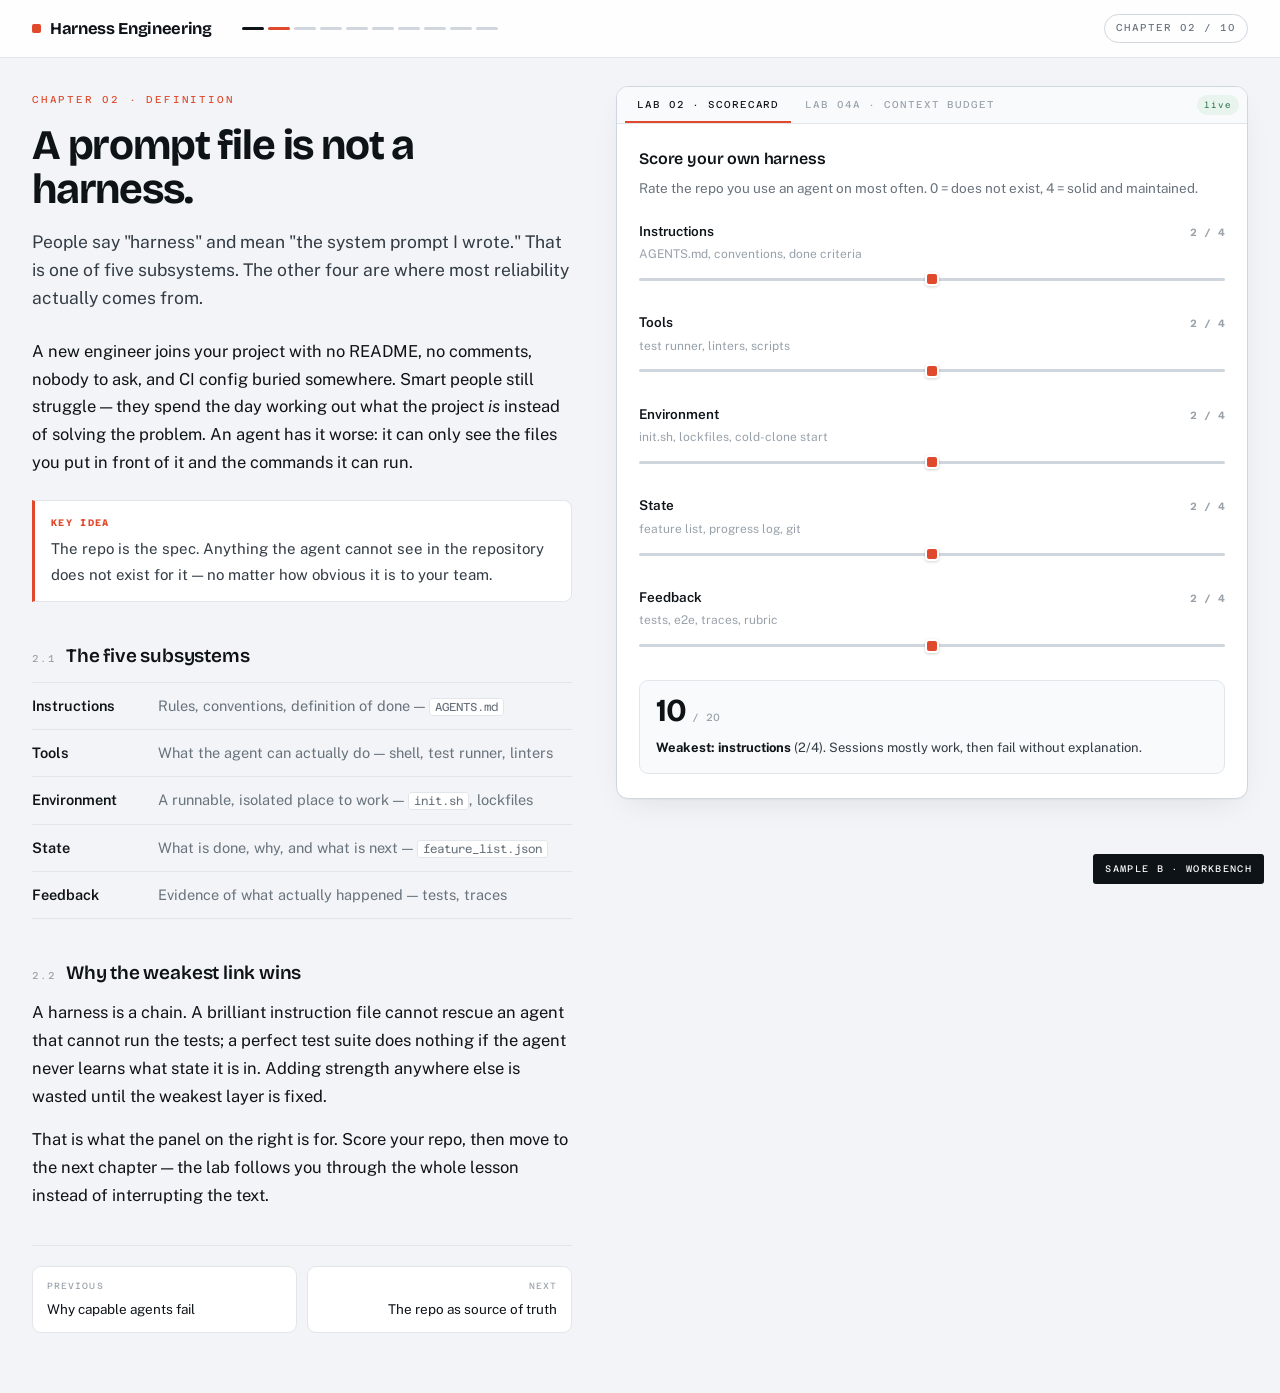
<file: samples/sample-b.html>
<!DOCTYPE html>
<html lang="en">
<head>
<meta charset="utf-8">
<meta name="viewport" content="width=device-width, initial-scale=1">
<title>Sample B — Workbench · Harness Engineering</title>
<link rel="preconnect" href="https://fonts.googleapis.com">
<link rel="preconnect" href="https://fonts.gstatic.com" crossorigin>
<link href="https://fonts.googleapis.com/css2?family=Bricolage+Grotesque:opsz,wght@12..96,400..800&family=Public+Sans:ital,wght@0,300..700;1,400&family=Azeret+Mono:wght@400;500&display=swap" rel="stylesheet">
<style>
:root{
  --bg:#f2f4f7; --card:#ffffff; --card-2:#f8fafb;
  --ink:#0e1318; --ink-2:#333c45; --dim:#69737d; --faint:#98a1aa;
  --line:#e2e6ea; --line-2:#cfd6dd;
  --accent:#e0492b; --accent-soft:#fdece8;
  --blue:#1f5fa8; --blue-soft:#e9f1fa;
  --green:#2f7d4f; --green-soft:#e8f4ed;
  --disp:"Bricolage Grotesque","Avenir Next",sans-serif;
  --sans:"Public Sans",-apple-system,sans-serif;
  --mono:"Azeret Mono",ui-monospace,monospace;
}
*{box-sizing:border-box}
body{margin:0; background:var(--bg); color:var(--ink); font-family:var(--sans); font-size:16.5px; line-height:1.68; -webkit-font-smoothing:antialiased}
.badge{position:fixed; right:16px; bottom:16px; z-index:60; font-family:var(--mono); font-size:9.5px; letter-spacing:.14em; background:var(--ink); color:#fff; padding:7px 12px; border-radius:3px}

/* ---------- bar ---------- */
.bar{
  position:sticky; top:0; z-index:50; height:58px;
  display:flex; align-items:center; gap:22px;
  padding:0 clamp(16px,3vw,32px);
  background:rgba(255,255,255,.88); backdrop-filter:blur(12px);
  border-bottom:1px solid var(--line);
}
.mark{font-family:var(--disp); font-weight:700; font-size:16.5px; letter-spacing:-.02em; display:flex; align-items:center; gap:9px}
.mark i{width:9px; height:9px; border-radius:2px; background:var(--accent); display:inline-block}
.steps{display:flex; gap:4px; margin-left:8px}
.steps i{width:22px; height:3px; border-radius:2px; background:var(--line-2)}
.steps i.on{background:var(--ink)}
.steps i.cur{background:var(--accent)}
.bar .spacer{flex:1}
.pill{
  font-family:var(--mono); font-size:10px; letter-spacing:.1em; text-transform:uppercase;
  color:var(--dim); border:1px solid var(--line-2); border-radius:99px; padding:5px 11px;
}

/* ---------- shell ---------- */
.shell{
  display:grid; grid-template-columns:minmax(0,1fr); gap:28px;
  max-width:1460px; margin:0 auto; padding:28px clamp(16px,3vw,32px) 60px;
}
@media(min-width:1060px){
  .shell{grid-template-columns:minmax(0,540px) minmax(0,1fr); gap:44px; align-items:start}
  .read{position:relative}
  .bench{position:sticky; top:78px; max-height:calc(100vh - 104px); display:flex; flex-direction:column}
}

/* ---------- reading column ---------- */
.read{padding-top:6px}
.kicker{
  font-family:var(--mono); font-size:10px; letter-spacing:.18em; text-transform:uppercase;
  color:var(--accent); margin:0 0 14px;
}
h1{
  font-family:var(--disp); font-weight:700; font-size:clamp(30px,3.6vw,42px);
  line-height:1.06; letter-spacing:-.028em; margin:0 0 16px;
}
.lede{font-size:17.5px; line-height:1.6; color:var(--ink-2); margin:0 0 26px}
h2{
  font-family:var(--disp); font-weight:600; font-size:19px; letter-spacing:-.01em;
  margin:38px 0 10px; display:flex; align-items:baseline; gap:10px;
}
h2 span{font-family:var(--mono); font-size:10px; font-weight:400; color:var(--faint); letter-spacing:.1em}
p{margin:0 0 16px}
p a{color:var(--accent); text-decoration:none; border-bottom:1px solid var(--accent-soft)}
code{font-family:var(--mono); font-size:.82em; background:#fff; border:1px solid var(--line); border-radius:3px; padding:1px 5px}
.key{
  background:var(--card); border:1px solid var(--line); border-left:3px solid var(--accent);
  border-radius:0 8px 8px 0; padding:14px 16px; margin:24px 0; font-size:15px; color:var(--ink-2);
}
.key b{font-family:var(--mono); font-size:9.5px; letter-spacing:.14em; text-transform:uppercase; color:var(--accent); display:block; margin-bottom:5px}
.rows{border-top:1px solid var(--line); margin:6px 0 20px}
.row{display:grid; grid-template-columns:112px minmax(0,1fr); gap:14px; padding:11px 0; border-bottom:1px solid var(--line); font-size:14.5px}
.row dt{font-weight:600; margin:0}
.row dd{margin:0; color:var(--dim)}
.row dd code{font-size:11.5px}

.pager{display:flex; gap:10px; margin:36px 0 0; padding-top:20px; border-top:1px solid var(--line)}
.pager a{
  flex:1; text-decoration:none; color:var(--ink); background:var(--card);
  border:1px solid var(--line); border-radius:9px; padding:12px 14px;
  font-size:13.5px; transition:border-color .15s, transform .15s;
}
.pager a:hover{border-color:var(--line-2); transform:translateY(-1px)}
.pager small{display:block; font-family:var(--mono); font-size:9px; letter-spacing:.12em; text-transform:uppercase; color:var(--faint); margin-bottom:3px}
.pager a.next{text-align:right}

/* ---------- workbench panel ---------- */
.bench{
  background:var(--card); border:1px solid var(--line-2); border-radius:12px;
  box-shadow:0 1px 2px rgba(14,19,24,.04), 0 12px 32px -12px rgba(14,19,24,.10);
  overflow:hidden;
}
.tabs{
  display:flex; align-items:stretch; gap:2px; background:var(--card-2);
  border-bottom:1px solid var(--line); padding:0 8px;
}
.tabs button{
  appearance:none; border:0; background:none; cursor:pointer;
  font-family:var(--mono); font-size:10px; letter-spacing:.09em; text-transform:uppercase;
  color:var(--faint); padding:12px 12px 11px; border-bottom:2px solid transparent;
  transition:color .15s, border-color .15s;
}
.tabs button:hover{color:var(--ink-2)}
.tabs button.on{color:var(--ink); border-bottom-color:var(--accent)}
.tabs .grow{flex:1}
.tabs .live{
  align-self:center; font-family:var(--mono); font-size:8.5px; letter-spacing:.12em;
  color:var(--green); background:var(--green-soft); padding:3px 7px; border-radius:99px;
}
.panel{padding:22px 22px 24px; overflow:auto; min-height:0}
.panel h3{
  font-family:var(--disp); font-weight:600; font-size:16px; margin:0 0 4px; letter-spacing:-.01em;
}
.panel .sub{font-size:13.5px; color:var(--dim); margin:0 0 20px}
.hidden{display:none}

/* scorecard */
.sc{display:grid; gap:15px}
.sc-item label{display:flex; justify-content:space-between; align-items:baseline; font-size:13.5px; font-weight:600; margin-bottom:2px}
.sc-item label em{font-style:normal; font-family:var(--mono); font-size:10.5px; color:var(--faint)}
.sc-item .h{font-size:12px; color:var(--faint); margin:0 0 4px}
input[type=range]{-webkit-appearance:none; appearance:none; width:100%; height:16px; background:transparent; cursor:pointer; margin:0}
input[type=range]::-webkit-slider-runnable-track{height:3px; border-radius:2px; background:var(--line-2)}
input[type=range]::-webkit-slider-thumb{-webkit-appearance:none; width:14px; height:14px; margin-top:-5.5px; border-radius:4px; background:var(--accent); border:2px solid #fff; box-shadow:0 1px 3px rgba(0,0,0,.18)}
input[type=range]::-moz-range-track{height:3px; background:var(--line-2)}
input[type=range]::-moz-range-thumb{width:12px; height:12px; border-radius:3px; background:var(--accent); border:2px solid #fff}
.result{
  margin-top:18px; padding:14px 16px; background:var(--card-2); border:1px solid var(--line);
  border-radius:9px;
}
.result .big{font-family:var(--disp); font-weight:700; font-size:32px; line-height:1; letter-spacing:-.03em}
.result .of{font-family:var(--mono); font-size:10.5px; color:var(--faint); margin-left:6px}
.result p{margin:8px 0 0; font-size:13px; line-height:1.6; color:var(--ink-2)}
.result p b{color:var(--ink)}

/* budget tab */
.budget-bar{display:flex; height:34px; border-radius:7px; overflow:hidden; border:1px solid var(--line); font-family:var(--mono); font-size:9px; color:#fff}
.budget-bar div{display:flex; align-items:center; justify-content:center; white-space:nowrap; overflow:hidden}
.legend{display:flex; flex-wrap:wrap; gap:12px; margin-top:10px; font-family:var(--mono); font-size:10px; color:var(--dim)}
.legend i{display:inline-block; width:8px; height:8px; border-radius:2px; margin-right:5px}
.field{margin:18px 0 0}
.field label{display:flex; justify-content:space-between; font-size:12.5px; font-weight:600; margin-bottom:4px}
.field label em{font-style:normal; font-family:var(--mono); font-size:10.5px; color:var(--faint)}
.verdict{margin-top:16px; font-size:13px; line-height:1.6; padding:11px 13px; border-radius:8px; background:var(--accent-soft); color:#8a2f18}
.verdict.ok{background:var(--green-soft); color:#1f5c39}
.verdict b{color:inherit}

@media(max-width:1059px){
  .bench{margin-top:6px}
  .panel{max-height:none}
}
</style>
</head>
<body>
<div class="badge">SAMPLE B · WORKBENCH</div>

<header class="bar">
  <div class="mark"><i></i>Harness Engineering</div>
  <div class="steps">
    <i class="on"></i><i class="cur"></i><i></i><i></i><i></i><i></i><i></i><i></i><i></i><i></i>
  </div>
  <div class="spacer"></div>
  <span class="pill">Chapter 02 / 10</span>
</header>

<div class="shell">

  <!-- ============ reading ============ -->
  <div class="read">
    <p class="kicker">Chapter 02 · Definition</p>
    <h1>A prompt file is not a harness.</h1>
    <p class="lede">People say "harness" and mean "the system prompt I wrote." That is one of five subsystems. The other four are where most reliability actually comes from.</p>

    <p>A new engineer joins your project with no README, no comments, nobody to ask, and CI config buried somewhere. Smart people still struggle — they spend the day working out what the project <em>is</em> instead of solving the problem. An agent has it worse: it can only see the files you put in front of it and the commands it can run.</p>

    <div class="key">
      <b>Key idea</b>
      The repo is the spec. Anything the agent cannot see in the repository does not exist for it — no matter how obvious it is to your team.
    </div>

    <h2><span>2.1</span>The five subsystems</h2>
    <dl class="rows">
      <div class="row"><dt>Instructions</dt><dd>Rules, conventions, definition of done — <code>AGENTS.md</code></dd></div>
      <div class="row"><dt>Tools</dt><dd>What the agent can actually do — shell, test runner, linters</dd></div>
      <div class="row"><dt>Environment</dt><dd>A runnable, isolated place to work — <code>init.sh</code>, lockfiles</dd></div>
      <div class="row"><dt>State</dt><dd>What is done, why, and what is next — <code>feature_list.json</code></dd></div>
      <div class="row"><dt>Feedback</dt><dd>Evidence of what actually happened — tests, traces</dd></div>
    </dl>

    <h2><span>2.2</span>Why the weakest link wins</h2>
    <p>A harness is a chain. A brilliant instruction file cannot rescue an agent that cannot run the tests; a perfect test suite does nothing if the agent never learns what state it is in. Adding strength anywhere else is wasted until the weakest layer is fixed.</p>

    <p>That is what the panel on the right is for. Score your repo, then move to the next chapter — the lab follows you through the whole lesson instead of interrupting the text.</p>

    <div class="pager">
      <a href="#"><small>Previous</small>Why capable agents fail</a>
      <a href="#" class="next"><small>Next</small>The repo as source of truth</a>
    </div>
  </div>

  <!-- ============ workbench ============ -->
  <aside class="bench">
    <div class="tabs">
      <button class="on" data-p="p1">Lab 02 · Scorecard</button>
      <button data-p="p2">Lab 04a · Context budget</button>
      <span class="grow"></span>
      <span class="live">live</span>
    </div>

    <div class="panel" id="p1">
      <h3>Score your own harness</h3>
      <p class="sub">Rate the repo you use an agent on most often. 0 = does not exist, 4 = solid and maintained.</p>
      <div class="sc" id="sc"></div>
      <div class="result">
        <span class="big" id="big">10</span><span class="of">/ 20</span>
        <p id="vd"></p>
      </div>
    </div>

    <div class="panel hidden" id="p2">
      <h3>Spend a context window</h3>
      <p class="sub">A 200k window, a task that needs real source files, and tool output you cannot avoid.</p>
      <div class="budget-bar" id="bar"></div>
      <div class="legend" id="legend"></div>
      <div class="field">
        <label for="lines">Instruction file <em id="lines-v">600 lines</em></label>
        <input type="range" id="lines" min="20" max="600" step="10" value="600">
      </div>
      <div class="field">
        <label for="files">Source files the task needs <em id="files-v">24</em></label>
        <input type="range" id="files" min="2" max="60" step="1" value="24">
      </div>
      <div class="verdict" id="bvd"></div>
    </div>
  </aside>

</div>

<script>
/* tabs */
document.querySelectorAll('.tabs button').forEach(function(b){
  b.addEventListener('click',function(){
    document.querySelectorAll('.tabs button').forEach(function(x){x.classList.remove('on')});
    b.classList.add('on');
    ['p1','p2'].forEach(function(id){document.getElementById(id).classList.toggle('hidden', id!==b.dataset.p)});
  });
});

/* scorecard */
(function(){
  var SUBS=[
    {id:'i',n:'Instructions',h:'AGENTS.md, conventions, done criteria'},
    {id:'t',n:'Tools',h:'test runner, linters, scripts'},
    {id:'e',n:'Environment',h:'init.sh, lockfiles, cold-clone start'},
    {id:'s',n:'State',h:'feature list, progress log, git'},
    {id:'f',n:'Feedback',h:'tests, e2e, traces, rubric'}
  ];
  var host=document.getElementById('sc');
  host.innerHTML=SUBS.map(function(s){
    return '<div class="sc-item"><label for="q-'+s.id+'"><span>'+s.n+'</span><em id="qv-'+s.id+'">2 / 4</em></label>'+
      '<p class="h">'+s.h+'</p>'+
      '<input type="range" id="q-'+s.id+'" min="0" max="4" step="1" value="2"></div>';
  }).join('');
  function upd(){
    var tot=0,worst=null;
    SUBS.forEach(function(s){
      var v=+document.getElementById('q-'+s.id).value;
      tot+=v; document.getElementById('qv-'+s.id).textContent=v+' / 4';
      if(!worst||v<worst.v) worst={v:v,s:s};
    });
    document.getElementById('big').textContent=tot;
    var vd=document.getElementById('vd');
    if(tot===20) vd.innerHTML='<b>Fully harnessed.</b> Now audit — remove one subsystem at a time and watch for the drop.';
    else if(worst.v<=1) vd.innerHTML='<b>Bottleneck: '+worst.s.n.toLowerCase()+'</b> ('+worst.v+'/4). Everything else you add is wasted until this is fixed.';
    else if(worst.v===2) vd.innerHTML='<b>Weakest: '+worst.s.n.toLowerCase()+'</b> ('+worst.v+'/4). Sessions mostly work, then fail without explanation.';
    else vd.innerHTML='<b>Solid.</b> Weakest is '+worst.s.n.toLowerCase()+' at '+worst.v+'/4. Next gain is sharper verification.';
  }
  host.addEventListener('input',upd); upd();
})();

/* budget */
(function(){
  var W=200000,TPL=30,TPF=1200,TOOL=30000;
  var lines=document.getElementById('lines'), files=document.getElementById('files');
  function render(){
    var L=+lines.value, F=+files.value;
    document.getElementById('lines-v').textContent=L+' lines';
    document.getElementById('files-v').textContent=F+' files';
    var instr=L*TPL, src=F*TPF, used=instr+src+TOOL, free=W-used;
    var segs=[
      {k:'Instructions',v:instr,c:'#e0492b'},
      {k:'Source files',v:src,c:'#1f5fa8'},
      {k:'Tool output',v:TOOL,c:'#b8860b'},
      {k:free>=0?'Left for reasoning':'OVERFLOW',v:Math.abs(free),c:free>=0?'#2f7d4f':'#9a2b20'}
    ];
    var tot=segs.reduce(function(a,s){return a+s.v},0);
    document.getElementById('bar').innerHTML=segs.map(function(s){
      var p=s.v/tot*100;
      return '<div style="width:'+p+'%;background:'+s.c+'">'+(p>13?Math.round(p)+'%':'')+'</div>';
    }).join('');
    document.getElementById('legend').innerHTML=segs.map(function(s){
      return '<span><i style="background:'+s.c+'"></i>'+s.k+' · '+Math.round(s.v/1000)+'k</span>';
    }).join('');
    var pct=instr/W*100, vd=document.getElementById('bvd');
    if(free<0){ vd.className='verdict'; vd.innerHTML='<b>Over budget before you start.</b> The agent will skim instead of read, and its "done" gets even less trustworthy.'; }
    else if(pct>8){ vd.className='verdict'; vd.innerHTML='<b>Instruction bloat.</b> '+pct.toFixed(0)+'% of the window is gone before any code is read — the range where rules start crowding out reasoning.'; }
    else { vd.className='verdict ok'; vd.innerHTML='<b>Healthy.</b> '+pct.toFixed(1)+'% on instructions, '+Math.round(free/1000)+'k left for reasoning and verification.'; }
  }
  lines.addEventListener('input',render); files.addEventListener('input',render); render();
})();
</script>
</body>
</html>
</file>
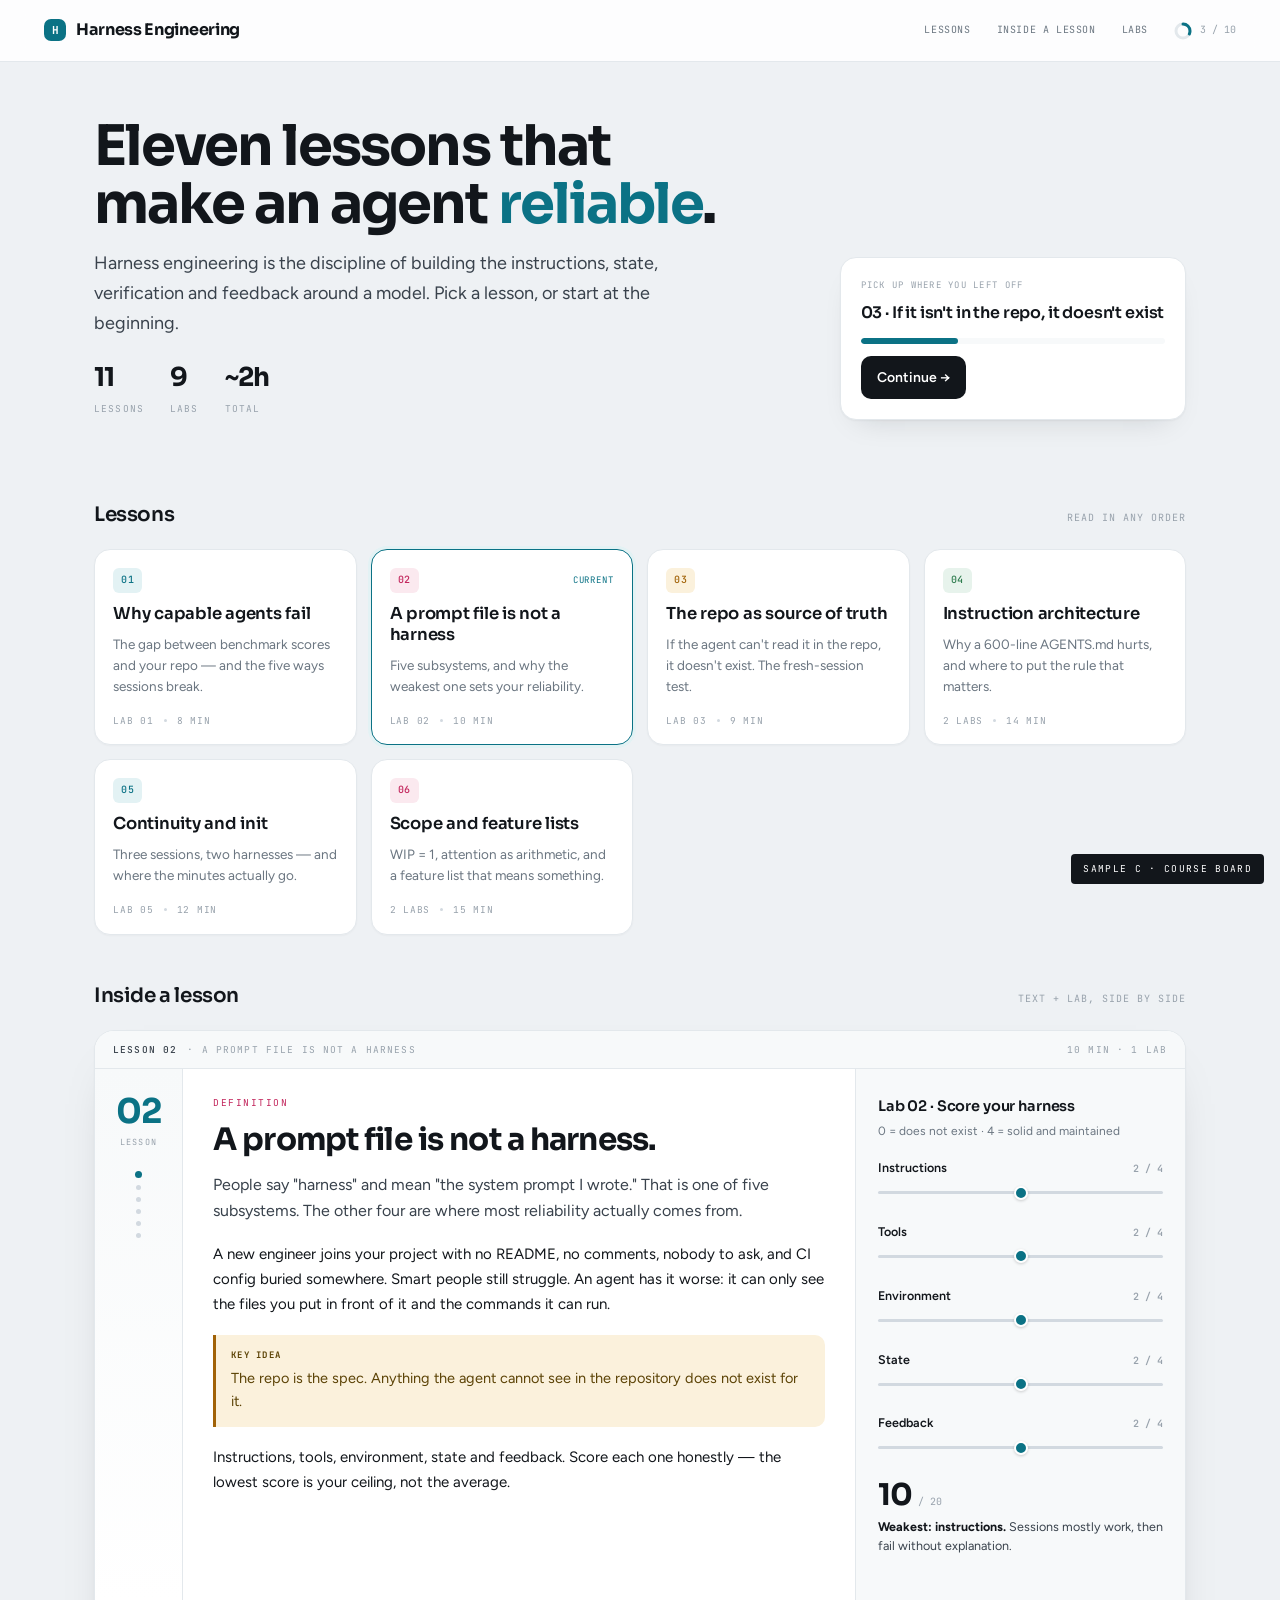
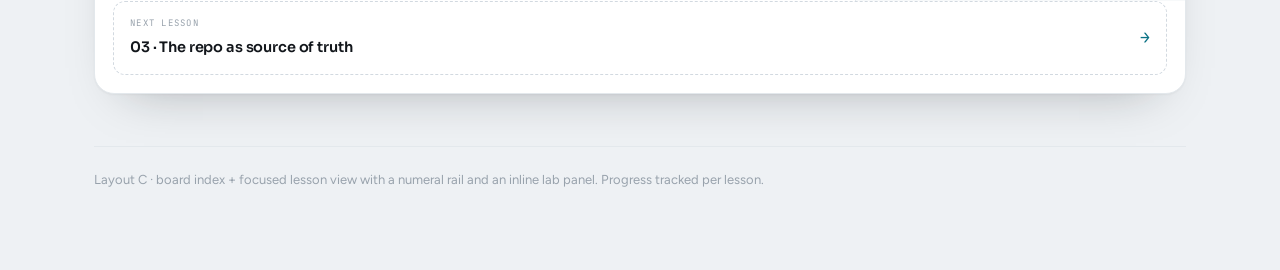
<file: samples/sample-c.html>
<!DOCTYPE html>
<html lang="en">
<head>
<meta charset="utf-8">
<meta name="viewport" content="width=device-width, initial-scale=1">
<title>Sample C — Course board · Harness Engineering</title>
<link rel="preconnect" href="https://fonts.googleapis.com">
<link rel="preconnect" href="https://fonts.gstatic.com" crossorigin>
<link href="https://fonts.googleapis.com/css2?family=Sora:wght@400;500;600;700&family=Figtree:ital,wght@0,300..800;1,400&family=JetBrains+Mono:wght@400;500&display=swap" rel="stylesheet">
<style>
:root{
  --bg:#eef1f4; --card:#ffffff; --card-2:#f7f9fa;
  --ink:#12161b; --ink-2:#39424c; --dim:#6b7681; --faint:#98a2ac;
  --line:#e3e8ec; --line-2:#d2d9e0;
  --teal:#0b7285; --teal-soft:#e3f2f4;
  --berry:#c2255c; --berry-soft:#fbe9ef;
  --amber:#a16207; --amber-soft:#fbf1dc;
  --green:#2f7d4f; --green-soft:#e7f3ec;
  --disp:"Sora","Avenir Next",sans-serif;
  --sans:"Figtree",-apple-system,sans-serif;
  --mono:"JetBrains Mono",ui-monospace,monospace;
  --r:16px;
}
*{box-sizing:border-box}
body{margin:0; background:var(--bg); color:var(--ink); font-family:var(--sans); font-size:16.5px; line-height:1.65; -webkit-font-smoothing:antialiased}
.badge{position:fixed; right:16px; bottom:16px; z-index:60; font-family:var(--mono); font-size:9.5px; letter-spacing:.14em; background:var(--ink); color:#fff; padding:7px 12px; border-radius:4px}

/* ---------- bar ---------- */
.bar{
  position:sticky; top:0; z-index:50; height:62px; display:flex; align-items:center; gap:16px;
  padding:0 clamp(18px,4vw,44px);
  background:rgba(255,255,255,.85); backdrop-filter:blur(12px); border-bottom:1px solid var(--line);
}
.mark{font-family:var(--disp); font-weight:700; font-size:16px; letter-spacing:-.02em; display:flex; align-items:center; gap:10px}
.mark .sq{width:22px; height:22px; border-radius:7px; background:var(--teal); display:grid; place-items:center; color:#fff; font-size:11px; font-family:var(--mono)}
.bar .spacer{flex:1}
.chipnav{display:flex; gap:6px}
.chipnav a{
  font-family:var(--mono); font-size:10px; letter-spacing:.06em; text-transform:uppercase;
  color:var(--dim); text-decoration:none; padding:6px 10px; border-radius:99px;
  transition:background .15s, color .15s;
}
.chipnav a:hover{background:var(--card-2); color:var(--ink)}
.ring{display:flex; align-items:center; gap:8px; font-family:var(--mono); font-size:10px; color:var(--faint)}

/* ---------- layout ---------- */
.wrap{max-width:1180px; margin:0 auto; padding:0 clamp(18px,4vw,44px) 80px}

/* ---------- hero ---------- */
.hero{padding:56px 0 34px; display:grid; gap:26px; grid-template-columns:minmax(0,1fr)}
@media(min-width:900px){ .hero{grid-template-columns:minmax(0,1.35fr) minmax(0,.65fr); align-items:end} }
h1{
  font-family:var(--disp); font-weight:700; font-size:clamp(34px,5.2vw,56px);
  line-height:1.03; letter-spacing:-.035em; margin:0 0 16px; text-wrap:balance;
}
h1 em{font-style:normal; color:var(--teal)}
.sub{font-size:18px; color:var(--ink-2); max-width:52ch; margin:0}
.stats{display:flex; gap:26px; margin-top:26px; flex-wrap:wrap}
.stat .n{font-family:var(--disp); font-weight:700; font-size:26px; letter-spacing:-.03em; display:block; line-height:1.1}
.stat .k{font-family:var(--mono); font-size:9.5px; letter-spacing:.12em; text-transform:uppercase; color:var(--faint)}
.resume{
  background:var(--card); border:1px solid var(--line); border-radius:var(--r); padding:20px;
  box-shadow:0 1px 2px rgba(18,22,27,.04), 0 14px 30px -18px rgba(18,22,27,.18);
}
.resume .lbl{font-family:var(--mono); font-size:9px; letter-spacing:.14em; text-transform:uppercase; color:var(--faint)}
.resume .t{font-family:var(--disp); font-weight:600; font-size:16px; margin:7px 0 12px; letter-spacing:-.01em}
.bar-mini{height:6px; border-radius:99px; background:var(--card-2); overflow:hidden; margin-bottom:12px}
.bar-mini i{display:block; height:100%; width:32%; background:var(--teal); border-radius:99px}
.btn{
  display:inline-flex; align-items:center; gap:8px; font-family:var(--sans); font-weight:600; font-size:14px;
  background:var(--ink); color:#fff; border:0; border-radius:10px; padding:10px 16px; cursor:pointer;
  text-decoration:none; transition:transform .12s, background .15s;
}
.btn:hover{background:#000; transform:translateY(-1px)}
.btn.ghost{background:transparent; color:var(--ink); border:1px solid var(--line-2)}
.btn.ghost:hover{background:var(--card)}

/* ---------- section head ---------- */
.shead{display:flex; align-items:baseline; justify-content:space-between; gap:14px; margin:44px 0 18px}
.shead h2{font-family:var(--disp); font-weight:600; font-size:20px; letter-spacing:-.02em; margin:0}
.shead span{font-family:var(--mono); font-size:10px; letter-spacing:.1em; text-transform:uppercase; color:var(--faint)}

/* ---------- lesson grid ---------- */
.grid{display:grid; gap:14px; grid-template-columns:repeat(auto-fill,minmax(240px,1fr))}
.card{
  background:var(--card); border:1px solid var(--line); border-radius:var(--r); padding:18px 18px 16px;
  text-decoration:none; color:var(--ink); display:flex; flex-direction:column; gap:10px;
  transition:transform .16s cubic-bezier(.2,.8,.2,1), box-shadow .16s, border-color .16s;
  box-shadow:0 1px 2px rgba(18,22,27,.03);
}
.card:hover{transform:translateY(-3px); box-shadow:0 2px 4px rgba(18,22,27,.05), 0 18px 32px -20px rgba(18,22,27,.3); border-color:var(--line-2)}
.card .top{display:flex; align-items:center; justify-content:space-between}
.card .num{
  font-family:var(--mono); font-size:10px; font-weight:500; letter-spacing:.06em;
  padding:4px 8px; border-radius:6px; background:var(--card-2); color:var(--dim);
}
.card .num.t{background:var(--teal-soft); color:var(--teal)}
.card .num.b{background:var(--berry-soft); color:var(--berry)}
.card .num.a{background:var(--amber-soft); color:var(--amber)}
.card .num.g{background:var(--green-soft); color:var(--green)}
.card h3{font-family:var(--disp); font-weight:600; font-size:16.5px; line-height:1.28; letter-spacing:-.015em; margin:0}
.card p{font-size:13.5px; color:var(--dim); margin:0; line-height:1.55}
.card .foot{margin-top:auto; display:flex; align-items:center; gap:10px; font-family:var(--mono); font-size:9.5px; letter-spacing:.08em; text-transform:uppercase; color:var(--faint); padding-top:6px}
.card .foot .dot{width:3px; height:3px; border-radius:50%; background:var(--line-2)}
.card.current{border-color:var(--teal); box-shadow:0 0 0 3px var(--teal-soft)}

/* ---------- lesson view mock ---------- */
.frame{
  background:var(--card); border:1px solid var(--line); border-radius:20px; overflow:hidden;
  box-shadow:0 1px 2px rgba(18,22,27,.04), 0 24px 50px -32px rgba(18,22,27,.35);
}
.frame-bar{
  display:flex; align-items:center; gap:10px; padding:11px 18px;
  background:var(--card-2); border-bottom:1px solid var(--line);
  font-family:var(--mono); font-size:9.5px; letter-spacing:.12em; text-transform:uppercase; color:var(--faint);
}
.frame-bar b{color:var(--ink-2); font-weight:500}
.frame-bar .spacer{flex:1}
.frame-body{display:grid; grid-template-columns:minmax(0,1fr)}
@media(min-width:880px){ .frame-body{grid-template-columns:88px minmax(0,1fr) minmax(0,330px)} }

.rail{
  display:none;
}
@media(min-width:880px){
  .rail{display:block; border-right:1px solid var(--line); padding:26px 0; text-align:center; background:linear-gradient(180deg,var(--card-2),transparent)}
  .rail .big{font-family:var(--disp); font-weight:700; font-size:34px; letter-spacing:-.04em; color:var(--teal); line-height:1}
  .rail .lbl{font-family:var(--mono); font-size:8.5px; letter-spacing:.14em; text-transform:uppercase; color:var(--faint); margin-top:6px}
  .rail .ticks{margin-top:22px; display:grid; gap:7px; justify-items:center}
  .rail .ticks i{width:5px; height:5px; border-radius:50%; background:var(--line-2)}
  .rail .ticks i.on{background:var(--teal); width:7px; height:7px}
}
.lesson{padding:26px clamp(18px,3vw,30px) 30px}
.lesson .kicker{font-family:var(--mono); font-size:9.5px; letter-spacing:.16em; text-transform:uppercase; color:var(--berry); margin:0 0 12px}
.lesson h2{font-family:var(--disp); font-weight:700; font-size:clamp(24px,3vw,31px); line-height:1.12; letter-spacing:-.028em; margin:0 0 14px}
.lesson .lede{font-size:16px; color:var(--ink-2); margin:0 0 18px}
.lesson p{font-size:15px; margin:0 0 14px}
.lesson code{font-family:var(--mono); font-size:.82em; background:var(--card-2); border:1px solid var(--line); border-radius:4px; padding:1px 5px}
.pull{
  border-left:3px solid var(--amber); background:var(--amber-soft); border-radius:0 10px 10px 0;
  padding:13px 15px; font-size:14.5px; color:#5c4306; margin:18px 0;
}
.pull b{display:block; font-family:var(--mono); font-size:9px; letter-spacing:.14em; text-transform:uppercase; margin-bottom:4px}

.side{padding:26px 22px; border-top:1px solid var(--line); background:var(--card-2)}
@media(min-width:880px){ .side{border-top:0; border-left:1px solid var(--line)} }
.side h4{font-family:var(--disp); font-weight:600; font-size:14.5px; margin:0 0 3px; letter-spacing:-.01em}
.side .hint{font-size:12px; color:var(--dim); margin:0 0 16px}
.sc{display:grid; gap:13px}
.sc-item label{display:flex; justify-content:space-between; align-items:baseline; font-size:12.5px; font-weight:600; margin-bottom:3px}
.sc-item label em{font-style:normal; font-family:var(--mono); font-size:10px; color:var(--faint)}
input[type=range]{-webkit-appearance:none; appearance:none; width:100%; height:16px; background:transparent; cursor:pointer; margin:0}
input[type=range]::-webkit-slider-runnable-track{height:3px; border-radius:99px; background:var(--line-2)}
input[type=range]::-webkit-slider-thumb{-webkit-appearance:none; width:14px; height:14px; margin-top:-5.5px; border-radius:50%; background:var(--teal); border:2px solid #fff; box-shadow:0 1px 3px rgba(0,0,0,.18)}
input[type=range]::-moz-range-track{height:3px; background:var(--line-2)}
input[type=range]::-moz-range-thumb{width:12px; height:12px; border-radius:50%; background:var(--teal); border:2px solid #fff}
.score{display:flex; align-items:baseline; gap:6px; margin:16px 0 6px}
.score .big{font-family:var(--disp); font-weight:700; font-size:30px; letter-spacing:-.04em; line-height:1}
.score .of{font-family:var(--mono); font-size:10px; color:var(--faint)}
.side .v{font-size:12.5px; line-height:1.55; color:var(--ink-2); margin:0; min-height:58px}
.side .v b{color:var(--ink)}

.nextcard{
  margin:0 18px 18px; padding:14px 16px; border:1px dashed var(--line-2); border-radius:12px;
  display:flex; align-items:center; gap:14px; text-decoration:none; color:var(--ink);
  transition:background .15s, border-color .15s;
}
.nextcard:hover{background:var(--card-2); border-color:var(--teal)}
.nextcard .k{font-family:var(--mono); font-size:9px; letter-spacing:.14em; text-transform:uppercase; color:var(--faint); display:block; margin-bottom:2px}
.nextcard .t{font-family:var(--disp); font-weight:600; font-size:14.5px; letter-spacing:-.01em}
.nextcard .arrow{margin-left:auto; font-family:var(--mono); color:var(--teal)}

footer{margin-top:52px; padding-top:22px; border-top:1px solid var(--line); color:var(--faint); font-size:13px}
</style>
</head>
<body>
<div class="badge">SAMPLE C · COURSE BOARD</div>

<header class="bar">
  <div class="mark"><span class="sq">H</span>Harness Engineering</div>
  <div class="spacer"></div>
  <nav class="chipnav">
    <a href="#board">Lessons</a>
    <a href="#lesson">Inside a lesson</a>
    <a href="#">Labs</a>
  </nav>
  <div class="ring">
    <svg width="18" height="18" viewBox="0 0 18 18" aria-hidden="true">
      <circle cx="9" cy="9" r="7" fill="none" stroke="#e3e8ec" stroke-width="3"/>
      <circle cx="9" cy="9" r="7" fill="none" stroke="#0b7285" stroke-width="3"
              stroke-dasharray="44" stroke-dashoffset="30" stroke-linecap="round" transform="rotate(-90 9 9)"/>
    </svg>
    3 / 10
  </div>
</header>

<div class="wrap">

  <section class="hero">
    <div>
      <h1>Eleven lessons that make an agent <em>reliable</em>.</h1>
      <p class="sub">Harness engineering is the discipline of building the instructions, state, verification and feedback around a model. Pick a lesson, or start at the beginning.</p>
      <div class="stats">
        <div class="stat"><span class="n">11</span><span class="k">lessons</span></div>
        <div class="stat"><span class="n">9</span><span class="k">labs</span></div>
        <div class="stat"><span class="n">~2h</span><span class="k">total</span></div>
      </div>
    </div>
    <div class="resume">
      <div class="lbl">Pick up where you left off</div>
      <div class="t">03 · If it isn't in the repo, it doesn't exist</div>
      <div class="bar-mini"><i></i></div>
      <a class="btn" href="#lesson">Continue →</a>
    </div>
  </section>

  <section id="board">
    <div class="shead"><h2>Lessons</h2><span>read in any order</span></div>
    <div class="grid">
      <a class="card" href="#">
        <div class="top"><span class="num t">01</span></div>
        <h3>Why capable agents fail</h3>
        <p>The gap between benchmark scores and your repo — and the five ways sessions break.</p>
        <div class="foot"><span>lab 01</span><span class="dot"></span><span>8 min</span></div>
      </a>
      <a class="card current" href="#lesson">
        <div class="top"><span class="num b">02</span><span style="font-family:var(--mono);font-size:9px;letter-spacing:.1em;color:var(--teal)">CURRENT</span></div>
        <h3>A prompt file is not a harness</h3>
        <p>Five subsystems, and why the weakest one sets your reliability.</p>
        <div class="foot"><span>lab 02</span><span class="dot"></span><span>10 min</span></div>
      </a>
      <a class="card" href="#">
        <div class="top"><span class="num a">03</span></div>
        <h3>The repo as source of truth</h3>
        <p>If the agent can't read it in the repo, it doesn't exist. The fresh-session test.</p>
        <div class="foot"><span>lab 03</span><span class="dot"></span><span>9 min</span></div>
      </a>
      <a class="card" href="#">
        <div class="top"><span class="num g">04</span></div>
        <h3>Instruction architecture</h3>
        <p>Why a 600-line AGENTS.md hurts, and where to put the rule that matters.</p>
        <div class="foot"><span>2 labs</span><span class="dot"></span><span>14 min</span></div>
      </a>
      <a class="card" href="#">
        <div class="top"><span class="num t">05</span></div>
        <h3>Continuity and init</h3>
        <p>Three sessions, two harnesses — and where the minutes actually go.</p>
        <div class="foot"><span>lab 05</span><span class="dot"></span><span>12 min</span></div>
      </a>
      <a class="card" href="#">
        <div class="top"><span class="num b">06</span></div>
        <h3>Scope and feature lists</h3>
        <p>WIP = 1, attention as arithmetic, and a feature list that means something.</p>
        <div class="foot"><span>2 labs</span><span class="dot"></span><span>15 min</span></div>
      </a>
    </div>
  </section>

  <section id="lesson" style="scroll-margin-top:80px">
    <div class="shead"><h2>Inside a lesson</h2><span>text + lab, side by side</span></div>
    <div class="frame">
      <div class="frame-bar">
        <b>Lesson 02</b> · A prompt file is not a harness
        <span class="spacer"></span>
        <span>10 min · 1 lab</span>
      </div>
      <div class="frame-body">
        <div class="rail">
          <div class="big">02</div>
          <div class="lbl">Lesson</div>
          <div class="ticks"><i class="on"></i><i></i><i></i><i></i><i></i><i></i></div>
        </div>

        <div class="lesson">
          <p class="kicker">Definition</p>
          <h2>A prompt file is not a harness.</h2>
          <p class="lede">People say "harness" and mean "the system prompt I wrote." That is one of five subsystems. The other four are where most reliability actually comes from.</p>
          <p>A new engineer joins your project with no README, no comments, nobody to ask, and CI config buried somewhere. Smart people still struggle. An agent has it worse: it can only see the files you put in front of it and the commands it can run.</p>
          <div class="pull">
            <b>Key idea</b>
            The repo is the spec. Anything the agent cannot see in the repository does not exist for it.
          </div>
          <p>Instructions, tools, environment, state and feedback. Score each one honestly — the lowest score is your ceiling, not the average.</p>
        </div>

        <div class="side">
          <h4>Lab 02 · Score your harness</h4>
          <p class="hint">0 = does not exist · 4 = solid and maintained</p>
          <div class="sc" id="sc"></div>
          <div class="score"><span class="big" id="big">10</span><span class="of">/ 20</span></div>
          <p class="v" id="vd"></p>
        </div>
      </div>
      <a class="nextcard" href="#">
        <div><span class="k">Next lesson</span><span class="t">03 · The repo as source of truth</span></div>
        <span class="arrow">→</span>
      </a>
    </div>
  </section>

  <footer>Layout C · board index + focused lesson view with a numeral rail and an inline lab panel. Progress tracked per lesson.</footer>
</div>

<script>
(function(){
  var SUBS=[
    {id:'i',n:'Instructions'},
    {id:'t',n:'Tools'},
    {id:'e',n:'Environment'},
    {id:'s',n:'State'},
    {id:'f',n:'Feedback'}
  ];
  var host=document.getElementById('sc');
  host.innerHTML=SUBS.map(function(s){
    return '<div class="sc-item"><label for="c-'+s.id+'"><span>'+s.n+'</span><em id="cv-'+s.id+'">2 / 4</em></label>'+
      '<input type="range" id="c-'+s.id+'" min="0" max="4" step="1" value="2"></div>';
  }).join('');
  function upd(){
    var tot=0,worst=null;
    SUBS.forEach(function(s){
      var v=+document.getElementById('c-'+s.id).value;
      tot+=v; document.getElementById('cv-'+s.id).textContent=v+' / 4';
      if(!worst||v<worst.v) worst={v:v,s:s};
    });
    document.getElementById('big').textContent=tot;
    var vd=document.getElementById('vd');
    if(tot===20) vd.innerHTML='<b>Fully harnessed.</b> Now audit — remove one subsystem at a time.';
    else if(worst.v<=1) vd.innerHTML='<b>Bottleneck: '+worst.s.n.toLowerCase()+'.</b> Adding anything else is wasted until this is fixed.';
    else if(worst.v===2) vd.innerHTML='<b>Weakest: '+worst.s.n.toLowerCase()+'.</b> Sessions mostly work, then fail without explanation.';
    else vd.innerHTML='<b>Solid.</b> Weakest is '+worst.s.n.toLowerCase()+'. Next gain is sharper verification.';
  }
  host.addEventListener('input',upd); upd();
})();
</script>
</body>
</html>
</file>
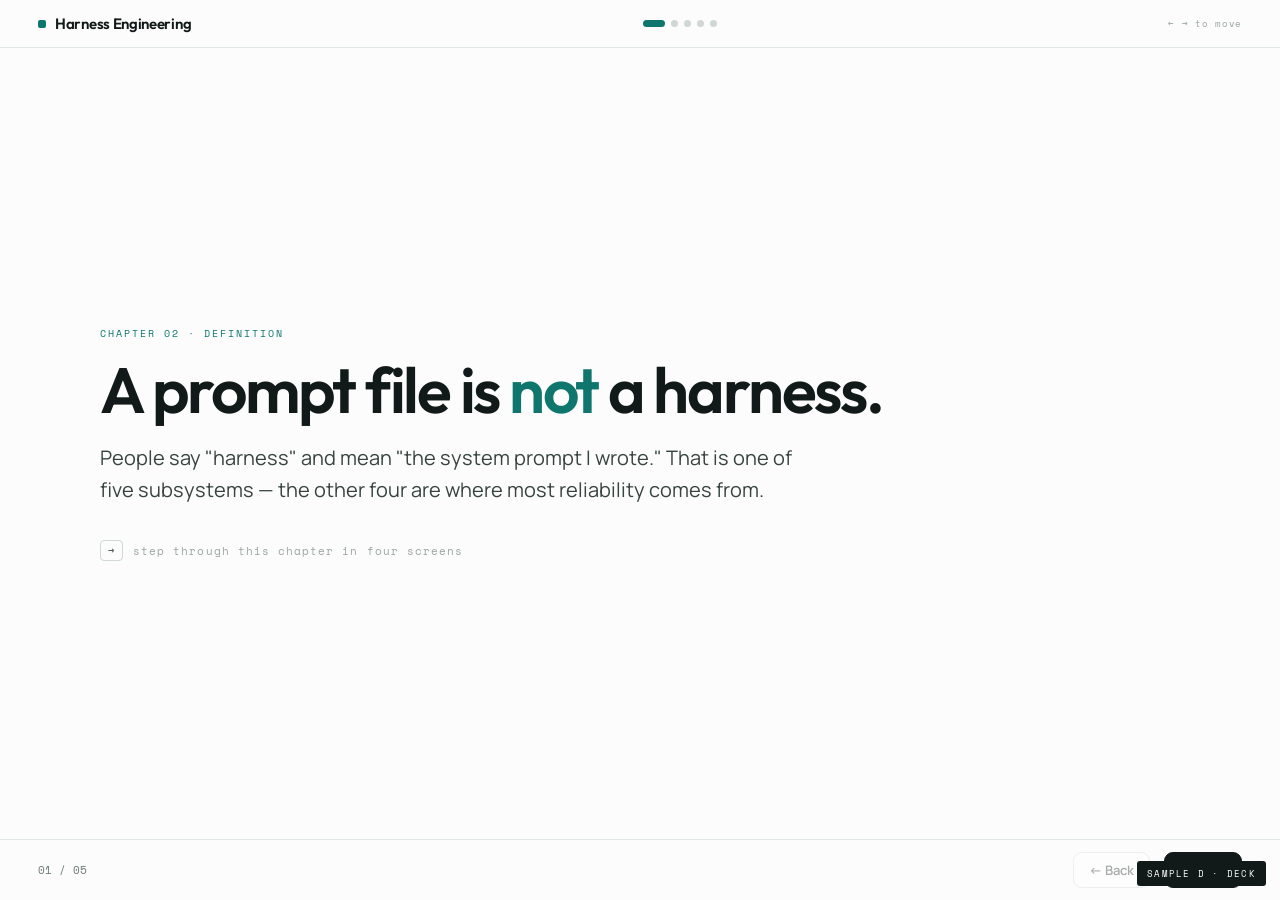
<file: samples/sample-d.html>
<!DOCTYPE html>
<html lang="en">
<head>
<meta charset="utf-8">
<meta name="viewport" content="width=device-width, initial-scale=1">
<title>Sample D — Deck · Harness Engineering</title>
<link rel="preconnect" href="https://fonts.googleapis.com">
<link rel="preconnect" href="https://fonts.gstatic.com" crossorigin>
<link href="https://fonts.googleapis.com/css2?family=Outfit:wght@300;400;500;600;700&family=Manrope:wght@300;400;500;600;700&family=Space+Mono:wght@400;700&display=swap" rel="stylesheet">
<style>
:root{
  --bg:#fbfcfb; --card:#ffffff; --tint:#f0f6f5;
  --ink:#111a18; --ink-2:#38443f; --dim:#6d7a75; --faint:#9aa5a1;
  --line:#e2e8e6; --line-2:#cfd8d5;
  --teal:#0f766e; --teal-soft:#e2f2ef;
  --coral:#c2410c; --coral-soft:#fbeae1;
  --amber:#a16207; --amber-soft:#fbf2df;
  --disp:"Outfit",sans-serif; --sans:"Manrope",sans-serif; --mono:"Space Mono",monospace;
}
*{box-sizing:border-box}
html,body{height:100%}
body{
  margin:0; background:var(--bg); color:var(--ink); font-family:var(--sans);
  overflow:hidden; -webkit-font-smoothing:antialiased;
}
.badge{position:fixed; right:14px; bottom:14px; z-index:60; font-family:var(--mono); font-size:9px; letter-spacing:.14em; background:var(--ink); color:#fff; padding:6px 10px; border-radius:3px}

.deck{height:100dvh; display:grid; grid-template-rows:auto minmax(0,1fr) auto;}

/* ---------- chrome ---------- */
.chrome{
  display:flex; align-items:center; gap:16px; padding:14px clamp(18px,3.4vw,38px);
  border-bottom:1px solid var(--line);
}
.mark{font-family:var(--disp); font-weight:600; font-size:15px; letter-spacing:-.02em; display:flex; align-items:center; gap:9px}
.mark i{width:8px; height:8px; border-radius:2px; background:var(--teal); display:inline-block}
.chrome .spacer{flex:1}
.dots{display:flex; gap:6px}
.dots button{
  appearance:none; border:0; padding:0; width:7px; height:7px; border-radius:50%;
  background:var(--line-2); cursor:pointer; transition:background .2s, width .2s;
}
.dots button.on{background:var(--teal); width:22px; border-radius:99px}
.chrome .kbd{font-family:var(--mono); font-size:9px; color:var(--faint); letter-spacing:.08em}

/* ---------- slides ---------- */
.stage{position:relative; overflow:hidden}
.slide{
  position:absolute; inset:0; padding:clamp(24px,4vw,56px) clamp(18px,3.4vw,38px);
  display:none; overflow:auto;
}
.slide.on{display:block; animation:in .42s cubic-bezier(.2,.8,.2,1) both}
@keyframes in{from{opacity:0; transform:translateY(14px)} to{opacity:1; transform:none}}
.slide-inner{max-width:1080px; margin:0 auto; height:100%; display:flex; flex-direction:column; justify-content:center}

.kicker{font-family:var(--mono); font-size:10px; letter-spacing:.2em; text-transform:uppercase; color:var(--teal); margin:0 0 16px}
h1{
  font-family:var(--disp); font-weight:600; font-size:clamp(34px,5.4vw,64px);
  line-height:1.02; letter-spacing:-.035em; margin:0 0 20px; max-width:22ch;
}
h1 em{font-style:normal; color:var(--teal)}
.lede{font-size:clamp(16px,1.7vw,20px); line-height:1.6; color:var(--ink-2); max-width:60ch; margin:0}
.hint{margin-top:34px; font-family:var(--mono); font-size:10.5px; letter-spacing:.1em; color:var(--faint); display:flex; align-items:center; gap:10px}
.hint b{color:var(--ink-2); font-weight:400; border:1px solid var(--line-2); border-radius:4px; padding:2px 7px; font-size:10px}

h2{font-family:var(--disp); font-weight:600; font-size:clamp(22px,2.8vw,32px); letter-spacing:-.03em; line-height:1.1; margin:0 0 8px}
.sub{font-size:15px; color:var(--dim); margin:0 0 26px}

/* five subsystem tiles */
.tiles{display:grid; grid-template-columns:repeat(auto-fit,minmax(190px,1fr)); gap:12px; margin-top:6px}
.tile{
  background:var(--card); border:1px solid var(--line); border-radius:12px; padding:15px 16px;
  display:grid; gap:5px; transition:border-color .2s, transform .2s;
}
.tile:hover{border-color:var(--teal); transform:translateY(-2px)}
.tile .n{font-family:var(--mono); font-size:9px; letter-spacing:.12em; color:var(--faint)}
.tile .t{font-family:var(--disp); font-weight:600; font-size:15.5px; letter-spacing:-.01em}
.tile .d{font-size:12.5px; color:var(--dim); line-height:1.5}

/* chain slide */
.chain{display:grid; gap:10px; margin-top:8px}
.chain .link{
  display:grid; grid-template-columns:auto minmax(0,1fr) auto; gap:14px; align-items:center;
  background:var(--card); border:1px solid var(--line); border-radius:10px; padding:11px 15px;
}
.chain .link.weak{border-color:var(--coral); background:var(--coral-soft)}
.chain .link .nm{font-family:var(--disp); font-weight:600; font-size:14.5px; min-width:118px}
.chain .link .bar{height:6px; border-radius:99px; background:var(--tint); overflow:hidden}
.chain .link .bar i{display:block; height:100%; border-radius:99px; background:var(--teal)}
.chain .link.weak .bar i{background:var(--coral)}
.chain .link .sc{font-family:var(--mono); font-size:11px; color:var(--dim)}
.chain .note{margin:14px 0 0; font-size:14.5px; color:var(--ink-2); max-width:62ch}

/* lab slide */
.lab{display:grid; grid-template-columns:minmax(0,1fr); gap:26px; height:100%; align-content:center}
@media(min-width:900px){ .lab{grid-template-columns:minmax(0,.72fr) minmax(0,1.28fr); gap:44px; align-items:center} }
.lab-left p{font-size:15px; color:var(--ink-2); margin:0 0 12px}
.lab-left .meta{font-family:var(--mono); font-size:10px; letter-spacing:.1em; text-transform:uppercase; color:var(--faint); margin-top:20px}
.panel{background:var(--card); border:1px solid var(--line-2); border-radius:16px; padding:22px 24px; box-shadow:0 2px 4px rgba(17,26,24,.04), 0 22px 44px -28px rgba(17,26,24,.28)}
.sc{display:grid; gap:14px}
.sc-item label{display:flex; justify-content:space-between; align-items:baseline; font-size:13.5px; font-weight:600; margin-bottom:3px}
.sc-item label em{font-style:normal; font-family:var(--mono); font-size:10px; color:var(--faint)}
.sc-item .h{font-size:11.5px; color:var(--faint); margin:0 0 3px}
input[type=range]{-webkit-appearance:none; appearance:none; width:100%; height:16px; background:transparent; cursor:pointer; margin:0}
input[type=range]::-webkit-slider-runnable-track{height:4px; border-radius:99px; background:var(--line-2)}
input[type=range]::-webkit-slider-thumb{-webkit-appearance:none; width:15px; height:15px; margin-top:-5.5px; border-radius:50%; background:var(--teal); border:2px solid #fff; box-shadow:0 1px 4px rgba(15,118,110,.4)}
input[type=range]::-moz-range-track{height:4px; background:var(--line-2)}
input[type=range]::-moz-range-thumb{width:13px; height:13px; border-radius:50%; background:var(--teal); border:2px solid #fff}
.out{display:flex; align-items:center; gap:16px; margin-top:18px; padding-top:16px; border-top:1px solid var(--line)}
.out .big{font-family:var(--disp); font-weight:600; font-size:40px; letter-spacing:-.04em; line-height:1; color:var(--teal)}
.out .of{font-family:var(--mono); font-size:10.5px; color:var(--faint)}
.out p{margin:0; font-size:13px; line-height:1.55; color:var(--ink-2); flex:1}
.out p b{color:var(--ink)}

/* closing slide */
.next{display:inline-flex; align-items:center; gap:16px; text-decoration:none; color:var(--ink); margin-top:8px}
.next .n{font-family:var(--mono); font-size:11px; color:var(--faint)}
.next .t{font-family:var(--disp); font-weight:600; font-size:clamp(22px,3vw,34px); letter-spacing:-.03em; border-bottom:2px solid var(--teal); padding-bottom:4px; transition:color .2s}
.next:hover .t{color:var(--teal)}

/* ---------- footer ---------- */
.foot{
  display:flex; align-items:center; gap:14px; padding:12px clamp(18px,3.4vw,38px);
  border-top:1px solid var(--line);
}
.foot .count{font-family:var(--mono); font-size:11px; color:var(--dim)}
.foot .spacer{flex:1}
.btn{
  appearance:none; font-family:var(--sans); font-weight:600; font-size:13px;
  border:1px solid var(--line-2); background:var(--card); color:var(--ink);
  border-radius:9px; padding:8px 15px; cursor:pointer; transition:background .15s, border-color .15s, transform .1s;
}
.btn:hover{border-color:var(--teal); color:var(--teal)}
.btn:active{transform:translateY(1px)}
.btn.primary{background:var(--ink); border-color:var(--ink); color:#fff}
.btn.primary:hover{background:#000; color:#fff}
.btn:disabled{opacity:.35; cursor:not-allowed}
</style>
</head>
<body>
<div class="badge">SAMPLE D · DECK</div>

<div class="deck">
  <header class="chrome">
    <div class="mark"><i></i>Harness Engineering</div>
    <div class="spacer"></div>
    <div class="dots" id="dots"></div>
    <div class="spacer"></div>
    <span class="kbd">← → to move</span>
  </header>

  <div class="stage" id="stage">

    <!-- 1 · title -->
    <section class="slide on">
      <div class="slide-inner">
        <p class="kicker">Chapter 02 · Definition</p>
        <h1>A prompt file is <em>not</em> a harness.</h1>
        <p class="lede">People say "harness" and mean "the system prompt I wrote." That is one of five subsystems — the other four are where most reliability comes from.</p>
        <div class="hint"><b>→</b> step through this chapter in four screens</div>
      </div>
    </section>

    <!-- 2 · subsystems -->
    <section class="slide">
      <div class="slide-inner">
        <p class="kicker">2.1</p>
        <h2>The five subsystems</h2>
        <p class="sub">Everything outside the model weights, split by what it is responsible for.</p>
        <div class="tiles">
          <div class="tile"><span class="n">01</span><span class="t">Instructions</span><span class="d">Rules, conventions, definition of done. <code>AGENTS.md</code></span></div>
          <div class="tile"><span class="n">02</span><span class="t">Tools</span><span class="d">What the agent can actually do — shell, tests, linters.</span></div>
          <div class="tile"><span class="n">03</span><span class="t">Environment</span><span class="d">A runnable, isolated place to work. <code>init.sh</code></span></div>
          <div class="tile"><span class="n">04</span><span class="t">State</span><span class="d">What is done, why, and what is next. <code>feature_list.json</code></span></div>
          <div class="tile"><span class="n">05</span><span class="t">Feedback</span><span class="d">Evidence of what actually happened — tests, traces.</span></div>
          <div class="tile" style="border-style:dashed"><span class="n">NOT A SUBSYSTEM</span><span class="t">The prompt</span><span class="d">One file inside the first tile. Not the harness.</span></div>
        </div>
      </div>
    </section>

    <!-- 3 · weakest link -->
    <section class="slide">
      <div class="slide-inner">
        <p class="kicker">2.2</p>
        <h2>Why the weakest link wins</h2>
        <p class="sub">A harness is a chain. This is one team's score, and the chain is as strong as its lowest bar.</p>
        <div class="chain">
          <div class="link"><span class="nm">Instructions</span><span class="bar"><i style="width:75%"></i></span><span class="sc">3 / 4</span></div>
          <div class="link"><span class="nm">Tools</span><span class="bar"><i style="width:50%"></i></span><span class="sc">2 / 4</span></div>
          <div class="link weak"><span class="nm">Environment</span><span class="bar"><i style="width:25%"></i></span><span class="sc">1 / 4</span></div>
          <div class="link"><span class="nm">State</span><span class="bar"><i style="width:50%"></i></span><span class="sc">2 / 4</span></div>
          <div class="link"><span class="nm">Feedback</span><span class="bar"><i style="width:75%"></i></span><span class="sc">3 / 4</span></div>
        </div>
        <p class="note">A brilliant instruction file cannot rescue an agent that cannot run the tests. Adding strength anywhere else is wasted until the weakest layer is fixed.</p>
      </div>
    </section>

    <!-- 4 · lab -->
    <section class="slide">
      <div class="slide-inner">
        <div class="lab">
          <div class="lab-left">
            <p class="kicker">Lab 02</p>
            <h2>Score your own harness</h2>
            <p>Rate the repo you use an agent on most often. 0 means it does not exist; 4 means solid and maintained.</p>
            <p>The verdict is computed from your minimum, not your average — because that is how reliability behaves.</p>
            <div class="meta">the lab gets the whole stage</div>
          </div>
          <div class="panel">
            <div class="sc" id="sc"></div>
            <div class="out">
              <span class="big" id="big">10</span><span class="of">/ 20</span>
              <p id="vd"></p>
            </div>
          </div>
        </div>
      </div>
    </section>

    <!-- 5 · next -->
    <section class="slide">
      <div class="slide-inner">
        <p class="kicker">End of chapter</p>
        <h2 style="margin-bottom:26px">That is one chapter. Ten more, each a handful of screens.</h2>
        <a class="next" href="#"><span class="n">03</span><span class="t">If it isn't in the repo, it doesn't exist →</span></a>
      </div>
    </section>

  </div>

  <footer class="foot">
    <span class="count" id="count">01 / 05</span>
    <div class="spacer"></div>
    <button class="btn" id="prev">← Back</button>
    <button class="btn primary" id="next">Next →</button>
  </footer>
</div>

<script>
(function(){
  var slides=[].slice.call(document.querySelectorAll('.slide'));
  var dots=document.getElementById('dots');
  var i=0;
  dots.innerHTML=slides.map(function(_,k){return '<button aria-label="screen '+(k+1)+'"></button>'}).join('');
  var dotEls=[].slice.call(dots.children);

  function go(n){
    i=Math.max(0,Math.min(slides.length-1,n));
    slides.forEach(function(s,k){s.classList.toggle('on',k===i)});
    dotEls.forEach(function(d,k){d.classList.toggle('on',k===i)});
    document.getElementById('count').textContent=('0'+(i+1)).slice(-2)+' / 0'+slides.length;
    document.getElementById('prev').disabled=(i===0);
    document.getElementById('next').disabled=(i===slides.length-1);
    slides[i].scrollTop=0;
  }
  document.getElementById('prev').addEventListener('click',function(){go(i-1)});
  document.getElementById('next').addEventListener('click',function(){go(i+1)});
  dotEls.forEach(function(d,k){d.addEventListener('click',function(){go(k)})});
  document.addEventListener('keydown',function(e){
    if(e.target.tagName==='INPUT') return;
    if(e.key==='ArrowRight'||e.key===' '||e.key==='PageDown'){e.preventDefault();go(i+1)}
    if(e.key==='ArrowLeft'||e.key==='PageUp'){e.preventDefault();go(i-1)}
    if(e.key==='Home') go(0);
    if(e.key==='End') go(slides.length-1);
  });
  go(0);

  /* scorecard */
  var SUBS=[
    {id:'i',n:'Instructions',h:'AGENTS.md, conventions, done criteria'},
    {id:'t',n:'Tools',h:'test runner, linters, scripts'},
    {id:'e',n:'Environment',h:'init.sh, lockfiles, cold-clone start'},
    {id:'s',n:'State',h:'feature list, progress log, git'},
    {id:'f',n:'Feedback',h:'tests, e2e, traces, rubric'}
  ];
  var host=document.getElementById('sc');
  host.innerHTML=SUBS.map(function(s){
    return '<div class="sc-item"><label for="d-'+s.id+'"><span>'+s.n+'</span><em id="dv-'+s.id+'">2 / 4</em></label>'+
      '<p class="h">'+s.h+'</p><input type="range" id="d-'+s.id+'" min="0" max="4" step="1" value="2"></div>';
  }).join('');
  function upd(){
    var tot=0,worst=null;
    SUBS.forEach(function(s){
      var v=+document.getElementById('d-'+s.id).value;
      tot+=v; document.getElementById('dv-'+s.id).textContent=v+' / 4';
      if(!worst||v<worst.v) worst={v:v,s:s};
    });
    document.getElementById('big').textContent=tot;
    var vd=document.getElementById('vd');
    if(tot===20) vd.innerHTML='<b>Fully harnessed.</b> Now audit — remove one subsystem at a time.';
    else if(worst.v<=1) vd.innerHTML='<b>Bottleneck: '+worst.s.n.toLowerCase()+'.</b> Everything else you add is wasted until this is fixed.';
    else if(worst.v===2) vd.innerHTML='<b>Weakest: '+worst.s.n.toLowerCase()+'.</b> Sessions mostly work, then fail without explanation.';
    else vd.innerHTML='<b>Solid.</b> Weakest is '+worst.s.n.toLowerCase()+'. Next gain is sharper verification.';
  }
  host.addEventListener('input',upd); upd();
})();
</script>
</body>
</html>
</file>
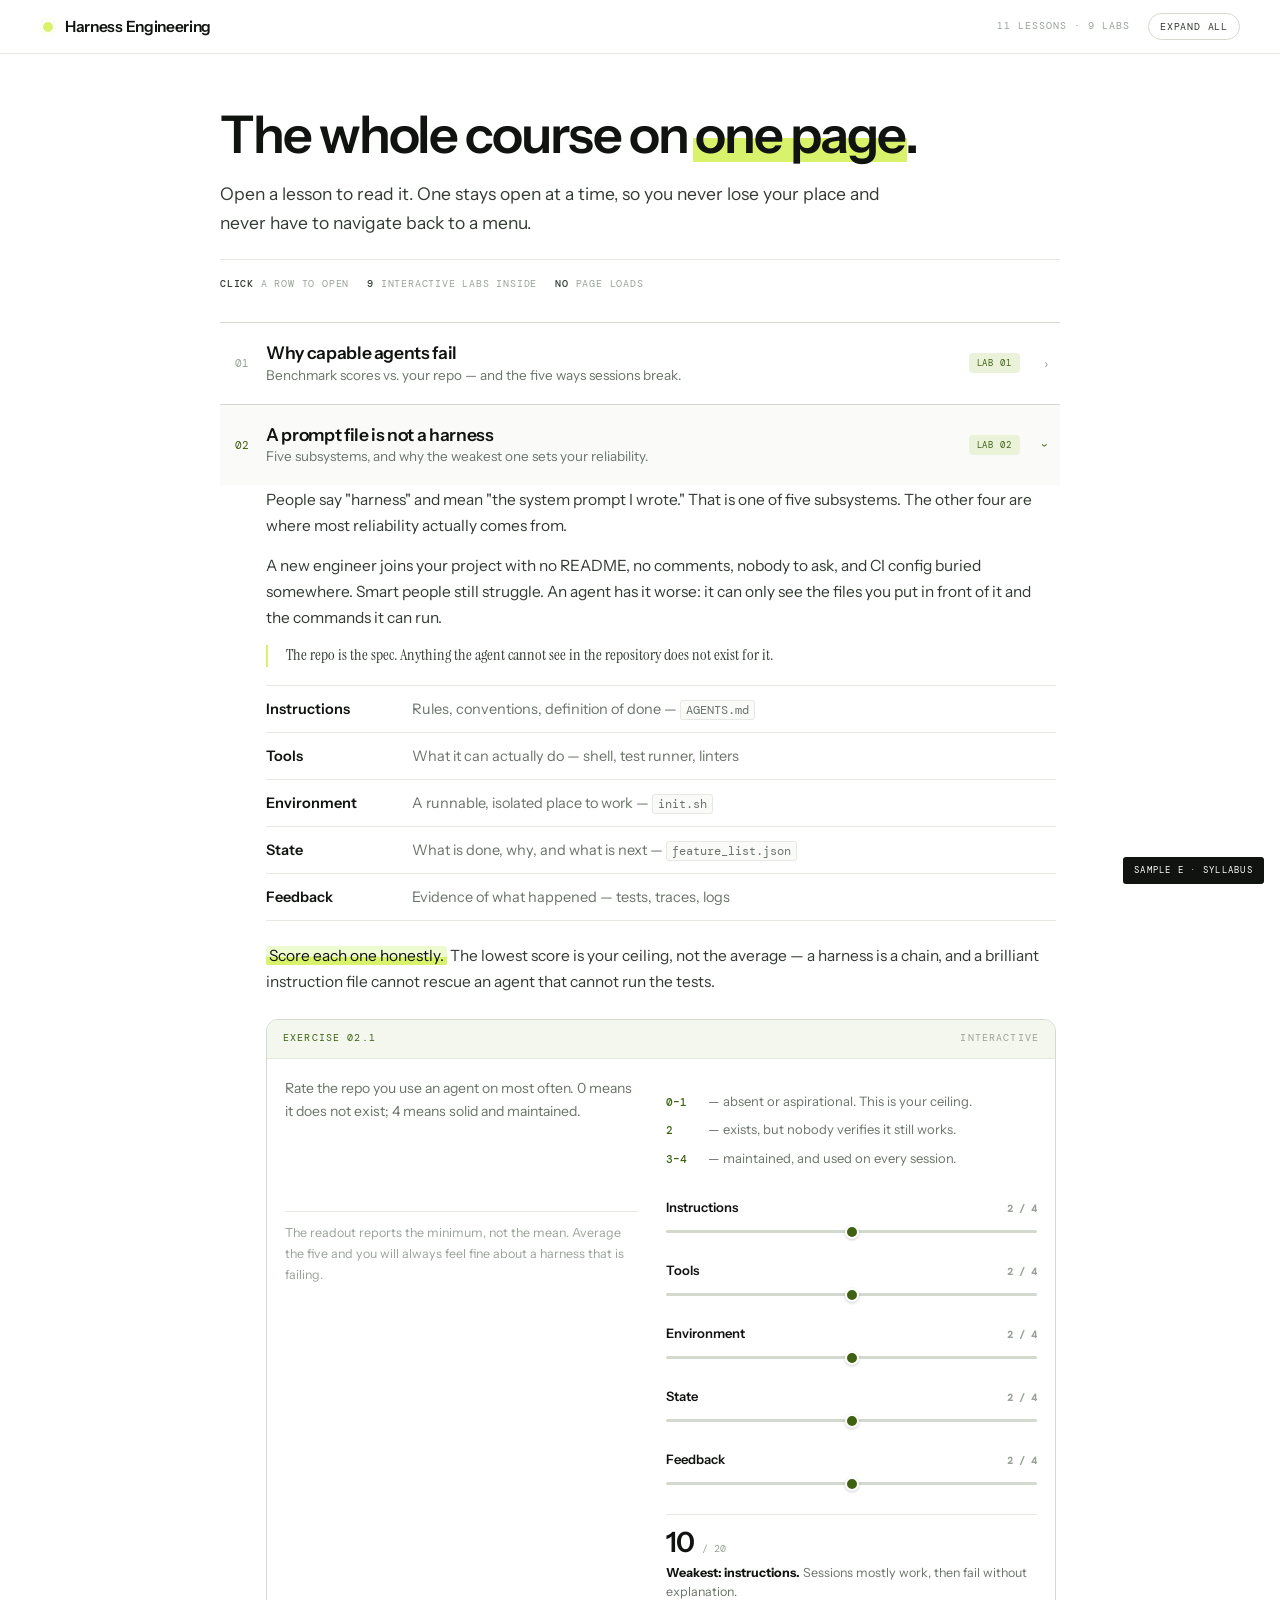
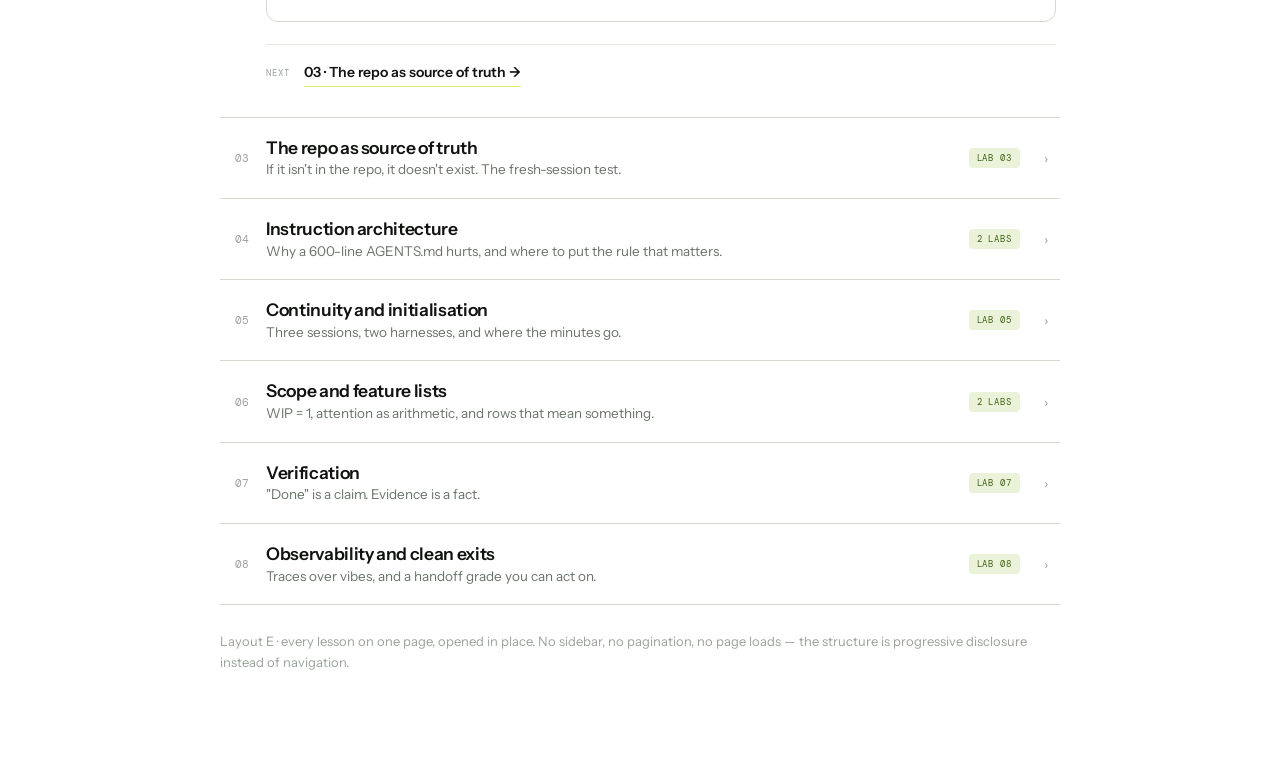
<file: samples/sample-e.html>
<!DOCTYPE html>
<html lang="en">
<head>
<meta charset="utf-8">
<meta name="viewport" content="width=device-width, initial-scale=1">
<title>Sample E — Syllabus · Harness Engineering</title>
<link rel="preconnect" href="https://fonts.googleapis.com">
<link rel="preconnect" href="https://fonts.gstatic.com" crossorigin>
<link href="https://fonts.googleapis.com/css2?family=Instrument+Sans:ital,wght@0,400..700;1,400..600&family=Instrument+Serif:ital@0;1&family=DM+Mono:wght@400;500&display=swap" rel="stylesheet">
<style>
:root{
  --paper:#ffffff; --paper-2:#fafbf9; --tint:#f4f7ee;
  --ink:#101310; --ink-2:#333a33; --dim:#6a736a; --faint:#9aa29a;
  --line:#e5e9e2; --line-2:#d3d9ce;
  --lime:#d8f26b; --lime-soft:#eefad0;
  --olive:#3f6212; --olive-soft:#eaf3da;
  --sans:"Instrument Sans",-apple-system,sans-serif;
  --serif:"Instrument Serif",Georgia,serif;
  --mono:"DM Mono",ui-monospace,monospace;
}
*{box-sizing:border-box}
body{margin:0; background:var(--paper); color:var(--ink); font-family:var(--sans); font-size:16.5px; line-height:1.66; -webkit-font-smoothing:antialiased}
.badge{position:fixed; right:16px; bottom:16px; z-index:60; font-family:var(--mono); font-size:9px; letter-spacing:.14em; background:var(--ink); color:#fff; padding:6px 11px; border-radius:3px}

/* ---------- header ---------- */
.bar{
  position:sticky; top:0; z-index:50; display:flex; align-items:center; gap:18px;
  padding:13px clamp(18px,4vw,40px); background:rgba(255,255,255,.92);
  backdrop-filter:blur(12px); border-bottom:1px solid var(--line);
}
.mark{font-family:var(--sans); font-weight:600; font-size:15.5px; letter-spacing:-.02em; display:flex; align-items:center; gap:9px}
.mark i{width:16px; height:16px; border-radius:50%; background:var(--lime); display:inline-block; box-shadow:inset 0 0 0 3px var(--paper)}
.bar .spacer{flex:1}
.meta{font-family:var(--mono); font-size:10px; letter-spacing:.1em; text-transform:uppercase; color:var(--faint)}
.toggle{
  appearance:none; border:1px solid var(--line-2); background:transparent; cursor:pointer;
  font-family:var(--mono); font-size:10px; letter-spacing:.08em; text-transform:uppercase;
  color:var(--ink-2); padding:6px 11px; border-radius:99px;
}
.toggle:hover{border-color:var(--olive); color:var(--olive)}

/* ---------- wrap ---------- */
.wrap{max-width:920px; margin:0 auto; padding:0 clamp(18px,4vw,40px) 90px}

/* ---------- hero ---------- */
.hero{padding:54px 0 30px}
h1{
  font-family:var(--sans); font-weight:600; font-size:clamp(32px,5vw,52px);
  line-height:1.05; letter-spacing:-.04em; margin:0 0 16px; text-wrap:balance;
}
h1 .hl{position:relative; white-space:nowrap}
h1 .hl::after{
  content:""; position:absolute; left:-2px; right:-2px; bottom:4px; height:38%;
  background:var(--lime); z-index:-1;
}
.sub{font-size:17.5px; color:var(--ink-2); max-width:58ch; margin:0}
.legend{
  display:flex; gap:18px; flex-wrap:wrap; margin-top:22px; padding-top:16px;
  border-top:1px solid var(--line); font-family:var(--mono); font-size:10px;
  letter-spacing:.08em; text-transform:uppercase; color:var(--faint);
}
.legend b{color:var(--ink-2); font-weight:500}

/* ---------- accordion ---------- */
.list{border-top:1px solid var(--line-2)}
.row{border-bottom:1px solid var(--line-2)}
.head{
  display:grid; grid-template-columns:auto minmax(0,1fr) auto auto; gap:16px; align-items:center;
  width:100%; text-align:left; appearance:none; background:none; border:0; cursor:pointer;
  padding:19px 4px; font-family:inherit; color:inherit;
  transition:background .15s;
}
.head:hover{background:var(--paper-2)}
.row.open .head{background:var(--paper-2)}
.head .num{
  font-family:var(--mono); font-size:11px; color:var(--faint); letter-spacing:.06em;
  width:26px; text-align:right;
}
.row.open .head .num{color:var(--olive)}
.head .ttl{font-family:var(--sans); font-weight:600; font-size:17.5px; letter-spacing:-.02em; line-height:1.3}
.head .ttl small{display:block; font-weight:400; font-size:13.5px; color:var(--dim); letter-spacing:0; margin-top:2px}
.head .tag{
  font-family:var(--mono); font-size:9px; letter-spacing:.1em; text-transform:uppercase;
  color:var(--olive); background:var(--olive-soft); padding:4px 8px; border-radius:4px; white-space:nowrap;
}
.head .tag.none{color:var(--faint); background:var(--paper-2); border:1px solid var(--line)}
.head .chev{
  width:20px; height:20px; display:grid; place-items:center; color:var(--faint);
  transition:transform .25s, color .2s;
}
.row.open .head .chev{transform:rotate(90deg); color:var(--olive)}

.body{display:grid; grid-template-rows:0fr; transition:grid-template-rows .32s cubic-bezier(.2,.8,.2,1)}
.row.open .body{grid-template-rows:1fr}
.body > div{overflow:hidden}
.inner{padding:2px 4px 30px 46px}
@media(max-width:640px){ .inner{padding-left:4px} .head .tag{display:none} }

.inner p{margin:0 0 15px; font-size:15.5px; color:var(--ink-2)}
.inner p strong{color:var(--ink)}
code{font-family:var(--mono); font-size:.84em; background:var(--paper-2); border:1px solid var(--line); border-radius:3px; padding:1px 5px}
mark{background:var(--lime-soft); color:var(--ink); padding:0 3px; border-radius:2px; box-shadow:inset 0 -8px 0 var(--lime)}

.pull{
  font-family:var(--serif); font-size:22px; line-height:1.4; color:var(--ink);
  margin:20px 0; padding-left:18px; border-left:2px solid var(--lime);
}

/* subsystem list */
.defs{border-top:1px solid var(--line); margin:18px 0 22px}
.defs .d{display:grid; grid-template-columns:132px minmax(0,1fr); gap:14px; padding:11px 0; border-bottom:1px solid var(--line); font-size:14.5px}
.defs .d b{font-weight:600}
.defs .d span{color:var(--dim)}

/* exercise */
.ex{
  margin:24px 0 4px; border:1px solid var(--line-2); border-radius:12px; overflow:hidden;
  background:var(--paper);
}
.ex-head{
  display:flex; align-items:center; gap:12px; padding:11px 16px; background:var(--tint);
  border-bottom:1px solid var(--line); font-family:var(--mono); font-size:9.5px;
  letter-spacing:.12em; text-transform:uppercase; color:var(--olive);
}
.ex-head .spacer{flex:1}
.ex-head span.live{color:var(--faint)}
.ex-body{display:grid; gap:20px; padding:18px 18px 20px}
@media(min-width:760px){ .ex-body{grid-template-columns:minmax(0,1fr) minmax(0,1.05fr); gap:28px} }
.ex-body > p{margin:0; font-size:14px; color:var(--dim)}
.howto{list-style:none; margin:14px 0 0; padding:0; font-size:13px; color:var(--dim); display:grid; gap:7px}
.howto li{display:grid; grid-template-columns:34px minmax(0,1fr); gap:8px; align-items:baseline}
.howto b{font-family:var(--mono); font-size:10.5px; color:var(--olive); font-weight:500}
.fine{margin:14px 0 0!important; font-size:12.5px!important; color:var(--faint)!important; border-top:1px solid var(--line); padding-top:11px}
.sc{display:grid; gap:12px}
.sc-item label{display:flex; justify-content:space-between; align-items:baseline; font-size:13px; font-weight:600; margin-bottom:2px}
.sc-item label em{font-style:normal; font-family:var(--mono); font-size:10px; color:var(--faint)}
input[type=range]{-webkit-appearance:none; appearance:none; width:100%; height:16px; background:transparent; cursor:pointer; margin:0}
input[type=range]::-webkit-slider-runnable-track{height:3px; background:var(--line-2); border-radius:99px}
input[type=range]::-webkit-slider-thumb{-webkit-appearance:none; width:14px; height:14px; margin-top:-5.5px; border-radius:50%; background:var(--olive); border:2px solid #fff; box-shadow:0 1px 3px rgba(0,0,0,.2)}
input[type=range]::-moz-range-track{height:3px; background:var(--line-2)}
input[type=range]::-moz-range-thumb{width:12px; height:12px; border-radius:50%; background:var(--olive); border:2px solid #fff}
.res{display:flex; align-items:baseline; gap:8px; margin-top:14px; padding-top:13px; border-top:1px solid var(--line)}
.res .big{font-family:var(--sans); font-weight:600; font-size:28px; letter-spacing:-.04em; line-height:1}
.res .of{font-family:var(--mono); font-size:10px; color:var(--faint)}
.res + p{margin:6px 0 0; font-size:12.5px; line-height:1.5; color:var(--dim)}
.res + p b{color:var(--ink)}

/* footer of a row */
.rowfoot{display:flex; align-items:center; gap:14px; margin-top:22px; padding-top:16px; border-top:1px solid var(--line)}
.rowfoot .lbl{font-family:var(--mono); font-size:9px; letter-spacing:.12em; text-transform:uppercase; color:var(--faint)}
.rowfoot a{
  font-size:14px; color:var(--ink); text-decoration:none; font-weight:600;
  border-bottom:1px solid var(--lime); padding-bottom:1px;
}
.rowfoot a:hover{background:var(--lime-soft)}

footer{padding-top:26px; color:var(--faint); font-size:13px; line-height:1.6}
</style>
</head>
<body>
<div class="badge">SAMPLE E · SYLLABUS</div>

<header class="bar">
  <div class="mark"><i></i>Harness Engineering</div>
  <div class="spacer"></div>
  <span class="meta">11 lessons · 9 labs</span>
  <button class="toggle" id="tgl">Expand all</button>
</header>

<div class="wrap">
  <section class="hero">
    <h1>The whole course on <span class="hl">one page</span>.</h1>
    <p class="sub">Open a lesson to read it. One stays open at a time, so you never lose your place and never have to navigate back to a menu.</p>
    <div class="legend">
      <span><b>click</b> a row to open</span>
      <span><b>9</b> interactive labs inside</span>
      <span><b>no</b> page loads</span>
    </div>
  </section>

  <div class="list" id="list">

    <div class="row">
      <button class="head"><span class="num">01</span><span class="ttl">Why capable agents fail<small>Benchmark scores vs. your repo — and the five ways sessions break.</small></span><span class="tag">lab 01</span><span class="chev">›</span></button>
      <div class="body"><div><div class="inner">
        <p>Sonnet 4.5 scored 77.2% on SWE-bench Verified. Then you hand it your actual repo and it confidently ships something broken. The gap has a name: the capability gap.</p>
      </div></div></div>
    </div>

    <div class="row open">
      <button class="head"><span class="num">02</span><span class="ttl">A prompt file is not a harness<small>Five subsystems, and why the weakest one sets your reliability.</small></span><span class="tag">lab 02</span><span class="chev">›</span></button>
      <div class="body"><div><div class="inner">
        <p>People say "harness" and mean "the system prompt I wrote." That is one of five subsystems. The other four are where most reliability actually comes from.</p>
        <p>A new engineer joins your project with no README, no comments, nobody to ask, and CI config buried somewhere. Smart people still struggle. An agent has it worse: it can only see the files you put in front of it and the commands it can run.</p>

        <p class="pull">The repo is the spec. Anything the agent cannot see in the repository does not exist for it.</p>

        <div class="defs">
          <div class="d"><b>Instructions</b><span>Rules, conventions, definition of done — <code>AGENTS.md</code></span></div>
          <div class="d"><b>Tools</b><span>What it can actually do — shell, test runner, linters</span></div>
          <div class="d"><b>Environment</b><span>A runnable, isolated place to work — <code>init.sh</code></span></div>
          <div class="d"><b>State</b><span>What is done, why, and what is next — <code>feature_list.json</code></span></div>
          <div class="d"><b>Feedback</b><span>Evidence of what happened — tests, traces, logs</span></div>
        </div>

        <p><mark>Score each one honestly.</mark> The lowest score is your ceiling, not the average — a harness is a chain, and a brilliant instruction file cannot rescue an agent that cannot run the tests.</p>

        <div class="ex">
          <div class="ex-head"><span>Exercise 02.1</span><span class="spacer"></span><span class="live">interactive</span></div>
          <div class="ex-body">
            <p>Rate the repo you use an agent on most often. 0 means it does not exist; 4 means solid and maintained.</p>
            <ul class="howto">
              <li><b>0–1</b> — absent or aspirational. This is your ceiling.</li>
              <li><b>2</b> — exists, but nobody verifies it still works.</li>
              <li><b>3–4</b> — maintained, and used on every session.</li>
            </ul>
            <p class="fine">The readout reports the minimum, not the mean. Average the five and you will always feel fine about a harness that is failing.</p>
            <div>
              <div class="sc" id="sc"></div>
              <div class="res"><span class="big" id="big">10</span><span class="of">/ 20</span></div>
              <p id="vd"></p>
            </div>
          </div>
        </div>

        <div class="rowfoot"><span class="lbl">Next</span><a href="#">03 · The repo as source of truth →</a></div>
      </div></div></div>
    </div>

    <div class="row">
      <button class="head"><span class="num">03</span><span class="ttl">The repo as source of truth<small>If it isn't in the repo, it doesn't exist. The fresh-session test.</small></span><span class="tag">lab 03</span><span class="chev">›</span></button>
      <div class="body"><div><div class="inner">
        <p>An agent has three inputs: the task, the repository, and the output of commands. Slack and Jira are invisible to it.</p>
      </div></div></div>
    </div>

    <div class="row">
      <button class="head"><span class="num">04</span><span class="ttl">Instruction architecture<small>Why a 600-line AGENTS.md hurts, and where to put the rule that matters.</small></span><span class="tag">2 labs</span><span class="chev">›</span></button>
      <div class="body"><div><div class="inner">
        <p>Context budget, lost in the middle, and the entry-file pattern.</p>
      </div></div></div>
    </div>

    <div class="row">
      <button class="head"><span class="num">05</span><span class="ttl">Continuity and initialisation<small>Three sessions, two harnesses, and where the minutes go.</small></span><span class="tag">lab 05</span><span class="chev">›</span></button>
      <div class="body"><div><div class="inner">
        <p>State files, the init phase, and context anxiety.</p>
      </div></div></div>
    </div>

    <div class="row">
      <button class="head"><span class="num">06</span><span class="ttl">Scope and feature lists<small>WIP = 1, attention as arithmetic, and rows that mean something.</small></span><span class="tag">2 labs</span><span class="chev">›</span></button>
      <div class="body"><div><div class="inner">
        <p>Divide the attention budget, then build a feature list the harness can run on.</p>
      </div></div></div>
    </div>

    <div class="row">
      <button class="head"><span class="num">07</span><span class="ttl">Verification<small>"Done" is a claim. Evidence is a fact.</small></span><span class="tag">lab 07</span><span class="chev">›</span></button>
      <div class="body"><div><div class="inner">
        <p>Lint, tests, end-to-end — and the three defects only the third layer catches.</p>
      </div></div></div>
    </div>

    <div class="row">
      <button class="head"><span class="num">08</span><span class="ttl">Observability and clean exits<small>Traces over vibes, and a handoff grade you can act on.</small></span><span class="tag">lab 08</span><span class="chev">›</span></button>
      <div class="body"><div><div class="inner">
        <p>What clean state means, and why drift compounds.</p>
      </div></div></div>
    </div>

  </div>

  <footer>
    Layout E · every lesson on one page, opened in place. No sidebar, no pagination, no page loads — the structure is progressive disclosure instead of navigation.
  </footer>
</div>

<script>
/* accordion: one open at a time */
(function(){
  var rows=[].slice.call(document.querySelectorAll('.row'));
  rows.forEach(function(r){
    r.querySelector('.head').addEventListener('click',function(){
      var wasOpen=r.classList.contains('open');
      rows.forEach(function(x){x.classList.remove('open')});
      if(!wasOpen) r.classList.add('open');
    });
  });
  document.getElementById('tgl').addEventListener('click',function(){
    var all=rows.every(function(r){return r.classList.contains('open')});
    rows.forEach(function(r){r.classList.toggle('open',!all)});
    this.textContent=all?'Expand all':'Collapse all';
  });
})();

/* scorecard */
(function(){
  var SUBS=[
    {id:'i',n:'Instructions'},{id:'t',n:'Tools'},{id:'e',n:'Environment'},
    {id:'s',n:'State'},{id:'f',n:'Feedback'}
  ];
  var host=document.getElementById('sc');
  host.innerHTML=SUBS.map(function(s){
    return '<div class="sc-item"><label for="e-'+s.id+'"><span>'+s.n+'</span><em id="ev-'+s.id+'">2 / 4</em></label>'+
      '<input type="range" id="e-'+s.id+'" min="0" max="4" step="1" value="2"></div>';
  }).join('');
  function upd(){
    var tot=0,worst=null;
    SUBS.forEach(function(s){
      var v=+document.getElementById('e-'+s.id).value;
      tot+=v; document.getElementById('ev-'+s.id).textContent=v+' / 4';
      if(!worst||v<worst.v) worst={v:v,s:s};
    });
    document.getElementById('big').textContent=tot;
    var vd=document.getElementById('vd');
    if(tot===20) vd.innerHTML='<b>Fully harnessed.</b> Now audit — remove one subsystem at a time.';
    else if(worst.v<=1) vd.innerHTML='<b>Bottleneck: '+worst.s.n.toLowerCase()+'.</b> Adding anything else is wasted until this is fixed.';
    else if(worst.v===2) vd.innerHTML='<b>Weakest: '+worst.s.n.toLowerCase()+'.</b> Sessions mostly work, then fail without explanation.';
    else vd.innerHTML='<b>Solid.</b> Weakest is '+worst.s.n.toLowerCase()+'. Next gain is sharper verification.';
  }
  host.addEventListener('input',upd); upd();
})();
</script>
</body>
</html>
</file>
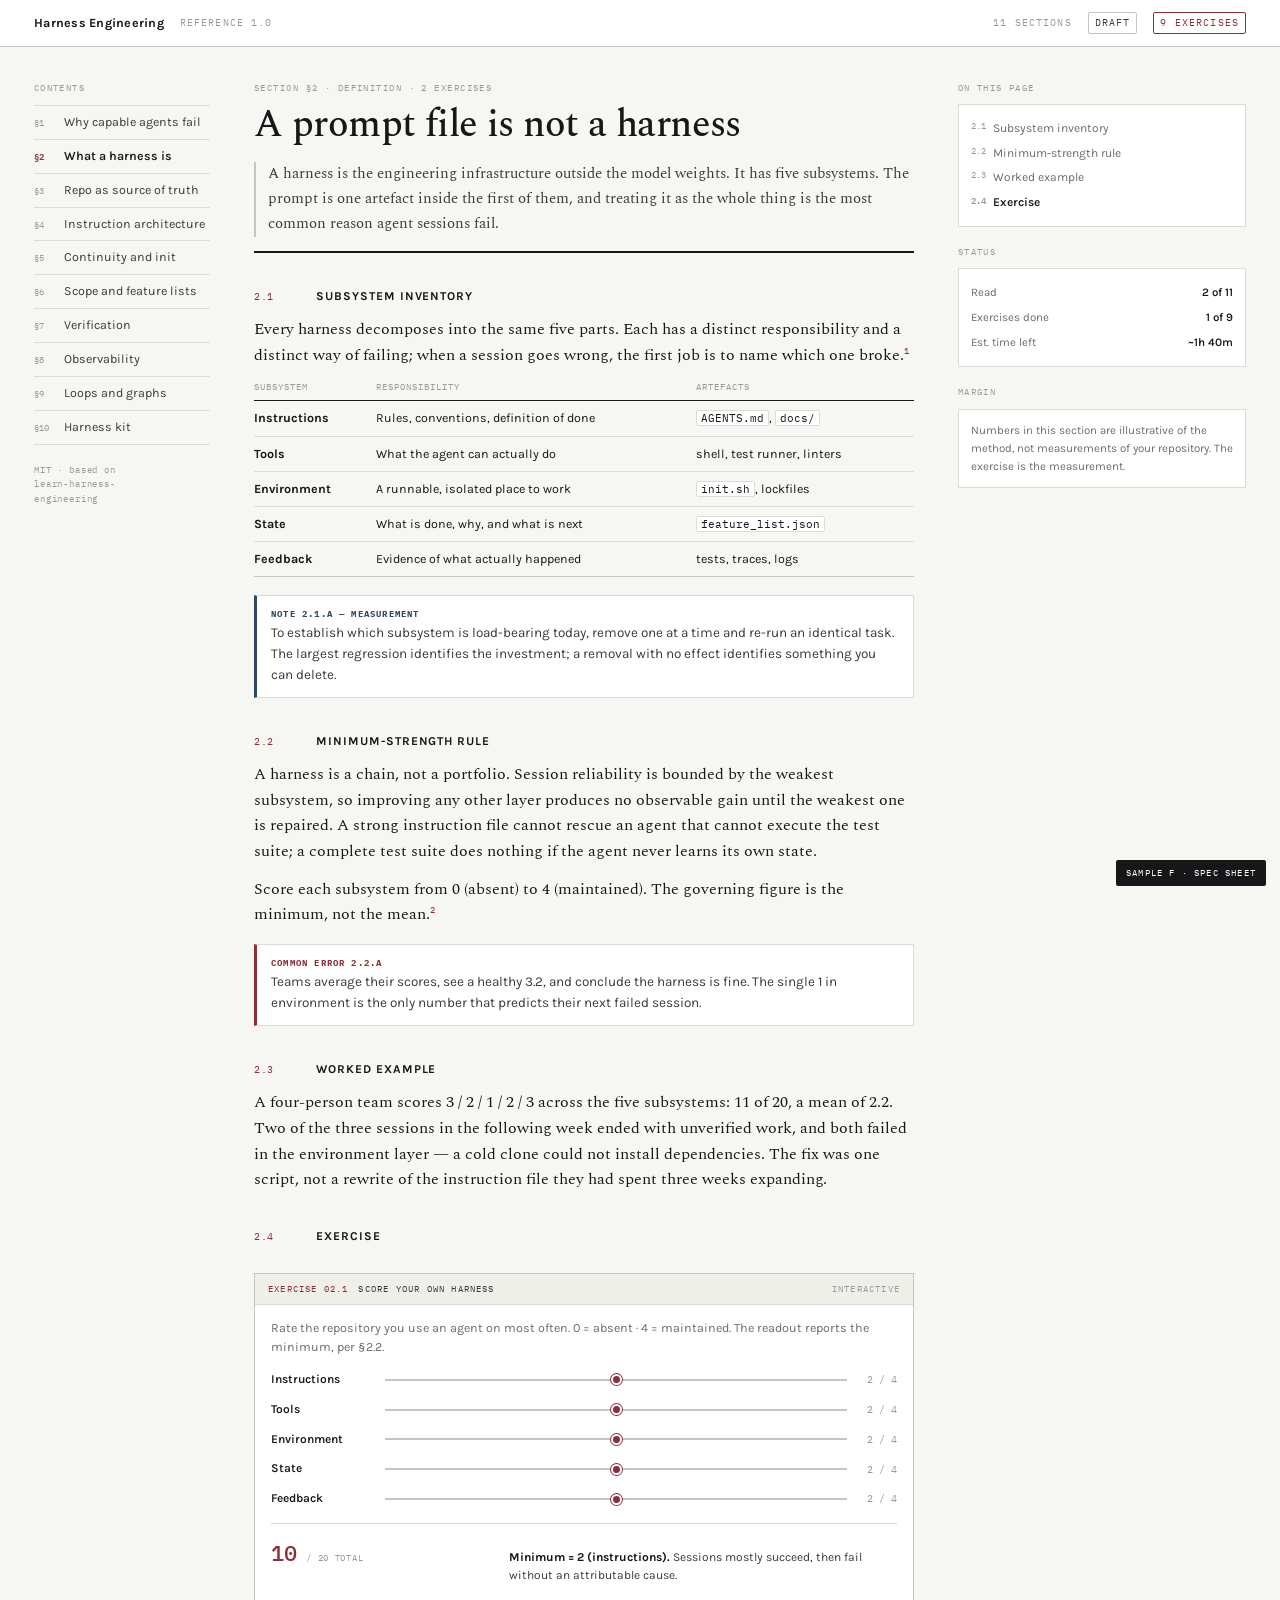
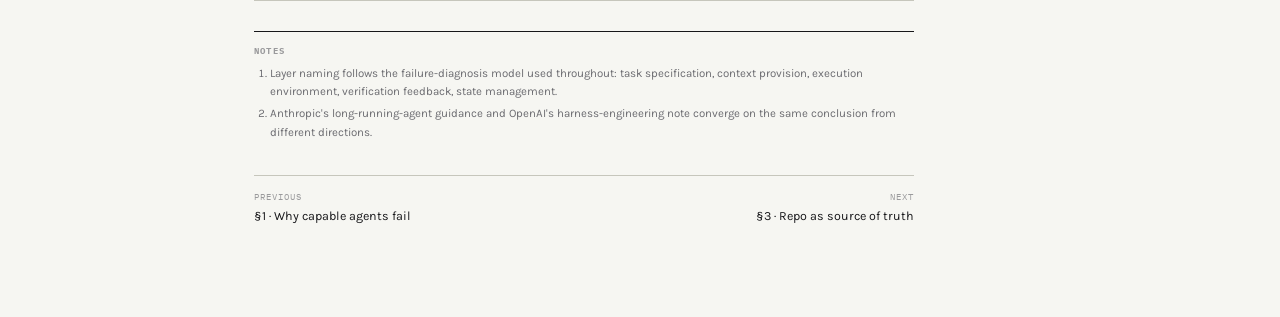
<file: samples/sample-f.html>
<!DOCTYPE html>
<html lang="en">
<head>
<meta charset="utf-8">
<meta name="viewport" content="width=device-width, initial-scale=1">
<title>Sample F — Spec sheet · Harness Engineering</title>
<link rel="preconnect" href="https://fonts.googleapis.com">
<link rel="preconnect" href="https://fonts.gstatic.com" crossorigin>
<link href="https://fonts.googleapis.com/css2?family=Spectral:ital,wght@0,300;0,400;0,500;0,600;1,400&family=Karla:wght@400;500;600;700&family=IBM+Plex+Mono:wght@400;500&display=swap" rel="stylesheet">
<style>
:root{
  --bg:#f6f6f2; --paper:#ffffff; --tint:#efefe9;
  --ink:#17171a; --ink-2:#3a3a3e; --dim:#6b6b70; --faint:#9a9a9c;
  --rule:#dcdcd4; --rule-2:#c6c6bc;
  --ox:#8c2f39; --ox-soft:#f6e8ea;
  --slate:#2c4a63; --slate-soft:#e7eef4;
  --serif:"Spectral",Georgia,serif;
  --sans:"Karla",-apple-system,sans-serif;
  --mono:"IBM Plex Mono",monospace;
}
*{box-sizing:border-box}
body{margin:0; background:var(--bg); color:var(--ink); font-family:var(--serif); font-size:15.5px; line-height:1.66; -webkit-font-smoothing:antialiased}
.badge{position:fixed; right:14px; bottom:14px; z-index:60; font-family:var(--mono); font-size:8.5px; letter-spacing:.14em; background:var(--ink); color:#fff; padding:6px 10px; border-radius:2px}

/* ---------- document head ---------- */
.doc-head{
  border-bottom:1px solid var(--rule-2); background:var(--paper);
  padding:0 clamp(16px,3vw,34px);
}
.doc-head .in{
  max-width:1320px; margin:0 auto; display:flex; align-items:center; gap:16px;
  padding:12px 0; font-family:var(--mono); font-size:9.5px; letter-spacing:.12em;
  text-transform:uppercase; color:var(--faint);
}
.doc-head .ttl{color:var(--ink); font-family:var(--sans); font-weight:700; font-size:12.5px; letter-spacing:.02em; text-transform:none}
.doc-head .spacer{flex:1}
.doc-head .tag{border:1px solid var(--rule-2); border-radius:2px; padding:2px 6px; color:var(--ink-2)}
.doc-head .tag.ox{color:var(--ox); border-color:var(--ox)}

/* ---------- three column shell ---------- */
.shell{
  max-width:1320px; margin:0 auto; display:grid; gap:0;
  grid-template-columns:minmax(0,1fr);
  padding:0 clamp(16px,3vw,34px);
}
/* side columns hidden until there is room for them */
.idx,.rail{display:none; font-family:var(--sans)}
@media(min-width:1080px){
  .shell{grid-template-columns:176px minmax(0,660px) minmax(0,1fr); column-gap:44px}
  .idx,.rail{display:block}
}

/* left index */
.idx{padding:34px 0 60px; position:sticky; top:0; align-self:start; max-height:100vh; overflow:auto}
.idx h4{font-family:var(--mono); font-size:8.5px; letter-spacing:.16em; text-transform:uppercase; color:var(--faint); margin:0 0 10px; font-weight:400}
.idx ol{list-style:none; margin:0; padding:0; border-top:1px solid var(--rule)}
.idx li{border-bottom:1px solid var(--rule)}
.idx a{
  display:grid; grid-template-columns:22px minmax(0,1fr); gap:8px; align-items:baseline;
  padding:8px 0; text-decoration:none; color:var(--ink-2); font-size:12.5px; line-height:1.35;
  transition:color .15s;
}
.idx a:hover{color:var(--ox)}
.idx a .n{font-family:var(--mono); font-size:9px; color:var(--faint)}
.idx li.on a{color:var(--ink); font-weight:600}
.idx li.on a .n{color:var(--ox)}
.idx .foot{margin-top:18px; font-family:var(--mono); font-size:8.5px; letter-spacing:.1em; color:var(--faint); line-height:1.7}

/* center column */
.doc{padding:34px 0 90px; min-width:0}
.sechead{border-bottom:2px solid var(--ink); padding-bottom:14px; margin-bottom:22px}
.sechead .meta{font-family:var(--mono); font-size:9px; letter-spacing:.16em; text-transform:uppercase; color:var(--ox); margin-bottom:8px}
.sechead .meta span{color:var(--faint)}
h1{
  font-family:var(--serif); font-weight:500; font-size:clamp(27px,3.4vw,38px);
  line-height:1.12; letter-spacing:-.015em; margin:0;
}
.abstract{
  font-size:15px; color:var(--ink-2); margin:16px 0 0; padding-left:12px;
  border-left:2px solid var(--rule-2);
}

h2{
  font-family:var(--sans); font-weight:700; font-size:12px; letter-spacing:.08em;
  text-transform:uppercase; color:var(--ink); margin:34px 0 10px;
  display:grid; grid-template-columns:52px minmax(0,1fr); gap:10px; align-items:baseline;
}
h2 .sn{font-family:var(--mono); font-size:10px; font-weight:400; letter-spacing:.06em; color:var(--ox)}
p{margin:0 0 12px}
p a{color:var(--ox); text-decoration:none; border-bottom:1px solid var(--ox-soft)}
code{font-family:var(--mono); font-size:.82em; background:var(--paper); border:1px solid var(--rule); padding:0 4px; border-radius:2px}
sup{font-family:var(--mono); font-size:8.5px; color:var(--ox); vertical-align:super; line-height:0}

/* table */
.tbl{width:100%; border-collapse:collapse; margin:12px 0 18px; font-family:var(--sans); font-size:12.5px}
.tbl th{
  font-family:var(--mono); font-size:8.5px; letter-spacing:.12em; text-transform:uppercase;
  color:var(--faint); font-weight:400; text-align:left; padding:0 10px 6px 0;
  border-bottom:1px solid var(--ink);
}
.tbl td{padding:8px 10px 8px 0; border-bottom:1px solid var(--rule); vertical-align:top; line-height:1.45}
.tbl tr:last-child td{border-bottom:1px solid var(--rule-2)}
.tbl td:first-child{font-weight:700; white-space:nowrap}
.tbl td code{font-size:10.5px}

/* note / callout as spec annotation */
.ann{
  background:var(--paper); border:1px solid var(--rule); border-left:3px solid var(--slate);
  padding:11px 14px; margin:16px 0; font-size:13.5px; color:var(--ink-2);
  font-family:var(--sans); line-height:1.55;
}
.ann b{font-family:var(--mono); font-size:8.5px; letter-spacing:.14em; text-transform:uppercase; color:var(--slate); display:block; margin-bottom:3px}
.ann.warn{border-left-color:var(--ox)}
.ann.warn b{color:var(--ox)}

/* exercise block */
.ex{margin:26px 0 0; border:1px solid var(--rule-2); background:var(--paper)}
.ex-head{
  display:flex; align-items:center; gap:10px; padding:8px 13px; border-bottom:1px solid var(--rule);
  background:var(--tint); font-family:var(--mono); font-size:8.5px; letter-spacing:.14em;
  text-transform:uppercase; color:var(--ink-2);
}
.ex-head .ox{color:var(--ox)}
.ex-head .spacer{flex:1}
.ex-head .live{color:var(--faint)}
.ex-body{padding:14px 16px 16px}
.ex-body .lead{font-family:var(--sans); font-size:12.5px; color:var(--dim); margin:0 0 12px; line-height:1.55}
.sc{display:grid; gap:10px}
.sc-item{display:grid; grid-template-columns:104px minmax(0,1fr) 40px; gap:10px; align-items:center; font-family:var(--sans)}
.sc-item label{font-size:12px; font-weight:600}
.sc-item em{font-style:normal; font-family:var(--mono); font-size:9.5px; color:var(--faint); text-align:right}
input[type=range]{-webkit-appearance:none; appearance:none; width:100%; height:14px; background:transparent; cursor:pointer; margin:0}
input[type=range]::-webkit-slider-runnable-track{height:2px; background:var(--rule-2)}
input[type=range]::-webkit-slider-thumb{-webkit-appearance:none; width:11px; height:11px; margin-top:-4.5px; border-radius:50%; background:var(--ox); border:2px solid var(--paper); box-shadow:0 0 0 1px var(--ox)}
input[type=range]::-moz-range-track{height:2px; background:var(--rule-2)}
input[type=range]::-moz-range-thumb{width:10px; height:10px; border-radius:50%; background:var(--ox); border:2px solid var(--paper)}
.readout{
  display:flex; align-items:baseline; gap:10px; margin-top:14px; padding-top:11px;
  border-top:1px solid var(--rule); font-family:var(--sans);
}
.readout .big{font-family:var(--mono); font-size:22px; font-weight:500; letter-spacing:-.02em; color:var(--ox)}
.readout .of{font-family:var(--mono); font-size:9px; color:var(--faint); letter-spacing:.08em}
.readout p{margin:0 0 0 auto; font-size:12px; line-height:1.45; color:var(--ink-2); max-width:62%}
.readout p b{color:var(--ink)}

/* footnotes */
.notes{margin-top:30px; padding-top:12px; border-top:1px solid var(--ink); font-family:var(--sans); font-size:11.5px; color:var(--dim); line-height:1.6}
.notes b{font-family:var(--mono); font-size:8.5px; letter-spacing:.14em; text-transform:uppercase; color:var(--faint); display:block; margin-bottom:6px}
.notes ol{margin:0; padding-left:16px}
.notes li{margin-bottom:4px}

/* right rail */
.rail{padding:34px 0 60px; position:sticky; top:0; align-self:start; max-height:100vh; overflow:auto}
.rail h4{font-family:var(--mono); font-size:8.5px; letter-spacing:.16em; text-transform:uppercase; color:var(--faint); margin:0 0 9px; font-weight:400}
.rail .box{border:1px solid var(--rule); background:var(--paper); padding:11px 12px; margin-bottom:18px}
.rail ul{list-style:none; margin:0; padding:0; font-size:12px}
.rail li{padding:4px 0; color:var(--dim); display:flex; gap:7px; line-height:1.4}
.rail li.on{color:var(--ink); font-weight:600}
.rail li i{font-style:normal; font-family:var(--mono); font-size:9px; color:var(--faint)}
.rail .kv{display:flex; justify-content:space-between; font-size:11.5px; padding:3px 0; color:var(--dim)}
.rail .kv b{color:var(--ink); font-weight:600}
.rail .note{font-size:11.5px; color:var(--dim); line-height:1.6; margin:0}

/* pager */
.pager{display:flex; justify-content:space-between; gap:14px; margin-top:34px; padding-top:14px; border-top:1px solid var(--rule-2); font-family:var(--sans); font-size:12.5px}
.pager a{color:var(--ink); text-decoration:none; display:flex; flex-direction:column; gap:2px}
.pager a:hover{color:var(--ox)}
.pager small{font-family:var(--mono); font-size:8.5px; letter-spacing:.12em; text-transform:uppercase; color:var(--faint)}
.pager a.next{text-align:right; align-items:flex-end}
</style>
</head>
<body>
<div class="badge">SAMPLE F · SPEC SHEET</div>

<div class="doc-head">
  <div class="in">
    <span class="ttl">Harness Engineering</span>
    <span>Reference 1.0</span>
    <span class="spacer"></span>
    <span>11 sections</span>
    <span class="tag">draft</span>
    <span class="tag ox">9 exercises</span>
  </div>
</div>

<div class="shell">

  <!-- ============ left index ============ -->
  <nav class="idx">
    <h4>Contents</h4>
    <ol>
      <li><a href="#"><span class="n">§1</span><span>Why capable agents fail</span></a></li>
      <li class="on"><a href="#"><span class="n">§2</span><span>What a harness is</span></a></li>
      <li><a href="#"><span class="n">§3</span><span>Repo as source of truth</span></a></li>
      <li><a href="#"><span class="n">§4</span><span>Instruction architecture</span></a></li>
      <li><a href="#"><span class="n">§5</span><span>Continuity and init</span></a></li>
      <li><a href="#"><span class="n">§6</span><span>Scope and feature lists</span></a></li>
      <li><a href="#"><span class="n">§7</span><span>Verification</span></a></li>
      <li><a href="#"><span class="n">§8</span><span>Observability</span></a></li>
      <li><a href="#"><span class="n">§9</span><span>Loops and graphs</span></a></li>
      <li><a href="#"><span class="n">§10</span><span>Harness kit</span></a></li>
    </ol>
    <div class="foot">MIT · based on<br>learn-harness-<br>engineering</div>
  </nav>

  <!-- ============ centre ============ -->
  <main class="doc">
    <div class="sechead">
      <div class="meta"><span>Section §2 · Definition · 2 exercises</span></div>
      <h1>A prompt file is not a harness</h1>
      <p class="abstract">A harness is the engineering infrastructure outside the model weights. It has five subsystems. The prompt is one artefact inside the first of them, and treating it as the whole thing is the most common reason agent sessions fail.</p>
    </div>

    <h2><span class="sn">2.1</span>Subsystem inventory</h2>
    <p>Every harness decomposes into the same five parts. Each has a distinct responsibility and a distinct way of failing; when a session goes wrong, the first job is to name which one broke.<sup>1</sup></p>

    <table class="tbl">
      <thead><tr><th>Subsystem</th><th>Responsibility</th><th>Artefacts</th></tr></thead>
      <tbody>
        <tr><td>Instructions</td><td>Rules, conventions, definition of done</td><td><code>AGENTS.md</code>, <code>docs/</code></td></tr>
        <tr><td>Tools</td><td>What the agent can actually do</td><td>shell, test runner, linters</td></tr>
        <tr><td>Environment</td><td>A runnable, isolated place to work</td><td><code>init.sh</code>, lockfiles</td></tr>
        <tr><td>State</td><td>What is done, why, and what is next</td><td><code>feature_list.json</code></td></tr>
        <tr><td>Feedback</td><td>Evidence of what actually happened</td><td>tests, traces, logs</td></tr>
      </tbody>
    </table>

    <div class="ann">
      <b>Note 2.1.a — measurement</b>
      To establish which subsystem is load-bearing today, remove one at a time and re-run an identical task. The largest regression identifies the investment; a removal with no effect identifies something you can delete.
    </div>

    <h2><span class="sn">2.2</span>Minimum-strength rule</h2>
    <p>A harness is a chain, not a portfolio. Session reliability is bounded by the weakest subsystem, so improving any other layer produces no observable gain until the weakest one is repaired. A strong instruction file cannot rescue an agent that cannot execute the test suite; a complete test suite does nothing if the agent never learns its own state.</p>
    <p>Score each subsystem from 0 (absent) to 4 (maintained). The governing figure is the minimum, not the mean.<sup>2</sup></p>

    <div class="ann warn">
      <b>Common error 2.2.a</b>
      Teams average their scores, see a healthy 3.2, and conclude the harness is fine. The single 1 in environment is the only number that predicts their next failed session.
    </div>

    <h2><span class="sn">2.3</span>Worked example</h2>
    <p>A four-person team scores 3 / 2 / 1 / 2 / 3 across the five subsystems: 11 of 20, a mean of 2.2. Two of the three sessions in the following week ended with unverified work, and both failed in the environment layer — a cold clone could not install dependencies. The fix was one script, not a rewrite of the instruction file they had spent three weeks expanding.</p>

    <h2><span class="sn">2.4</span>Exercise</h2>
    <div class="ex">
      <div class="ex-head"><span class="ox">Exercise 02.1</span><span>score your own harness</span><span class="spacer"></span><span class="live">interactive</span></div>
      <div class="ex-body">
        <p class="lead">Rate the repository you use an agent on most often. 0 = absent · 4 = maintained. The readout reports the minimum, per §2.2.</p>
        <div class="sc" id="sc"></div>
        <div class="readout">
          <span class="big" id="big">10</span><span class="of">/ 20 TOTAL</span>
          <p id="vd"></p>
        </div>
      </div>
    </div>

    <div class="notes">
      <b>Notes</b>
      <ol>
        <li>Layer naming follows the failure-diagnosis model used throughout: task specification, context provision, execution environment, verification feedback, state management.</li>
        <li>Anthropic's long-running-agent guidance and OpenAI's harness-engineering note converge on the same conclusion from different directions.</li>
      </ol>
    </div>

    <div class="pager">
      <a href="#"><small>Previous</small>§1 · Why capable agents fail</a>
      <a href="#" class="next"><small>Next</small>§3 · Repo as source of truth</a>
    </div>
  </main>

  <!-- ============ right rail ============ -->
  <aside class="rail">
    <h4>On this page</h4>
    <div class="box">
      <ul>
        <li><i>2.1</i>Subsystem inventory</li>
        <li><i>2.2</i>Minimum-strength rule</li>
        <li><i>2.3</i>Worked example</li>
        <li class="on"><i>2.4</i>Exercise</li>
      </ul>
    </div>
    <h4>Status</h4>
    <div class="box">
      <div class="kv"><span>Read</span><b>2 of 11</b></div>
      <div class="kv"><span>Exercises done</span><b>1 of 9</b></div>
      <div class="kv"><span>Est. time left</span><b>~1h 40m</b></div>
    </div>
    <h4>Margin</h4>
    <div class="box">
      <p class="note">Numbers in this section are illustrative of the method, not measurements of your repository. The exercise is the measurement.</p>
    </div>
  </aside>

</div>

<script>
(function(){
  var SUBS=[
    {id:'i',n:'Instructions'},{id:'t',n:'Tools'},{id:'e',n:'Environment'},
    {id:'s',n:'State'},{id:'f',n:'Feedback'}
  ];
  var host=document.getElementById('sc');
  host.innerHTML=SUBS.map(function(s){
    return '<div class="sc-item"><label for="f-'+s.id+'">'+s.n+'</label>'+
      '<input type="range" id="f-'+s.id+'" min="0" max="4" step="1" value="2">'+
      '<em id="fv-'+s.id+'">2 / 4</em></div>';
  }).join('');
  function upd(){
    var tot=0,worst=null;
    SUBS.forEach(function(s){
      var v=+document.getElementById('f-'+s.id).value;
      tot+=v; document.getElementById('fv-'+s.id).textContent=v+' / 4';
      if(!worst||v<worst.v) worst={v:v,s:s};
    });
    document.getElementById('big').textContent=tot;
    var vd=document.getElementById('vd');
    if(tot===20) vd.innerHTML='<b>No subsystem below 4.</b> Proceed to the removal audit in Note 2.1.a.';
    else if(worst.v<=1) vd.innerHTML='<b>Minimum = '+worst.v+' ('+worst.s.n.toLowerCase()+').</b> This is your ceiling. Nothing else you add will show up in session quality.';
    else if(worst.v===2) vd.innerHTML='<b>Minimum = '+worst.v+' ('+worst.s.n.toLowerCase()+').</b> Sessions mostly succeed, then fail without an attributable cause.';
    else vd.innerHTML='<b>Minimum = '+worst.v+' ('+worst.s.n.toLowerCase()+').</b> Solid. The next marginal gain is in verification depth.';
  }
  host.addEventListener('input',upd); upd();
})();
</script>
</body>
</html>
</file>
<file: assets/style.css>
/* ============================================================
   Harness Engineering — Hands-On Tutorial
   Aesthetic: paper / ink. Warm cream, terracotta, sage, ink.
   ============================================================ */

:root {
  --bg: #f6f2ea;
  --bg-tint: #efe9dd;
  --surface: #fffdf8;
  --surface-2: #faf6ee;
  --ink: #1c1a17;
  --ink-2: #3d3831;
  --ink-dim: #6d665c;
  --ink-faint: #948c7f;
  --rule: rgba(28, 26, 23, 0.12);
  --rule-strong: rgba(28, 26, 23, 0.24);

  --terra: #c2410c;
  --terra-soft: #f3ded2;
  --sage: #5b7f3a;
  --sage-soft: #e6ecda;
  --slate: #2f4a5c;
  --slate-soft: #dde6ec;
  --gold: #a97c1f;
  --gold-soft: #f4e9cf;
  --danger: #a5281b;
  --danger-soft: #f6dfda;

  --font-display: "Instrument Serif", "Iowan Old Style", Georgia, serif;
  --font-body: "DM Sans", "Avenir Next", "Segoe UI", sans-serif;
  --font-mono: "JetBrains Mono", "SF Mono", ui-monospace, monospace;

  --r-sm: 6px;
  --r-md: 10px;
  --r-lg: 16px;
  --shadow-1: 0 1px 2px rgba(28, 26, 23, 0.05), 0 4px 14px rgba(28, 26, 23, 0.04);
  --shadow-2: 0 2px 4px rgba(28, 26, 23, 0.06), 0 14px 40px rgba(28, 26, 23, 0.08);
  --maxw: 820px;
}

* { box-sizing: border-box; }

html { scroll-behavior: smooth; }

body {
  margin: 0;
  background-color: var(--bg);
  background-image:
    radial-gradient(circle at 12% -5%, rgba(194, 65, 12, 0.07), transparent 45%),
    radial-gradient(circle at 92% 4%, rgba(47, 74, 92, 0.07), transparent 40%),
    linear-gradient(180deg, rgba(255, 253, 248, 0.7), transparent 380px);
  background-attachment: fixed;
  color: var(--ink);
  font-family: var(--font-body);
  font-size: 17px;
  line-height: 1.65;
  -webkit-font-smoothing: antialiased;
}

/* ---------- top bar ---------- */

.topbar {
  position: sticky;
  top: 0;
  z-index: 40;
  display: flex;
  align-items: center;
  gap: 18px;
  padding: 10px clamp(16px, 4vw, 32px);
  background: rgba(246, 242, 234, 0.86);
  backdrop-filter: blur(12px);
  border-bottom: 1px solid var(--rule);
}

.brand {
  display: flex;
  align-items: baseline;
  gap: 9px;
  font-family: var(--font-mono);
  font-size: 11.5px;
  letter-spacing: 0.14em;
  text-transform: uppercase;
  color: var(--ink-dim);
  white-space: nowrap;
}
.brand b {
  font-family: var(--font-display);
  font-size: 17px;
  letter-spacing: 0;
  text-transform: none;
  font-weight: 400;
  color: var(--ink);
}
.brand .dot {
  width: 7px; height: 7px; border-radius: 50%;
  background: var(--terra);
  display: inline-block;
}

.progress-rail {
  flex: 1;
  height: 4px;
  min-width: 40px;
  background: var(--rule);
  border-radius: 99px;
  overflow: hidden;
}
.progress-rail > i {
  display: block;
  height: 100%;
  width: 0%;
  background: linear-gradient(90deg, var(--terra), var(--gold));
  transition: width 0.5s cubic-bezier(.2,.8,.2,1);
}

.topbar-meta {
  font-family: var(--font-mono);
  font-size: 11px;
  letter-spacing: 0.08em;
  color: var(--ink-faint);
  white-space: nowrap;
  font-variant-numeric: tabular-nums;
}

/* ---------- shell ---------- */

.shell {
  display: grid;
  grid-template-columns: 232px minmax(0, 1fr);
  gap: 40px;
  max-width: 1240px;
  margin: 0 auto;
  padding: 34px clamp(16px, 4vw, 32px) 120px;
  align-items: start;
}

.sidenav {
  position: sticky;
  top: 62px;
  align-self: start;
}
.sidenav-title {
  font-family: var(--font-mono);
  font-size: 10.5px;
  letter-spacing: 0.16em;
  text-transform: uppercase;
  color: var(--ink-faint);
  margin: 0 0 12px 10px;
}
.sidenav ol { list-style: none; margin: 0; padding: 0; }
.sidenav a {
  display: grid;
  grid-template-columns: 22px minmax(0, 1fr);
  gap: 8px;
  align-items: baseline;
  padding: 7px 10px;
  border-radius: var(--r-sm);
  color: var(--ink-2);
  text-decoration: none;
  font-size: 13.5px;
  line-height: 1.35;
  border-left: 2px solid transparent;
  transition: background 0.15s, color 0.15s;
}
.sidenav a:hover { background: var(--bg-tint); color: var(--ink); }
.sidenav a .num {
  font-family: var(--font-mono);
  font-size: 10.5px;
  color: var(--ink-faint);
  font-variant-numeric: tabular-nums;
}
.sidenav a.active {
  background: var(--surface);
  border-left-color: var(--terra);
  color: var(--ink);
  box-shadow: var(--shadow-1);
}
.sidenav a.active .num { color: var(--terra); }
.sidenav a.done .num::after {
  content: "";
  display: block;
  width: 5px; height: 5px;
  border-radius: 50%;
  background: var(--sage);
  margin-top: 3px;
}

main { min-width: 0; }

/* ---------- chapters ---------- */

.chapter { display: none; animation: rise 0.42s cubic-bezier(.2,.8,.2,1) both; }
.chapter.active { display: block; }

@keyframes rise {
  from { opacity: 0; transform: translateY(14px); }
  to { opacity: 1; transform: none; }
}

.eyebrow {
  font-family: var(--font-mono);
  font-size: 11px;
  letter-spacing: 0.18em;
  text-transform: uppercase;
  color: var(--terra);
  margin: 0 0 14px;
  display: flex;
  align-items: center;
  gap: 9px;
}
.eyebrow::before {
  content: "";
  width: 18px; height: 1px;
  background: var(--terra);
}

h1 {
  font-family: var(--font-display);
  font-size: clamp(34px, 5.2vw, 52px);
  line-height: 1.08;
  font-weight: 400;
  letter-spacing: -0.01em;
  margin: 0 0 18px;
  max-width: 20ch;
}

h2 {
  font-family: var(--font-display);
  font-size: clamp(23px, 3vw, 28px);
  font-weight: 400;
  line-height: 1.2;
  margin: 44px 0 14px;
  padding-bottom: 8px;
  border-bottom: 1px solid var(--rule);
}

h3 {
  font-family: var(--font-body);
  font-size: 15px;
  font-weight: 600;
  letter-spacing: 0.01em;
  margin: 26px 0 8px;
}

p { margin: 0 0 15px; max-width: 68ch; }

.lede {
  font-size: 20px;
  line-height: 1.55;
  color: var(--ink-2);
  max-width: 60ch;
  margin-bottom: 24px;
}

a { color: var(--terra); text-decoration-thickness: 1px; text-underline-offset: 3px; }
a:hover { color: var(--danger); }

strong { font-weight: 600; }

ul, ol { max-width: 68ch; padding-left: 22px; margin: 0 0 16px; }
li { margin-bottom: 7px; }

code {
  font-family: var(--font-mono);
  font-size: 0.86em;
  background: var(--bg-tint);
  border: 1px solid var(--rule);
  border-radius: 4px;
  padding: 1px 5px;
  overflow-wrap: break-word;
}

pre {
  font-family: var(--font-mono);
  font-size: 12.5px;
  line-height: 1.6;
  background: #23201c;
  color: #ece5d8;
  border-radius: var(--r-md);
  padding: 16px 18px;
  overflow-x: auto;
  margin: 0 0 16px;
  tab-size: 2;
}
pre code { background: none; border: 0; padding: 0; color: inherit; font-size: inherit; }

.blockquote {
  margin: 22px 0;
  padding: 16px 20px;
  background: var(--surface);
  border-left: 3px solid var(--gold);
  border-radius: 0 var(--r-sm) var(--r-sm) 0;
  font-size: 17px;
  color: var(--ink-2);
}
.blockquote p:last-child { margin-bottom: 0; }

.callout {
  display: grid;
  grid-template-columns: auto minmax(0, 1fr);
  gap: 14px;
  margin: 22px 0;
  padding: 15px 18px;
  background: var(--surface-2);
  border: 1px solid var(--rule);
  border-radius: var(--r-md);
}
.callout .tag {
  font-family: var(--font-mono);
  font-size: 9.5px;
  letter-spacing: 0.12em;
  text-transform: uppercase;
  color: var(--terra);
  border: 1px solid var(--terra);
  border-radius: 99px;
  padding: 2px 8px;
  align-self: start;
  margin-top: 3px;
  white-space: nowrap;
}
.callout p:last-child { margin-bottom: 0; }
.callout.warn { background: var(--danger-soft); border-color: rgba(165, 40, 27, 0.2); }
.callout.warn .tag { color: var(--danger); border-color: var(--danger); }

/* ---------- tables ---------- */

.table-wrap { overflow-x: auto; margin: 0 0 20px; border: 1px solid var(--rule); border-radius: var(--r-md); background: var(--surface); }
table { width: 100%; border-collapse: collapse; font-size: 13.5px; }
th, td { text-align: left; padding: 10px 14px; border-bottom: 1px solid var(--rule); vertical-align: top; }
th {
  font-family: var(--font-mono);
  font-size: 10.5px;
  letter-spacing: 0.1em;
  text-transform: uppercase;
  color: var(--ink-dim);
  background: var(--surface-2);
  font-weight: 500;
  white-space: nowrap;
}
tbody tr:last-child td { border-bottom: 0; }
tbody tr:hover { background: rgba(194, 65, 12, 0.03); }
td.num { font-family: var(--font-mono); font-variant-numeric: tabular-nums; text-align: right; }

/* ---------- lab shell ---------- */

.lab {
  margin: 30px 0 34px;
  background: var(--surface);
  border: 1px solid var(--rule-strong);
  border-radius: var(--r-lg);
  box-shadow: var(--shadow-2);
  overflow: hidden;
}
.lab-head {
  display: flex;
  align-items: center;
  justify-content: space-between;
  gap: 12px;
  padding: 12px 18px;
  background: var(--ink);
  color: #f3eee4;
}
.lab-head .lab-label {
  font-family: var(--font-mono);
  font-size: 10.5px;
  letter-spacing: 0.16em;
  text-transform: uppercase;
}
.lab-head .lab-label span { color: #e0a07d; }
.lab-body { padding: 20px 18px 22px; }
.lab-body > p:first-child { margin-top: 0; }
.lab-status {
  font-family: var(--font-mono);
  font-size: 10px;
  letter-spacing: 0.1em;
  text-transform: uppercase;
  color: var(--ink-faint);
  white-space: nowrap;
}
.lab-status.ok { color: var(--sage); }

/* ---------- buttons ---------- */

.btn {
  font-family: var(--font-body);
  font-size: 13.5px;
  font-weight: 500;
  padding: 8px 15px;
  border-radius: var(--r-sm);
  border: 1px solid var(--rule-strong);
  background: var(--surface);
  color: var(--ink);
  cursor: pointer;
  transition: transform 0.08s, background 0.15s, border-color 0.15s, color 0.15s;
  white-space: nowrap;
}
.btn:hover { background: var(--bg-tint); }
.btn:active { transform: translateY(1px); }
.btn.primary {
  background: var(--terra);
  border-color: var(--terra);
  color: #fff8f2;
}
.btn.primary:hover { background: #a8370a; }
.btn.ghost { background: transparent; }
.btn.small { font-size: 12px; padding: 5px 11px; }
.btn:disabled { opacity: 0.45; cursor: not-allowed; }
.btn-row { display: flex; flex-wrap: wrap; gap: 8px; margin-top: 16px; }

/* ---------- chips / option grid ---------- */

.chips { display: flex; flex-wrap: wrap; gap: 8px; margin-bottom: 16px; }
.chip {
  font-family: var(--font-mono);
  font-size: 11.5px;
  padding: 7px 12px;
  border-radius: 99px;
  border: 1px solid var(--rule-strong);
  background: var(--surface-2);
  color: var(--ink-2);
  cursor: pointer;
  transition: all 0.15s;
  text-align: left;
}
.chip:hover { border-color: var(--terra); color: var(--terra); }
.chip.on {
  background: var(--ink);
  border-color: var(--ink);
  color: #f3eee4;
}

/* ---------- range inputs ---------- */

.field { margin-bottom: 16px; }
.field-head {
  display: flex;
  align-items: baseline;
  justify-content: space-between;
  gap: 10px;
  margin-bottom: 4px;
}
.field label {
  font-family: var(--font-mono);
  font-size: 11px;
  letter-spacing: 0.08em;
  text-transform: uppercase;
  color: var(--ink-dim);
}
.field .val {
  font-family: var(--font-mono);
  font-size: 12.5px;
  font-variant-numeric: tabular-nums;
  color: var(--ink);
  background: var(--bg-tint);
  padding: 1px 7px;
  border-radius: 4px;
}

input[type="range"] {
  -webkit-appearance: none;
  appearance: none;
  width: 100%;
  height: 22px;
  background: transparent;
  cursor: pointer;
  margin: 0;
}
input[type="range"]::-webkit-slider-runnable-track {
  height: 4px;
  background: var(--rule-strong);
  border-radius: 99px;
}
input[type="range"]::-webkit-slider-thumb {
  -webkit-appearance: none;
  width: 16px; height: 16px;
  margin-top: -6px;
  border-radius: 50%;
  background: var(--terra);
  border: 2px solid var(--surface);
  box-shadow: 0 1px 4px rgba(0,0,0,0.2);
}
input[type="range"]::-moz-range-track { height: 4px; background: var(--rule-strong); border-radius: 99px; }
input[type="range"]::-moz-range-thumb {
  width: 14px; height: 14px; border-radius: 50%;
  background: var(--terra); border: 2px solid var(--surface);
}

input[type="text"], input[type="number"], select, textarea {
  font-family: var(--font-mono);
  font-size: 12.5px;
  width: 100%;
  padding: 7px 10px;
  border: 1px solid var(--rule-strong);
  border-radius: var(--r-sm);
  background: var(--surface-2);
  color: var(--ink);
}
input:focus, select:focus, textarea:focus {
  outline: 2px solid rgba(194, 65, 12, 0.35);
  outline-offset: 1px;
  border-color: var(--terra);
}
textarea { line-height: 1.6; resize: vertical; }

.grid-2 { display: grid; grid-template-columns: repeat(auto-fit, minmax(220px, 1fr)); gap: 14px; }
.grid-3 { display: grid; grid-template-columns: repeat(auto-fit, minmax(180px, 1fr)); gap: 12px; }

/* ---------- meters / bars ---------- */

.meter {
  display: grid;
  grid-template-columns: 130px minmax(0, 1fr) 46px;
  gap: 10px;
  align-items: center;
  margin-bottom: 10px;
  font-size: 13px;
}
.meter .m-label { color: var(--ink-2); }
.meter .m-track { height: 9px; background: var(--bg-tint); border-radius: 99px; overflow: hidden; border: 1px solid var(--rule); }
.meter .m-fill {
  height: 100%;
  width: 0%;
  border-radius: 99px;
  transition: width 0.35s cubic-bezier(.2,.8,.2,1), background 0.35s;
}
.meter .m-val {
  font-family: var(--font-mono);
  font-size: 11.5px;
  font-variant-numeric: tabular-nums;
  text-align: right;
  color: var(--ink-dim);
}

.score-line {
  display: flex;
  align-items: baseline;
  gap: 10px;
  margin: 18px 0 6px;
  padding-top: 14px;
  border-top: 1px solid var(--rule);
}
.score-line .big {
  font-family: var(--font-display);
  font-size: 38px;
  line-height: 1;
}
.score-line .of { font-family: var(--font-mono); font-size: 12px; color: var(--ink-faint); }
.score-line .verdict { margin-left: auto; font-size: 13px; color: var(--ink-dim); text-align: right; max-width: 60%; }

/* ---------- diagnosis panel ---------- */

.diag {
  margin-top: 4px;
  border-top: 1px dashed var(--rule-strong);
  padding-top: 16px;
  min-height: 120px;
}
.diag:empty { display: none; }
.diag h4 {
  font-family: var(--font-display);
  font-size: 21px;
  font-weight: 400;
  margin: 0 0 4px;
}
.diag .layer {
  font-family: var(--font-mono);
  font-size: 10.5px;
  letter-spacing: 0.1em;
  text-transform: uppercase;
  color: var(--terra);
  margin-bottom: 10px;
}
.diag .fix {
  background: var(--sage-soft);
  border-radius: var(--r-sm);
  padding: 11px 14px;
  font-size: 14.5px;
  margin-top: 12px;
}
.diag .fix b { color: #3f5c26; }

/* ---------- checklists ---------- */

.checklist { display: grid; gap: 8px; margin: 4px 0 0; }
.check-item {
  display: grid;
  grid-template-columns: 22px minmax(0, 1fr) auto;
  gap: 12px;
  align-items: start;
  padding: 11px 14px;
  border: 1px solid var(--rule);
  border-radius: var(--r-sm);
  background: var(--surface-2);
  transition: border-color 0.15s, background 0.15s;
  cursor: pointer;
}
.check-item:hover { border-color: var(--rule-strong); }
.check-item.yes { background: var(--sage-soft); border-color: rgba(91, 127, 58, 0.35); }
.check-item.no { background: var(--danger-soft); border-color: rgba(165, 40, 27, 0.25); }
.check-box {
  width: 18px; height: 18px;
  border: 1.5px solid var(--rule-strong);
  border-radius: 4px;
  background: var(--surface);
  margin-top: 2px;
  display: grid;
  place-items: center;
  font-size: 11px;
  color: transparent;
  font-family: var(--font-mono);
}
.check-item.yes .check-box { background: var(--sage); border-color: var(--sage); color: #fff; }
.check-item.no .check-box { background: var(--danger); border-color: var(--danger); color: #fff; }
.check-text { font-size: 14.5px; line-height: 1.45; }
.check-text small { display: block; color: var(--ink-dim); font-size: 12.5px; margin-top: 2px; }
.check-cycles {
  font-family: var(--font-mono);
  font-size: 10px;
  color: var(--ink-faint);
  letter-spacing: 0.08em;
  text-transform: uppercase;
  white-space: nowrap;
  padding-top: 3px;
}

/* ---------- feature table editor ---------- */

.feat-editor { width: 100%; border-collapse: collapse; font-size: 12.5px; }
.feat-editor th { font-size: 9.5px; }
.feat-editor td { padding: 6px 6px; border-bottom: 1px solid var(--rule); }
.feat-editor input, .feat-editor select { font-size: 12px; padding: 5px 7px; }
.feat-editor .rm {
  background: none; border: 0; color: var(--ink-faint);
  cursor: pointer; font-size: 15px; padding: 2px 4px; line-height: 1;
}
.feat-editor .rm:hover { color: var(--danger); }

/* ---------- log / console ---------- */

.console {
  font-family: var(--font-mono);
  font-size: 12px;
  line-height: 1.75;
  background: #23201c;
  color: #d9d2c4;
  border-radius: var(--r-sm);
  padding: 13px 15px;
  min-height: 130px;
  max-height: 260px;
  overflow-y: auto;
  margin: 0;
}
.console .ln { display: block; white-space: pre-wrap; overflow-wrap: break-word; }
.console .ok { color: #a9c98a; }
.console .bad { color: #e79b8c; }
.console .warn { color: #e3c07a; }
.console .dim { color: #8d8578; }
.console .hl { color: #f3eee4; }

/* ---------- verdict badge ---------- */

.verdict-box {
  display: grid;
  grid-template-columns: auto minmax(0, 1fr);
  gap: 14px;
  align-items: center;
  margin-top: 16px;
  padding: 14px 16px;
  border-radius: var(--r-md);
  border: 1px solid var(--rule);
  background: var(--surface-2);
}
.verdict-box .stamp {
  font-family: var(--font-mono);
  font-size: 10px;
  letter-spacing: 0.12em;
  text-transform: uppercase;
  padding: 6px 10px;
  border-radius: 4px;
  border: 1.5px solid currentColor;
  transform: rotate(-2deg);
  white-space: nowrap;
}
.verdict-box.pass { background: var(--sage-soft); border-color: rgba(91,127,58,0.35); color: #3f5c26; }
.verdict-box.fail { background: var(--danger-soft); border-color: rgba(165,40,27,0.3); color: var(--danger); }
.verdict-box.pending { color: var(--ink-dim); }
.verdict-box p { margin: 0; font-size: 14.5px; }

/* ---------- timeline (session sim) ---------- */

.sim-grid { display: grid; grid-template-columns: repeat(auto-fit, minmax(250px, 1fr)); gap: 16px; }
.sim-col {
  border: 1px solid var(--rule);
  border-radius: var(--r-md);
  background: var(--surface-2);
  padding: 14px;
}
.sim-col h5 {
  font-family: var(--font-mono);
  font-size: 10.5px;
  letter-spacing: 0.12em;
  text-transform: uppercase;
  margin: 0 0 10px;
  color: var(--ink-dim);
}
.sim-col.bare h5 { color: var(--danger); }
.sim-col.harnessed h5 { color: var(--sage); }
.sim-bar {
  height: 8px;
  background: var(--bg-tint);
  border: 1px solid var(--rule);
  border-radius: 99px;
  overflow: hidden;
  margin-bottom: 10px;
}
.sim-bar > i {
  display: block; height: 100%; width: 0%;
  background: var(--ink-faint);
  transition: width 0.45s ease;
}
.sim-col.harnessed .sim-bar > i { background: var(--sage); }
.sim-log {
  font-family: var(--font-mono);
  font-size: 11px;
  line-height: 1.65;
  min-height: 132px;
  color: var(--ink-2);
}
.sim-log div { opacity: 0; animation: fadein 0.3s forwards; }
.sim-log .waste { color: var(--danger); }
.sim-log .good { color: var(--sage); }
.sim-log .head { color: var(--ink-faint); }
@keyframes fadein { to { opacity: 1; } }
.sim-totals {
  margin-top: 10px;
  padding-top: 9px;
  border-top: 1px solid var(--rule);
  font-family: var(--font-mono);
  font-size: 11.5px;
  display: flex;
  justify-content: space-between;
  gap: 8px;
  color: var(--ink-dim);
}
.sim-totals b { color: var(--ink); }

/* ---------- svg bits ---------- */

.svg-wrap { background: var(--surface-2); border: 1px solid var(--rule); border-radius: var(--r-md); padding: 10px; }
.svg-wrap svg { display: block; width: 100%; height: auto; }

/* ---------- graph stepper ---------- */

.steps-nav { display: flex; flex-wrap: wrap; gap: 6px; margin-bottom: 14px; }
.step-pill {
  font-family: var(--font-mono);
  font-size: 10.5px;
  letter-spacing: 0.06em;
  padding: 5px 10px;
  border-radius: 99px;
  border: 1px solid var(--rule-strong);
  background: var(--surface-2);
  color: var(--ink-dim);
  cursor: pointer;
}
.step-pill.on { background: var(--ink); color: #f3eee4; border-color: var(--ink); }
.step-caption { font-size: 14px; color: var(--ink-2); margin: 12px 0 0; min-height: 44px; }
.step-caption b { color: var(--ink); }

/* ---------- kit generator ---------- */

.kit-tabs { display: flex; flex-wrap: wrap; gap: 6px; margin: 16px 0 10px; }
.kit-tab {
  font-family: var(--font-mono);
  font-size: 11px;
  padding: 6px 11px;
  border: 1px solid var(--rule-strong);
  border-radius: 4px 4px 0 0;
  background: var(--surface-2);
  color: var(--ink-dim);
  cursor: pointer;
}
.kit-tab.on { background: #23201c; color: #ece5d8; border-color: #23201c; }
.kit-out {
  font-family: var(--font-mono);
  font-size: 12px;
  line-height: 1.62;
  background: #23201c;
  color: #e3dccd;
  border-radius: 0 var(--r-sm) var(--r-sm) var(--r-sm);
  padding: 15px 17px;
  margin: 0;
  max-height: 400px;
  overflow: auto;
  white-space: pre;
}

/* ---------- landing extras ---------- */

.hero-grid {
  display: grid;
  grid-template-columns: repeat(auto-fit, minmax(160px, 1fr));
  gap: 12px;
  margin: 28px 0 6px;
}
.stat {
  background: var(--surface);
  border: 1px solid var(--rule);
  border-radius: var(--r-md);
  padding: 14px 16px;
  box-shadow: var(--shadow-1);
}
.stat .n {
  font-family: var(--font-display);
  font-size: 30px;
  line-height: 1;
  display: block;
  margin-bottom: 3px;
}
.stat .k {
  font-family: var(--font-mono);
  font-size: 10px;
  letter-spacing: 0.1em;
  text-transform: uppercase;
  color: var(--ink-faint);
}

.path-list { display: grid; gap: 10px; margin: 22px 0; }
.path-item {
  display: grid;
  grid-template-columns: auto minmax(0, 1fr) auto;
  gap: 14px;
  align-items: center;
  padding: 13px 16px;
  background: var(--surface);
  border: 1px solid var(--rule);
  border-radius: var(--r-md);
  text-decoration: none;
  color: var(--ink);
  transition: border-color 0.15s, transform 0.15s, box-shadow 0.15s;
}
.path-item:hover { border-color: var(--terra); transform: translateX(2px); box-shadow: var(--shadow-1); }
.path-item .pi-n {
  font-family: var(--font-mono);
  font-size: 11px;
  color: var(--terra);
}
.path-item .pi-t { font-weight: 500; font-size: 15px; }
.path-item .pi-d { display: block; font-size: 13px; color: var(--ink-dim); margin-top: 1px; }
.path-item .pi-go { color: var(--ink-faint); font-family: var(--font-mono); font-size: 14px; }

/* ---------- chapter footer nav ---------- */

.chapter-nav {
  display: flex;
  align-items: center;
  justify-content: space-between;
  gap: 14px;
  margin-top: 46px;
  padding-top: 20px;
  border-top: 1px solid var(--rule);
}
.chapter-nav .hint { font-family: var(--font-mono); font-size: 10.5px; letter-spacing: 0.1em; text-transform: uppercase; color: var(--ink-faint); }

/* ---------- misc ---------- */

.small { font-size: 13px; color: var(--ink-dim); }
.mono { font-family: var(--font-mono); font-size: 0.92em; }
.mt0 { margin-top: 0; }
.mb0 { margin-bottom: 0; }
.hr { height: 1px; background: var(--rule); margin: 28px 0; border: 0; }

.kbd {
  font-family: var(--font-mono);
  font-size: 11px;
  border: 1px solid var(--rule-strong);
  border-bottom-width: 2px;
  border-radius: 4px;
  padding: 1px 6px;
  background: var(--surface);
}

footer.site-foot {
  max-width: 1240px;
  margin: 0 auto;
  padding: 0 clamp(16px, 4vw, 32px) 60px;
  font-size: 13px;
  color: var(--ink-faint);
  border-top: 1px solid var(--rule);
  padding-top: 22px;
}
footer.site-foot a { color: var(--ink-dim); }

/* ---------- responsive ---------- */

@media (max-width: 900px) {
  .shell { grid-template-columns: minmax(0, 1fr); gap: 20px; padding-top: 20px; }
  .sidenav {
    position: static;
    border: 1px solid var(--rule);
    border-radius: var(--r-md);
    background: var(--surface);
    padding: 10px;
    max-height: 168px;
    overflow-y: auto;
  }
  .sidenav-title { display: none; }
  .sidenav ol { display: grid; grid-template-columns: repeat(auto-fill, minmax(190px, 1fr)); gap: 2px; }
  .sidenav a { font-size: 12.5px; }
  .topbar { gap: 10px; }
  .brand b { font-size: 15px; }
  .meter { grid-template-columns: 100px minmax(0, 1fr) 42px; font-size: 12.5px; }
}

@media (max-width: 560px) {
  body { font-size: 16px; }
  .topbar-meta { display: none; }
  .lab-body { padding: 16px 13px 18px; }
  .verdict-box { grid-template-columns: minmax(0,1fr); }
  .score-line { flex-wrap: wrap; }
  .score-line .verdict { margin-left: 0; max-width: 100%; text-align: left; }
}

@media (prefers-reduced-motion: reduce) {
  *, *::before, *::after { animation-duration: 0.001s !important; transition-duration: 0.001s !important; }
  html { scroll-behavior: auto; }
}
</file>
<file: themes/blueprint.css>
/* ===== THEME: Blueprint — technical drawing, deep blue grid, amber ===== */
@import url('https://fonts.googleapis.com/css2?family=Space+Grotesk:wght@400;500;600;700&family=IBM+Plex+Sans:wght@300;400;500;600&family=IBM+Plex+Mono:wght@400;500&display=swap');

:root{
  --bg:#0a1b2b; --bg-tint:#0f2438; --surface:#0c2033; --surface-2:#0e2438;
  --ink:#e8f1f9; --ink-2:#c3d7e6; --ink-dim:#8fadc4; --ink-faint:#6d8ba3;
  --rule:rgba(232,241,249,.14); --rule-strong:rgba(232,241,249,.34);
  --terra:#ffb703; --terra-soft:rgba(255,183,3,.14);
  --sage:#7ee0a8; --sage-soft:rgba(126,224,168,.13);
  --slate:#9ecbff; --slate-soft:rgba(158,203,255,.13);
  --gold:#ffb703; --gold-soft:rgba(255,183,3,.13);
  --danger:#ff8a7a; --danger-soft:rgba(255,138,122,.13);
  --font-display:"Space Grotesk",Helvetica,Arial,sans-serif;
  --font-body:"IBM Plex Sans",Helvetica,Arial,sans-serif;
  --font-mono:"IBM Plex Mono",monospace;
  --r-sm:0; --r-md:2px; --r-lg:3px; --shadow-1:none; --shadow-2:none;
}
body{
  background-color:var(--bg);
  background-image:
    linear-gradient(rgba(232,241,249,.06) 1px, transparent 1px),
    linear-gradient(90deg, rgba(232,241,249,.06) 1px, transparent 1px),
    linear-gradient(rgba(232,241,249,.028) 1px, transparent 1px),
    linear-gradient(90deg, rgba(232,241,249,.028) 1px, transparent 1px);
  background-size:120px 120px, 120px 120px, 24px 24px, 24px 24px;
  font-size:16.5px; line-height:1.66;
}
.topbar{background:rgba(10,27,43,.94); border-bottom:1px solid var(--rule-strong); backdrop-filter:blur(8px);}
.brand b{font-family:var(--font-display); font-weight:600; letter-spacing:-.01em;}
.brand .dot{background:var(--gold);}
.progress-rail{background:rgba(232,241,249,.12);}
.progress-rail>i{background:var(--gold);}

h1{font-size:clamp(34px,5.4vw,60px); font-weight:600; line-height:1.04; letter-spacing:-.025em; max-width:22ch;}
h2{font-family:var(--font-mono); font-size:12.5px; font-weight:500; text-transform:uppercase; letter-spacing:.18em; color:var(--slate); border-bottom:1px solid var(--rule-strong); padding-bottom:9px;}
h3{font-family:var(--font-mono); font-size:11.5px; text-transform:uppercase; letter-spacing:.12em; color:var(--gold); font-weight:500;}
.eyebrow{color:var(--gold); letter-spacing:.2em;}
.eyebrow::before{background:var(--gold);}
.lede{font-size:19.5px; line-height:1.6; color:var(--ink-2); font-weight:300;}

.lab{border:1px dashed var(--rule-strong); background:rgba(12,32,51,.82); border-radius:3px;}
.lab-head{background:rgba(158,203,255,.06); border-bottom:1px dashed var(--rule-strong); color:var(--slate);}
.lab-head .lab-label span{color:var(--gold);}
.lab-status{color:var(--ink-faint);}
.lab-status.ok{color:var(--sage);}

.btn{background:transparent; border:1px solid var(--rule-strong); color:var(--ink); font-family:var(--font-mono); font-size:11px; text-transform:uppercase; letter-spacing:.09em; border-radius:0;}
.btn:hover{background:rgba(158,203,255,.12); border-color:var(--slate); color:var(--slate);}
.btn.primary{background:var(--gold); border-color:var(--gold); color:#0a1b2b; font-weight:500;}
.btn.primary:hover{background:#ffc94d; border-color:#ffc94d;}
.chip{background:transparent; border-color:var(--rule-strong); color:var(--ink-dim); font-size:11px; border-radius:0;}
.chip:hover{border-color:var(--slate); color:var(--slate);}
.chip.on{background:var(--slate); border-color:var(--slate); color:#0a1b2b;}

.sidenav a{color:var(--ink-dim); border-radius:0;}
.sidenav a:hover{background:rgba(158,203,255,.08); color:var(--ink);}
.sidenav a.active{background:rgba(158,203,255,.12); border-left-color:var(--gold); color:var(--ink); box-shadow:none;}
.sidenav a.active .num{color:var(--gold);}

.table-wrap{background:rgba(12,32,51,.75); border:1px solid var(--rule-strong); border-radius:2px;}
th{background:rgba(158,203,255,.09); color:var(--slate); border-bottom:1px solid var(--rule-strong);}
td{border-bottom:1px solid var(--rule);}
tbody tr:hover{background:rgba(158,203,255,.06);}

code{background:rgba(158,203,255,.12); border-color:rgba(158,203,255,.3); color:#cfe6ff; border-radius:2px;}
pre,.console,.kit-out{background:#071522; color:#d9e9f7; border:1px solid var(--rule); border-radius:2px;}
.callout{background:rgba(158,203,255,.06); border:1px dashed var(--rule-strong); border-radius:2px;}
.callout .tag{color:var(--gold); border-color:var(--gold); border-radius:0;}
.callout.warn{background:rgba(255,138,122,.08); border-color:rgba(255,138,122,.35);}
.callout.warn .tag{color:var(--danger); border-color:var(--danger);}
.blockquote{border-left:2px solid var(--gold); background:rgba(255,183,3,.06); color:var(--ink-2); border-radius:0;}

.stat{background:rgba(12,32,51,.8); border:1px solid var(--rule-strong); border-radius:2px;}
.stat .n{font-family:var(--font-display); color:var(--gold); font-weight:600;}
.path-item{background:rgba(12,32,51,.7); border:1px solid var(--rule); border-radius:2px;}
.path-item:hover{border-color:var(--slate); box-shadow:none; background:rgba(158,203,255,.08);}
.path-item .pi-n{color:var(--gold);}
.score-line{border-top:1px solid var(--rule-strong);}
.score-line .big{font-family:var(--font-display); font-weight:600; color:var(--gold);}

.check-item{background:rgba(12,32,51,.6); border:1px solid var(--rule); border-radius:2px;}
.check-item.yes{background:rgba(126,224,168,.12); border-color:rgba(126,224,168,.4);}
.check-item.no{background:rgba(255,138,122,.10); border-color:rgba(255,138,122,.35);}
.check-box{background:#071522; border-color:var(--rule-strong); border-radius:2px;}
.verdict-box{background:rgba(12,32,51,.7); border:1px solid var(--rule-strong); border-radius:2px;}
.verdict-box.pass{background:rgba(126,224,168,.12); border-color:rgba(126,224,168,.4); color:var(--sage);}
.verdict-box.fail{background:rgba(255,138,122,.10); border-color:rgba(255,138,122,.4); color:var(--danger);}
.meter .m-track,.sim-bar{background:rgba(232,241,249,.09); border-color:var(--rule); border-radius:0;}
.sim-col{background:rgba(12,32,51,.65); border:1px solid var(--rule); border-radius:2px;}
.kit-tab{background:transparent; border-color:var(--rule-strong); color:var(--ink-dim); border-radius:0;}
.kit-tab.on{background:var(--slate); border-color:var(--slate); color:#0a1b2b;}
.step-pill{background:transparent; border-color:var(--rule-strong); color:var(--ink-dim); border-radius:0;}
.step-pill.on{background:var(--slate); border-color:var(--slate); color:#0a1b2b;}
.svg-wrap{background:#f3f0e8; border:1px dashed var(--rule-strong); border-radius:2px;}
.chapter-nav{border-top:1px solid var(--rule-strong);}
input[type=range]::-webkit-slider-runnable-track{background:rgba(232,241,249,.2); border-radius:0;}
input[type=range]::-webkit-slider-thumb{background:var(--gold); border:2px solid #0a1b2b; border-radius:0;}
input[type=range]::-moz-range-thumb{background:var(--gold); border-radius:0;}
input[type=text],input[type=number],select,textarea{background:#071522; border-color:var(--rule-strong); color:var(--ink); border-radius:0;}
footer.site-foot{border-top:1px solid var(--rule); color:var(--ink-faint);}
</file>
<file: themes/noir.css>
/* ===== THEME: Editorial noir — dark warm, serif display, gold ===== */
@import url('https://fonts.googleapis.com/css2?family=Fraunces:ital,opsz,wght@0,9..144,300..700;1,9..144,300..600&family=Newsreader:ital,opsz,wght@0,6..72,300..600;1,6..72,300..500&family=JetBrains+Mono:wght@400;500&display=swap');

:root{
  --bg:#12100d; --bg-tint:#1b1712; --surface:#171410; --surface-2:#1b1712;
  --ink:#f5efe3; --ink-2:#ded4c3; --ink-dim:#a89c88; --ink-faint:#7d7261;
  --rule:rgba(245,239,227,.13); --rule-strong:rgba(245,239,227,.30);
  --terra:#d9603b; --terra-soft:rgba(217,96,59,.15);
  --sage:#a3bd7c; --sage-soft:rgba(163,189,124,.13);
  --slate:#8fb0c4; --slate-soft:rgba(143,176,196,.13);
  --gold:#c9a227; --gold-soft:rgba(201,162,39,.15);
  --danger:#e07a68; --danger-soft:rgba(224,122,104,.14);
  --font-display:"Fraunces",Georgia,"Times New Roman",serif;
  --font-body:"Newsreader",Georgia,serif;
  --font-mono:"JetBrains Mono",monospace;
  --r-sm:2px; --r-md:3px; --r-lg:4px; --shadow-1:none; --shadow-2:none;
}
body{
  background-color:var(--bg);
  background-image:radial-gradient(90% 55% at 50% -8%, rgba(201,162,39,.10), transparent 62%);
  font-size:18px; line-height:1.7;
}
.topbar{background:rgba(18,16,13,.94); border-bottom:1px solid var(--rule); backdrop-filter:blur(10px);}
.brand b{font-family:var(--font-display); font-weight:400; font-size:18px;}
.brand .dot{background:var(--gold);}
.progress-rail{background:rgba(245,239,227,.12);}
.progress-rail>i{background:linear-gradient(90deg,var(--terra),var(--gold));}

h1{font-size:clamp(38px,6.2vw,72px); font-weight:300; line-height:1.0; letter-spacing:-.022em; max-width:20ch;}
h2{font-family:var(--font-display); font-size:27px; font-weight:400; border-bottom:1px solid var(--rule-strong); padding-bottom:10px;}
h3{font-family:var(--font-mono); font-size:11px; text-transform:uppercase; letter-spacing:.16em; color:var(--gold); font-weight:500;}
.eyebrow{color:var(--gold); letter-spacing:.22em;}
.eyebrow::before{background:var(--gold); width:22px;}
.lede{font-size:22px; line-height:1.55; color:var(--ink-2); font-style:italic; font-weight:300; max-width:56ch;}

.lab{border:1px solid var(--rule-strong); background:var(--surface); border-radius:4px;}
.lab-head{background:transparent; color:var(--gold); border-bottom:1px solid var(--rule-strong);}
.lab-head .lab-label{letter-spacing:.2em;}
.lab-head .lab-label span{color:var(--terra);}
.lab-status{color:var(--ink-faint);}
.lab-status.ok{color:var(--sage);}

.btn{background:transparent; border:1px solid var(--rule-strong); color:var(--ink); font-family:var(--font-body); font-size:14.5px; border-radius:2px;}
.btn:hover{background:rgba(201,162,39,.10); border-color:var(--gold); color:var(--ink);}
.btn.primary{background:var(--gold); border-color:var(--gold); color:#14110d; font-weight:500;}
.btn.primary:hover{background:#e0bd4a; border-color:#e0bd4a;}
.chip{background:transparent; border-color:var(--rule-strong); color:var(--ink-dim); font-size:11px;}
.chip:hover{border-color:var(--gold); color:var(--gold);}
.chip.on{background:var(--gold); border-color:var(--gold); color:#14110d;}

.sidenav a{color:var(--ink-dim); border-radius:2px;}
.sidenav a:hover{background:rgba(201,162,39,.08); color:var(--ink);}
.sidenav a.active{background:rgba(201,162,39,.10); border-left-color:var(--gold); color:var(--ink); box-shadow:none;}
.sidenav a.active .num{color:var(--gold);}

.table-wrap{background:transparent; border:1px solid var(--rule-strong); border-radius:3px;}
th{background:transparent; color:var(--gold); border-bottom:1px solid var(--rule-strong);}
td{border-bottom:1px solid var(--rule);}
tbody tr:hover{background:rgba(201,162,39,.05);}

code{background:rgba(201,162,39,.10); border-color:rgba(201,162,39,.28); color:#e8cf8f; font-size:.8em;}
pre,.console,.kit-out{background:#0b0908; color:#e9e1d3; border:1px solid var(--rule); border-radius:3px;}
.callout{background:transparent; border:1px solid var(--rule-strong); border-left:2px solid var(--gold); border-radius:0 3px 3px 0;}
.callout .tag{color:var(--gold); border-color:var(--gold); border-radius:2px;}
.callout.warn{background:rgba(224,122,104,.07); border-color:rgba(224,122,104,.32); border-left-color:var(--danger);}
.callout.warn .tag{color:var(--danger); border-color:var(--danger);}
.blockquote{background:transparent; border-left:2px solid var(--terra); font-style:italic; font-size:20px; color:var(--ink-2); border-radius:0;}

.stat{background:transparent; border:1px solid var(--rule-strong); border-radius:3px;}
.stat .n{font-family:var(--font-display); font-weight:300; font-size:32px;}
.path-item{background:transparent; border:1px solid var(--rule); border-radius:3px;}
.path-item:hover{border-color:var(--gold); box-shadow:none; background:rgba(201,162,39,.05);}
.path-item .pi-n{color:var(--gold);}
.score-line{border-top:1px solid var(--rule-strong);}
.score-line .big{font-family:var(--font-display); font-weight:300;}

.check-item{background:transparent; border:1px solid var(--rule); border-radius:2px;}
.check-item.yes{background:rgba(163,189,124,.12); border-color:rgba(163,189,124,.4);}
.check-item.no{background:rgba(224,122,104,.10); border-color:rgba(224,122,104,.35);}
.check-box{background:#0b0908; border-color:var(--rule-strong); border-radius:2px;}
.verdict-box{background:transparent; border:1px solid var(--rule-strong); border-radius:3px;}
.verdict-box.pass{background:rgba(163,189,124,.12); border-color:rgba(163,189,124,.4); color:var(--sage);}
.verdict-box.fail{background:rgba(224,122,104,.10); border-color:rgba(224,122,104,.4); color:var(--danger);}
.meter .m-track,.sim-bar{background:rgba(245,239,227,.08); border-color:var(--rule);}
.sim-col{background:transparent; border:1px solid var(--rule); border-radius:3px;}
.kit-tab{background:transparent; border-color:var(--rule-strong); color:var(--ink-dim); border-radius:2px 2px 0 0;}
.kit-tab.on{background:var(--gold); border-color:var(--gold); color:#14110d;}
.step-pill{background:transparent; border-color:var(--rule-strong); color:var(--ink-dim);}
.step-pill.on{background:var(--gold); border-color:var(--gold); color:#14110d;}
.svg-wrap{background:#f4efe4; border:1px solid var(--rule-strong); border-radius:3px;}
.chapter-nav{border-top:1px solid var(--rule-strong);}
input[type=range]::-webkit-slider-runnable-track{background:rgba(245,239,227,.22);}
input[type=range]::-webkit-slider-thumb{background:var(--gold); border:2px solid #14110d;}
input[type=range]::-moz-range-thumb{background:var(--gold);}
input[type=text],input[type=number],select,textarea{background:#0b0908; border-color:var(--rule-strong); color:var(--ink); border-radius:2px;}
footer.site-foot{border-top:1px solid var(--rule); color:var(--ink-faint);}
footer.site-foot a{color:var(--ink-dim);}
</file>
<file: themes/swiss.css>
/* ===== THEME: Swiss / grid — light, brutalist, one accent ===== */
@import url('https://fonts.googleapis.com/css2?family=Archivo:wght@400;500;600;700&family=JetBrains+Mono:wght@400;500&display=swap');

:root{
  --bg:#f6f6f3; --bg-tint:#eaeae5; --surface:#ffffff; --surface-2:#f3f3ef;
  --ink:#0d0d0d; --ink-2:#2a2a2a; --ink-dim:#5f5f5f; --ink-faint:#8d8d8d;
  --rule:rgba(13,13,13,.15); --rule-strong:#0d0d0d;
  --terra:#e2231a; --terra-soft:#fbe4e2;
  --sage:#0d6b3f; --sage-soft:#e2f0e8;
  --slate:#0d0d0d; --slate-soft:#e9e9e4;
  --gold:#0d0d0d; --gold-soft:#eaeae5;
  --danger:#c1121f; --danger-soft:#fbe4e2;
  --font-display:"Archivo",Helvetica,Arial,sans-serif;
  --font-body:"Archivo",Helvetica,Arial,sans-serif;
  --font-mono:"JetBrains Mono",monospace;
  --r-sm:0; --r-md:0; --r-lg:0; --shadow-1:none; --shadow-2:none;
}
body{
  background-color:var(--bg);
  background-image:
    repeating-linear-gradient(90deg, rgba(13,13,13,.05) 0 1px, transparent 1px 96px),
    repeating-linear-gradient(0deg, rgba(13,13,13,.035) 0 1px, transparent 1px 96px);
  font-size:16.5px; line-height:1.62;
}
.topbar{background:rgba(246,246,243,.94); border-bottom:1px solid var(--ink); backdrop-filter:blur(8px);}
.brand b{font-family:var(--font-body); font-weight:700; font-size:16px; letter-spacing:-.02em;}
.brand{letter-spacing:.2em;}
.progress-rail{height:6px; border-radius:0; background:rgba(13,13,13,.14);}
.progress-rail>i{border-radius:0; background:var(--terra);}

h1{font-size:clamp(38px,6.4vw,74px); font-weight:700; line-height:.94; letter-spacing:-.038em; max-width:22ch;}
h2{font-family:var(--font-body); font-size:23px; font-weight:700; letter-spacing:-.015em; border-bottom:1px solid var(--ink); padding-bottom:10px; margin-top:48px;}
h3{font-size:11.5px; text-transform:uppercase; letter-spacing:.12em; font-weight:600; color:var(--ink-dim);}
.eyebrow{color:var(--ink); font-weight:600;}
.eyebrow::before{width:28px; height:2px; background:var(--terra);}
.lede{font-size:21px; line-height:1.42; color:var(--ink-2); font-weight:400;}

.lab{border:1px solid var(--ink); background:var(--surface); box-shadow:none;}
.lab-head{background:var(--ink); color:#fff; padding:13px 18px;}
.lab-head .lab-label{letter-spacing:.18em;}
.lab-head .lab-label span{color:#ff7a6f;}
.lab-status{color:rgba(255,255,255,.55);}
.lab-status.ok{color:#8ff0b4;}

.btn{border:1px solid var(--ink); border-radius:0; text-transform:uppercase; letter-spacing:.1em; font-size:10.5px; font-weight:600; padding:10px 16px; background:#fff;}
.btn:hover{background:var(--ink); color:#fff;}
.btn.primary{background:var(--ink); color:#fff; border-color:var(--ink);}
.btn.primary:hover{background:var(--terra); border-color:var(--terra);}
.chip{border-radius:0; text-transform:uppercase; letter-spacing:.07em; font-size:10.5px; background:#fff;}
.chip.on{background:var(--terra); border-color:var(--terra); color:#fff;}

.sidenav a{border-radius:0; border-left:2px solid transparent;}
.sidenav a.active{background:#fff; border:1px solid var(--ink); border-left:3px solid var(--terra); box-shadow:none;}
.sidenav a .num{color:var(--ink-faint);}
.sidenav a.active .num{color:var(--terra);}

.table-wrap{border:1px solid var(--ink); border-radius:0; background:#fff;}
th{background:var(--ink); color:#fff; border-bottom:1px solid var(--ink); font-size:10px; letter-spacing:.14em;}
td{border-bottom:1px solid var(--rule);}
tbody tr:hover{background:rgba(226,35,26,.04);}

code{background:#fff; border-color:rgba(13,13,13,.22); border-radius:0;}
pre,.console,.kit-out{background:#0d0d0d; border-radius:0; border:none;}
.callout{border:1px solid var(--ink); border-left:5px solid var(--ink); border-radius:0; background:#fff;}
.callout .tag{border-radius:0; color:var(--ink); border-color:var(--ink); font-weight:600;}
.callout.warn{background:#fff; border-color:var(--ink); border-left-color:var(--danger);}
.callout.warn .tag{color:var(--danger); border-color:var(--danger);}
.blockquote{border-left:5px solid var(--terra); border-radius:0; background:#fff; font-size:18px;}

.stat{border:1px solid var(--ink); border-radius:0; background:#fff; box-shadow:none;}
.stat .n{font-family:var(--font-body); font-weight:700; font-size:34px; letter-spacing:-.03em;}
.path-item{border-radius:0; border:1px solid var(--rule); background:#fff;}
.path-item:hover{border-color:var(--ink); box-shadow:none; transform:none;}
.path-item .pi-n{font-weight:600;}
.score-line .big{font-family:var(--font-body); font-weight:700; letter-spacing:-.03em;}
.score-line{border-top:1px solid var(--ink);}

.check-item{border-radius:0; background:#fff; border:1px solid var(--rule);}
.check-item.yes{background:var(--sage-soft); border-color:var(--sage);}
.check-item.no{background:var(--danger-soft); border-color:var(--danger);}
.check-box{border-radius:0;}
.verdict-box{border-radius:0; background:#fff; border:1px solid var(--ink);}
.verdict-box .stamp{border-radius:0; font-weight:600;}
.meter .m-track,.sim-bar{border-radius:0;}
.sim-col{border-radius:0; background:#fff; border:1px solid var(--rule);}
.kit-tab{border-radius:0;}
.step-pill{border-radius:0; text-transform:uppercase; letter-spacing:.08em;}
.step-pill.on{background:var(--terra); border-color:var(--terra);}
.svg-wrap{border:1px solid var(--ink); border-radius:0; background:#fbfaf6;}
.chapter-nav{border-top:1px solid var(--ink);}
input[type=range]::-webkit-slider-runnable-track{background:rgba(13,13,13,.25); border-radius:0; height:5px;}
input[type=range]::-webkit-slider-thumb{border-radius:0; width:14px; height:14px; background:var(--terra); border:2px solid #fff; box-shadow:none;}
input[type=range]::-moz-range-thumb{border-radius:0; background:var(--terra);}
input[type=text],input[type=number],select,textarea{border-radius:0; background:#fff;}
footer.site-foot{border-top:1px solid var(--ink);}
</file>
<file: themes/terminal.css>
/* ===== THEME: Terminal / phosphor — dark, monospace, single green ===== */
@import url('https://fonts.googleapis.com/css2?family=JetBrains+Mono:wght@400;500;700&family=IBM+Plex+Mono:wght@400;500&display=swap');

:root{
  --bg:#080b0a; --bg-tint:#0e1512; --surface:#0c1110; --surface-2:#0a100e;
  --ink:#d8ffe6; --ink-2:#a9e2bd; --ink-dim:#71a084; --ink-faint:#4e735c;
  --rule:rgba(120,255,170,.14); --rule-strong:rgba(120,255,170,.36);
  --terra:#5cf58f; --terra-soft:rgba(92,245,143,.13);
  --sage:#5cf58f; --sage-soft:rgba(92,245,143,.10);
  --slate:#7fd7ff; --slate-soft:rgba(127,215,255,.10);
  --gold:#f2c14e; --gold-soft:rgba(242,193,78,.12);
  --danger:#ff6f61; --danger-soft:rgba(255,111,97,.13);
  --font-display:"JetBrains Mono",monospace;
  --font-body:"IBM Plex Mono",monospace;
  --font-mono:"JetBrains Mono",monospace;
  --r-sm:2px; --r-md:3px; --r-lg:4px; --shadow-1:none; --shadow-2:none;
}
body{
  background-color:var(--bg);
  background-image:
    repeating-linear-gradient(0deg, rgba(120,255,170,.05) 0 1px, transparent 1px 4px),
    radial-gradient(110% 70% at 50% 0%, rgba(92,245,143,.10), transparent 62%);
  font-size:15.5px; line-height:1.72;
}
.topbar{background:rgba(8,11,10,.94); border-bottom:1px solid var(--rule-strong); backdrop-filter:blur(8px);}
.brand b{font-family:var(--font-mono); font-weight:700; letter-spacing:-.02em;}
.brand{color:var(--ink-faint);}
.brand .dot{background:var(--terra); box-shadow:0 0 8px rgba(92,245,143,.8);}
.progress-rail{background:rgba(120,255,170,.12); border-radius:1px;}
.progress-rail>i{background:var(--terra); border-radius:1px; box-shadow:0 0 10px rgba(92,245,143,.5);}
.topbar-meta{color:var(--ink-faint);}

h1{font-size:clamp(24px,3.9vw,38px); font-weight:700; line-height:1.18; letter-spacing:-.02em; max-width:30ch;}
h1::before{content:"$ "; color:var(--terra);}
h2{font-family:var(--font-body); font-size:13px; font-weight:500; text-transform:uppercase; letter-spacing:.16em; color:var(--terra); border-bottom:1px dashed var(--rule-strong); padding-bottom:8px;}
h2::before{content:"## "; color:var(--ink-faint);}
h3{font-family:var(--font-mono); font-size:12px; text-transform:uppercase; letter-spacing:.1em; color:var(--slate);}
h3::before{content:"> "; color:var(--ink-faint);}
.eyebrow{color:var(--gold); font-size:10px;}
.eyebrow::before{background:var(--gold); width:14px;}
.lede{font-size:16px; line-height:1.65; color:var(--ink-2); max-width:70ch;}

.lab{border:1px solid var(--rule-strong); background:var(--surface);}
.lab-head{background:#0a1310; color:var(--terra); border-bottom:1px solid var(--rule-strong);}
.lab-head .lab-label span{color:var(--gold);}
.lab-status{color:var(--ink-faint);}
.lab-status.ok{color:var(--terra);}
.lab-body{background:linear-gradient(180deg, rgba(92,245,143,.03), transparent 120px);}

.btn{border:1px solid var(--rule-strong); background:#0a1310; color:var(--ink); font-family:var(--font-mono); font-size:10.5px; text-transform:uppercase; letter-spacing:.1em; border-radius:2px;}
.btn:hover{background:var(--terra-soft); color:var(--terra); border-color:var(--terra);}
.btn.primary{background:var(--terra); border-color:var(--terra); color:#04120a; font-weight:700;}
.btn.primary:hover{background:#8dffb4; border-color:#8dffb4;}
.chip{background:#0a1310; color:var(--ink-dim); border-color:var(--rule-strong); font-size:11px;}
.chip:hover{color:var(--terra); border-color:var(--terra);}
.chip.on{background:var(--terra); border-color:var(--terra); color:#04120a;}

.sidenav a{border-radius:2px; color:var(--ink-dim); font-size:11.5px; line-height:1.4;}
@media (min-width:901px){ .shell{grid-template-columns:258px minmax(0,1fr);} }
.sidenav a span:last-child{letter-spacing:-.01em;}
.sidenav a:hover{background:var(--terra-soft); color:var(--ink);}
.sidenav a.active{background:var(--terra-soft); border-left-color:var(--terra); color:var(--ink); box-shadow:none;}
.sidenav a .num{color:var(--ink-faint);}
.sidenav a.active .num{color:var(--terra);}
.sidenav-title{color:var(--ink-faint);}

.table-wrap{background:var(--surface); border:1px solid var(--rule); border-radius:3px;}
th{background:#0a1310; color:var(--terra); border-bottom:1px solid var(--rule-strong);}
td{border-bottom:1px solid var(--rule);}
tbody tr:hover{background:rgba(92,245,143,.05);}

code{background:rgba(92,245,143,.08); border-color:rgba(92,245,143,.22); color:var(--terra); border-radius:2px;}
pre,.console,.kit-out{background:#050807; color:var(--ink); border:1px solid var(--rule); border-radius:3px;}
pre code{color:inherit;}
.callout{background:#0a100e; border:1px dashed var(--rule-strong); border-radius:3px;}
.callout .tag{color:var(--gold); border-color:var(--gold); border-radius:2px;}
.callout.warn{background:rgba(255,111,97,.07); border-color:rgba(255,111,97,.35);}
.callout.warn .tag{color:var(--danger); border-color:var(--danger);}
.blockquote{border-left:2px solid var(--terra); background:#0a100e; color:var(--ink-2); border-radius:0 2px 2px 0;}

.stat{background:var(--surface); border:1px solid var(--rule-strong); border-radius:3px;}
.stat .n{font-family:var(--font-mono); color:var(--terra); font-size:26px;}
.path-item{background:var(--surface); border:1px solid var(--rule); border-radius:3px;}
.path-item:hover{border-color:var(--terra); box-shadow:none; background:rgba(92,245,143,.04);}
.path-item .pi-n{color:var(--terra);}
.score-line{border-top:1px solid var(--rule-strong);}
.score-line .big{font-family:var(--font-mono); color:var(--terra);}

.check-item{background:#0a100e; border:1px solid var(--rule); border-radius:2px;}
.check-item:hover{border-color:var(--rule-strong);}
.check-item.yes{background:rgba(92,245,143,.10); border-color:rgba(92,245,143,.4);}
.check-item.no{background:rgba(255,111,97,.10); border-color:rgba(255,111,97,.35);}
.check-box{background:#050807; border-color:var(--rule-strong); border-radius:2px;}
.verdict-box{background:#0a100e; border:1px solid var(--rule-strong); border-radius:3px;}
.verdict-box.pass{background:rgba(92,245,143,.10); border-color:rgba(92,245,143,.4); color:var(--terra);}
.verdict-box.fail{background:rgba(255,111,97,.10); border-color:rgba(255,111,97,.4); color:var(--danger);}
.meter .m-track,.sim-bar{background:#050807; border-color:var(--rule); border-radius:2px;}
.sim-col{background:#0a100e; border:1px solid var(--rule); border-radius:3px;}
.kit-tab{background:#0a1310; border-color:var(--rule-strong); color:var(--ink-dim); border-radius:2px 2px 0 0;}
.kit-tab.on{background:var(--terra); border-color:var(--terra); color:#04120a;}
.step-pill{background:#0a1310; border-color:var(--rule-strong); color:var(--ink-dim);}
.step-pill.on{background:var(--terra); border-color:var(--terra); color:#04120a;}
.svg-wrap{background:#f3efe4; border:1px solid var(--rule-strong); border-radius:3px;}
.chapter-nav{border-top:1px solid var(--rule-strong);}
input[type=range]::-webkit-slider-runnable-track{background:rgba(120,255,170,.25); border-radius:1px;}
input[type=range]::-webkit-slider-thumb{background:var(--terra); border:2px solid #04120a; border-radius:1px; width:13px; height:13px;}
input[type=range]::-moz-range-thumb{background:var(--terra); border-radius:1px;}
input[type=text],input[type=number],select,textarea{background:#050807; border-color:var(--rule-strong); color:var(--ink); border-radius:2px;}
footer.site-foot{border-top:1px solid var(--rule); color:var(--ink-faint);}
</file>
